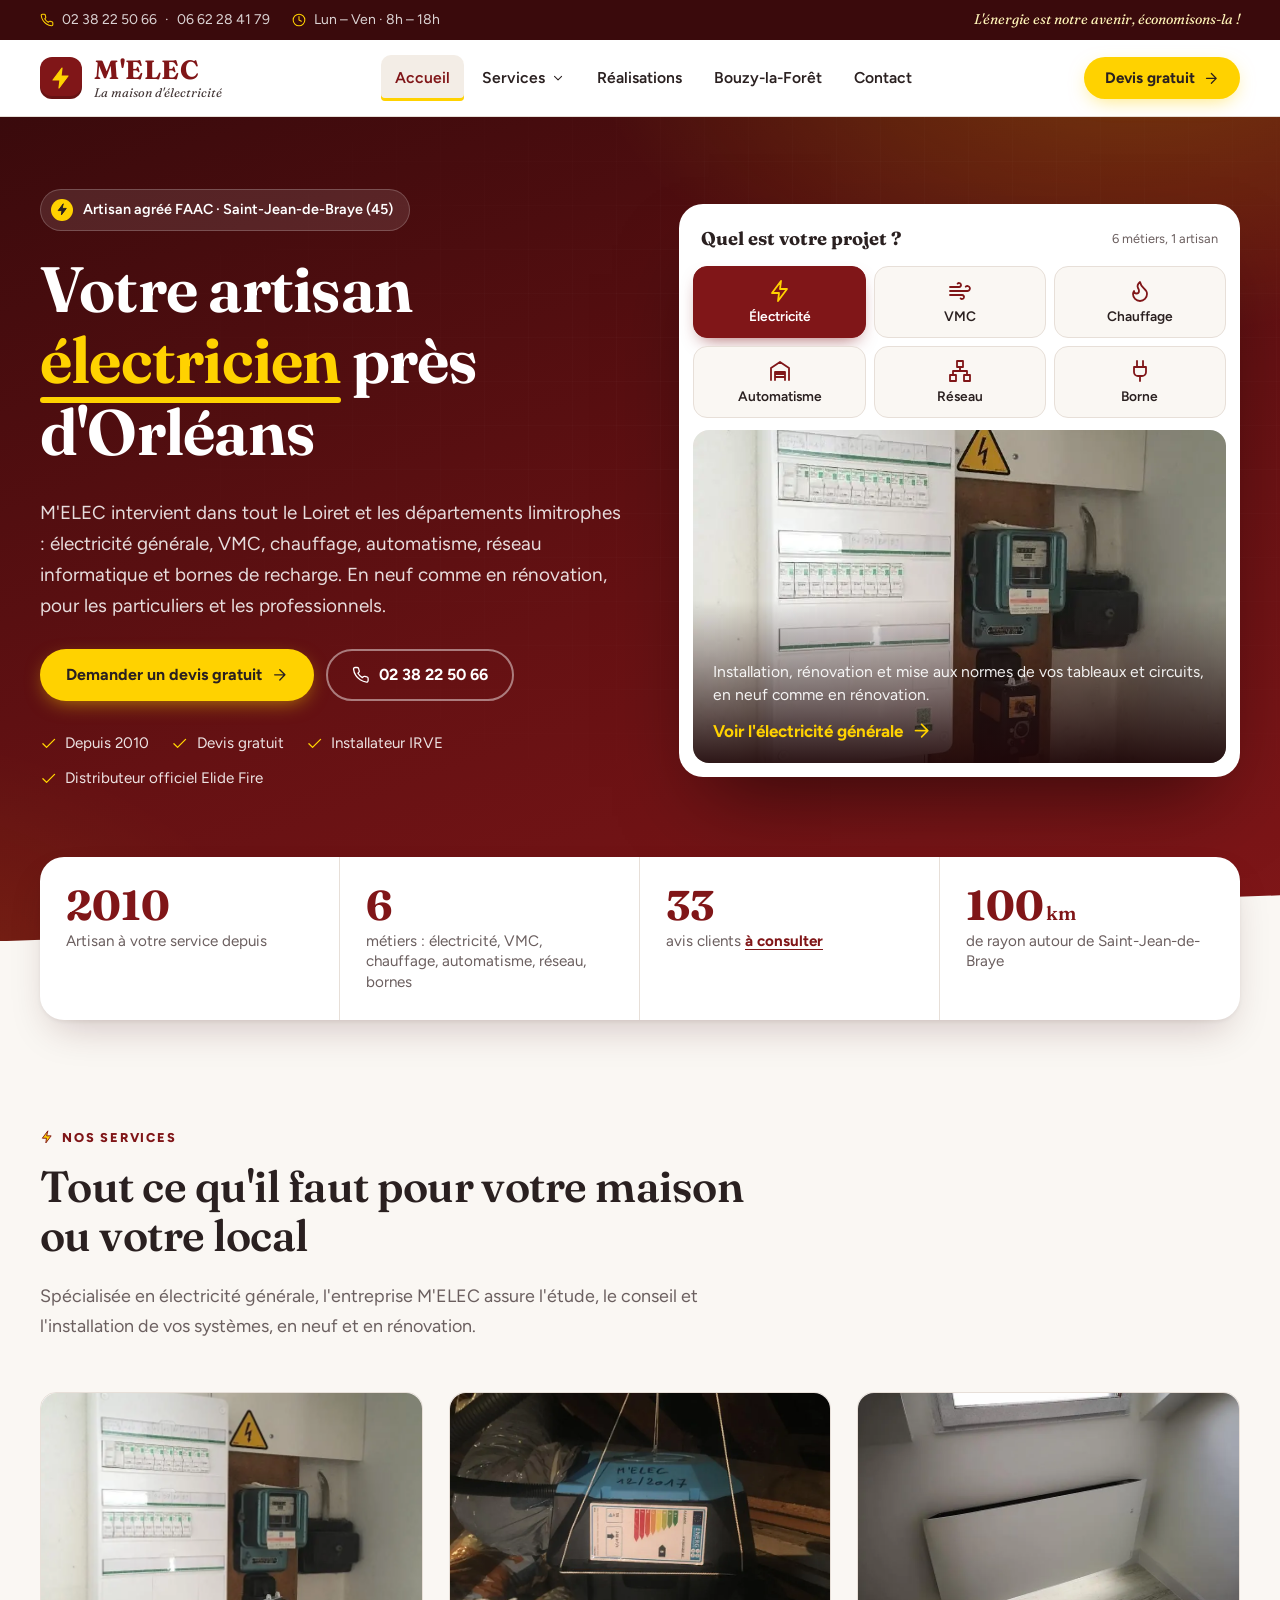
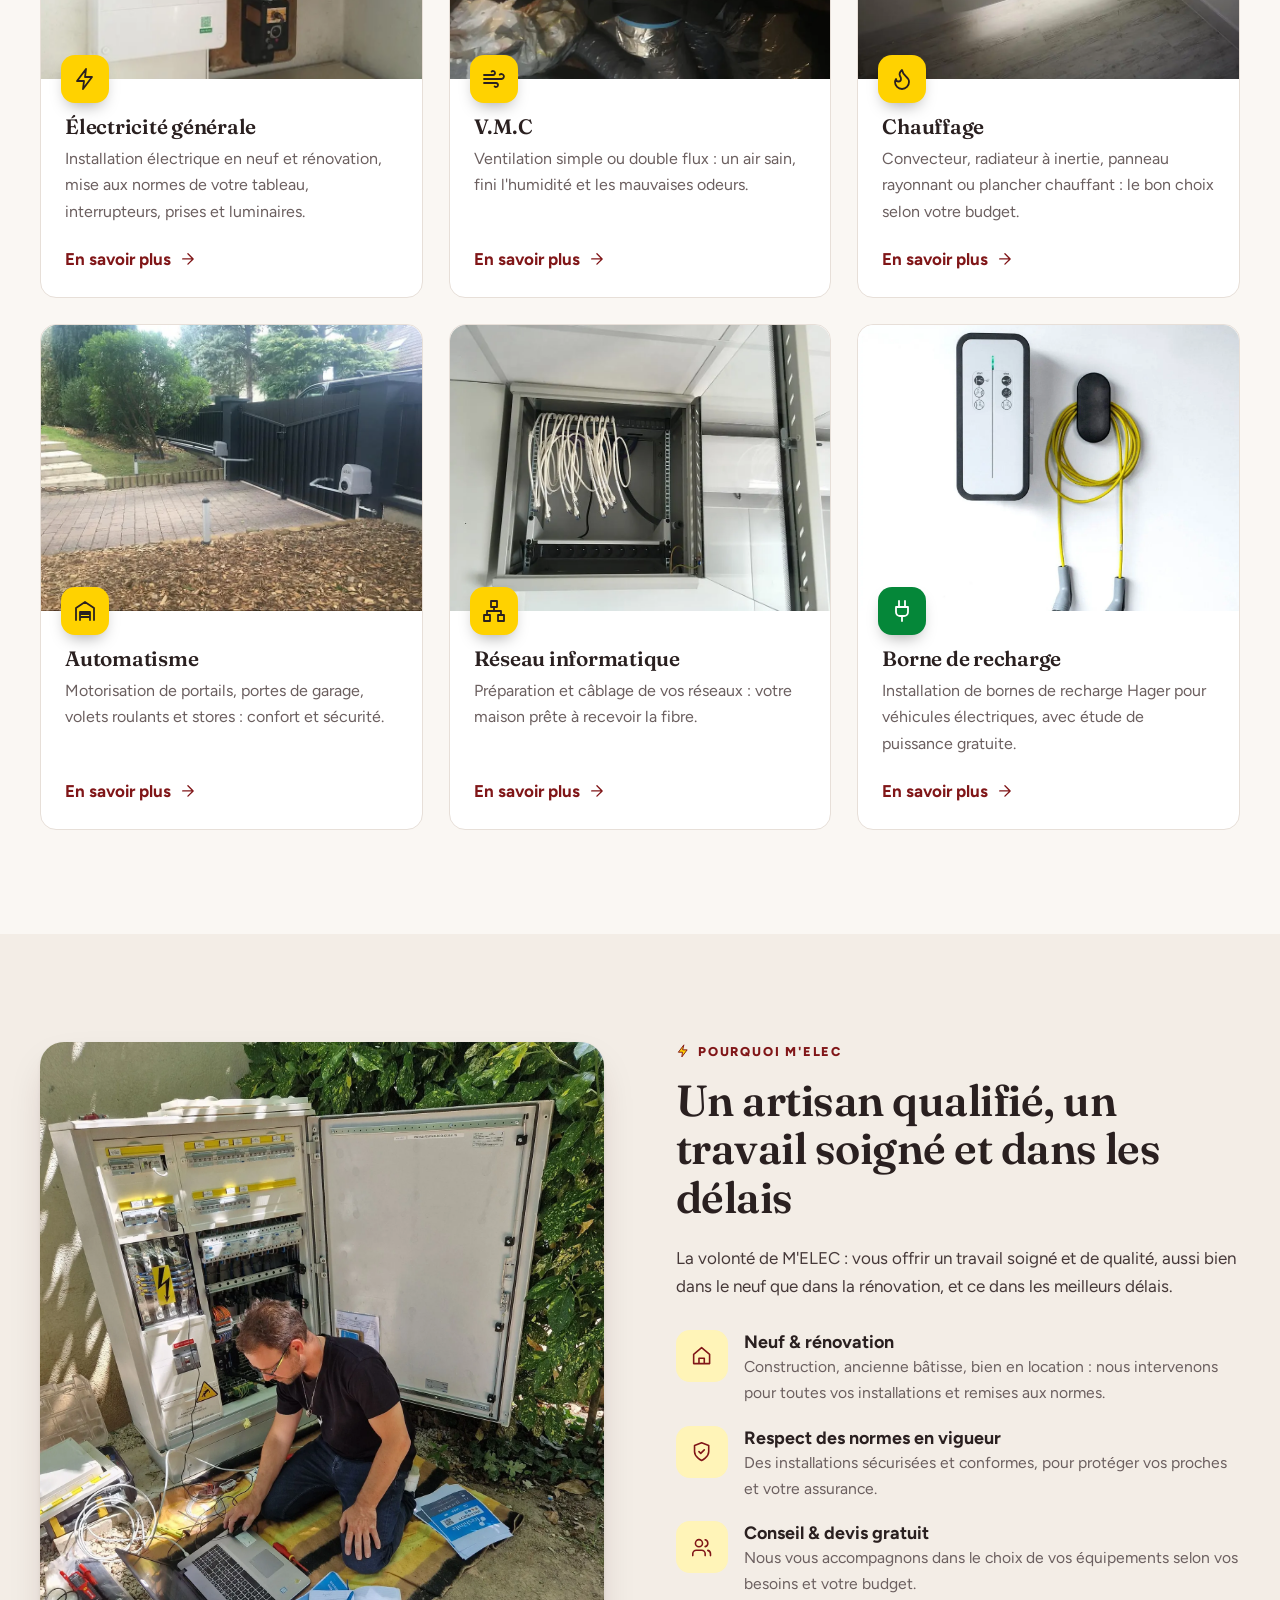
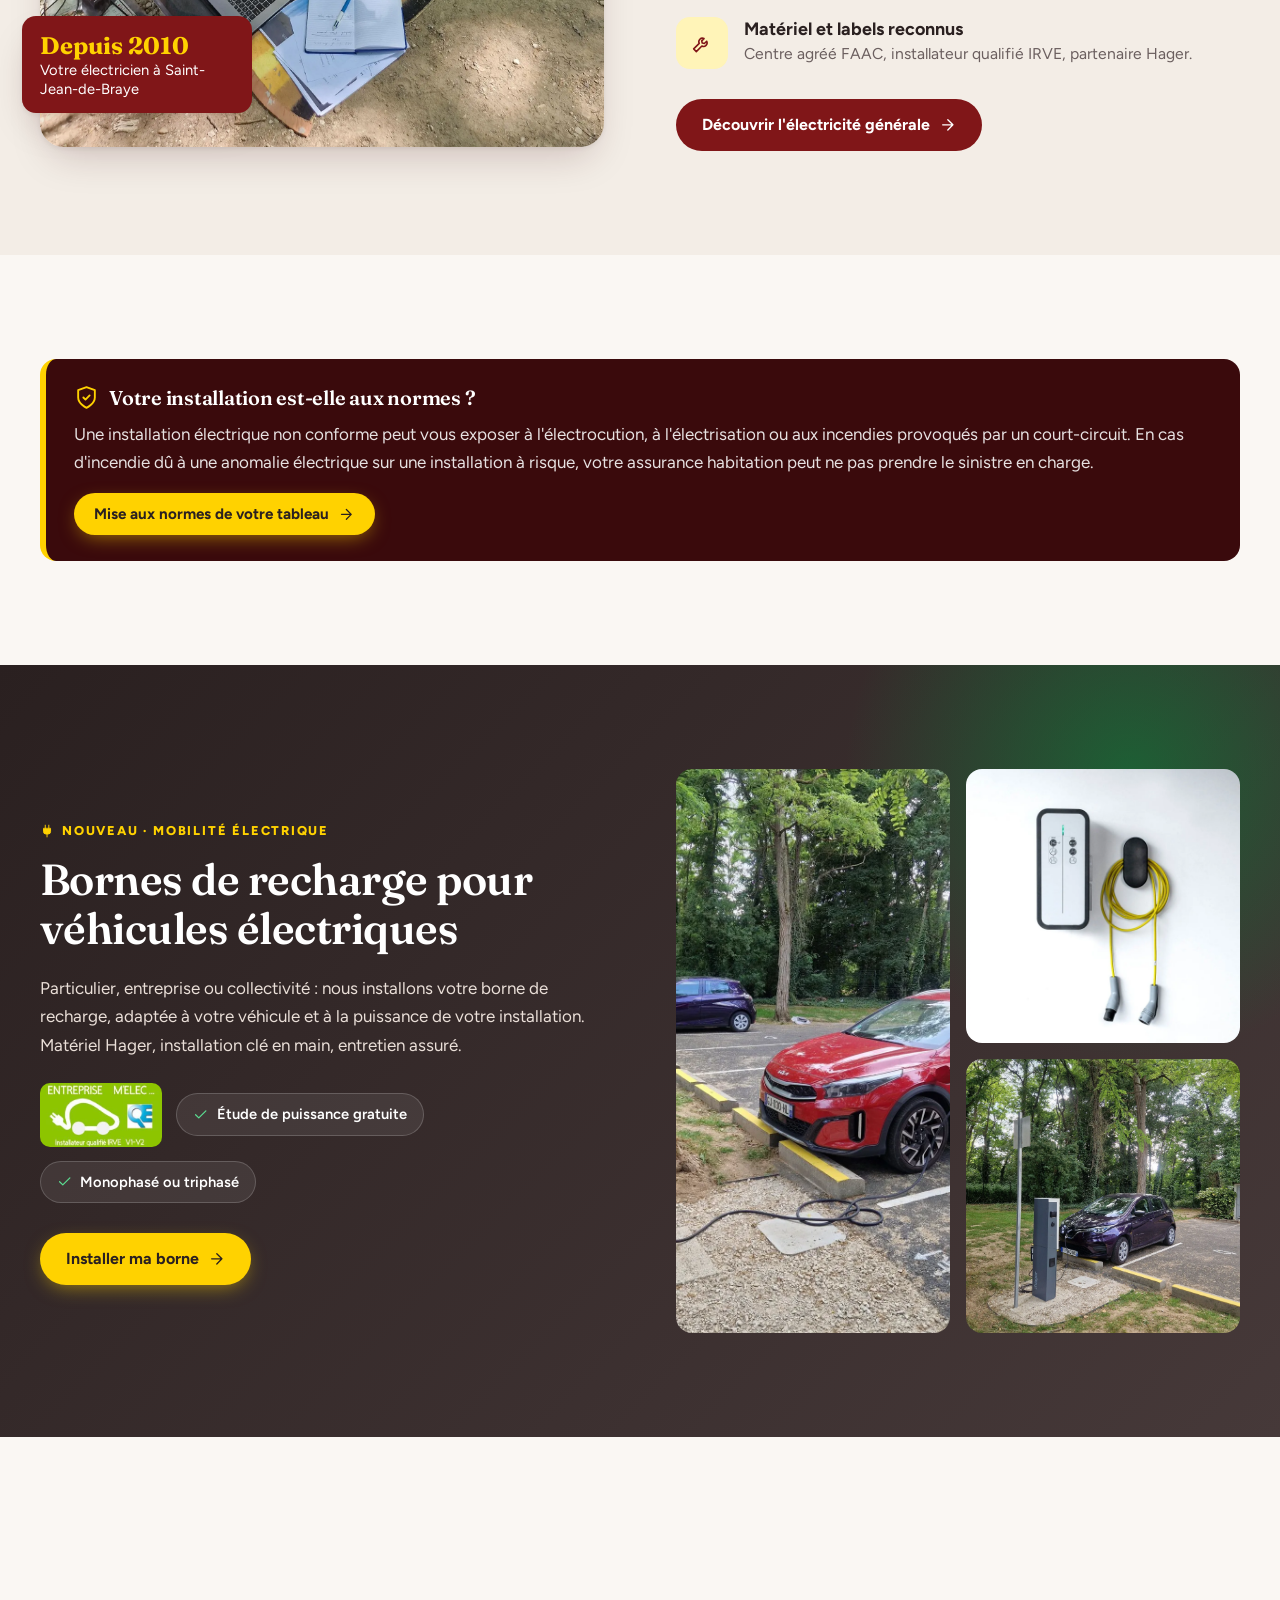
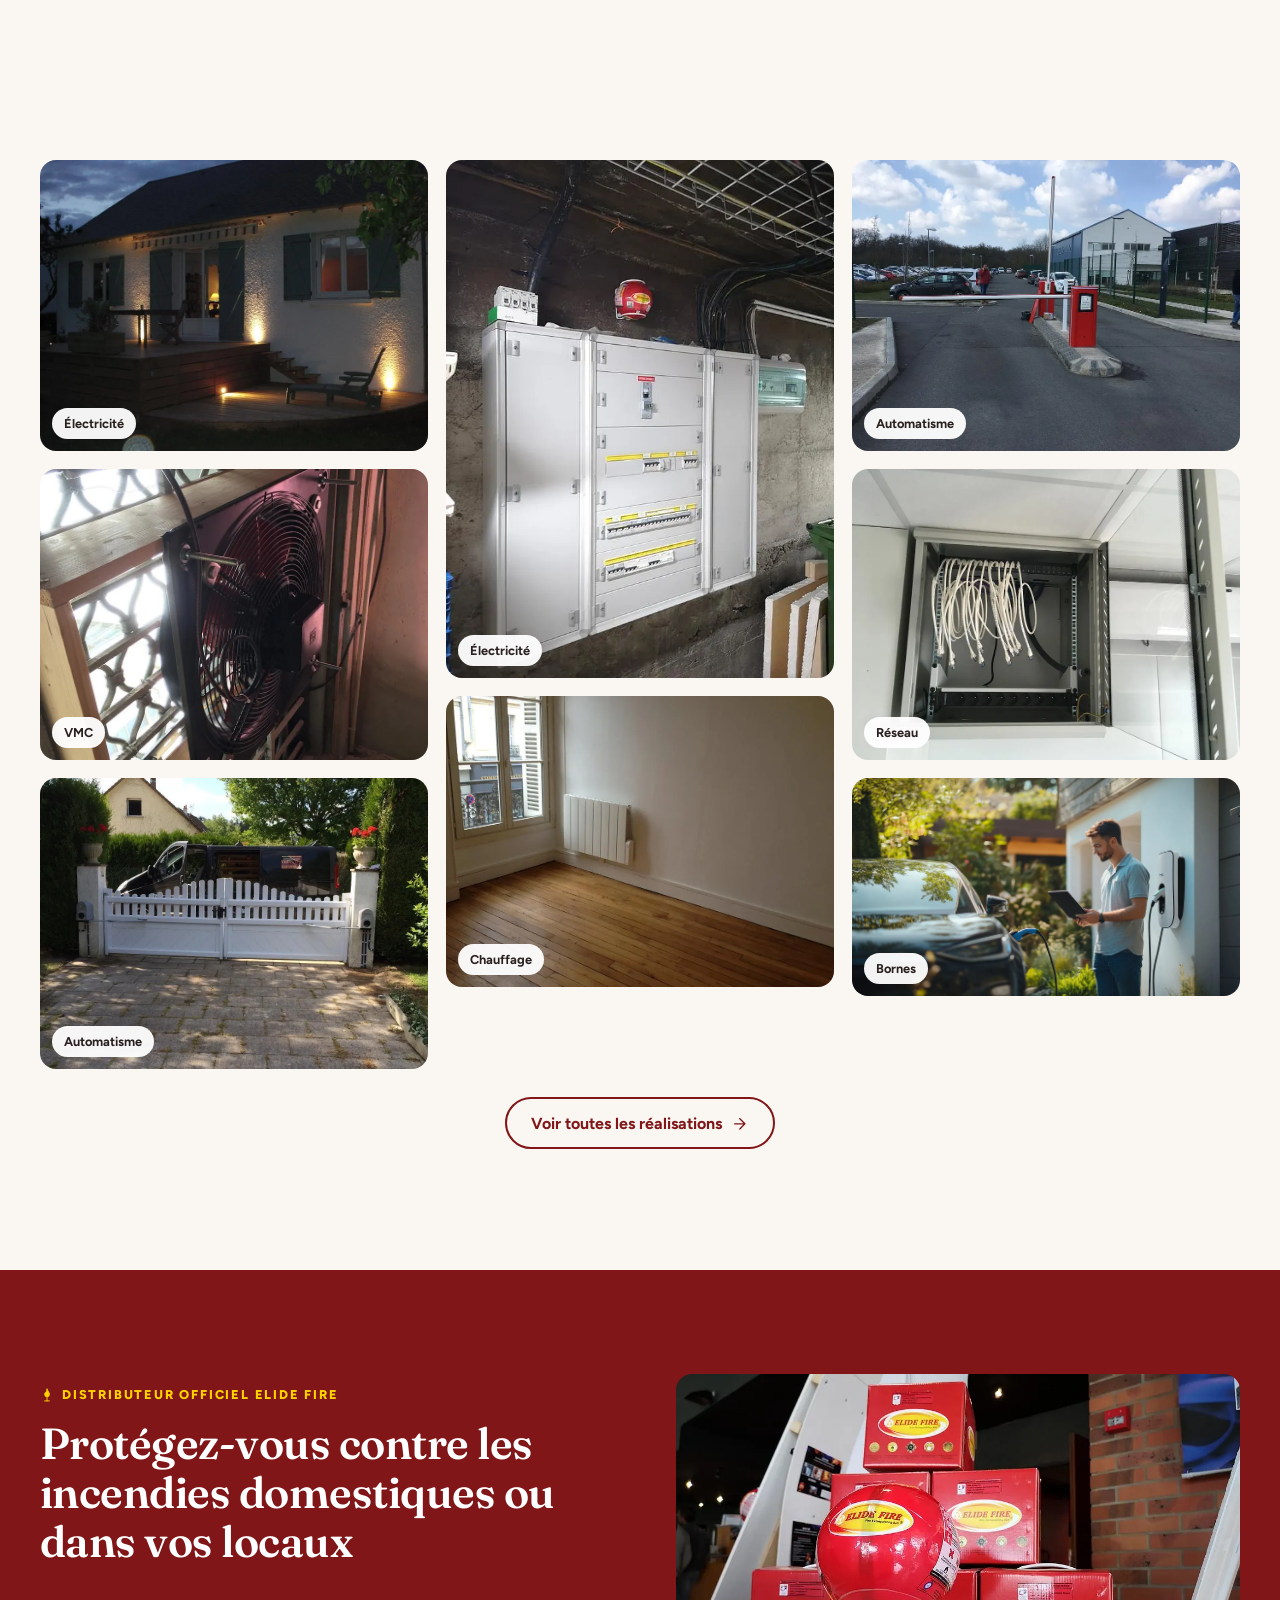
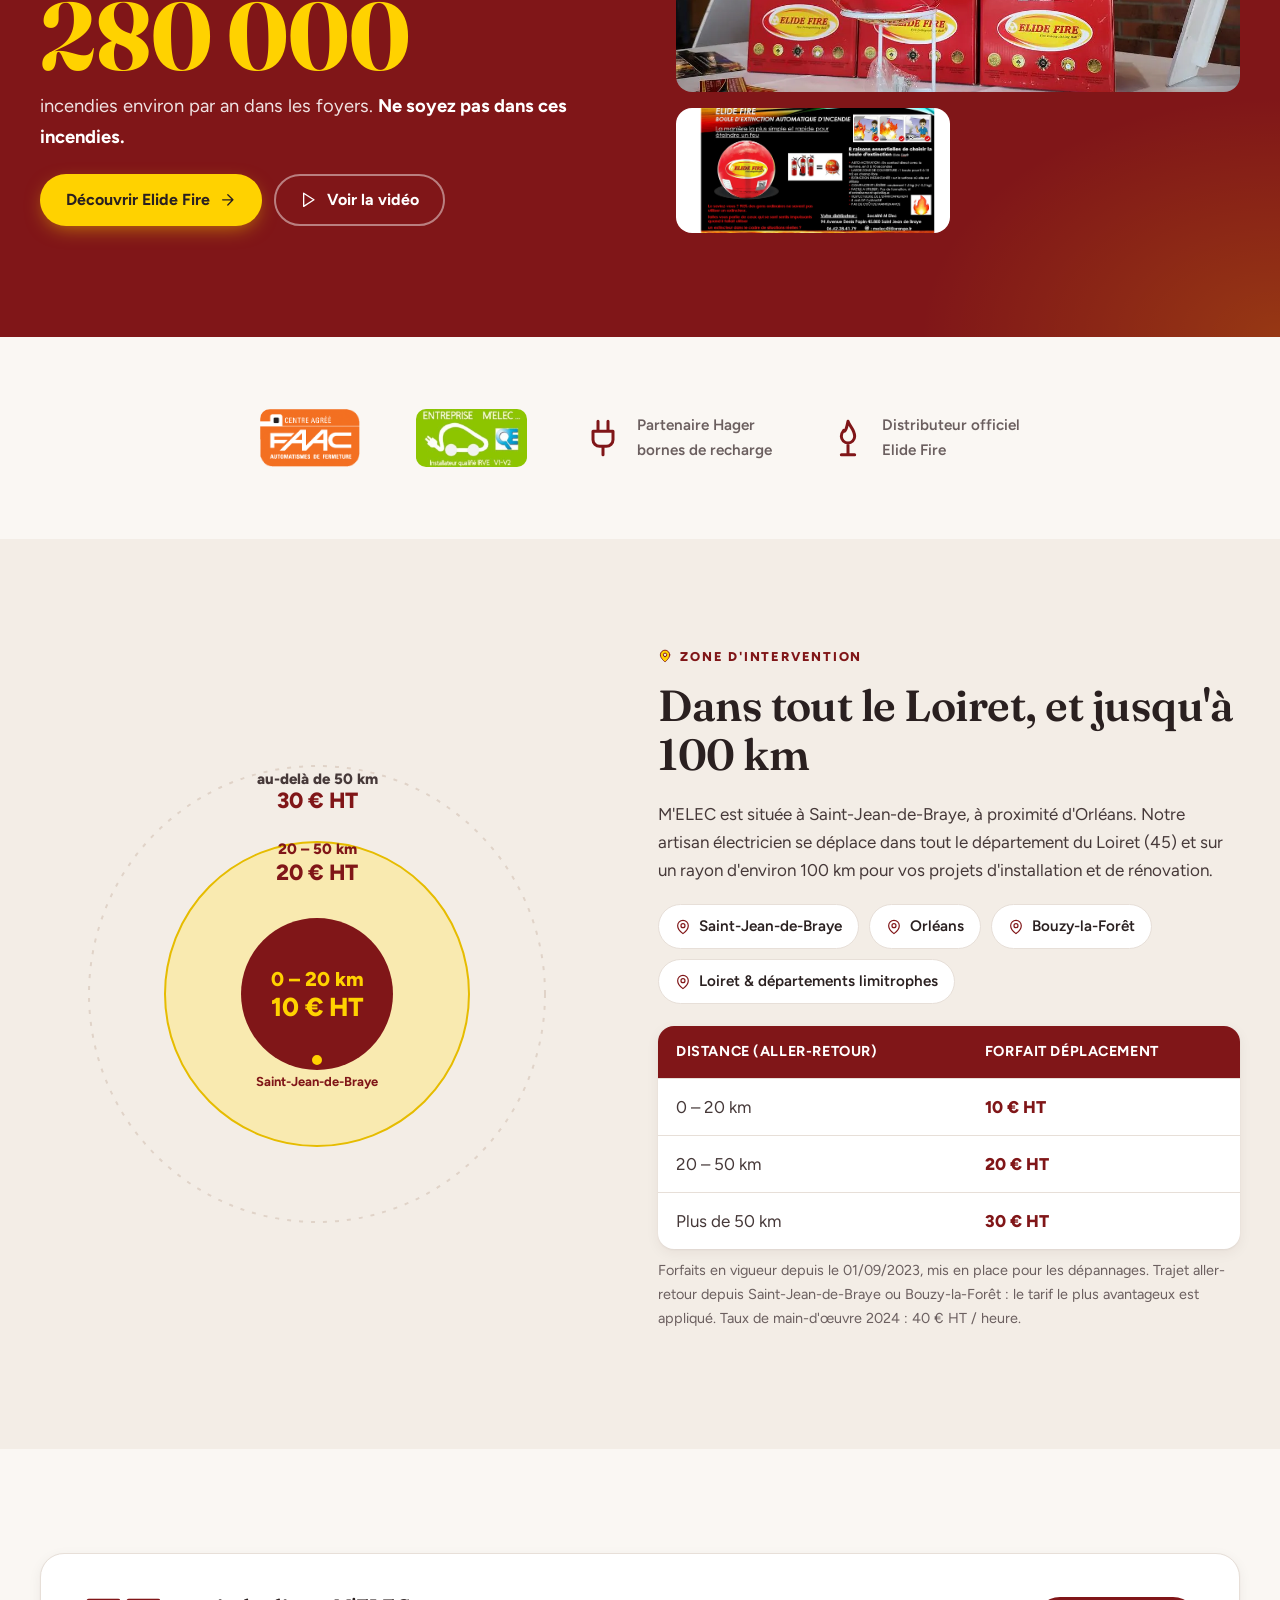
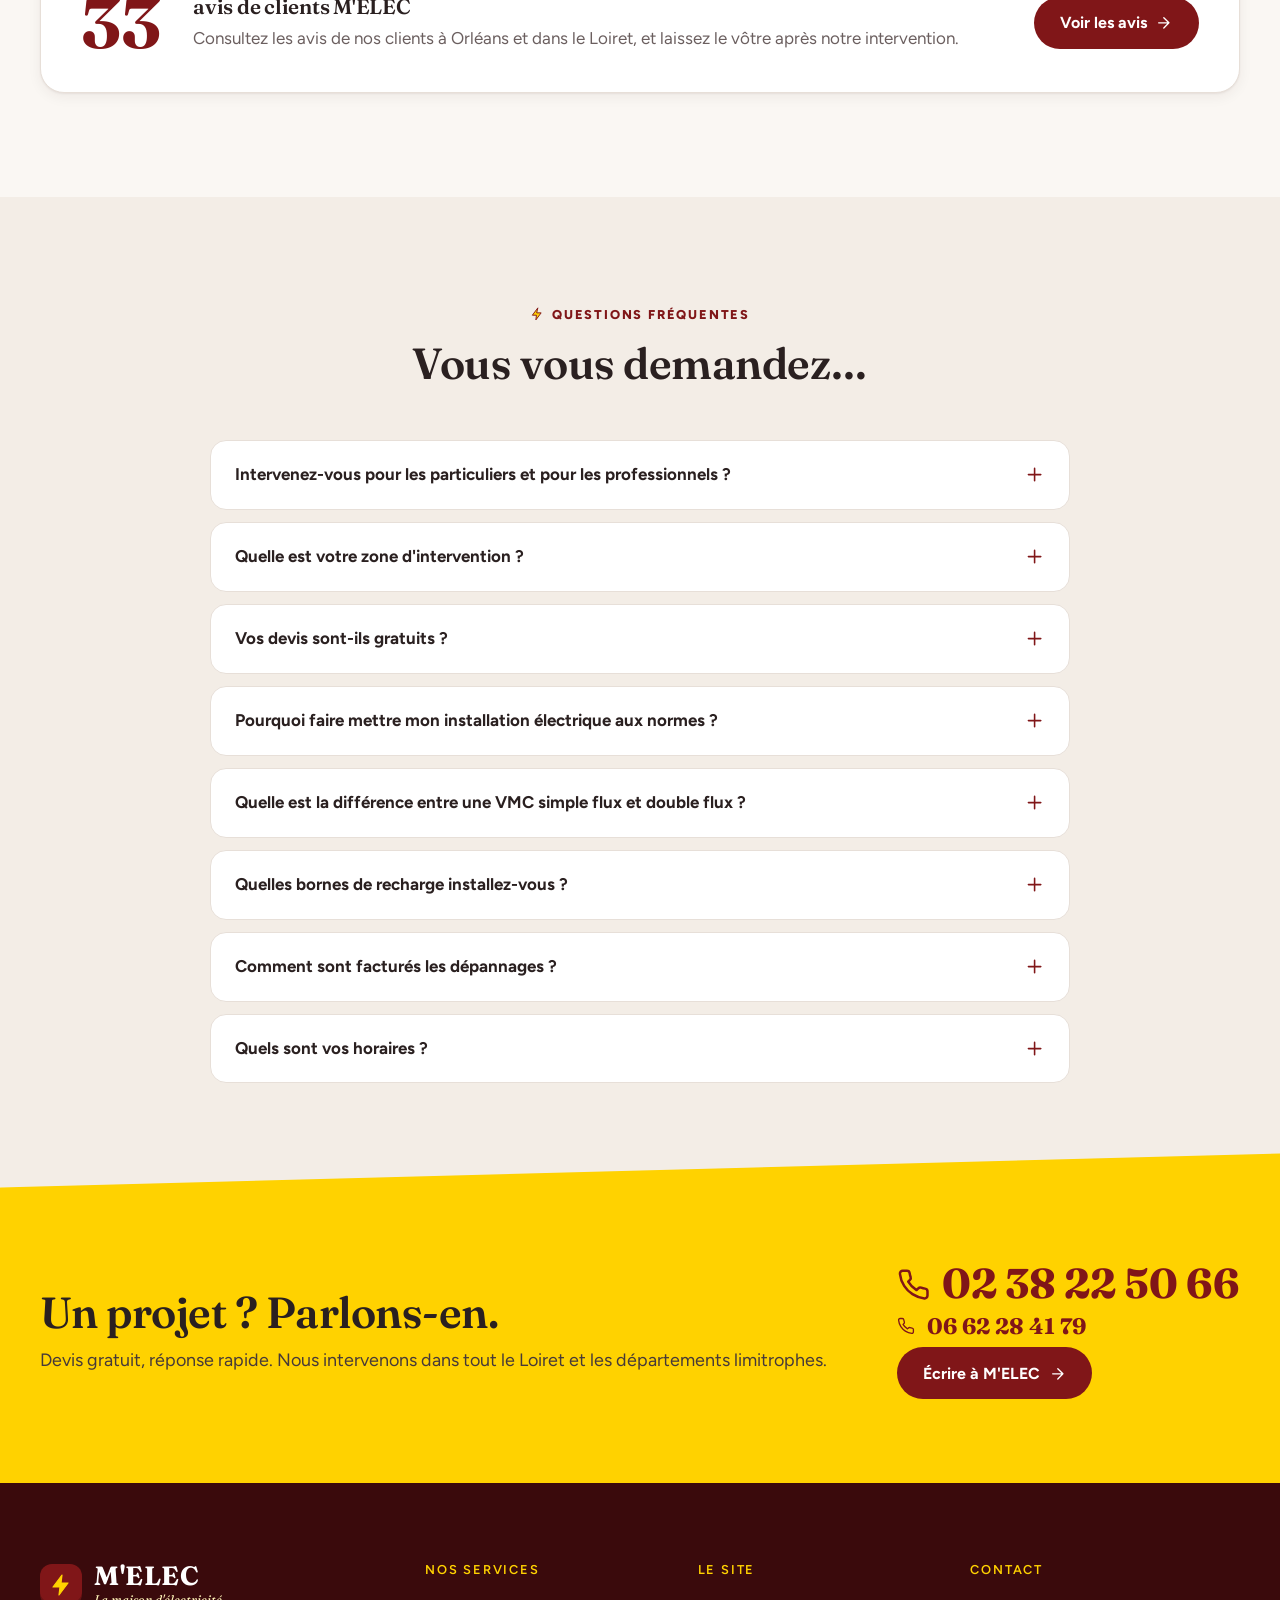
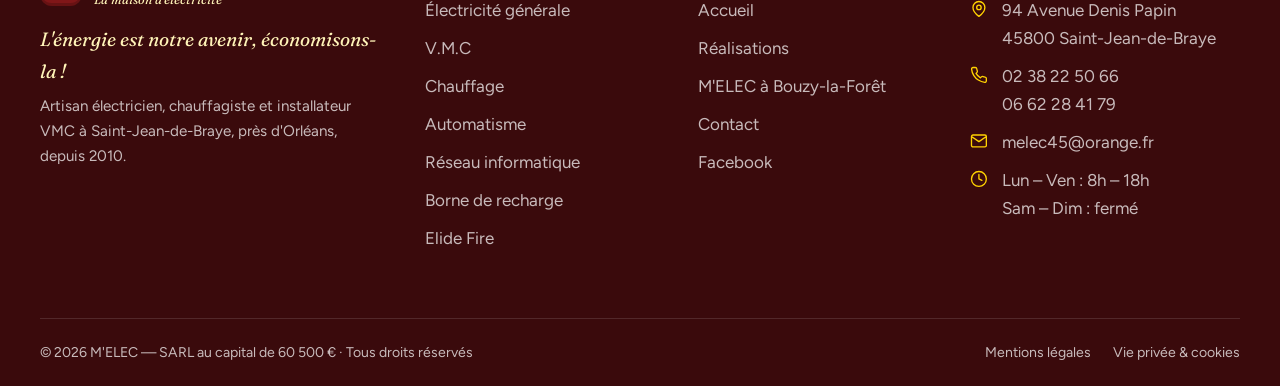
<file: index.html>
<!doctype html>
<html lang="fr" class="no-js">
<head>
<meta charset="utf-8">
<meta name="viewport" content="width=device-width, initial-scale=1">
<title>M'ELEC · Artisan électricien, chauffagiste, VMC à Orléans (45)</title>
<meta name="description" content="M'ELEC, artisan électricien à Saint-Jean-de-Braye près d'Orléans : électricité générale, VMC, chauffage, automatisme, réseau informatique, bornes de recharge. Devis gratuit.">
<meta name="theme-color" content="#801618">
<meta property="og:type" content="website"><meta property="og:locale" content="fr_FR">
<meta property="og:title" content="M'ELEC · Artisan électricien, chauffagiste, VMC à Orléans (45)"><meta property="og:description" content="M'ELEC, artisan électricien à Saint-Jean-de-Braye près d'Orléans : électricité générale, VMC, chauffage, automatisme, réseau informatique, bornes de recharge. Devis gratuit.">
<link rel="icon" href="assets/favicon.svg" type="image/svg+xml">
<link rel="preconnect" href="https://fonts.googleapis.com"><link rel="preconnect" href="https://fonts.gstatic.com" crossorigin>
<link href="https://fonts.googleapis.com/css2?family=Figtree:wght@400;500;600;700;800&family=Fraunces:ital,opsz,wght@0,9..144,500..700;1,9..144,500..600&display=swap" rel="stylesheet">
<link rel="stylesheet" href="assets/css/style.css">
<script type="application/ld+json">{"@context":"https://schema.org","@type":"Electrician","name":"M'ELEC","slogan":"L'énergie est notre avenir, économisons-la !","description":"Artisan électricien, chauffagiste et installateur VMC à Saint-Jean-de-Braye (Loiret), agréé FAAC, installateur IRVE, distributeur officiel Elide Fire.","telephone":"+33238225066","email":"melec45@orange.fr","foundingDate":"2010","address":{"@type":"PostalAddress","streetAddress":"94 Avenue Denis Papin","postalCode":"45800","addressLocality":"Saint-Jean-de-Braye","addressCountry":"FR"},"openingHoursSpecification":[{"@type":"OpeningHoursSpecification","dayOfWeek":["Monday","Tuesday","Wednesday","Thursday","Friday"],"opens":"08:00","closes":"18:00"}],"areaServed":[{"@type":"AdministrativeArea","name":"Loiret"},{"@type":"City","name":"Orléans"}],"sameAs":["https://facebook.com/Melec-290972847989474"]}</script>
</head>
<body class="">
<svg width="0" height="0" style="position:absolute" aria-hidden="true" focusable="false"><defs><symbol id="i-bolt" viewBox="0 0 24 24"><path d="M13 2 4 14h7l-1 8 9-12h-7z"/></symbol><symbol id="i-vmc" viewBox="0 0 24 24"><path d="M9.6 4.6A2 2 0 1 1 11 8H2M12.6 19.4A2 2 0 1 0 14 16H2M17.7 7.7A2.5 2.5 0 1 1 19.5 12H2"/></symbol><symbol id="i-heat" viewBox="0 0 24 24"><path d="M8.5 14.5A2.5 2.5 0 0 0 11 12c0-1.38-.5-2-1-3-1.07-2.14-.22-4.05 2-6 .5 2.5 2 4.9 4 6.5 2 1.6 3 3.5 3 5.5a7 7 0 1 1-14 0c0-1.15.43-2.29 1-3a2.5 2.5 0 0 0 2.5 2.5z"/></symbol><symbol id="i-gate" viewBox="0 0 24 24"><path d="M3 21V9l9-6 9 6v12M7 21v-8h10v8M7 15h10M7 18h10"/></symbol><symbol id="i-net" viewBox="0 0 24 24"><path d="M9 2h6v6H9zM2 16h6v6H2zM16 16h6v6h-6zM5 16v-4h14v4M12 12V8"/></symbol><symbol id="i-plug" viewBox="0 0 24 24"><path d="M12 22v-5M9 8V2M15 8V2M18 8v5a4 4 0 0 1-4 4h-4a4 4 0 0 1-4-4V8z"/></symbol><symbol id="i-phone" viewBox="0 0 24 24"><path d="M22 16.92v3a2 2 0 0 1-2.18 2 19.79 19.79 0 0 1-8.63-3.07 19.5 19.5 0 0 1-6-6 19.79 19.79 0 0 1-3.07-8.67A2 2 0 0 1 4.11 2h3a2 2 0 0 1 2 1.72c.13.96.36 1.9.7 2.81a2 2 0 0 1-.45 2.11L8.09 9.91a16 16 0 0 0 6 6l1.27-1.27a2 2 0 0 1 2.11-.45c.91.34 1.85.57 2.81.7A2 2 0 0 1 22 16.92z"/></symbol><symbol id="i-mail" viewBox="0 0 24 24"><path d="M4 4h16a2 2 0 0 1 2 2v12a2 2 0 0 1-2 2H4a2 2 0 0 1-2-2V6a2 2 0 0 1 2-2zM22 6l-10 7L2 6"/></symbol><symbol id="i-pin" viewBox="0 0 24 24"><path d="M20 10c0 6-8 12-8 12S4 16 4 10a8 8 0 0 1 16 0zM12 13a3 3 0 1 0 0-6 3 3 0 0 0 0 6z"/></symbol><symbol id="i-clock" viewBox="0 0 24 24"><path d="M12 22a10 10 0 1 0 0-20 10 10 0 0 0 0 20zM12 6v6l4 2"/></symbol><symbol id="i-check" viewBox="0 0 24 24"><path d="M20 6 9 17l-5-5"/></symbol><symbol id="i-arrow" viewBox="0 0 24 24"><path d="M5 12h14M12 5l7 7-7 7"/></symbol><symbol id="i-shield" viewBox="0 0 24 24"><path d="M12 22s8-4 8-10V5l-8-3-8 3v7c0 6 8 10 8 10zM9 12l2 2 4-4"/></symbol><symbol id="i-menu" viewBox="0 0 24 24"><path d="M4 6h16M4 12h16M4 18h16"/></symbol><symbol id="i-close" viewBox="0 0 24 24"><path d="M18 6 6 18M6 6l12 12"/></symbol><symbol id="i-plus" viewBox="0 0 24 24"><path d="M12 5v14M5 12h14"/></symbol><symbol id="i-chev" viewBox="0 0 24 24"><path d="m6 9 6 6 6-6"/></symbol><symbol id="i-home" viewBox="0 0 24 24"><path d="M3 10.5 12 3l9 7.5V21H3zM9 21v-6h6v6"/></symbol><symbol id="i-fire" viewBox="0 0 24 24"><path d="M12 2c1 3 4 5 4 9a4 4 0 0 1-8 0c0-1.5.6-2.6 1.4-3.6C10 9 11 7 12 2zM8 22h8M12 15v7"/></symbol><symbol id="i-euro" viewBox="0 0 24 24"><path d="M18 7a6 6 0 1 0 0 10M4 10h10M4 14h10"/></symbol><symbol id="i-users" viewBox="0 0 24 24"><path d="M16 21v-2a4 4 0 0 0-4-4H6a4 4 0 0 0-4 4v2M9 11a4 4 0 1 0 0-8 4 4 0 0 0 0 8zM22 21v-2a4 4 0 0 0-3-3.87M16 3.13a4 4 0 0 1 0 7.75"/></symbol><symbol id="i-tool" viewBox="0 0 24 24"><path d="M14.7 6.3a4 4 0 0 0-5.4 5.4L3 18l3 3 6.3-6.3a4 4 0 0 0 5.4-5.4l-2.6 2.6-2.4-.6-.6-2.4z"/></symbol><symbol id="i-play" viewBox="0 0 24 24"><path d="M5 3l14 9-14 9z"/></symbol></defs></svg>
<a class="skip" href="#main">Aller au contenu</a>
<div class="topbar"><div class="container">
  <ul>
    <li><svg class="icon " aria-hidden="true"><use href="#i-phone"/></svg><a href="tel:+33238225066">02 38 22 50 66</a> · <a href="tel:+33662284179">06 62 28 41 79</a></li>
    <li><svg class="icon " aria-hidden="true"><use href="#i-clock"/></svg>Lun – Ven · 8h – 18h</li>
  </ul>
  <span class="topbar-tag">L'énergie est notre avenir, économisons-la !</span>
</div></div>
<header class="header"><div class="container">
  <a class="logo" href="index.html" aria-label="M'ELEC, la maison d'électricité — accueil">
    <span class="logo-bolt"><svg class="icon " aria-hidden="true"><use href="#i-bolt"/></svg></span>
    <span class="logo-text"><span class="logo-name">M'ELEC</span><span class="logo-tag">La maison d'électricité</span></span>
  </a>
  <nav class="nav" id="nav" aria-label="Navigation principale"><ul>
    <li><a href="index.html" aria-current="page">Accueil</a></li>
    <li class="has-sub"><a href="index.html#services" aria-haspopup="true">Services <svg class="icon icon-chev" aria-hidden="true"><use href="#i-chev"/></svg></a><ul class="sub"><li><a href="electricite-generale.html"><svg class="icon " aria-hidden="true"><use href="#i-bolt"/></svg>Électricité générale</a></li><li><a href="vmc.html"><svg class="icon " aria-hidden="true"><use href="#i-vmc"/></svg>V.M.C</a></li><li><a href="chauffage.html"><svg class="icon " aria-hidden="true"><use href="#i-heat"/></svg>Chauffage</a></li><li><a href="automatisme.html"><svg class="icon " aria-hidden="true"><use href="#i-gate"/></svg>Automatisme</a></li><li><a href="reseau-informatique.html"><svg class="icon " aria-hidden="true"><use href="#i-net"/></svg>Réseau informatique</a></li><li><a href="borne-de-recharge.html"><svg class="icon " aria-hidden="true"><use href="#i-plug"/></svg>Borne de recharge</a></li><li><a href="elide-fire.html"><svg class="icon " aria-hidden="true"><use href="#i-fire"/></svg>Elide Fire</a></li></ul></li>
    <li><a href="realisations.html">Réalisations</a></li>
    <li><a href="bouzy-la-foret.html">Bouzy-la-Forêt</a></li>
    <li><a href="contact.html">Contact</a></li>
  </ul></nav>
  <div class="header-cta">
    <a class="btn btn-primary btn-sm" href="contact.html">Devis gratuit <svg class="icon icon-arrow" aria-hidden="true"><use href="#i-arrow"/></svg></a>
    <button class="burger" type="button" aria-expanded="false" aria-controls="nav" aria-label="Ouvrir le menu"><svg class="icon " aria-hidden="true"><use href="#i-menu"/></svg></button>
  </div>
</div></header>
<main id="main">

<section class="hero">
  <div class="container">
    <div>
      <span class="badge"><span class="dot"><svg class="icon " aria-hidden="true"><use href="#i-bolt"/></svg></span><span class="d-only">Artisan agréé FAAC · Saint-Jean-de-Braye (45)</span><span class="m-only">Agréé FAAC · Saint-Jean-de-Braye</span></span>
      <h1>Votre artisan <span class="mark">électricien</span> près d'Orléans</h1>
      <p class="hero-lead"><span class="d-only">M'ELEC intervient dans tout le Loiret et les départements limitrophes : électricité générale, VMC, chauffage, automatisme, réseau informatique et bornes de recharge. En neuf comme en rénovation, pour les particuliers et les professionnels.</span><span class="m-only">Électricité, VMC, chauffage, automatisme, réseau et bornes de recharge, dans tout le Loiret.</span></p>
      <div class="hero-cta">
        <a class="btn btn-primary" href="contact.html"><span class="d-only">Demander un devis gratuit</span><span class="m-only">Devis gratuit</span> <svg class="icon icon-arrow" aria-hidden="true"><use href="#i-arrow"/></svg></a>
        <a class="btn btn-ghost" href="tel:+33238225066"><svg class="icon " aria-hidden="true"><use href="#i-phone"/></svg>02 38 22 50 66</a>
      </div>
      <ul class="chips">
        <li><svg class="icon " aria-hidden="true"><use href="#i-check"/></svg>Depuis 2010</li><li><svg class="icon " aria-hidden="true"><use href="#i-check"/></svg>Devis gratuit</li><li><svg class="icon " aria-hidden="true"><use href="#i-check"/></svg>Installateur IRVE</li><li><svg class="icon " aria-hidden="true"><use href="#i-check"/></svg>Distributeur officiel Elide Fire</li>
      </ul>
    </div>
    <div class="selector" aria-label="Choisissez votre projet">
      <div class="selector-head"><strong>Quel est votre projet ?</strong><span>6 métiers, 1 artisan</span></div>
      <div class="tabs" role="tablist" aria-label="Nos services"><button class="tab" role="tab" type="button" id="tab-elec" aria-controls="p-elec" aria-selected="true" tabindex="0"><svg class="icon " aria-hidden="true"><use href="#i-bolt"/></svg>Électricité</button><button class="tab" role="tab" type="button" id="tab-vmc" aria-controls="p-vmc" aria-selected="false" tabindex="-1"><svg class="icon " aria-hidden="true"><use href="#i-vmc"/></svg>VMC</button><button class="tab" role="tab" type="button" id="tab-chauf" aria-controls="p-chauf" aria-selected="false" tabindex="-1"><svg class="icon " aria-hidden="true"><use href="#i-heat"/></svg>Chauffage</button><button class="tab" role="tab" type="button" id="tab-auto" aria-controls="p-auto" aria-selected="false" tabindex="-1"><svg class="icon " aria-hidden="true"><use href="#i-gate"/></svg>Automatisme</button><button class="tab" role="tab" type="button" id="tab-reseau" aria-controls="p-reseau" aria-selected="false" tabindex="-1"><svg class="icon " aria-hidden="true"><use href="#i-net"/></svg>Réseau</button><button class="tab" role="tab" type="button" id="tab-borne" aria-controls="p-borne" aria-selected="false" tabindex="-1"><svg class="icon " aria-hidden="true"><use href="#i-plug"/></svg>Borne</button></div>
      <div class="panel" role="tabpanel" id="p-elec" aria-labelledby="tab-elec">
    <img src="assets/img/tableau-electrique.webp" alt="Tableau électrique dans un local technique" width="800" height="500">
    <div class="panel-body"><p>Installation, rénovation et mise aux normes de vos tableaux et circuits, en neuf comme en rénovation.</p><a href="electricite-generale.html">Voir l'électricité générale <svg class="icon " aria-hidden="true"><use href="#i-arrow"/></svg></a></div></div><div class="panel" role="tabpanel" id="p-vmc" aria-labelledby="tab-vmc" hidden>
    <img src="assets/img/vmc-combles.webp" alt="VMC installée dans des combles avec ses gaines" width="800" height="500" loading="lazy">
    <div class="panel-body"><p>Simple ou double flux : un air sain, moins d'humidité et des économies d'énergie.</p><a href="vmc.html">Voir la VMC <svg class="icon " aria-hidden="true"><use href="#i-arrow"/></svg></a></div></div><div class="panel" role="tabpanel" id="p-chauf" aria-labelledby="tab-chauf" hidden>
    <img src="assets/img/radiateur-inertie.webp" alt="Radiateur à inertie installé dans une pièce lumineuse" width="800" height="500" loading="lazy">
    <div class="panel-body"><p>Convecteur, inertie, panneau rayonnant, plancher chauffant : le bon système pour chaque pièce.</p><a href="chauffage.html">Voir le chauffage <svg class="icon " aria-hidden="true"><use href="#i-arrow"/></svg></a></div></div><div class="panel" role="tabpanel" id="p-auto" aria-labelledby="tab-auto" hidden>
    <img src="assets/img/portail-motorise.webp" alt="Portail noir motorisé dans un jardin" width="800" height="500" loading="lazy">
    <div class="panel-body"><p>Portails, portes de garage, volets et stores motorisés pour plus de confort et de sécurité.</p><a href="automatisme.html">Voir l'automatisme <svg class="icon " aria-hidden="true"><use href="#i-arrow"/></svg></a></div></div><div class="panel" role="tabpanel" id="p-reseau" aria-labelledby="tab-reseau" hidden>
    <img src="assets/img/baie-reseau.webp" alt="Baie de brassage réseau câblée" width="800" height="500" loading="lazy">
    <div class="panel-body"><p>Préparation et câblage de vos réseaux, votre maison prête pour la fibre.</p><a href="reseau-informatique.html">Voir le réseau informatique <svg class="icon " aria-hidden="true"><use href="#i-arrow"/></svg></a></div></div><div class="panel" role="tabpanel" id="p-borne" aria-labelledby="tab-borne" hidden>
    <img src="assets/img/borne-hager.webp" alt="Borne de recharge murale Hager avec câble jaune" width="800" height="500" loading="lazy">
    <div class="panel-body"><p>Bornes de recharge Hager, étude de puissance gratuite, installateur qualifié IRVE.</p><a href="borne-de-recharge.html">Voir les bornes de recharge <svg class="icon " aria-hidden="true"><use href="#i-arrow"/></svg></a></div></div>
    </div>
  </div>
</section>

<section class="stats" aria-label="M'ELEC en chiffres"><div class="container"><div class="stats-grid reveal">
  <div class="stat"><b>2010</b><span>Artisan à votre service depuis</span></div>
  <div class="stat"><b>6</b><span>métiers : électricité, VMC, chauffage, automatisme, réseau, bornes</span></div>
  <div class="stat"><b>33</b><span>avis clients <a href="https://www.melec45.fr/page-avis" target="_blank" rel="noopener" style="color:var(--bx);font-weight:700">à consulter</a></span></div>
  <div class="stat"><b>100<small>km</small></b><span>de rayon autour de Saint-Jean-de-Braye</span></div>
</div></div></section>

<section class="section" id="services" aria-labelledby="services-t"><div class="container">
  <div class="section-head reveal"><span class="eyebrow"><svg class="icon " aria-hidden="true"><use href="#i-bolt"/></svg>Nos services</span>
    <h2 id="services-t">Tout ce qu'il faut pour votre maison ou votre local</h2>
    <p>Spécialisée en électricité générale, l'entreprise M'ELEC assure l'étude, le conseil et l'installation de vos systèmes, en neuf et en rénovation.</p></div>
  <div class="grid-3 swipe"><article class="card reveal" data-d="1">
    <div class="card-img"><img src="assets/img/tableau-electrique.webp" alt="Tableau électrique dans un local technique" loading="lazy" width="800" height="600"></div>
    <div class="card-body"><span class="card-ico"><svg class="icon " aria-hidden="true"><use href="#i-bolt"/></svg></span><h3>Électricité générale</h3><p>Installation électrique en neuf et rénovation, mise aux normes de votre tableau, interrupteurs, prises et luminaires.</p><a class="link-arrow stretch" href="electricite-generale.html">En savoir plus <svg class="icon " aria-hidden="true"><use href="#i-arrow"/></svg></a></div></article><article class="card reveal" data-d="2">
    <div class="card-img"><img src="assets/img/vmc-combles.webp" alt="VMC installée dans des combles avec ses gaines" loading="lazy" width="800" height="600"></div>
    <div class="card-body"><span class="card-ico"><svg class="icon " aria-hidden="true"><use href="#i-vmc"/></svg></span><h3>V.M.C</h3><p>Ventilation simple ou double flux : un air sain, fini l'humidité et les mauvaises odeurs.</p><a class="link-arrow stretch" href="vmc.html">En savoir plus <svg class="icon " aria-hidden="true"><use href="#i-arrow"/></svg></a></div></article><article class="card reveal" data-d="3">
    <div class="card-img"><img src="assets/img/radiateur-inertie.webp" alt="Radiateur à inertie installé dans une pièce lumineuse" loading="lazy" width="800" height="600"></div>
    <div class="card-body"><span class="card-ico"><svg class="icon " aria-hidden="true"><use href="#i-heat"/></svg></span><h3>Chauffage</h3><p>Convecteur, radiateur à inertie, panneau rayonnant ou plancher chauffant : le bon choix selon votre budget.</p><a class="link-arrow stretch" href="chauffage.html">En savoir plus <svg class="icon " aria-hidden="true"><use href="#i-arrow"/></svg></a></div></article><article class="card reveal" data-d="1">
    <div class="card-img"><img src="assets/img/portail-motorise.webp" alt="Portail noir motorisé dans un jardin" loading="lazy" width="800" height="600"></div>
    <div class="card-body"><span class="card-ico"><svg class="icon " aria-hidden="true"><use href="#i-gate"/></svg></span><h3>Automatisme</h3><p>Motorisation de portails, portes de garage, volets roulants et stores : confort et sécurité.</p><a class="link-arrow stretch" href="automatisme.html">En savoir plus <svg class="icon " aria-hidden="true"><use href="#i-arrow"/></svg></a></div></article><article class="card reveal" data-d="2">
    <div class="card-img"><img src="assets/img/baie-reseau.webp" alt="Baie de brassage réseau câblée" loading="lazy" width="800" height="600"></div>
    <div class="card-body"><span class="card-ico"><svg class="icon " aria-hidden="true"><use href="#i-net"/></svg></span><h3>Réseau informatique</h3><p>Préparation et câblage de vos réseaux : votre maison prête à recevoir la fibre.</p><a class="link-arrow stretch" href="reseau-informatique.html">En savoir plus <svg class="icon " aria-hidden="true"><use href="#i-arrow"/></svg></a></div></article><article class="card reveal is-ev" data-d="3">
    <div class="card-img"><img src="assets/img/borne-hager.webp" alt="Borne de recharge murale Hager avec câble jaune" loading="lazy" width="800" height="600"></div>
    <div class="card-body"><span class="card-ico"><svg class="icon " aria-hidden="true"><use href="#i-plug"/></svg></span><h3>Borne de recharge</h3><p>Installation de bornes de recharge Hager pour véhicules électriques, avec étude de puissance gratuite.</p><a class="link-arrow stretch" href="borne-de-recharge.html">En savoir plus <svg class="icon " aria-hidden="true"><use href="#i-arrow"/></svg></a></div></article></div>
</div></section>

<section class="section section-alt" aria-labelledby="why-t"><div class="container split">
  <div class="photo-frame reveal">
    <img src="assets/img/technicien-armoire.webp" alt="Technicien en intervention devant une armoire électrique" loading="lazy" width="900" height="1200">
    <div class="photo-tag"><b>Depuis 2010</b>Votre électricien à Saint-Jean-de-Braye</div>
  </div>
  <div class="reveal" data-d="1">
    <span class="eyebrow"><svg class="icon " aria-hidden="true"><use href="#i-bolt"/></svg>Pourquoi M'ELEC</span>
    <h2 id="why-t">Un artisan qualifié, un travail soigné et dans les délais</h2>
    <p>La volonté de M'ELEC : vous offrir un travail soigné et de qualité, aussi bien dans le neuf que dans la rénovation, et ce dans les meilleurs délais.</p>
    <div class="features">
      <div class="feature"><span class="feature-ico"><svg class="icon " aria-hidden="true"><use href="#i-home"/></svg></span><div><h3>Neuf &amp; rénovation</h3><p>Construction, ancienne bâtisse, bien en location : nous intervenons pour toutes vos installations et remises aux normes.</p></div></div>
      <div class="feature"><span class="feature-ico"><svg class="icon " aria-hidden="true"><use href="#i-shield"/></svg></span><div><h3>Respect des normes en vigueur</h3><p>Des installations sécurisées et conformes, pour protéger vos proches et votre assurance.</p></div></div>
      <div class="feature"><span class="feature-ico"><svg class="icon " aria-hidden="true"><use href="#i-users"/></svg></span><div><h3>Conseil &amp; devis gratuit</h3><p>Nous vous accompagnons dans le choix de vos équipements selon vos besoins et votre budget.</p></div></div>
      <div class="feature"><span class="feature-ico"><svg class="icon " aria-hidden="true"><use href="#i-tool"/></svg></span><div><h3>Matériel et labels reconnus</h3><p>Centre agréé FAAC, installateur qualifié IRVE, partenaire Hager.</p></div></div>
    </div>
    <a class="btn btn-dark" href="electricite-generale.html">Découvrir l'électricité générale <svg class="icon icon-arrow" aria-hidden="true"><use href="#i-arrow"/></svg></a>
  </div>
</div></section>

<section class="section" aria-labelledby="normes-t"><div class="container">
  <div class="callout reveal"><h3 id="normes-t"><svg class="icon " aria-hidden="true"><use href="#i-shield"/></svg>Votre installation est-elle aux normes ?</h3>
    <p>Une installation électrique non conforme peut vous exposer à l'électrocution, à l'électrisation ou aux incendies provoqués par un court-circuit. En cas d'incendie dû à une anomalie électrique sur une installation à risque, votre assurance habitation peut ne pas prendre le sinistre en charge.</p>
    <p><a class="btn btn-primary btn-sm" href="electricite-generale.html#normes">Mise aux normes de votre tableau <svg class="icon icon-arrow" aria-hidden="true"><use href="#i-arrow"/></svg></a></p></div>
</div></section>

<section class="section ev on-dark" aria-labelledby="ev-t"><div class="container split">
  <div class="reveal">
    <span class="eyebrow"><svg class="icon " aria-hidden="true"><use href="#i-plug"/></svg>Nouveau · Mobilité électrique</span>
    <h2 id="ev-t">Bornes de recharge pour véhicules électriques</h2>
    <p>Particulier, entreprise ou collectivité : nous installons votre borne de recharge, adaptée à votre véhicule et à la puissance de votre installation. Matériel Hager, installation clé en main, entretien assuré.</p>
    <div class="ev-badges">
      <img src="assets/img/label-irve.png" alt="Label Installateur qualifié IRVE V1-V2" width="120" height="64" loading="lazy">
      <span class="pill"><svg class="icon " aria-hidden="true"><use href="#i-check"/></svg>Étude de puissance gratuite</span><span class="pill"><svg class="icon " aria-hidden="true"><use href="#i-check"/></svg>Monophasé ou triphasé</span>
    </div>
    <a class="btn btn-primary" href="borne-de-recharge.html">Installer ma borne <svg class="icon icon-arrow" aria-hidden="true"><use href="#i-arrow"/></svg></a>
  </div>
  <div class="ev-photos swipe reveal" data-d="1">
    <img src="assets/img/borne-voiture.webp" alt="Voiture électrique en charge sur une borne" loading="lazy" width="600" height="800">
    <img src="assets/img/borne-hager.webp" alt="Borne de recharge murale Hager" loading="lazy" width="600" height="600">
    <img src="assets/img/borne-parking.webp" alt="Bornes de recharge sur un parking arboré" loading="lazy" width="600" height="600">
  </div>
</div></section>

<section class="section" aria-labelledby="real-t"><div class="container">
  <div class="section-head reveal"><span class="eyebrow"><svg class="icon " aria-hidden="true"><use href="#i-bolt"/></svg>Réalisations</span>
    <h2 id="real-t">Nos chantiers en images</h2><p>Tableaux électriques, VMC, chauffage, portails, réseaux et bornes : un aperçu de nos interventions.</p></div>
  <div class="gallery swipe reveal" id="gallery"><figure class="shot" data-cat="elec"><button type="button" aria-label="Agrandir : Maison avec éclairage extérieur au crépuscule"><img src="assets/img/maison-eclairage.webp" alt="Maison avec éclairage extérieur au crépuscule" loading="lazy" width="800" height="600"></button><figcaption>Électricité</figcaption></figure><figure class="shot" data-cat="vmc"><button type="button" aria-label="Agrandir : Extracteur d'air motorisé derrière une grille décorative"><img src="assets/img/vmc-extracteur.webp" alt="Extracteur d'air motorisé derrière une grille décorative" loading="lazy" width="800" height="600"></button><figcaption>VMC</figcaption></figure><figure class="shot" data-cat="auto"><button type="button" aria-label="Agrandir : Portail blanc motorisé à l'entrée d'une propriété"><img src="assets/img/portail-blanc.webp" alt="Portail blanc motorisé à l'entrée d'une propriété" loading="lazy" width="800" height="600"></button><figcaption>Automatisme</figcaption></figure><figure class="shot" data-cat="elec"><button type="button" aria-label="Agrandir : Armoire électrique dans un local professionnel"><img src="assets/img/tableau-tertiaire.webp" alt="Armoire électrique dans un local professionnel" loading="lazy" width="800" height="600"></button><figcaption>Électricité</figcaption></figure><figure class="shot" data-cat="chauf"><button type="button" aria-label="Agrandir : Radiateur mural dans une pièce avec parquet"><img src="assets/img/radiateur-parquet.webp" alt="Radiateur mural dans une pièce avec parquet" loading="lazy" width="800" height="600"></button><figcaption>Chauffage</figcaption></figure><figure class="shot" data-cat="auto"><button type="button" aria-label="Agrandir : Barrière automatique de parking"><img src="assets/img/barriere-parking.webp" alt="Barrière automatique de parking" loading="lazy" width="800" height="600"></button><figcaption>Automatisme</figcaption></figure><figure class="shot" data-cat="reseau"><button type="button" aria-label="Agrandir : Baie de brassage réseau câblée"><img src="assets/img/baie-reseau.webp" alt="Baie de brassage réseau câblée" loading="lazy" width="800" height="600"></button><figcaption>Réseau</figcaption></figure><figure class="shot" data-cat="borne"><button type="button" aria-label="Agrandir : Installateur devant une borne et une voiture électrique"><img src="assets/img/borne-technicien.webp" alt="Installateur devant une borne et une voiture électrique" loading="lazy" width="800" height="600"></button><figcaption>Bornes</figcaption></figure></div>
  <p style="text-align:center;margin-top:28px"><a class="btn btn-outline" href="realisations.html">Voir toutes les réalisations <svg class="icon icon-arrow" aria-hidden="true"><use href="#i-arrow"/></svg></a></p>
  <dialog class="lightbox" id="lightbox" aria-label="Photo agrandie"><button class="lb-close" type="button" aria-label="Fermer"><svg class="icon " aria-hidden="true"><use href="#i-close"/></svg></button><img alt=""><p></p></dialog>
</div></section>

<section class="section fire on-dark" aria-labelledby="fire-t"><div class="container split">
  <div class="reveal">
    <span class="eyebrow"><svg class="icon " aria-hidden="true"><use href="#i-fire"/></svg>Distributeur officiel Elide Fire</span>
    <h2 id="fire-t">Protégez-vous contre les incendies domestiques ou dans vos locaux</h2>
    <span class="big-num">280&nbsp;000</span>
    <p style="font-size:1.15rem;margin-top:8px">incendies environ par an dans les foyers. <strong style="color:#fff">Ne soyez pas dans ces incendies.</strong></p>
    <div style="display:flex;flex-wrap:wrap;gap:12px;margin-top:22px">
      <a class="btn btn-primary" href="elide-fire.html">Découvrir Elide Fire <svg class="icon icon-arrow" aria-hidden="true"><use href="#i-arrow"/></svg></a>
      <a class="btn btn-ghost" href="https://youtu.be/M9BwyTs5dwk" target="_blank" rel="noopener"><svg class="icon " aria-hidden="true"><use href="#i-play"/></svg>Voir la vidéo</a>
    </div>
  </div>
  <div class="fire-photos swipe reveal" data-d="1">
    <img src="assets/img/elide-fire-boules.webp" alt="Boules d'extinction automatique Elide Fire" loading="lazy" width="800" height="1000">
    <img src="assets/img/elide-fire-affiche.webp" alt="Affiche de présentation Elide Fire" loading="lazy" width="800" height="1000">
  </div>
</div></section>

<section class="section-sm" aria-label="Agréments et partenaires"><div class="container"><div class="trust reveal">
  <div class="trust-item"><img src="assets/img/faac-centre-agree.png" alt="FAAC — Centre agréé automatismes de fermeture" width="150" height="86" loading="lazy"></div>
  <div class="trust-item"><img src="assets/img/label-irve.png" alt="Installateur qualifié IRVE V1-V2" width="110" height="58" loading="lazy"></div>
  <div class="trust-item"><svg class="icon " aria-hidden="true"><use href="#i-plug"/></svg>Partenaire Hager<br>bornes de recharge</div>
  <div class="trust-item"><svg class="icon " aria-hidden="true"><use href="#i-fire"/></svg>Distributeur officiel<br>Elide Fire</div>
</div></div></section>

<section class="section section-alt" id="zone" aria-labelledby="zone-t"><div class="container zone-grid">
  <div class="reveal"><svg class="rings" viewBox="0 0 480 480" role="img" aria-labelledby="rings-t"><title id="rings-t">Forfaits de déplacement selon la distance depuis Saint-Jean-de-Braye : 0 à 20 km 10 euros HT, 20 à 50 km 20 euros HT, plus de 50 km 30 euros HT</title>
  <circle cx="240" cy="240" r="228" fill="#f3ede6" stroke="#e0d3c8" stroke-width="2" stroke-dasharray="4 8"/>
  <circle cx="240" cy="240" r="152" fill="#ffe985" fill-opacity=".55" stroke="#e6bc00" stroke-width="2"/>
  <circle cx="240" cy="240" r="76" fill="#801618"/>
  <g fill="#ffd200" text-anchor="middle" font-weight="800">
    <text x="240" y="232" font-size="20">0 – 20 km</text><text x="240" y="262" font-size="26" font-family="Fraunces, Georgia, serif">10 € HT</text></g>
  <g text-anchor="middle" fill="#801618" font-weight="800"><text x="240" y="100" font-size="15">20 – 50 km</text><text x="240" y="126" font-size="22" font-family="Fraunces, Georgia, serif">20 € HT</text></g>
  <g text-anchor="middle" fill="#463939" font-weight="800"><text x="240" y="30" font-size="15">au-delà de 50 km</text><text x="240" y="54" font-size="22" font-family="Fraunces, Georgia, serif" fill="#801618">30 € HT</text></g>
  <g transform="translate(240 306)"><circle r="6" fill="#ffd200" stroke="#801618" stroke-width="2"/></g>
  <text x="240" y="332" text-anchor="middle" font-size="13" font-weight="700" fill="#801618">Saint-Jean-de-Braye</text>
</svg></div>
  <div class="reveal" data-d="1">
    <span class="eyebrow"><svg class="icon " aria-hidden="true"><use href="#i-pin"/></svg>Zone d'intervention</span>
    <h2 id="zone-t">Dans tout le Loiret, et jusqu'à 100 km</h2>
    <p>M'ELEC est située à Saint-Jean-de-Braye, à proximité d'Orléans. Notre artisan électricien se déplace dans tout le département du Loiret (45) et sur un rayon d'environ 100 km pour vos projets d'installation et de rénovation.</p>
    <ul class="towns"><li><svg class="icon " aria-hidden="true"><use href="#i-pin"/></svg>Saint-Jean-de-Braye</li><li><svg class="icon " aria-hidden="true"><use href="#i-pin"/></svg>Orléans</li><li><svg class="icon " aria-hidden="true"><use href="#i-pin"/></svg>Bouzy-la-Forêt</li><li><svg class="icon " aria-hidden="true"><use href="#i-pin"/></svg>Loiret &amp; départements limitrophes</li></ul>
    <table class="price-table"><caption class="sr-only">Forfaits kilométriques pour les dépannages</caption>
<thead><tr><th scope="col">Distance (aller-retour)</th><th scope="col">Forfait déplacement</th></tr></thead>
<tbody><tr><td>0 – 20 km</td><td>10 € HT</td></tr><tr><td>20 – 50 km</td><td>20 € HT</td></tr><tr><td>Plus de 50 km</td><td>30 € HT</td></tr></tbody></table>
<p class="note">Forfaits en vigueur depuis le 01/09/2023, mis en place pour les dépannages. Trajet aller-retour depuis Saint-Jean-de-Braye ou Bouzy-la-Forêt : le tarif le plus avantageux est appliqué. Taux de main-d'œuvre 2024 : 40 € HT / heure.</p>
  </div>
</div></section>

<section class="section" aria-labelledby="rev-t"><div class="container">
  <div class="review-card reveal">
    <span class="review-num">33</span>
    <div><h3 id="rev-t">avis de clients M'ELEC</h3><p>Consultez les avis de nos clients à Orléans et dans le Loiret, et laissez le vôtre après notre intervention.</p></div>
    <a class="btn btn-dark" href="https://www.melec45.fr/page-avis" target="_blank" rel="noopener">Voir les avis <svg class="icon icon-arrow" aria-hidden="true"><use href="#i-arrow"/></svg></a>
  </div>
</div></section>

<section class="section section-alt" id="faq" aria-labelledby="faq-t"><div class="container">
  <div class="section-head center reveal"><span class="eyebrow"><svg class="icon " aria-hidden="true"><use href="#i-bolt"/></svg>Questions fréquentes</span><h2 id="faq-t">Vous vous demandez…</h2></div>
  <div class="faq reveal"><details><summary>Intervenez-vous pour les particuliers et pour les professionnels ?<svg class="icon " aria-hidden="true"><use href="#i-plus"/></svg></summary><div class="answer"><p>Oui. M'ELEC intervient aussi bien pour les particuliers que pour les professionnels, les entreprises et les collectivités : étude, conseil et installation de vos systèmes électriques, en neuf comme en rénovation.</p></div></details><details><summary>Quelle est votre zone d'intervention ?<svg class="icon " aria-hidden="true"><use href="#i-plus"/></svg></summary><div class="answer"><p>Nous sommes basés à Saint-Jean-de-Braye, près d'Orléans, et nous intervenons dans tout le Loiret (45) et sur un rayon d'environ 100 km autour, y compris dans les départements limitrophes.</p></div></details><details><summary>Vos devis sont-ils gratuits ?<svg class="icon " aria-hidden="true"><use href="#i-plus"/></svg></summary><div class="answer"><p>Oui, nos devis sont gratuits. Appelez-nous au 02 38 22 50 66 ou au 06 62 28 41 79, ou remplissez le formulaire de contact : nous revenons vers vous dès que possible.</p></div></details><details><summary>Pourquoi faire mettre mon installation électrique aux normes ?<svg class="icon " aria-hidden="true"><use href="#i-plus"/></svg></summary><div class="answer"><p>Une installation qui n'est pas aux normes vous expose à l'électrocution, à l'électrisation et aux incendies dus à un court-circuit. Vis-à-vis de votre assurance habitation, un sinistre dû à une anomalie électrique sur une installation à risque peut ne pas être pris en charge.</p></div></details><details><summary>Quelle est la différence entre une VMC simple flux et double flux ?<svg class="icon " aria-hidden="true"><use href="#i-plus"/></svg></summary><div class="answer"><p>La VMC simple flux renouvelle l'air de votre logement. La double flux fait aussi des économies d'énergie : elle limite les pertes de chaleur en récupérant la chaleur de l'air expulsé. La ventilation représente environ 20 % des pertes de chaleur d'une habitation.</p></div></details><details><summary>Quelles bornes de recharge installez-vous ?<svg class="icon " aria-hidden="true"><use href="#i-plus"/></svg></summary><div class="answer"><p>Nous installons des bornes de recharge de la marque Hager, pour particuliers, entreprises et collectivités. M'ELEC bénéficie du label IRVE et réalise une étude de puissance gratuite avant toute installation.</p></div></details><details><summary>Comment sont facturés les dépannages ?<svg class="icon " aria-hidden="true"><use href="#i-plus"/></svg></summary><div class="answer"><p>Un forfait de déplacement s'applique selon la distance (10 € HT jusqu'à 20 km, 20 € HT de 20 à 50 km, 30 € HT au-delà de 50 km), en plus du taux de main-d'œuvre de 40 € HT / heure (tarification 2024).</p></div></details><details><summary>Quels sont vos horaires ?<svg class="icon " aria-hidden="true"><use href="#i-plus"/></svg></summary><div class="answer"><p>Du lundi au vendredi, de 8h à 18h. Nous sommes fermés le samedi et le dimanche.</p></div></details></div>
</div></section>

<section class="cta" aria-labelledby="cta-t"><div class="container cta-inner">
  <div><h2 id="cta-t">Un projet ? Parlons-en.</h2><p>Devis gratuit, réponse rapide. Nous intervenons dans tout le Loiret et les départements limitrophes.</p></div>
  <div class="cta-phones">
    <a class="cta-phone" href="tel:+33238225066"><svg class="icon " aria-hidden="true"><use href="#i-phone"/></svg>02 38 22 50 66</a>
    <a class="cta-phone" href="tel:+33662284179" style="font-size:1.4rem"><svg class="icon " aria-hidden="true"><use href="#i-phone"/></svg>06 62 28 41 79</a>
    <a class="btn btn-dark" href="contact.html">Écrire à M'ELEC <svg class="icon icon-arrow" aria-hidden="true"><use href="#i-arrow"/></svg></a>
  </div>
</div></section>
</main>
<footer class="footer"><div class="container">
  <div class="footer-grid">
    <div>
      <a class="logo" href="index.html"><span class="logo-bolt"><svg class="icon " aria-hidden="true"><use href="#i-bolt"/></svg></span><span class="logo-text"><span class="logo-name">M'ELEC</span><span class="logo-tag">La maison d'électricité</span></span></a>
      <p class="footer-motto">L'énergie est notre avenir, économisons-la !</p>
      <p style="font-size:.95rem">Artisan électricien, chauffagiste et installateur VMC à Saint-Jean-de-Braye, près d'Orléans, depuis 2010.</p>
    </div>
    <div><h4>Nos services</h4><ul><li><a href="electricite-generale.html">Électricité générale</a></li><li><a href="vmc.html">V.M.C</a></li><li><a href="chauffage.html">Chauffage</a></li><li><a href="automatisme.html">Automatisme</a></li><li><a href="reseau-informatique.html">Réseau informatique</a></li><li><a href="borne-de-recharge.html">Borne de recharge</a></li><li><a href="elide-fire.html">Elide Fire</a></li></ul></div>
    <div><h4>Le site</h4><ul>
      <li><a href="index.html">Accueil</a></li><li><a href="realisations.html">Réalisations</a></li><li><a href="bouzy-la-foret.html">M'ELEC à Bouzy-la-Forêt</a></li><li><a href="contact.html">Contact</a></li><li><a href="https://facebook.com/Melec-290972847989474" rel="noopener" target="_blank">Facebook</a></li></ul></div>
    <div class="contact"><h4>Contact</h4><ul>
      <li><svg class="icon " aria-hidden="true"><use href="#i-pin"/></svg><a href="https://www.google.com/maps/search/?api=1&query=94+Avenue+Denis+Papin+45800+Saint-Jean-de-Braye" target="_blank" rel="noopener">94 Avenue Denis Papin<br>45800 Saint-Jean-de-Braye</a></li>
      <li><svg class="icon " aria-hidden="true"><use href="#i-phone"/></svg><span><a href="tel:+33238225066">02 38 22 50 66</a><br><a href="tel:+33662284179">06 62 28 41 79</a></span></li>
      <li><svg class="icon " aria-hidden="true"><use href="#i-mail"/></svg><a href="mailto:melec45@orange.fr">melec45@orange.fr</a></li>
      <li><svg class="icon " aria-hidden="true"><use href="#i-clock"/></svg><span>Lun – Ven : 8h – 18h<br>Sam – Dim : fermé</span></li>
    </ul></div>
  </div>
  <div class="footer-bottom"><span>© <span data-year>2025</span> M'ELEC — SARL au capital de 60 500 € · Tous droits réservés</span>
    <ul><li><a href="mentions-legales.html">Mentions légales</a></li><li><a href="mentions-legales.html#vie-privee">Vie privée &amp; cookies</a></li></ul></div>
</div></footer>
<div class="fab"><a class="btn btn-primary" href="tel:+33662284179"><svg class="icon " aria-hidden="true"><use href="#i-phone"/></svg>Appeler M'ELEC · 06 62 28 41 79</a></div>
<script src="assets/js/app.js" defer></script>
</body>
</html>
</file>
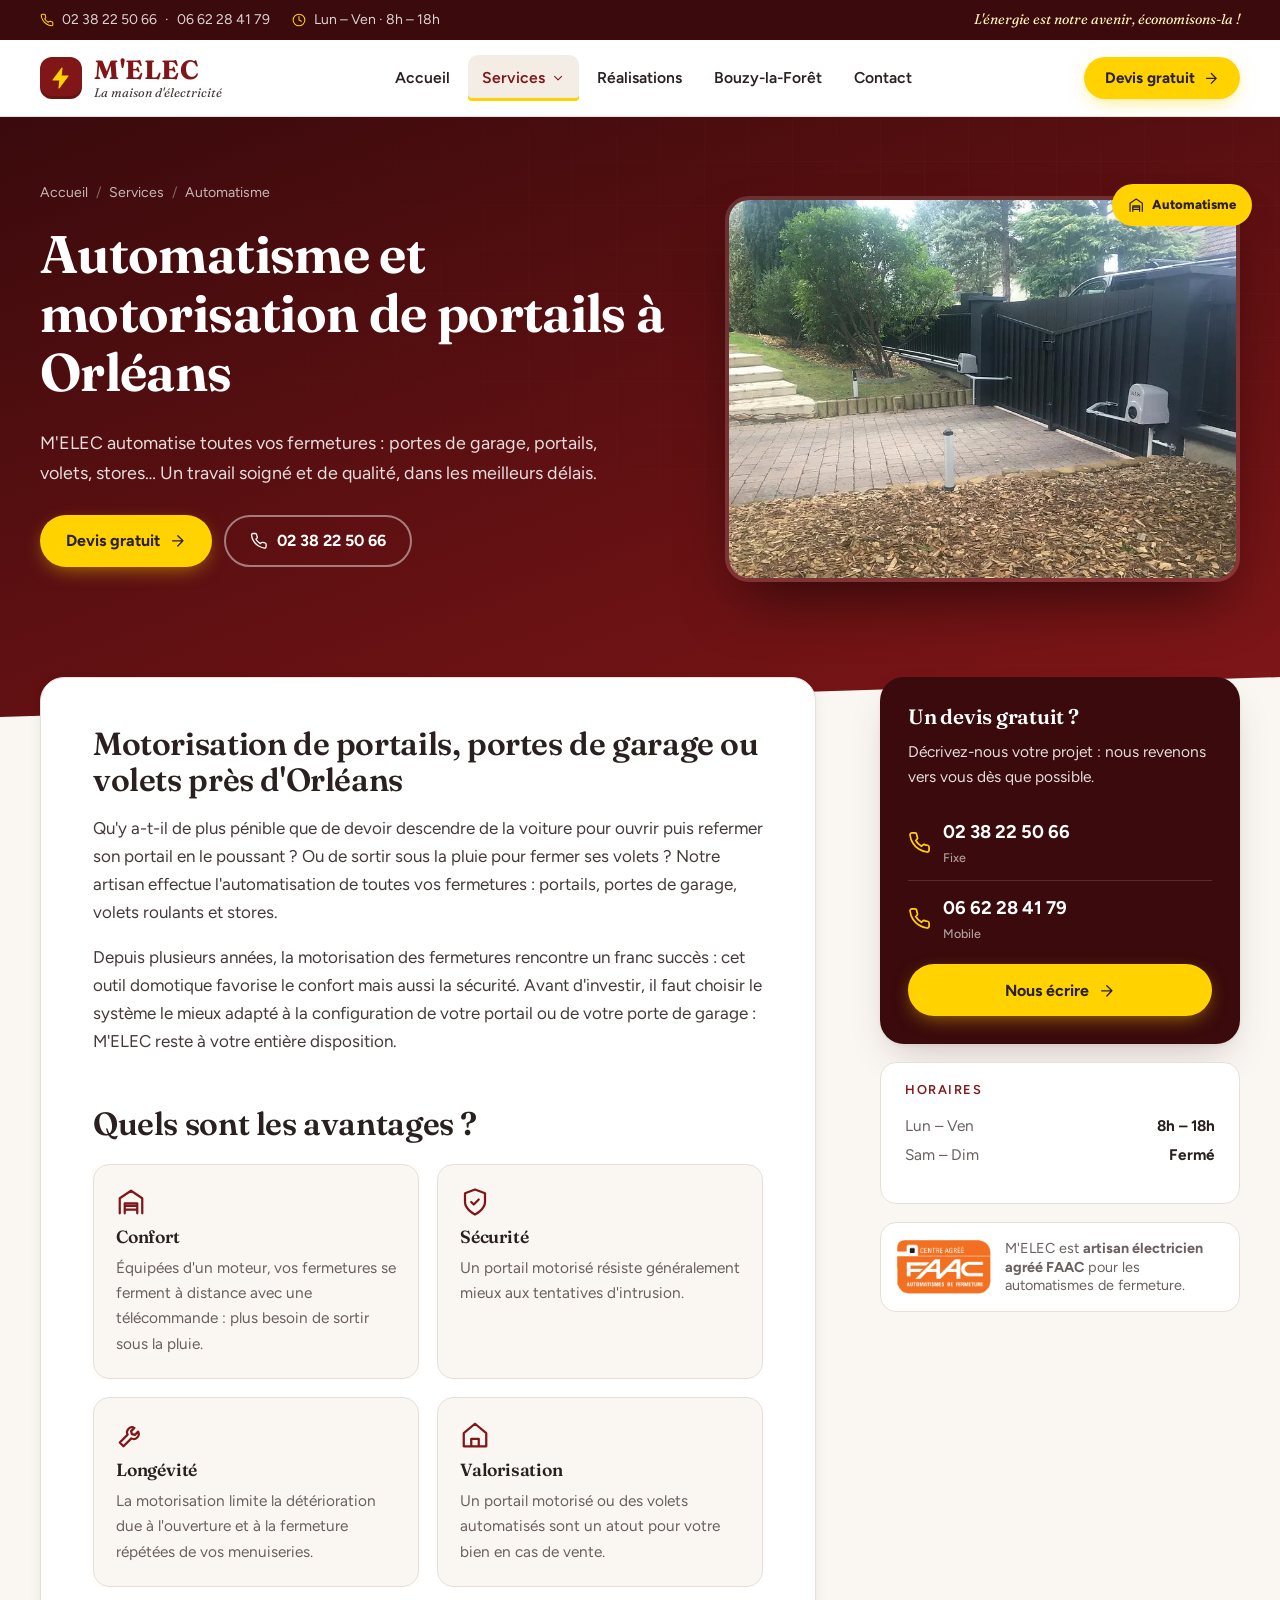
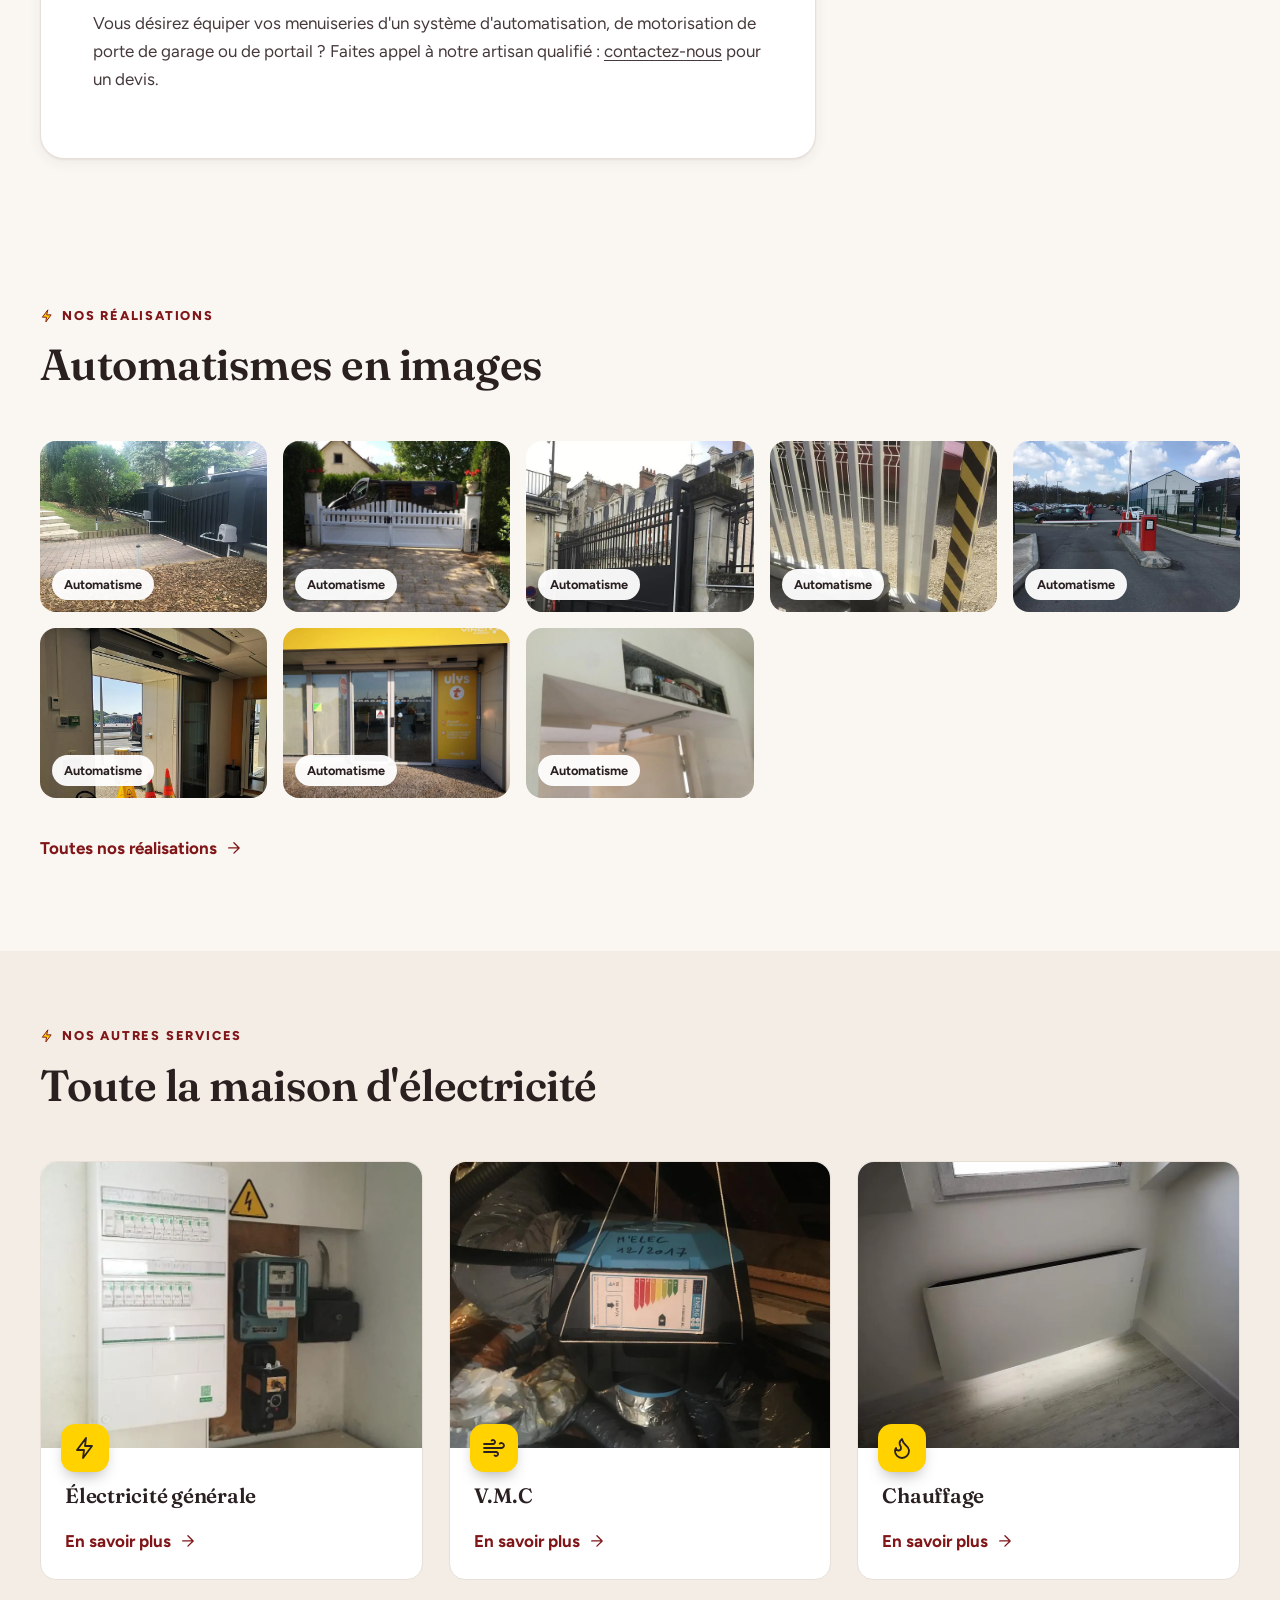
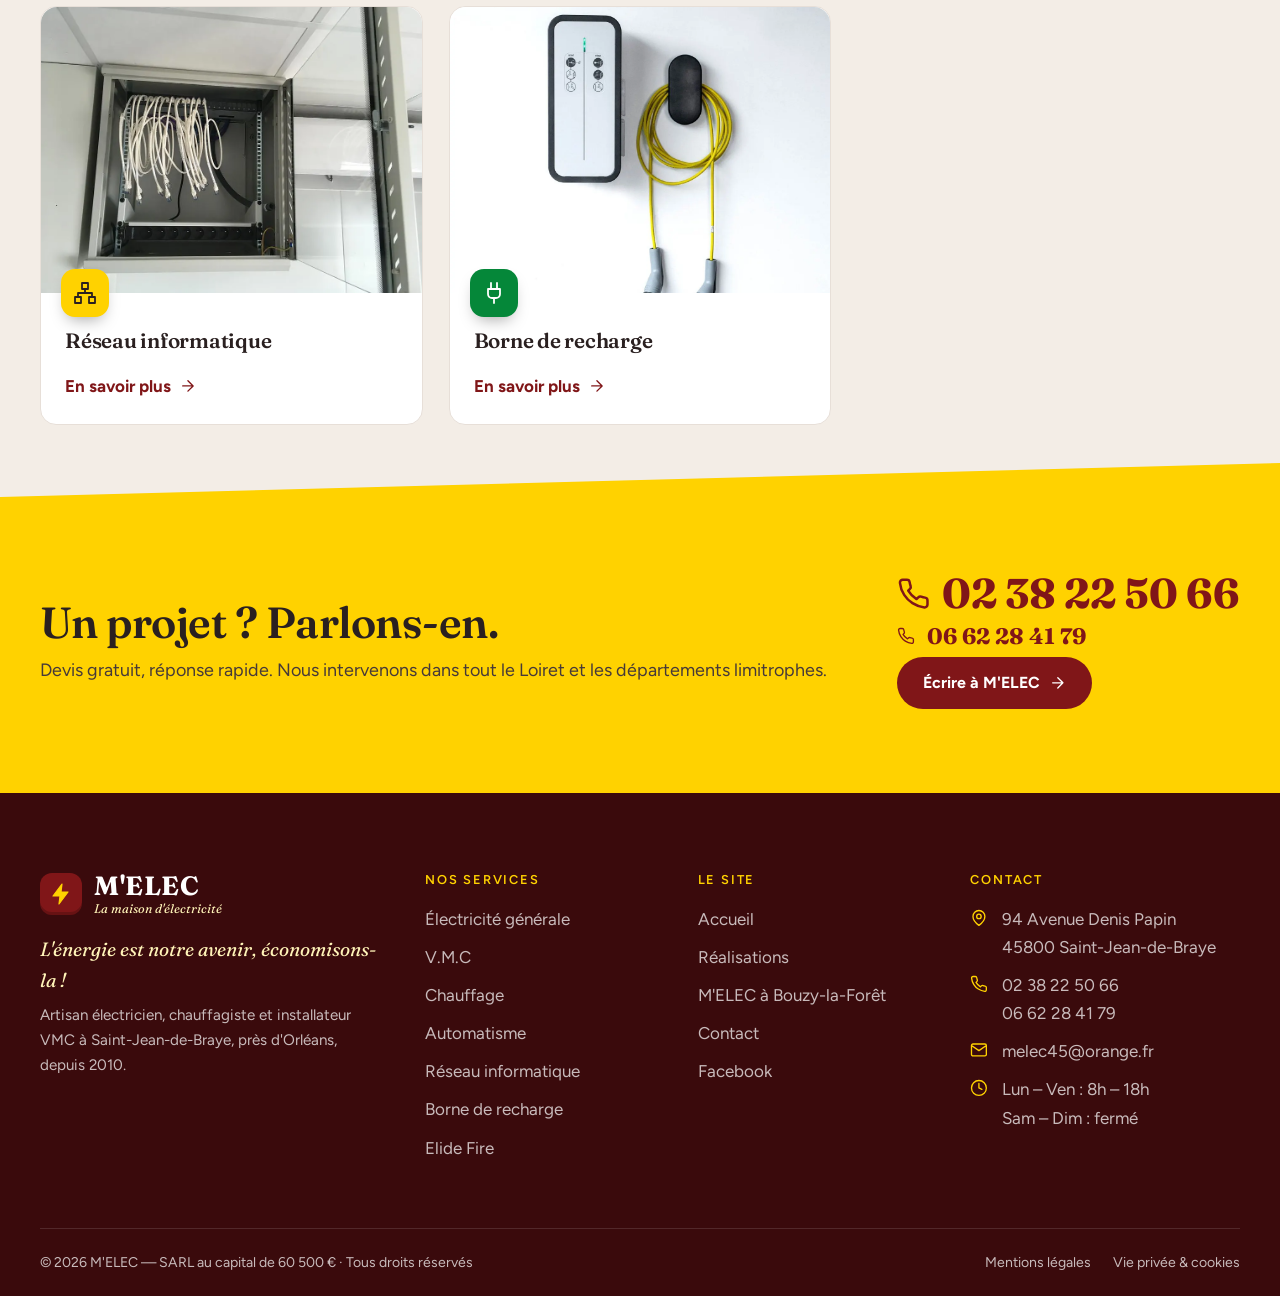
<file: automatisme.html>
<!doctype html>
<html lang="fr" class="no-js">
<head>
<meta charset="utf-8">
<meta name="viewport" content="width=device-width, initial-scale=1">
<title>Motorisation de portail et automatisme à Orléans | M'ELEC</title>
<meta name="description" content="Automatisme et motorisation de portails, portes de garage, volets et stores à Orléans et dans le Loiret. Centre agréé FAAC. Devis gratuit.">
<meta name="theme-color" content="#801618">
<meta property="og:type" content="website"><meta property="og:locale" content="fr_FR">
<meta property="og:title" content="Motorisation de portail et automatisme à Orléans | M'ELEC"><meta property="og:description" content="Automatisme et motorisation de portails, portes de garage, volets et stores à Orléans et dans le Loiret. Centre agréé FAAC. Devis gratuit.">
<link rel="icon" href="assets/favicon.svg" type="image/svg+xml">
<link rel="preconnect" href="https://fonts.googleapis.com"><link rel="preconnect" href="https://fonts.gstatic.com" crossorigin>
<link href="https://fonts.googleapis.com/css2?family=Figtree:wght@400;500;600;700;800&family=Fraunces:ital,opsz,wght@0,9..144,500..700;1,9..144,500..600&display=swap" rel="stylesheet">
<link rel="stylesheet" href="assets/css/style.css">
<script type="application/ld+json">{"@context":"https://schema.org","@type":"Electrician","name":"M'ELEC","slogan":"L'énergie est notre avenir, économisons-la !","description":"Artisan électricien, chauffagiste et installateur VMC à Saint-Jean-de-Braye (Loiret), agréé FAAC, installateur IRVE, distributeur officiel Elide Fire.","telephone":"+33238225066","email":"melec45@orange.fr","foundingDate":"2010","address":{"@type":"PostalAddress","streetAddress":"94 Avenue Denis Papin","postalCode":"45800","addressLocality":"Saint-Jean-de-Braye","addressCountry":"FR"},"openingHoursSpecification":[{"@type":"OpeningHoursSpecification","dayOfWeek":["Monday","Tuesday","Wednesday","Thursday","Friday"],"opens":"08:00","closes":"18:00"}],"areaServed":[{"@type":"AdministrativeArea","name":"Loiret"},{"@type":"City","name":"Orléans"}],"sameAs":["https://facebook.com/Melec-290972847989474"]}</script>
</head>
<body class="">
<svg width="0" height="0" style="position:absolute" aria-hidden="true" focusable="false"><defs><symbol id="i-bolt" viewBox="0 0 24 24"><path d="M13 2 4 14h7l-1 8 9-12h-7z"/></symbol><symbol id="i-vmc" viewBox="0 0 24 24"><path d="M9.6 4.6A2 2 0 1 1 11 8H2M12.6 19.4A2 2 0 1 0 14 16H2M17.7 7.7A2.5 2.5 0 1 1 19.5 12H2"/></symbol><symbol id="i-heat" viewBox="0 0 24 24"><path d="M8.5 14.5A2.5 2.5 0 0 0 11 12c0-1.38-.5-2-1-3-1.07-2.14-.22-4.05 2-6 .5 2.5 2 4.9 4 6.5 2 1.6 3 3.5 3 5.5a7 7 0 1 1-14 0c0-1.15.43-2.29 1-3a2.5 2.5 0 0 0 2.5 2.5z"/></symbol><symbol id="i-gate" viewBox="0 0 24 24"><path d="M3 21V9l9-6 9 6v12M7 21v-8h10v8M7 15h10M7 18h10"/></symbol><symbol id="i-net" viewBox="0 0 24 24"><path d="M9 2h6v6H9zM2 16h6v6H2zM16 16h6v6h-6zM5 16v-4h14v4M12 12V8"/></symbol><symbol id="i-plug" viewBox="0 0 24 24"><path d="M12 22v-5M9 8V2M15 8V2M18 8v5a4 4 0 0 1-4 4h-4a4 4 0 0 1-4-4V8z"/></symbol><symbol id="i-phone" viewBox="0 0 24 24"><path d="M22 16.92v3a2 2 0 0 1-2.18 2 19.79 19.79 0 0 1-8.63-3.07 19.5 19.5 0 0 1-6-6 19.79 19.79 0 0 1-3.07-8.67A2 2 0 0 1 4.11 2h3a2 2 0 0 1 2 1.72c.13.96.36 1.9.7 2.81a2 2 0 0 1-.45 2.11L8.09 9.91a16 16 0 0 0 6 6l1.27-1.27a2 2 0 0 1 2.11-.45c.91.34 1.85.57 2.81.7A2 2 0 0 1 22 16.92z"/></symbol><symbol id="i-mail" viewBox="0 0 24 24"><path d="M4 4h16a2 2 0 0 1 2 2v12a2 2 0 0 1-2 2H4a2 2 0 0 1-2-2V6a2 2 0 0 1 2-2zM22 6l-10 7L2 6"/></symbol><symbol id="i-pin" viewBox="0 0 24 24"><path d="M20 10c0 6-8 12-8 12S4 16 4 10a8 8 0 0 1 16 0zM12 13a3 3 0 1 0 0-6 3 3 0 0 0 0 6z"/></symbol><symbol id="i-clock" viewBox="0 0 24 24"><path d="M12 22a10 10 0 1 0 0-20 10 10 0 0 0 0 20zM12 6v6l4 2"/></symbol><symbol id="i-check" viewBox="0 0 24 24"><path d="M20 6 9 17l-5-5"/></symbol><symbol id="i-arrow" viewBox="0 0 24 24"><path d="M5 12h14M12 5l7 7-7 7"/></symbol><symbol id="i-shield" viewBox="0 0 24 24"><path d="M12 22s8-4 8-10V5l-8-3-8 3v7c0 6 8 10 8 10zM9 12l2 2 4-4"/></symbol><symbol id="i-menu" viewBox="0 0 24 24"><path d="M4 6h16M4 12h16M4 18h16"/></symbol><symbol id="i-close" viewBox="0 0 24 24"><path d="M18 6 6 18M6 6l12 12"/></symbol><symbol id="i-plus" viewBox="0 0 24 24"><path d="M12 5v14M5 12h14"/></symbol><symbol id="i-chev" viewBox="0 0 24 24"><path d="m6 9 6 6 6-6"/></symbol><symbol id="i-home" viewBox="0 0 24 24"><path d="M3 10.5 12 3l9 7.5V21H3zM9 21v-6h6v6"/></symbol><symbol id="i-fire" viewBox="0 0 24 24"><path d="M12 2c1 3 4 5 4 9a4 4 0 0 1-8 0c0-1.5.6-2.6 1.4-3.6C10 9 11 7 12 2zM8 22h8M12 15v7"/></symbol><symbol id="i-euro" viewBox="0 0 24 24"><path d="M18 7a6 6 0 1 0 0 10M4 10h10M4 14h10"/></symbol><symbol id="i-users" viewBox="0 0 24 24"><path d="M16 21v-2a4 4 0 0 0-4-4H6a4 4 0 0 0-4 4v2M9 11a4 4 0 1 0 0-8 4 4 0 0 0 0 8zM22 21v-2a4 4 0 0 0-3-3.87M16 3.13a4 4 0 0 1 0 7.75"/></symbol><symbol id="i-tool" viewBox="0 0 24 24"><path d="M14.7 6.3a4 4 0 0 0-5.4 5.4L3 18l3 3 6.3-6.3a4 4 0 0 0 5.4-5.4l-2.6 2.6-2.4-.6-.6-2.4z"/></symbol><symbol id="i-play" viewBox="0 0 24 24"><path d="M5 3l14 9-14 9z"/></symbol></defs></svg>
<a class="skip" href="#main">Aller au contenu</a>
<div class="topbar"><div class="container">
  <ul>
    <li><svg class="icon " aria-hidden="true"><use href="#i-phone"/></svg><a href="tel:+33238225066">02 38 22 50 66</a> · <a href="tel:+33662284179">06 62 28 41 79</a></li>
    <li><svg class="icon " aria-hidden="true"><use href="#i-clock"/></svg>Lun – Ven · 8h – 18h</li>
  </ul>
  <span class="topbar-tag">L'énergie est notre avenir, économisons-la !</span>
</div></div>
<header class="header"><div class="container">
  <a class="logo" href="index.html" aria-label="M'ELEC, la maison d'électricité — accueil">
    <span class="logo-bolt"><svg class="icon " aria-hidden="true"><use href="#i-bolt"/></svg></span>
    <span class="logo-text"><span class="logo-name">M'ELEC</span><span class="logo-tag">La maison d'électricité</span></span>
  </a>
  <nav class="nav" id="nav" aria-label="Navigation principale"><ul>
    <li><a href="index.html">Accueil</a></li>
    <li class="has-sub"><a href="index.html#services" aria-current="page" aria-haspopup="true">Services <svg class="icon icon-chev" aria-hidden="true"><use href="#i-chev"/></svg></a><ul class="sub"><li><a href="electricite-generale.html"><svg class="icon " aria-hidden="true"><use href="#i-bolt"/></svg>Électricité générale</a></li><li><a href="vmc.html"><svg class="icon " aria-hidden="true"><use href="#i-vmc"/></svg>V.M.C</a></li><li><a href="chauffage.html"><svg class="icon " aria-hidden="true"><use href="#i-heat"/></svg>Chauffage</a></li><li><a href="automatisme.html" aria-current="page"><svg class="icon " aria-hidden="true"><use href="#i-gate"/></svg>Automatisme</a></li><li><a href="reseau-informatique.html"><svg class="icon " aria-hidden="true"><use href="#i-net"/></svg>Réseau informatique</a></li><li><a href="borne-de-recharge.html"><svg class="icon " aria-hidden="true"><use href="#i-plug"/></svg>Borne de recharge</a></li><li><a href="elide-fire.html"><svg class="icon " aria-hidden="true"><use href="#i-fire"/></svg>Elide Fire</a></li></ul></li>
    <li><a href="realisations.html">Réalisations</a></li>
    <li><a href="bouzy-la-foret.html">Bouzy-la-Forêt</a></li>
    <li><a href="contact.html">Contact</a></li>
  </ul></nav>
  <div class="header-cta">
    <a class="btn btn-primary btn-sm" href="contact.html">Devis gratuit <svg class="icon icon-arrow" aria-hidden="true"><use href="#i-arrow"/></svg></a>
    <button class="burger" type="button" aria-expanded="false" aria-controls="nav" aria-label="Ouvrir le menu"><svg class="icon " aria-hidden="true"><use href="#i-menu"/></svg></button>
  </div>
</div></header>
<main id="main">

<section class="page-hero"><div class="container">
  <div>
    <ol class="crumbs"><li><a href="index.html">Accueil</a></li><li><a href="index.html#services">Services</a></li><li aria-current="page">Automatisme</li></ol>
    <h1>Automatisme et motorisation de portails à Orléans</h1>
    <p class="hero-lead"><span class="d-only">M'ELEC automatise toutes vos fermetures : portes de garage, portails, volets, stores… Un travail soigné et de qualité, dans les meilleurs délais.</span><span class="m-only">Portails, portes de garage, volets, stores : toutes vos fermetures automatisées.</span></p>
    <div class="hero-cta"><a class="btn btn-primary" href="contact.html">Devis gratuit <svg class="icon icon-arrow" aria-hidden="true"><use href="#i-arrow"/></svg></a><a class="btn btn-ghost" href="tel:+33238225066"><svg class="icon " aria-hidden="true"><use href="#i-phone"/></svg>02 38 22 50 66</a></div>
  </div>
  <div class="hero-photo"><img src="assets/img/portail-motorise.webp" alt="Portail noir motorisé dans un jardin" width="900" height="675"><span class="photo-badge"><svg class="icon " aria-hidden="true"><use href="#i-gate"/></svg>Automatisme</span></div>
</div></section>

<section class="section-sm" style="padding-top:0"><div class="container content-grid">
  <article class="prose reveal"><h2>Motorisation de portails, portes de garage ou volets près d'Orléans</h2>
<p>Qu'y a-t-il de plus pénible que de devoir descendre de la voiture pour ouvrir puis refermer son portail en le poussant ? Ou de sortir sous la pluie pour fermer ses volets ? Notre artisan effectue l'automatisation de toutes vos fermetures : portails, portes de garage, volets roulants et stores.</p>
<p>Depuis plusieurs années, la motorisation des fermetures rencontre un franc succès : cet outil domotique favorise le confort mais aussi la sécurité. Avant d'investir, il faut choisir le système le mieux adapté à la configuration de votre portail ou de votre porte de garage : M'ELEC reste à votre entière disposition.</p>
<h2>Quels sont les avantages ?</h2>
<div class="compare swipe">
  <div class="mini"><svg class="icon " aria-hidden="true"><use href="#i-gate"/></svg><h3>Confort</h3><p>Équipées d'un moteur, vos fermetures se ferment à distance avec une télécommande : plus besoin de sortir sous la pluie.</p></div>
  <div class="mini"><svg class="icon " aria-hidden="true"><use href="#i-shield"/></svg><h3>Sécurité</h3><p>Un portail motorisé résiste généralement mieux aux tentatives d'intrusion.</p></div>
  <div class="mini"><svg class="icon " aria-hidden="true"><use href="#i-tool"/></svg><h3>Longévité</h3><p>La motorisation limite la détérioration due à l'ouverture et à la fermeture répétées de vos menuiseries.</p></div>
  <div class="mini"><svg class="icon " aria-hidden="true"><use href="#i-home"/></svg><h3>Valorisation</h3><p>Un portail motorisé ou des volets automatisés sont un atout pour votre bien en cas de vente.</p></div>
</div>
<p>Vous désirez équiper vos menuiseries d'un système d'automatisation, de motorisation de porte de garage ou de portail ? Faites appel à notre artisan qualifié : <a href="contact.html">contactez-nous</a> pour un devis.</p></article>
  <aside class="aside" aria-label="Contact">
    <div class="aside-card"><h3>Un devis gratuit ?</h3><p style="font-size:.97rem">Décrivez-nous votre projet : nous revenons vers vous dès que possible.</p>
      <a class="aside-phone" href="tel:+33238225066"><svg class="icon " aria-hidden="true"><use href="#i-phone"/></svg><span>02 38 22 50 66<small>Fixe</small></span></a>
      <a class="aside-phone" href="tel:+33662284179"><svg class="icon " aria-hidden="true"><use href="#i-phone"/></svg><span>06 62 28 41 79<small>Mobile</small></span></a>
      <a class="btn btn-primary btn-block" href="contact.html">Nous écrire <svg class="icon icon-arrow" aria-hidden="true"><use href="#i-arrow"/></svg></a></div>
    <div class="aside-hours"><h4>Horaires</h4><dl class="hours"><div><dt>Lun – Ven</dt><dd>8h – 18h</dd></div><div><dt>Sam – Dim</dt><dd>Fermé</dd></div></dl></div>
    <div class="partner"><img src="assets/img/faac-centre-agree.png" alt="FAAC, centre agréé automatismes de fermeture" width="110" height="63"><span>M'ELEC est <strong>artisan électricien agréé FAAC</strong> pour les automatismes de fermeture.</span></div>
  </aside>
</div></section>
<section class="section-sm" aria-labelledby="g-t"><div class="container"><div class="section-head"><span class="eyebrow"><svg class="icon " aria-hidden="true"><use href="#i-bolt"/></svg>Nos réalisations</span><h2 id="g-t">Automatismes en images</h2></div><div class="strip swipe"><figure class="shot" data-cat="auto"><button type="button" aria-label="Agrandir : Portail noir motorisé dans un jardin"><img src="assets/img/portail-motorise.webp" alt="Portail noir motorisé dans un jardin" loading="lazy" width="800" height="600"></button><figcaption>Automatisme</figcaption></figure><figure class="shot" data-cat="auto"><button type="button" aria-label="Agrandir : Portail blanc motorisé à l'entrée d'une propriété"><img src="assets/img/portail-blanc.webp" alt="Portail blanc motorisé à l'entrée d'une propriété" loading="lazy" width="800" height="600"></button><figcaption>Automatisme</figcaption></figure><figure class="shot" data-cat="auto"><button type="button" aria-label="Agrandir : Portail en fer forgé motorisé"><img src="assets/img/portail-fer.webp" alt="Portail en fer forgé motorisé" loading="lazy" width="800" height="600"></button><figcaption>Automatisme</figcaption></figure><figure class="shot" data-cat="auto"><button type="button" aria-label="Agrandir : Moteur de portail coulissant"><img src="assets/img/moteur-portail.webp" alt="Moteur de portail coulissant" loading="lazy" width="800" height="600"></button><figcaption>Automatisme</figcaption></figure><figure class="shot" data-cat="auto"><button type="button" aria-label="Agrandir : Barrière automatique de parking"><img src="assets/img/barriere-parking.webp" alt="Barrière automatique de parking" loading="lazy" width="800" height="600"></button><figcaption>Automatisme</figcaption></figure><figure class="shot" data-cat="auto"><button type="button" aria-label="Agrandir : Porte automatique d'un commerce"><img src="assets/img/porte-automatique.webp" alt="Porte automatique d'un commerce" loading="lazy" width="800" height="600"></button><figcaption>Automatisme</figcaption></figure><figure class="shot" data-cat="auto"><button type="button" aria-label="Agrandir : Porte automatique vitrée"><img src="assets/img/porte-vitree.webp" alt="Porte automatique vitrée" loading="lazy" width="800" height="600"></button><figcaption>Automatisme</figcaption></figure><figure class="shot" data-cat="auto"><button type="button" aria-label="Agrandir : Motorisation en caisson"><img src="assets/img/motorisation-volet.webp" alt="Motorisation en caisson" loading="lazy" width="800" height="600"></button><figcaption>Automatisme</figcaption></figure></div><p style="margin-top:24px"><a class="link-arrow" href="realisations.html">Toutes nos réalisations <svg class="icon " aria-hidden="true"><use href="#i-arrow"/></svg></a></p><dialog class="lightbox" id="lightbox" aria-label="Photo agrandie"><button class="lb-close" type="button" aria-label="Fermer"><svg class="icon " aria-hidden="true"><use href="#i-close"/></svg></button><img alt=""><p></p></dialog></div></section>
<section class="section-sm section-alt" aria-labelledby="oth-t"><div class="container"><div class="section-head"><span class="eyebrow"><svg class="icon " aria-hidden="true"><use href="#i-bolt"/></svg>Nos autres services</span><h2 id="oth-t">Toute la maison d'électricité</h2></div><div class="grid-3 swipe"><article class="card"><div class="card-img"><img src="assets/img/tableau-electrique.webp" alt="Tableau électrique dans un local technique" loading="lazy" width="800" height="600"></div><div class="card-body"><span class="card-ico"><svg class="icon " aria-hidden="true"><use href="#i-bolt"/></svg></span><h3>Électricité générale</h3><a class="link-arrow stretch" href="electricite-generale.html">En savoir plus <svg class="icon " aria-hidden="true"><use href="#i-arrow"/></svg></a></div></article><article class="card"><div class="card-img"><img src="assets/img/vmc-combles.webp" alt="VMC installée dans des combles avec ses gaines" loading="lazy" width="800" height="600"></div><div class="card-body"><span class="card-ico"><svg class="icon " aria-hidden="true"><use href="#i-vmc"/></svg></span><h3>V.M.C</h3><a class="link-arrow stretch" href="vmc.html">En savoir plus <svg class="icon " aria-hidden="true"><use href="#i-arrow"/></svg></a></div></article><article class="card"><div class="card-img"><img src="assets/img/radiateur-inertie.webp" alt="Radiateur à inertie installé dans une pièce lumineuse" loading="lazy" width="800" height="600"></div><div class="card-body"><span class="card-ico"><svg class="icon " aria-hidden="true"><use href="#i-heat"/></svg></span><h3>Chauffage</h3><a class="link-arrow stretch" href="chauffage.html">En savoir plus <svg class="icon " aria-hidden="true"><use href="#i-arrow"/></svg></a></div></article><article class="card"><div class="card-img"><img src="assets/img/baie-reseau.webp" alt="Baie de brassage réseau câblée" loading="lazy" width="800" height="600"></div><div class="card-body"><span class="card-ico"><svg class="icon " aria-hidden="true"><use href="#i-net"/></svg></span><h3>Réseau informatique</h3><a class="link-arrow stretch" href="reseau-informatique.html">En savoir plus <svg class="icon " aria-hidden="true"><use href="#i-arrow"/></svg></a></div></article><article class="card is-ev"><div class="card-img"><img src="assets/img/borne-hager.webp" alt="Borne de recharge murale Hager avec câble jaune" loading="lazy" width="800" height="600"></div><div class="card-body"><span class="card-ico"><svg class="icon " aria-hidden="true"><use href="#i-plug"/></svg></span><h3>Borne de recharge</h3><a class="link-arrow stretch" href="borne-de-recharge.html">En savoir plus <svg class="icon " aria-hidden="true"><use href="#i-arrow"/></svg></a></div></article></div></div></section>
<section class="cta" aria-labelledby="cta-t"><div class="container cta-inner">
  <div><h2 id="cta-t">Un projet ? Parlons-en.</h2><p>Devis gratuit, réponse rapide. Nous intervenons dans tout le Loiret et les départements limitrophes.</p></div>
  <div class="cta-phones">
    <a class="cta-phone" href="tel:+33238225066"><svg class="icon " aria-hidden="true"><use href="#i-phone"/></svg>02 38 22 50 66</a>
    <a class="cta-phone" href="tel:+33662284179" style="font-size:1.4rem"><svg class="icon " aria-hidden="true"><use href="#i-phone"/></svg>06 62 28 41 79</a>
    <a class="btn btn-dark" href="contact.html">Écrire à M'ELEC <svg class="icon icon-arrow" aria-hidden="true"><use href="#i-arrow"/></svg></a>
  </div>
</div></section>
</main>
<footer class="footer"><div class="container">
  <div class="footer-grid">
    <div>
      <a class="logo" href="index.html"><span class="logo-bolt"><svg class="icon " aria-hidden="true"><use href="#i-bolt"/></svg></span><span class="logo-text"><span class="logo-name">M'ELEC</span><span class="logo-tag">La maison d'électricité</span></span></a>
      <p class="footer-motto">L'énergie est notre avenir, économisons-la !</p>
      <p style="font-size:.95rem">Artisan électricien, chauffagiste et installateur VMC à Saint-Jean-de-Braye, près d'Orléans, depuis 2010.</p>
    </div>
    <div><h4>Nos services</h4><ul><li><a href="electricite-generale.html">Électricité générale</a></li><li><a href="vmc.html">V.M.C</a></li><li><a href="chauffage.html">Chauffage</a></li><li><a href="automatisme.html">Automatisme</a></li><li><a href="reseau-informatique.html">Réseau informatique</a></li><li><a href="borne-de-recharge.html">Borne de recharge</a></li><li><a href="elide-fire.html">Elide Fire</a></li></ul></div>
    <div><h4>Le site</h4><ul>
      <li><a href="index.html">Accueil</a></li><li><a href="realisations.html">Réalisations</a></li><li><a href="bouzy-la-foret.html">M'ELEC à Bouzy-la-Forêt</a></li><li><a href="contact.html">Contact</a></li><li><a href="https://facebook.com/Melec-290972847989474" rel="noopener" target="_blank">Facebook</a></li></ul></div>
    <div class="contact"><h4>Contact</h4><ul>
      <li><svg class="icon " aria-hidden="true"><use href="#i-pin"/></svg><a href="https://www.google.com/maps/search/?api=1&query=94+Avenue+Denis+Papin+45800+Saint-Jean-de-Braye" target="_blank" rel="noopener">94 Avenue Denis Papin<br>45800 Saint-Jean-de-Braye</a></li>
      <li><svg class="icon " aria-hidden="true"><use href="#i-phone"/></svg><span><a href="tel:+33238225066">02 38 22 50 66</a><br><a href="tel:+33662284179">06 62 28 41 79</a></span></li>
      <li><svg class="icon " aria-hidden="true"><use href="#i-mail"/></svg><a href="mailto:melec45@orange.fr">melec45@orange.fr</a></li>
      <li><svg class="icon " aria-hidden="true"><use href="#i-clock"/></svg><span>Lun – Ven : 8h – 18h<br>Sam – Dim : fermé</span></li>
    </ul></div>
  </div>
  <div class="footer-bottom"><span>© <span data-year>2025</span> M'ELEC — SARL au capital de 60 500 € · Tous droits réservés</span>
    <ul><li><a href="mentions-legales.html">Mentions légales</a></li><li><a href="mentions-legales.html#vie-privee">Vie privée &amp; cookies</a></li></ul></div>
</div></footer>
<div class="fab"><a class="btn btn-primary" href="tel:+33662284179"><svg class="icon " aria-hidden="true"><use href="#i-phone"/></svg>Appeler M'ELEC · 06 62 28 41 79</a></div>
<script src="assets/js/app.js" defer></script>
</body>
</html>
</file>
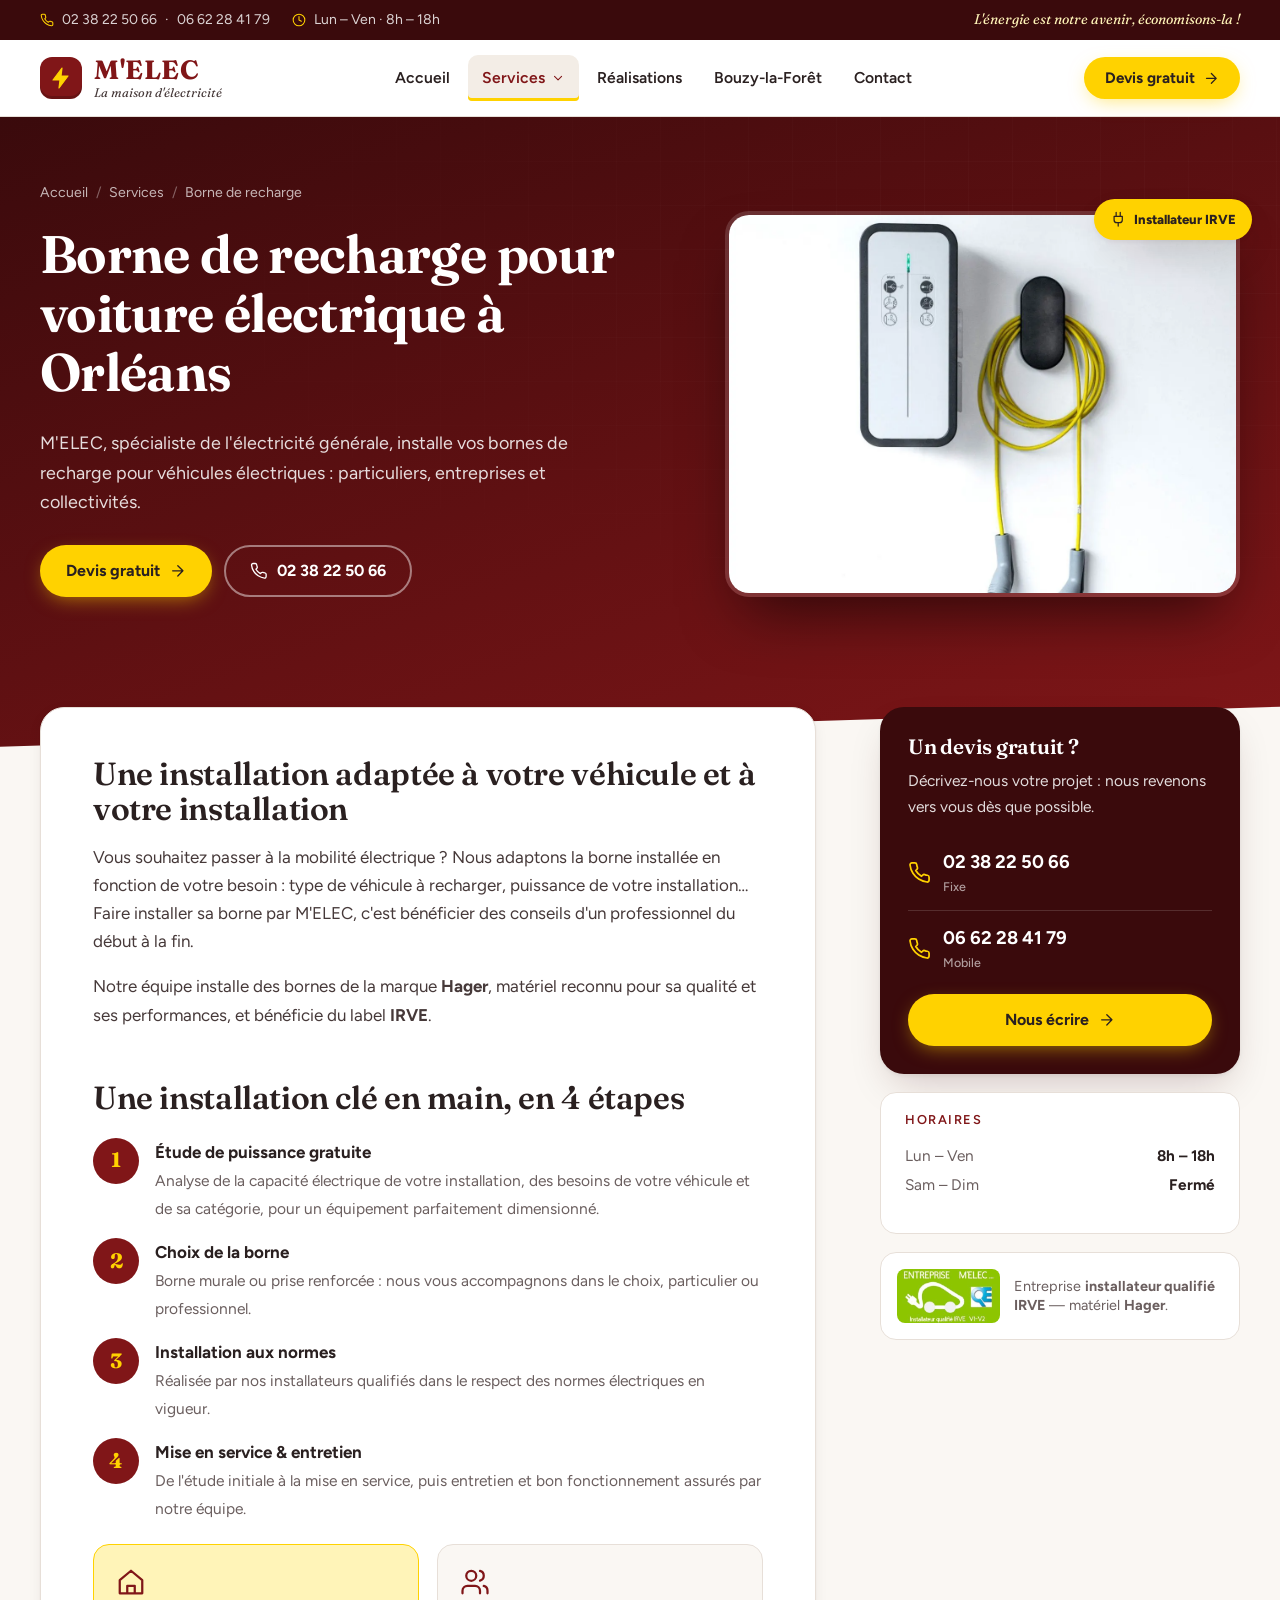
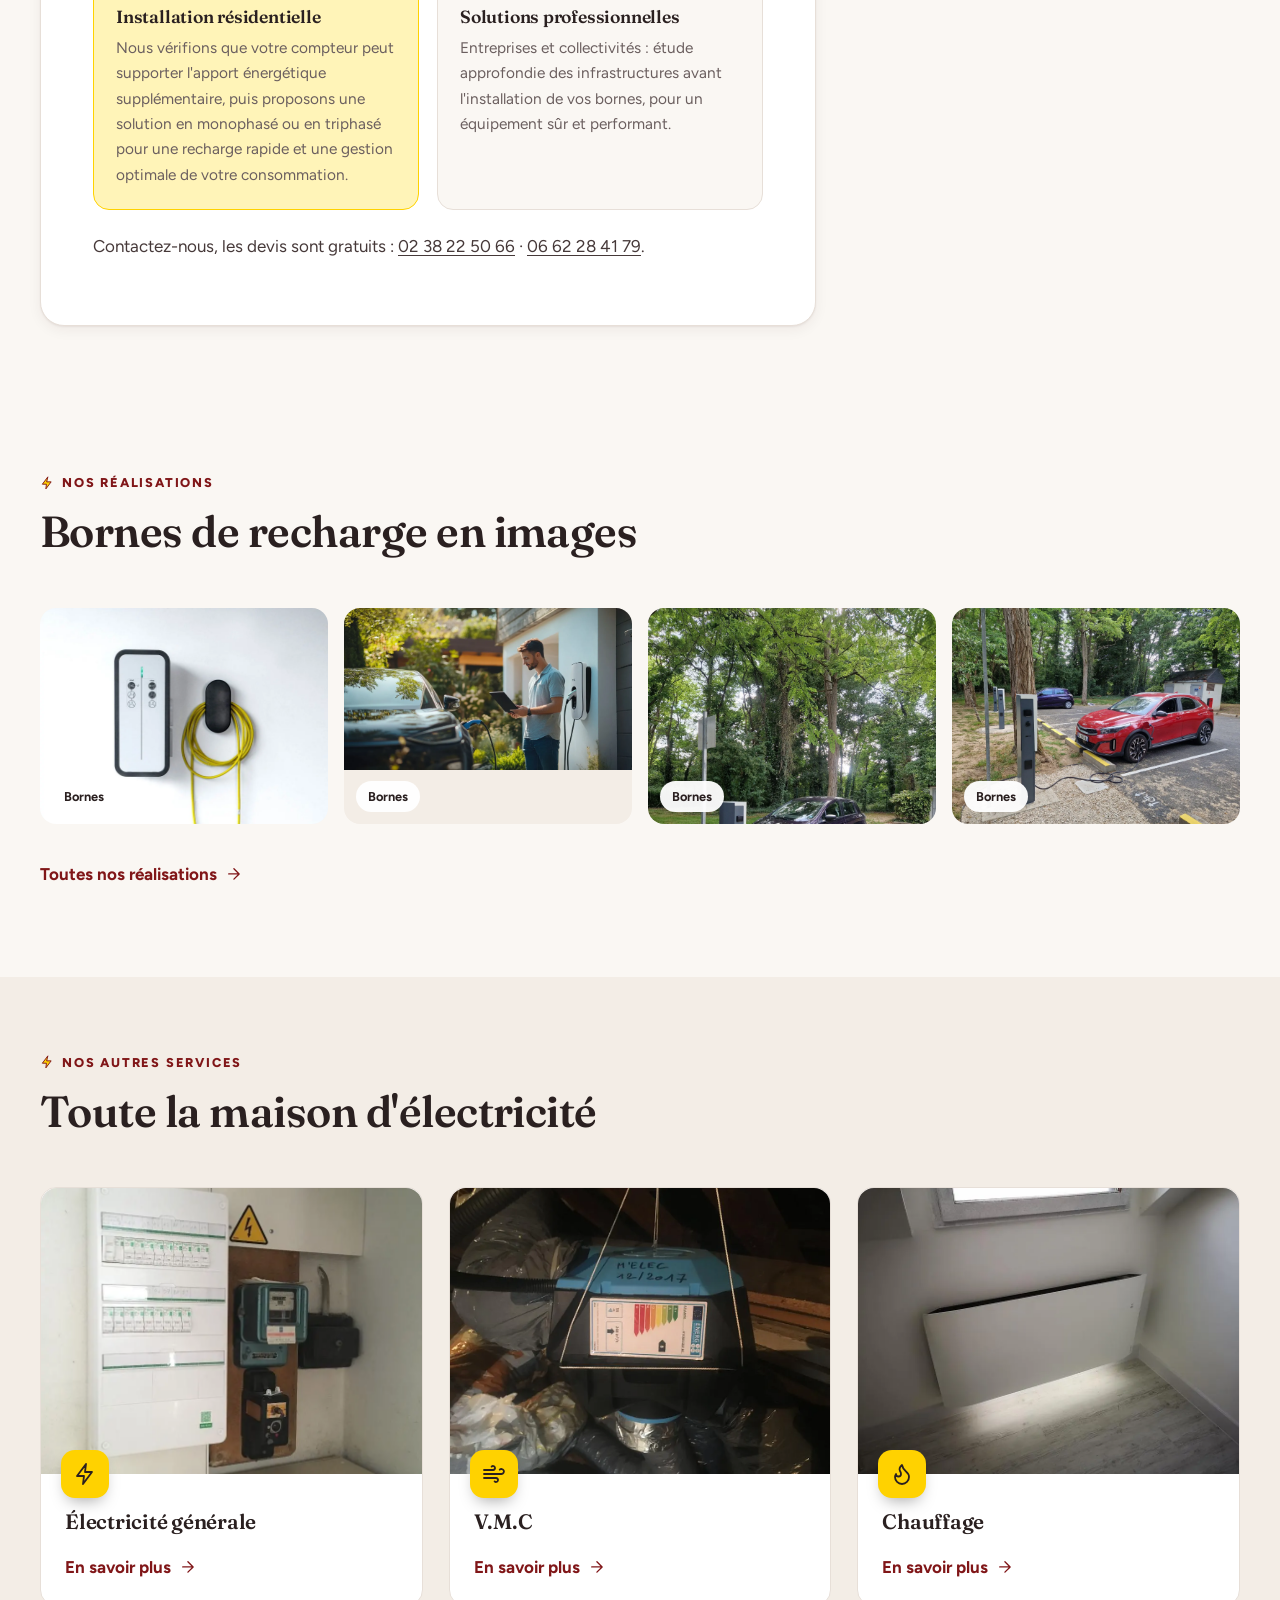
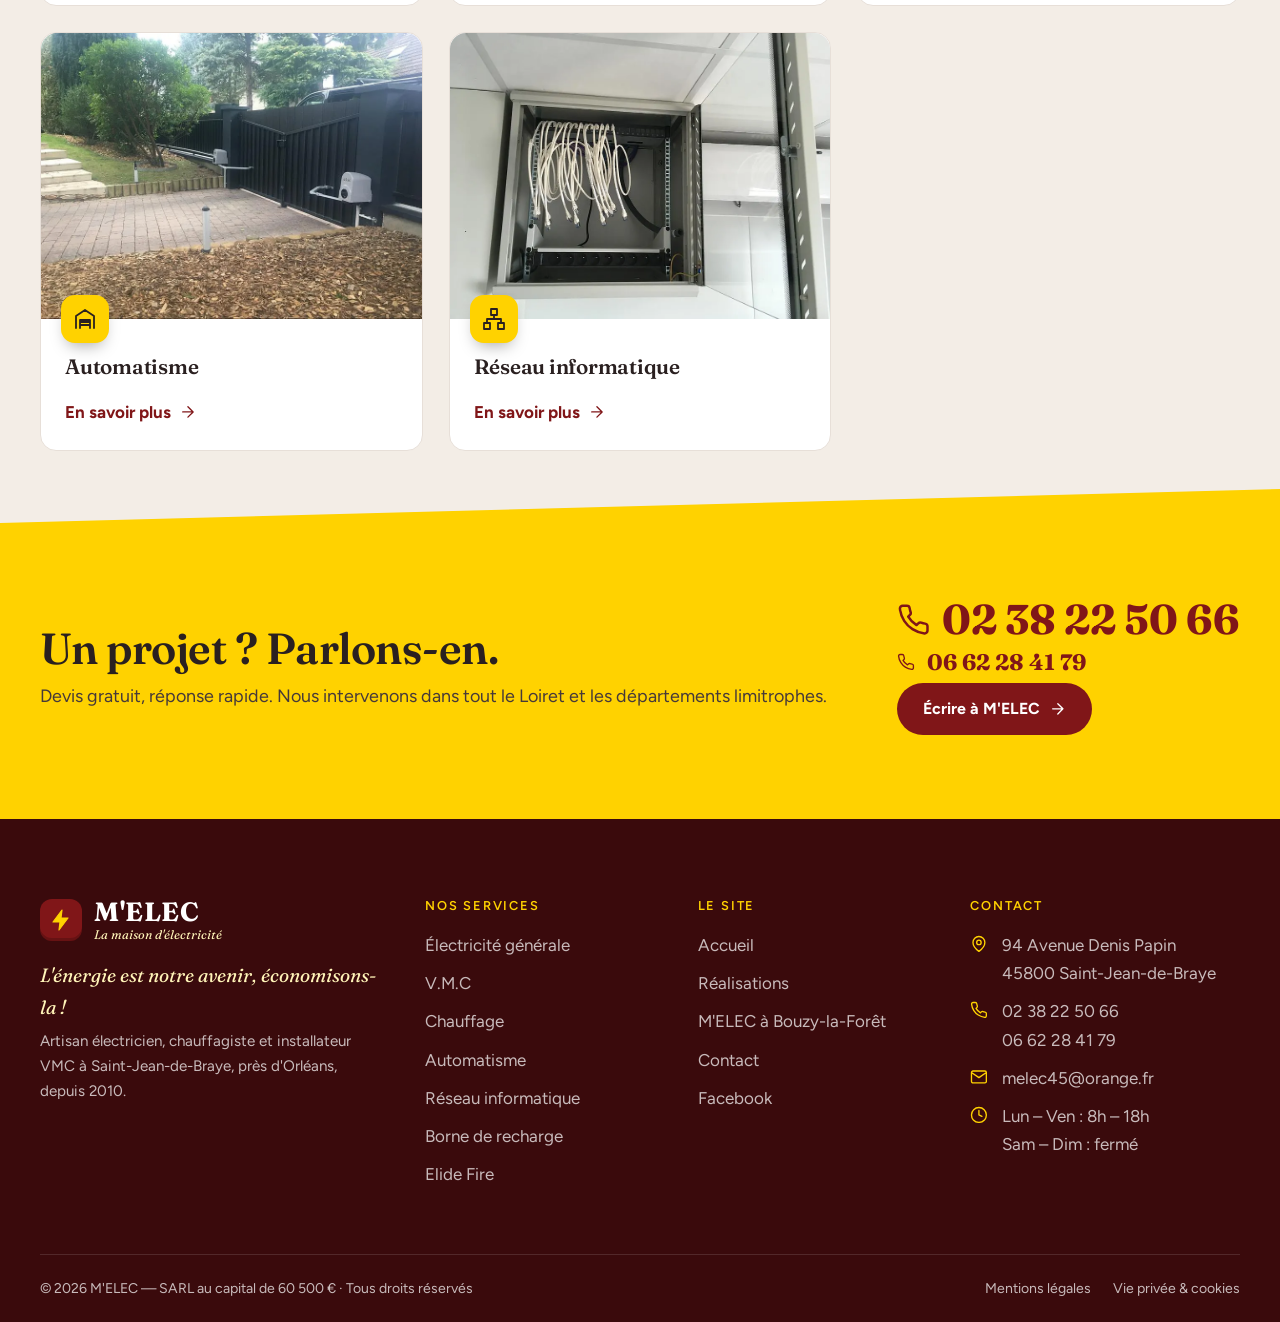
<file: borne-de-recharge.html>
<!doctype html>
<html lang="fr" class="no-js">
<head>
<meta charset="utf-8">
<meta name="viewport" content="width=device-width, initial-scale=1">
<title>Installation de borne de recharge à Orléans · IRVE, Hager | M'ELEC</title>
<meta name="description" content="Installateur qualifié IRVE : bornes de recharge Hager pour véhicules électriques à Orléans et dans le Loiret. Étude de puissance gratuite, particuliers et professionnels.">
<meta name="theme-color" content="#801618">
<meta property="og:type" content="website"><meta property="og:locale" content="fr_FR">
<meta property="og:title" content="Installation de borne de recharge à Orléans · IRVE, Hager | M'ELEC"><meta property="og:description" content="Installateur qualifié IRVE : bornes de recharge Hager pour véhicules électriques à Orléans et dans le Loiret. Étude de puissance gratuite, particuliers et professionnels.">
<link rel="icon" href="assets/favicon.svg" type="image/svg+xml">
<link rel="preconnect" href="https://fonts.googleapis.com"><link rel="preconnect" href="https://fonts.gstatic.com" crossorigin>
<link href="https://fonts.googleapis.com/css2?family=Figtree:wght@400;500;600;700;800&family=Fraunces:ital,opsz,wght@0,9..144,500..700;1,9..144,500..600&display=swap" rel="stylesheet">
<link rel="stylesheet" href="assets/css/style.css">
<script type="application/ld+json">{"@context":"https://schema.org","@type":"Electrician","name":"M'ELEC","slogan":"L'énergie est notre avenir, économisons-la !","description":"Artisan électricien, chauffagiste et installateur VMC à Saint-Jean-de-Braye (Loiret), agréé FAAC, installateur IRVE, distributeur officiel Elide Fire.","telephone":"+33238225066","email":"melec45@orange.fr","foundingDate":"2010","address":{"@type":"PostalAddress","streetAddress":"94 Avenue Denis Papin","postalCode":"45800","addressLocality":"Saint-Jean-de-Braye","addressCountry":"FR"},"openingHoursSpecification":[{"@type":"OpeningHoursSpecification","dayOfWeek":["Monday","Tuesday","Wednesday","Thursday","Friday"],"opens":"08:00","closes":"18:00"}],"areaServed":[{"@type":"AdministrativeArea","name":"Loiret"},{"@type":"City","name":"Orléans"}],"sameAs":["https://facebook.com/Melec-290972847989474"]}</script>
</head>
<body class="">
<svg width="0" height="0" style="position:absolute" aria-hidden="true" focusable="false"><defs><symbol id="i-bolt" viewBox="0 0 24 24"><path d="M13 2 4 14h7l-1 8 9-12h-7z"/></symbol><symbol id="i-vmc" viewBox="0 0 24 24"><path d="M9.6 4.6A2 2 0 1 1 11 8H2M12.6 19.4A2 2 0 1 0 14 16H2M17.7 7.7A2.5 2.5 0 1 1 19.5 12H2"/></symbol><symbol id="i-heat" viewBox="0 0 24 24"><path d="M8.5 14.5A2.5 2.5 0 0 0 11 12c0-1.38-.5-2-1-3-1.07-2.14-.22-4.05 2-6 .5 2.5 2 4.9 4 6.5 2 1.6 3 3.5 3 5.5a7 7 0 1 1-14 0c0-1.15.43-2.29 1-3a2.5 2.5 0 0 0 2.5 2.5z"/></symbol><symbol id="i-gate" viewBox="0 0 24 24"><path d="M3 21V9l9-6 9 6v12M7 21v-8h10v8M7 15h10M7 18h10"/></symbol><symbol id="i-net" viewBox="0 0 24 24"><path d="M9 2h6v6H9zM2 16h6v6H2zM16 16h6v6h-6zM5 16v-4h14v4M12 12V8"/></symbol><symbol id="i-plug" viewBox="0 0 24 24"><path d="M12 22v-5M9 8V2M15 8V2M18 8v5a4 4 0 0 1-4 4h-4a4 4 0 0 1-4-4V8z"/></symbol><symbol id="i-phone" viewBox="0 0 24 24"><path d="M22 16.92v3a2 2 0 0 1-2.18 2 19.79 19.79 0 0 1-8.63-3.07 19.5 19.5 0 0 1-6-6 19.79 19.79 0 0 1-3.07-8.67A2 2 0 0 1 4.11 2h3a2 2 0 0 1 2 1.72c.13.96.36 1.9.7 2.81a2 2 0 0 1-.45 2.11L8.09 9.91a16 16 0 0 0 6 6l1.27-1.27a2 2 0 0 1 2.11-.45c.91.34 1.85.57 2.81.7A2 2 0 0 1 22 16.92z"/></symbol><symbol id="i-mail" viewBox="0 0 24 24"><path d="M4 4h16a2 2 0 0 1 2 2v12a2 2 0 0 1-2 2H4a2 2 0 0 1-2-2V6a2 2 0 0 1 2-2zM22 6l-10 7L2 6"/></symbol><symbol id="i-pin" viewBox="0 0 24 24"><path d="M20 10c0 6-8 12-8 12S4 16 4 10a8 8 0 0 1 16 0zM12 13a3 3 0 1 0 0-6 3 3 0 0 0 0 6z"/></symbol><symbol id="i-clock" viewBox="0 0 24 24"><path d="M12 22a10 10 0 1 0 0-20 10 10 0 0 0 0 20zM12 6v6l4 2"/></symbol><symbol id="i-check" viewBox="0 0 24 24"><path d="M20 6 9 17l-5-5"/></symbol><symbol id="i-arrow" viewBox="0 0 24 24"><path d="M5 12h14M12 5l7 7-7 7"/></symbol><symbol id="i-shield" viewBox="0 0 24 24"><path d="M12 22s8-4 8-10V5l-8-3-8 3v7c0 6 8 10 8 10zM9 12l2 2 4-4"/></symbol><symbol id="i-menu" viewBox="0 0 24 24"><path d="M4 6h16M4 12h16M4 18h16"/></symbol><symbol id="i-close" viewBox="0 0 24 24"><path d="M18 6 6 18M6 6l12 12"/></symbol><symbol id="i-plus" viewBox="0 0 24 24"><path d="M12 5v14M5 12h14"/></symbol><symbol id="i-chev" viewBox="0 0 24 24"><path d="m6 9 6 6 6-6"/></symbol><symbol id="i-home" viewBox="0 0 24 24"><path d="M3 10.5 12 3l9 7.5V21H3zM9 21v-6h6v6"/></symbol><symbol id="i-fire" viewBox="0 0 24 24"><path d="M12 2c1 3 4 5 4 9a4 4 0 0 1-8 0c0-1.5.6-2.6 1.4-3.6C10 9 11 7 12 2zM8 22h8M12 15v7"/></symbol><symbol id="i-euro" viewBox="0 0 24 24"><path d="M18 7a6 6 0 1 0 0 10M4 10h10M4 14h10"/></symbol><symbol id="i-users" viewBox="0 0 24 24"><path d="M16 21v-2a4 4 0 0 0-4-4H6a4 4 0 0 0-4 4v2M9 11a4 4 0 1 0 0-8 4 4 0 0 0 0 8zM22 21v-2a4 4 0 0 0-3-3.87M16 3.13a4 4 0 0 1 0 7.75"/></symbol><symbol id="i-tool" viewBox="0 0 24 24"><path d="M14.7 6.3a4 4 0 0 0-5.4 5.4L3 18l3 3 6.3-6.3a4 4 0 0 0 5.4-5.4l-2.6 2.6-2.4-.6-.6-2.4z"/></symbol><symbol id="i-play" viewBox="0 0 24 24"><path d="M5 3l14 9-14 9z"/></symbol></defs></svg>
<a class="skip" href="#main">Aller au contenu</a>
<div class="topbar"><div class="container">
  <ul>
    <li><svg class="icon " aria-hidden="true"><use href="#i-phone"/></svg><a href="tel:+33238225066">02 38 22 50 66</a> · <a href="tel:+33662284179">06 62 28 41 79</a></li>
    <li><svg class="icon " aria-hidden="true"><use href="#i-clock"/></svg>Lun – Ven · 8h – 18h</li>
  </ul>
  <span class="topbar-tag">L'énergie est notre avenir, économisons-la !</span>
</div></div>
<header class="header"><div class="container">
  <a class="logo" href="index.html" aria-label="M'ELEC, la maison d'électricité — accueil">
    <span class="logo-bolt"><svg class="icon " aria-hidden="true"><use href="#i-bolt"/></svg></span>
    <span class="logo-text"><span class="logo-name">M'ELEC</span><span class="logo-tag">La maison d'électricité</span></span>
  </a>
  <nav class="nav" id="nav" aria-label="Navigation principale"><ul>
    <li><a href="index.html">Accueil</a></li>
    <li class="has-sub"><a href="index.html#services" aria-current="page" aria-haspopup="true">Services <svg class="icon icon-chev" aria-hidden="true"><use href="#i-chev"/></svg></a><ul class="sub"><li><a href="electricite-generale.html"><svg class="icon " aria-hidden="true"><use href="#i-bolt"/></svg>Électricité générale</a></li><li><a href="vmc.html"><svg class="icon " aria-hidden="true"><use href="#i-vmc"/></svg>V.M.C</a></li><li><a href="chauffage.html"><svg class="icon " aria-hidden="true"><use href="#i-heat"/></svg>Chauffage</a></li><li><a href="automatisme.html"><svg class="icon " aria-hidden="true"><use href="#i-gate"/></svg>Automatisme</a></li><li><a href="reseau-informatique.html"><svg class="icon " aria-hidden="true"><use href="#i-net"/></svg>Réseau informatique</a></li><li><a href="borne-de-recharge.html" aria-current="page"><svg class="icon " aria-hidden="true"><use href="#i-plug"/></svg>Borne de recharge</a></li><li><a href="elide-fire.html"><svg class="icon " aria-hidden="true"><use href="#i-fire"/></svg>Elide Fire</a></li></ul></li>
    <li><a href="realisations.html">Réalisations</a></li>
    <li><a href="bouzy-la-foret.html">Bouzy-la-Forêt</a></li>
    <li><a href="contact.html">Contact</a></li>
  </ul></nav>
  <div class="header-cta">
    <a class="btn btn-primary btn-sm" href="contact.html">Devis gratuit <svg class="icon icon-arrow" aria-hidden="true"><use href="#i-arrow"/></svg></a>
    <button class="burger" type="button" aria-expanded="false" aria-controls="nav" aria-label="Ouvrir le menu"><svg class="icon " aria-hidden="true"><use href="#i-menu"/></svg></button>
  </div>
</div></header>
<main id="main">

<section class="page-hero"><div class="container">
  <div>
    <ol class="crumbs"><li><a href="index.html">Accueil</a></li><li><a href="index.html#services">Services</a></li><li aria-current="page">Borne de recharge</li></ol>
    <h1>Borne de recharge pour voiture électrique à Orléans</h1>
    <p class="hero-lead"><span class="d-only">M'ELEC, spécialiste de l'électricité générale, installe vos bornes de recharge pour véhicules électriques : particuliers, entreprises et collectivités.</span><span class="m-only">Bornes de recharge pour particuliers, entreprises et collectivités.</span></p>
    <div class="hero-cta"><a class="btn btn-primary" href="contact.html">Devis gratuit <svg class="icon icon-arrow" aria-hidden="true"><use href="#i-arrow"/></svg></a><a class="btn btn-ghost" href="tel:+33238225066"><svg class="icon " aria-hidden="true"><use href="#i-phone"/></svg>02 38 22 50 66</a></div>
  </div>
  <div class="hero-photo"><img src="assets/img/borne-hager.webp" alt="Borne de recharge murale Hager avec câble jaune" width="900" height="675"><span class="photo-badge"><svg class="icon " aria-hidden="true"><use href="#i-plug"/></svg>Installateur IRVE</span></div>
</div></section>

<section class="section-sm" style="padding-top:0"><div class="container content-grid">
  <article class="prose reveal"><h2>Une installation adaptée à votre véhicule et à votre installation</h2>
<p>Vous souhaitez passer à la mobilité électrique ? Nous adaptons la borne installée en fonction de votre besoin : type de véhicule à recharger, puissance de votre installation… Faire installer sa borne par M'ELEC, c'est bénéficier des conseils d'un professionnel du début à la fin.</p>
<p>Notre équipe installe des bornes de la marque <strong>Hager</strong>, matériel reconnu pour sa qualité et ses performances, et bénéficie du label <strong>IRVE</strong>.</p>
<h2>Une installation clé en main, en 4 étapes</h2>
<ol class="steps">
  <li><div><b>Étude de puissance gratuite</b><span>Analyse de la capacité électrique de votre installation, des besoins de votre véhicule et de sa catégorie, pour un équipement parfaitement dimensionné.</span></div></li>
  <li><div><b>Choix de la borne</b><span>Borne murale ou prise renforcée : nous vous accompagnons dans le choix, particulier ou professionnel.</span></div></li>
  <li><div><b>Installation aux normes</b><span>Réalisée par nos installateurs qualifiés dans le respect des normes électriques en vigueur.</span></div></li>
  <li><div><b>Mise en service &amp; entretien</b><span>De l'étude initiale à la mise en service, puis entretien et bon fonctionnement assurés par notre équipe.</span></div></li>
</ol>
<div class="compare swipe">
  <div class="mini hl"><svg class="icon " aria-hidden="true"><use href="#i-home"/></svg><h3>Installation résidentielle</h3><p>Nous vérifions que votre compteur peut supporter l'apport énergétique supplémentaire, puis proposons une solution en monophasé ou en triphasé pour une recharge rapide et une gestion optimale de votre consommation.</p></div>
  <div class="mini"><svg class="icon " aria-hidden="true"><use href="#i-users"/></svg><h3>Solutions professionnelles</h3><p>Entreprises et collectivités : étude approfondie des infrastructures avant l'installation de vos bornes, pour un équipement sûr et performant.</p></div>
</div>
<p>Contactez-nous, les devis sont gratuits : <a href="tel:+33238225066">02 38 22 50 66</a> · <a href="tel:+33662284179">06 62 28 41 79</a>.</p></article>
  <aside class="aside" aria-label="Contact">
    <div class="aside-card"><h3>Un devis gratuit ?</h3><p style="font-size:.97rem">Décrivez-nous votre projet : nous revenons vers vous dès que possible.</p>
      <a class="aside-phone" href="tel:+33238225066"><svg class="icon " aria-hidden="true"><use href="#i-phone"/></svg><span>02 38 22 50 66<small>Fixe</small></span></a>
      <a class="aside-phone" href="tel:+33662284179"><svg class="icon " aria-hidden="true"><use href="#i-phone"/></svg><span>06 62 28 41 79<small>Mobile</small></span></a>
      <a class="btn btn-primary btn-block" href="contact.html">Nous écrire <svg class="icon icon-arrow" aria-hidden="true"><use href="#i-arrow"/></svg></a></div>
    <div class="aside-hours"><h4>Horaires</h4><dl class="hours"><div><dt>Lun – Ven</dt><dd>8h – 18h</dd></div><div><dt>Sam – Dim</dt><dd>Fermé</dd></div></dl></div>
    <div class="partner"><img src="assets/img/label-irve.png" alt="Label Installateur qualifié IRVE V1-V2" width="110" height="58"><span>Entreprise <strong>installateur qualifié IRVE</strong> — matériel <strong>Hager</strong>.</span></div>
  </aside>
</div></section>
<section class="section-sm" aria-labelledby="g-t"><div class="container"><div class="section-head"><span class="eyebrow"><svg class="icon " aria-hidden="true"><use href="#i-bolt"/></svg>Nos réalisations</span><h2 id="g-t">Bornes de recharge en images</h2></div><div class="strip swipe"><figure class="shot" data-cat="borne"><button type="button" aria-label="Agrandir : Borne de recharge murale Hager"><img src="assets/img/borne-hager.webp" alt="Borne de recharge murale Hager" loading="lazy" width="800" height="600"></button><figcaption>Bornes</figcaption></figure><figure class="shot" data-cat="borne"><button type="button" aria-label="Agrandir : Installateur devant une borne et une voiture électrique"><img src="assets/img/borne-technicien.webp" alt="Installateur devant une borne et une voiture électrique" loading="lazy" width="800" height="600"></button><figcaption>Bornes</figcaption></figure><figure class="shot" data-cat="borne"><button type="button" aria-label="Agrandir : Bornes de recharge sur un parking arboré"><img src="assets/img/borne-parking.webp" alt="Bornes de recharge sur un parking arboré" loading="lazy" width="800" height="600"></button><figcaption>Bornes</figcaption></figure><figure class="shot" data-cat="borne"><button type="button" aria-label="Agrandir : Voiture électrique en charge"><img src="assets/img/borne-voiture.webp" alt="Voiture électrique en charge" loading="lazy" width="800" height="600"></button><figcaption>Bornes</figcaption></figure></div><p style="margin-top:24px"><a class="link-arrow" href="realisations.html">Toutes nos réalisations <svg class="icon " aria-hidden="true"><use href="#i-arrow"/></svg></a></p><dialog class="lightbox" id="lightbox" aria-label="Photo agrandie"><button class="lb-close" type="button" aria-label="Fermer"><svg class="icon " aria-hidden="true"><use href="#i-close"/></svg></button><img alt=""><p></p></dialog></div></section>
<section class="section-sm section-alt" aria-labelledby="oth-t"><div class="container"><div class="section-head"><span class="eyebrow"><svg class="icon " aria-hidden="true"><use href="#i-bolt"/></svg>Nos autres services</span><h2 id="oth-t">Toute la maison d'électricité</h2></div><div class="grid-3 swipe"><article class="card"><div class="card-img"><img src="assets/img/tableau-electrique.webp" alt="Tableau électrique dans un local technique" loading="lazy" width="800" height="600"></div><div class="card-body"><span class="card-ico"><svg class="icon " aria-hidden="true"><use href="#i-bolt"/></svg></span><h3>Électricité générale</h3><a class="link-arrow stretch" href="electricite-generale.html">En savoir plus <svg class="icon " aria-hidden="true"><use href="#i-arrow"/></svg></a></div></article><article class="card"><div class="card-img"><img src="assets/img/vmc-combles.webp" alt="VMC installée dans des combles avec ses gaines" loading="lazy" width="800" height="600"></div><div class="card-body"><span class="card-ico"><svg class="icon " aria-hidden="true"><use href="#i-vmc"/></svg></span><h3>V.M.C</h3><a class="link-arrow stretch" href="vmc.html">En savoir plus <svg class="icon " aria-hidden="true"><use href="#i-arrow"/></svg></a></div></article><article class="card"><div class="card-img"><img src="assets/img/radiateur-inertie.webp" alt="Radiateur à inertie installé dans une pièce lumineuse" loading="lazy" width="800" height="600"></div><div class="card-body"><span class="card-ico"><svg class="icon " aria-hidden="true"><use href="#i-heat"/></svg></span><h3>Chauffage</h3><a class="link-arrow stretch" href="chauffage.html">En savoir plus <svg class="icon " aria-hidden="true"><use href="#i-arrow"/></svg></a></div></article><article class="card"><div class="card-img"><img src="assets/img/portail-motorise.webp" alt="Portail noir motorisé dans un jardin" loading="lazy" width="800" height="600"></div><div class="card-body"><span class="card-ico"><svg class="icon " aria-hidden="true"><use href="#i-gate"/></svg></span><h3>Automatisme</h3><a class="link-arrow stretch" href="automatisme.html">En savoir plus <svg class="icon " aria-hidden="true"><use href="#i-arrow"/></svg></a></div></article><article class="card"><div class="card-img"><img src="assets/img/baie-reseau.webp" alt="Baie de brassage réseau câblée" loading="lazy" width="800" height="600"></div><div class="card-body"><span class="card-ico"><svg class="icon " aria-hidden="true"><use href="#i-net"/></svg></span><h3>Réseau informatique</h3><a class="link-arrow stretch" href="reseau-informatique.html">En savoir plus <svg class="icon " aria-hidden="true"><use href="#i-arrow"/></svg></a></div></article></div></div></section>
<section class="cta" aria-labelledby="cta-t"><div class="container cta-inner">
  <div><h2 id="cta-t">Un projet ? Parlons-en.</h2><p>Devis gratuit, réponse rapide. Nous intervenons dans tout le Loiret et les départements limitrophes.</p></div>
  <div class="cta-phones">
    <a class="cta-phone" href="tel:+33238225066"><svg class="icon " aria-hidden="true"><use href="#i-phone"/></svg>02 38 22 50 66</a>
    <a class="cta-phone" href="tel:+33662284179" style="font-size:1.4rem"><svg class="icon " aria-hidden="true"><use href="#i-phone"/></svg>06 62 28 41 79</a>
    <a class="btn btn-dark" href="contact.html">Écrire à M'ELEC <svg class="icon icon-arrow" aria-hidden="true"><use href="#i-arrow"/></svg></a>
  </div>
</div></section>
</main>
<footer class="footer"><div class="container">
  <div class="footer-grid">
    <div>
      <a class="logo" href="index.html"><span class="logo-bolt"><svg class="icon " aria-hidden="true"><use href="#i-bolt"/></svg></span><span class="logo-text"><span class="logo-name">M'ELEC</span><span class="logo-tag">La maison d'électricité</span></span></a>
      <p class="footer-motto">L'énergie est notre avenir, économisons-la !</p>
      <p style="font-size:.95rem">Artisan électricien, chauffagiste et installateur VMC à Saint-Jean-de-Braye, près d'Orléans, depuis 2010.</p>
    </div>
    <div><h4>Nos services</h4><ul><li><a href="electricite-generale.html">Électricité générale</a></li><li><a href="vmc.html">V.M.C</a></li><li><a href="chauffage.html">Chauffage</a></li><li><a href="automatisme.html">Automatisme</a></li><li><a href="reseau-informatique.html">Réseau informatique</a></li><li><a href="borne-de-recharge.html">Borne de recharge</a></li><li><a href="elide-fire.html">Elide Fire</a></li></ul></div>
    <div><h4>Le site</h4><ul>
      <li><a href="index.html">Accueil</a></li><li><a href="realisations.html">Réalisations</a></li><li><a href="bouzy-la-foret.html">M'ELEC à Bouzy-la-Forêt</a></li><li><a href="contact.html">Contact</a></li><li><a href="https://facebook.com/Melec-290972847989474" rel="noopener" target="_blank">Facebook</a></li></ul></div>
    <div class="contact"><h4>Contact</h4><ul>
      <li><svg class="icon " aria-hidden="true"><use href="#i-pin"/></svg><a href="https://www.google.com/maps/search/?api=1&query=94+Avenue+Denis+Papin+45800+Saint-Jean-de-Braye" target="_blank" rel="noopener">94 Avenue Denis Papin<br>45800 Saint-Jean-de-Braye</a></li>
      <li><svg class="icon " aria-hidden="true"><use href="#i-phone"/></svg><span><a href="tel:+33238225066">02 38 22 50 66</a><br><a href="tel:+33662284179">06 62 28 41 79</a></span></li>
      <li><svg class="icon " aria-hidden="true"><use href="#i-mail"/></svg><a href="mailto:melec45@orange.fr">melec45@orange.fr</a></li>
      <li><svg class="icon " aria-hidden="true"><use href="#i-clock"/></svg><span>Lun – Ven : 8h – 18h<br>Sam – Dim : fermé</span></li>
    </ul></div>
  </div>
  <div class="footer-bottom"><span>© <span data-year>2025</span> M'ELEC — SARL au capital de 60 500 € · Tous droits réservés</span>
    <ul><li><a href="mentions-legales.html">Mentions légales</a></li><li><a href="mentions-legales.html#vie-privee">Vie privée &amp; cookies</a></li></ul></div>
</div></footer>
<div class="fab"><a class="btn btn-primary" href="tel:+33662284179"><svg class="icon " aria-hidden="true"><use href="#i-phone"/></svg>Appeler M'ELEC · 06 62 28 41 79</a></div>
<script src="assets/js/app.js" defer></script>
</body>
</html>
</file>
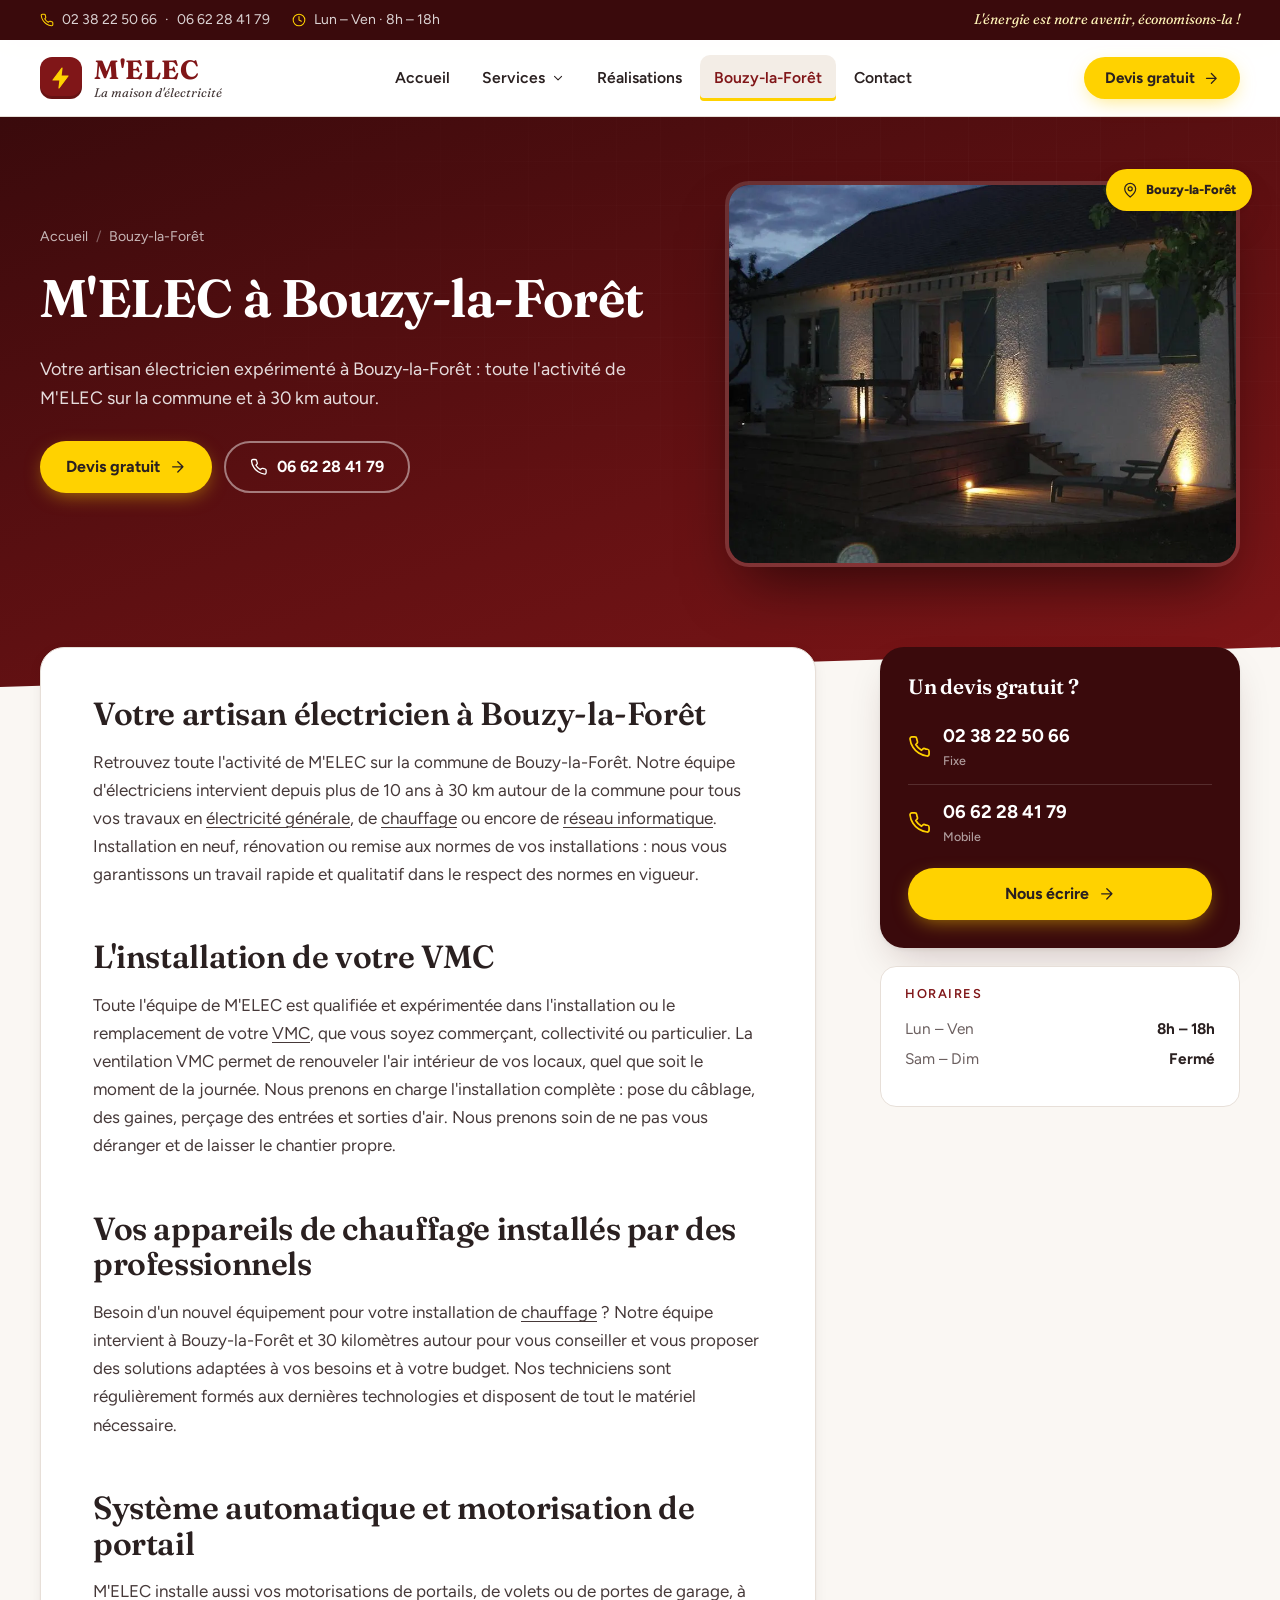
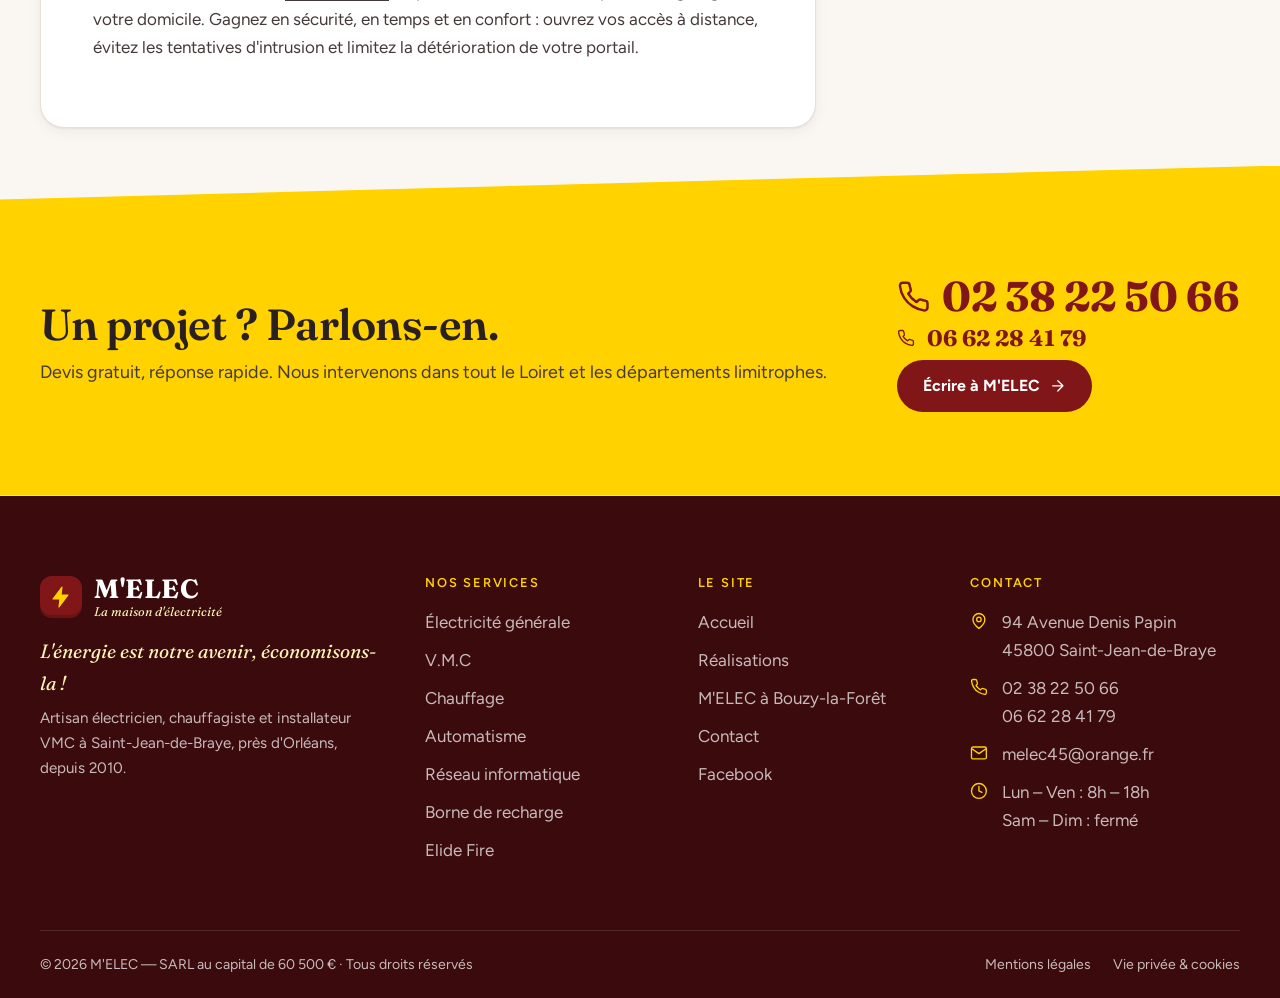
<file: bouzy-la-foret.html>
<!doctype html>
<html lang="fr" class="no-js">
<head>
<meta charset="utf-8">
<meta name="viewport" content="width=device-width, initial-scale=1">
<title>Électricien à Bouzy-la-Forêt · M'ELEC</title>
<meta name="description" content="M'ELEC, artisan électricien à Bouzy-la-Forêt et 30 km autour : électricité générale, VMC, chauffage, motorisation de portail. Devis gratuit.">
<meta name="theme-color" content="#801618">
<meta property="og:type" content="website"><meta property="og:locale" content="fr_FR">
<meta property="og:title" content="Électricien à Bouzy-la-Forêt · M'ELEC"><meta property="og:description" content="M'ELEC, artisan électricien à Bouzy-la-Forêt et 30 km autour : électricité générale, VMC, chauffage, motorisation de portail. Devis gratuit.">
<link rel="icon" href="assets/favicon.svg" type="image/svg+xml">
<link rel="preconnect" href="https://fonts.googleapis.com"><link rel="preconnect" href="https://fonts.gstatic.com" crossorigin>
<link href="https://fonts.googleapis.com/css2?family=Figtree:wght@400;500;600;700;800&family=Fraunces:ital,opsz,wght@0,9..144,500..700;1,9..144,500..600&display=swap" rel="stylesheet">
<link rel="stylesheet" href="assets/css/style.css">
<script type="application/ld+json">{"@context":"https://schema.org","@type":"Electrician","name":"M'ELEC","slogan":"L'énergie est notre avenir, économisons-la !","description":"Artisan électricien, chauffagiste et installateur VMC à Saint-Jean-de-Braye (Loiret), agréé FAAC, installateur IRVE, distributeur officiel Elide Fire.","telephone":"+33238225066","email":"melec45@orange.fr","foundingDate":"2010","address":{"@type":"PostalAddress","streetAddress":"94 Avenue Denis Papin","postalCode":"45800","addressLocality":"Saint-Jean-de-Braye","addressCountry":"FR"},"openingHoursSpecification":[{"@type":"OpeningHoursSpecification","dayOfWeek":["Monday","Tuesday","Wednesday","Thursday","Friday"],"opens":"08:00","closes":"18:00"}],"areaServed":[{"@type":"AdministrativeArea","name":"Loiret"},{"@type":"City","name":"Orléans"}],"sameAs":["https://facebook.com/Melec-290972847989474"]}</script>
</head>
<body class="">
<svg width="0" height="0" style="position:absolute" aria-hidden="true" focusable="false"><defs><symbol id="i-bolt" viewBox="0 0 24 24"><path d="M13 2 4 14h7l-1 8 9-12h-7z"/></symbol><symbol id="i-vmc" viewBox="0 0 24 24"><path d="M9.6 4.6A2 2 0 1 1 11 8H2M12.6 19.4A2 2 0 1 0 14 16H2M17.7 7.7A2.5 2.5 0 1 1 19.5 12H2"/></symbol><symbol id="i-heat" viewBox="0 0 24 24"><path d="M8.5 14.5A2.5 2.5 0 0 0 11 12c0-1.38-.5-2-1-3-1.07-2.14-.22-4.05 2-6 .5 2.5 2 4.9 4 6.5 2 1.6 3 3.5 3 5.5a7 7 0 1 1-14 0c0-1.15.43-2.29 1-3a2.5 2.5 0 0 0 2.5 2.5z"/></symbol><symbol id="i-gate" viewBox="0 0 24 24"><path d="M3 21V9l9-6 9 6v12M7 21v-8h10v8M7 15h10M7 18h10"/></symbol><symbol id="i-net" viewBox="0 0 24 24"><path d="M9 2h6v6H9zM2 16h6v6H2zM16 16h6v6h-6zM5 16v-4h14v4M12 12V8"/></symbol><symbol id="i-plug" viewBox="0 0 24 24"><path d="M12 22v-5M9 8V2M15 8V2M18 8v5a4 4 0 0 1-4 4h-4a4 4 0 0 1-4-4V8z"/></symbol><symbol id="i-phone" viewBox="0 0 24 24"><path d="M22 16.92v3a2 2 0 0 1-2.18 2 19.79 19.79 0 0 1-8.63-3.07 19.5 19.5 0 0 1-6-6 19.79 19.79 0 0 1-3.07-8.67A2 2 0 0 1 4.11 2h3a2 2 0 0 1 2 1.72c.13.96.36 1.9.7 2.81a2 2 0 0 1-.45 2.11L8.09 9.91a16 16 0 0 0 6 6l1.27-1.27a2 2 0 0 1 2.11-.45c.91.34 1.85.57 2.81.7A2 2 0 0 1 22 16.92z"/></symbol><symbol id="i-mail" viewBox="0 0 24 24"><path d="M4 4h16a2 2 0 0 1 2 2v12a2 2 0 0 1-2 2H4a2 2 0 0 1-2-2V6a2 2 0 0 1 2-2zM22 6l-10 7L2 6"/></symbol><symbol id="i-pin" viewBox="0 0 24 24"><path d="M20 10c0 6-8 12-8 12S4 16 4 10a8 8 0 0 1 16 0zM12 13a3 3 0 1 0 0-6 3 3 0 0 0 0 6z"/></symbol><symbol id="i-clock" viewBox="0 0 24 24"><path d="M12 22a10 10 0 1 0 0-20 10 10 0 0 0 0 20zM12 6v6l4 2"/></symbol><symbol id="i-check" viewBox="0 0 24 24"><path d="M20 6 9 17l-5-5"/></symbol><symbol id="i-arrow" viewBox="0 0 24 24"><path d="M5 12h14M12 5l7 7-7 7"/></symbol><symbol id="i-shield" viewBox="0 0 24 24"><path d="M12 22s8-4 8-10V5l-8-3-8 3v7c0 6 8 10 8 10zM9 12l2 2 4-4"/></symbol><symbol id="i-menu" viewBox="0 0 24 24"><path d="M4 6h16M4 12h16M4 18h16"/></symbol><symbol id="i-close" viewBox="0 0 24 24"><path d="M18 6 6 18M6 6l12 12"/></symbol><symbol id="i-plus" viewBox="0 0 24 24"><path d="M12 5v14M5 12h14"/></symbol><symbol id="i-chev" viewBox="0 0 24 24"><path d="m6 9 6 6 6-6"/></symbol><symbol id="i-home" viewBox="0 0 24 24"><path d="M3 10.5 12 3l9 7.5V21H3zM9 21v-6h6v6"/></symbol><symbol id="i-fire" viewBox="0 0 24 24"><path d="M12 2c1 3 4 5 4 9a4 4 0 0 1-8 0c0-1.5.6-2.6 1.4-3.6C10 9 11 7 12 2zM8 22h8M12 15v7"/></symbol><symbol id="i-euro" viewBox="0 0 24 24"><path d="M18 7a6 6 0 1 0 0 10M4 10h10M4 14h10"/></symbol><symbol id="i-users" viewBox="0 0 24 24"><path d="M16 21v-2a4 4 0 0 0-4-4H6a4 4 0 0 0-4 4v2M9 11a4 4 0 1 0 0-8 4 4 0 0 0 0 8zM22 21v-2a4 4 0 0 0-3-3.87M16 3.13a4 4 0 0 1 0 7.75"/></symbol><symbol id="i-tool" viewBox="0 0 24 24"><path d="M14.7 6.3a4 4 0 0 0-5.4 5.4L3 18l3 3 6.3-6.3a4 4 0 0 0 5.4-5.4l-2.6 2.6-2.4-.6-.6-2.4z"/></symbol><symbol id="i-play" viewBox="0 0 24 24"><path d="M5 3l14 9-14 9z"/></symbol></defs></svg>
<a class="skip" href="#main">Aller au contenu</a>
<div class="topbar"><div class="container">
  <ul>
    <li><svg class="icon " aria-hidden="true"><use href="#i-phone"/></svg><a href="tel:+33238225066">02 38 22 50 66</a> · <a href="tel:+33662284179">06 62 28 41 79</a></li>
    <li><svg class="icon " aria-hidden="true"><use href="#i-clock"/></svg>Lun – Ven · 8h – 18h</li>
  </ul>
  <span class="topbar-tag">L'énergie est notre avenir, économisons-la !</span>
</div></div>
<header class="header"><div class="container">
  <a class="logo" href="index.html" aria-label="M'ELEC, la maison d'électricité — accueil">
    <span class="logo-bolt"><svg class="icon " aria-hidden="true"><use href="#i-bolt"/></svg></span>
    <span class="logo-text"><span class="logo-name">M'ELEC</span><span class="logo-tag">La maison d'électricité</span></span>
  </a>
  <nav class="nav" id="nav" aria-label="Navigation principale"><ul>
    <li><a href="index.html">Accueil</a></li>
    <li class="has-sub"><a href="index.html#services" aria-haspopup="true">Services <svg class="icon icon-chev" aria-hidden="true"><use href="#i-chev"/></svg></a><ul class="sub"><li><a href="electricite-generale.html"><svg class="icon " aria-hidden="true"><use href="#i-bolt"/></svg>Électricité générale</a></li><li><a href="vmc.html"><svg class="icon " aria-hidden="true"><use href="#i-vmc"/></svg>V.M.C</a></li><li><a href="chauffage.html"><svg class="icon " aria-hidden="true"><use href="#i-heat"/></svg>Chauffage</a></li><li><a href="automatisme.html"><svg class="icon " aria-hidden="true"><use href="#i-gate"/></svg>Automatisme</a></li><li><a href="reseau-informatique.html"><svg class="icon " aria-hidden="true"><use href="#i-net"/></svg>Réseau informatique</a></li><li><a href="borne-de-recharge.html"><svg class="icon " aria-hidden="true"><use href="#i-plug"/></svg>Borne de recharge</a></li><li><a href="elide-fire.html"><svg class="icon " aria-hidden="true"><use href="#i-fire"/></svg>Elide Fire</a></li></ul></li>
    <li><a href="realisations.html">Réalisations</a></li>
    <li><a href="bouzy-la-foret.html" aria-current="page">Bouzy-la-Forêt</a></li>
    <li><a href="contact.html">Contact</a></li>
  </ul></nav>
  <div class="header-cta">
    <a class="btn btn-primary btn-sm" href="contact.html">Devis gratuit <svg class="icon icon-arrow" aria-hidden="true"><use href="#i-arrow"/></svg></a>
    <button class="burger" type="button" aria-expanded="false" aria-controls="nav" aria-label="Ouvrir le menu"><svg class="icon " aria-hidden="true"><use href="#i-menu"/></svg></button>
  </div>
</div></header>
<main id="main">

<section class="page-hero"><div class="container">
  <div>
    <ol class="crumbs"><li><a href="index.html">Accueil</a></li><li aria-current="page">Bouzy-la-Forêt</li></ol>
    <h1>M'ELEC à Bouzy-la-Forêt</h1>
    <p class="hero-lead"><span class="d-only">Votre artisan électricien expérimenté à Bouzy-la-Forêt : toute l'activité de M'ELEC sur la commune et à 30 km autour.</span><span class="m-only">Votre électricien à Bouzy-la-Forêt et 30 km autour.</span></p>
    <div class="hero-cta"><a class="btn btn-primary" href="contact.html">Devis gratuit <svg class="icon icon-arrow" aria-hidden="true"><use href="#i-arrow"/></svg></a><a class="btn btn-ghost" href="tel:+33662284179"><svg class="icon " aria-hidden="true"><use href="#i-phone"/></svg>06 62 28 41 79</a></div>
  </div>
  <div class="hero-photo"><img src="assets/img/maison-eclairage.webp" alt="Maison avec éclairage extérieur au crépuscule" width="900" height="675"><span class="photo-badge"><svg class="icon " aria-hidden="true"><use href="#i-pin"/></svg>Bouzy-la-Forêt</span></div>
</div></section>
<section class="section-sm" style="padding-top:0"><div class="container content-grid">
  <article class="prose reveal">
    <h2>Votre artisan électricien à Bouzy-la-Forêt</h2>
    <p>Retrouvez toute l'activité de M'ELEC sur la commune de Bouzy-la-Forêt. Notre équipe d'électriciens intervient depuis plus de 10 ans à 30 km autour de la commune pour tous vos travaux en <a href="electricite-generale.html">électricité générale</a>, de <a href="chauffage.html">chauffage</a> ou encore de <a href="reseau-informatique.html">réseau informatique</a>. Installation en neuf, rénovation ou remise aux normes de vos installations : nous vous garantissons un travail rapide et qualitatif dans le respect des normes en vigueur.</p>
    <h2>L'installation de votre VMC</h2>
    <p>Toute l'équipe de M'ELEC est qualifiée et expérimentée dans l'installation ou le remplacement de votre <a href="vmc.html">VMC</a>, que vous soyez commerçant, collectivité ou particulier. La ventilation VMC permet de renouveler l'air intérieur de vos locaux, quel que soit le moment de la journée. Nous prenons en charge l'installation complète : pose du câblage, des gaines, perçage des entrées et sorties d'air. Nous prenons soin de ne pas vous déranger et de laisser le chantier propre.</p>
    <h2>Vos appareils de chauffage installés par des professionnels</h2>
    <p>Besoin d'un nouvel équipement pour votre installation de <a href="chauffage.html">chauffage</a> ? Notre équipe intervient à Bouzy-la-Forêt et 30 kilomètres autour pour vous conseiller et vous proposer des solutions adaptées à vos besoins et à votre budget. Nos techniciens sont régulièrement formés aux dernières technologies et disposent de tout le matériel nécessaire.</p>
    <h2>Système automatique et motorisation de portail</h2>
    <p>M'ELEC installe aussi vos <a href="automatisme.html">motorisations</a> de portails, de volets ou de portes de garage, à votre domicile. Gagnez en sécurité, en temps et en confort : ouvrez vos accès à distance, évitez les tentatives d'intrusion et limitez la détérioration de votre portail.</p>
  </article>
  <aside class="aside" aria-label="Contact">
    <div class="aside-card"><h3>Un devis gratuit ?</h3>
      <a class="aside-phone" href="tel:+33238225066"><svg class="icon " aria-hidden="true"><use href="#i-phone"/></svg><span>02 38 22 50 66<small>Fixe</small></span></a>
      <a class="aside-phone" href="tel:+33662284179"><svg class="icon " aria-hidden="true"><use href="#i-phone"/></svg><span>06 62 28 41 79<small>Mobile</small></span></a>
      <a class="btn btn-primary btn-block" href="contact.html">Nous écrire <svg class="icon icon-arrow" aria-hidden="true"><use href="#i-arrow"/></svg></a></div>
    <div class="aside-hours"><h4>Horaires</h4><dl class="hours"><div><dt>Lun – Ven</dt><dd>8h – 18h</dd></div><div><dt>Sam – Dim</dt><dd>Fermé</dd></div></dl></div>
  </aside>
</div></section>
<section class="cta" aria-labelledby="cta-t"><div class="container cta-inner">
  <div><h2 id="cta-t">Un projet ? Parlons-en.</h2><p>Devis gratuit, réponse rapide. Nous intervenons dans tout le Loiret et les départements limitrophes.</p></div>
  <div class="cta-phones">
    <a class="cta-phone" href="tel:+33238225066"><svg class="icon " aria-hidden="true"><use href="#i-phone"/></svg>02 38 22 50 66</a>
    <a class="cta-phone" href="tel:+33662284179" style="font-size:1.4rem"><svg class="icon " aria-hidden="true"><use href="#i-phone"/></svg>06 62 28 41 79</a>
    <a class="btn btn-dark" href="contact.html">Écrire à M'ELEC <svg class="icon icon-arrow" aria-hidden="true"><use href="#i-arrow"/></svg></a>
  </div>
</div></section>
</main>
<footer class="footer"><div class="container">
  <div class="footer-grid">
    <div>
      <a class="logo" href="index.html"><span class="logo-bolt"><svg class="icon " aria-hidden="true"><use href="#i-bolt"/></svg></span><span class="logo-text"><span class="logo-name">M'ELEC</span><span class="logo-tag">La maison d'électricité</span></span></a>
      <p class="footer-motto">L'énergie est notre avenir, économisons-la !</p>
      <p style="font-size:.95rem">Artisan électricien, chauffagiste et installateur VMC à Saint-Jean-de-Braye, près d'Orléans, depuis 2010.</p>
    </div>
    <div><h4>Nos services</h4><ul><li><a href="electricite-generale.html">Électricité générale</a></li><li><a href="vmc.html">V.M.C</a></li><li><a href="chauffage.html">Chauffage</a></li><li><a href="automatisme.html">Automatisme</a></li><li><a href="reseau-informatique.html">Réseau informatique</a></li><li><a href="borne-de-recharge.html">Borne de recharge</a></li><li><a href="elide-fire.html">Elide Fire</a></li></ul></div>
    <div><h4>Le site</h4><ul>
      <li><a href="index.html">Accueil</a></li><li><a href="realisations.html">Réalisations</a></li><li><a href="bouzy-la-foret.html">M'ELEC à Bouzy-la-Forêt</a></li><li><a href="contact.html">Contact</a></li><li><a href="https://facebook.com/Melec-290972847989474" rel="noopener" target="_blank">Facebook</a></li></ul></div>
    <div class="contact"><h4>Contact</h4><ul>
      <li><svg class="icon " aria-hidden="true"><use href="#i-pin"/></svg><a href="https://www.google.com/maps/search/?api=1&query=94+Avenue+Denis+Papin+45800+Saint-Jean-de-Braye" target="_blank" rel="noopener">94 Avenue Denis Papin<br>45800 Saint-Jean-de-Braye</a></li>
      <li><svg class="icon " aria-hidden="true"><use href="#i-phone"/></svg><span><a href="tel:+33238225066">02 38 22 50 66</a><br><a href="tel:+33662284179">06 62 28 41 79</a></span></li>
      <li><svg class="icon " aria-hidden="true"><use href="#i-mail"/></svg><a href="mailto:melec45@orange.fr">melec45@orange.fr</a></li>
      <li><svg class="icon " aria-hidden="true"><use href="#i-clock"/></svg><span>Lun – Ven : 8h – 18h<br>Sam – Dim : fermé</span></li>
    </ul></div>
  </div>
  <div class="footer-bottom"><span>© <span data-year>2025</span> M'ELEC — SARL au capital de 60 500 € · Tous droits réservés</span>
    <ul><li><a href="mentions-legales.html">Mentions légales</a></li><li><a href="mentions-legales.html#vie-privee">Vie privée &amp; cookies</a></li></ul></div>
</div></footer>
<div class="fab"><a class="btn btn-primary" href="tel:+33662284179"><svg class="icon " aria-hidden="true"><use href="#i-phone"/></svg>Appeler M'ELEC · 06 62 28 41 79</a></div>
<script src="assets/js/app.js" defer></script>
</body>
</html>
</file>
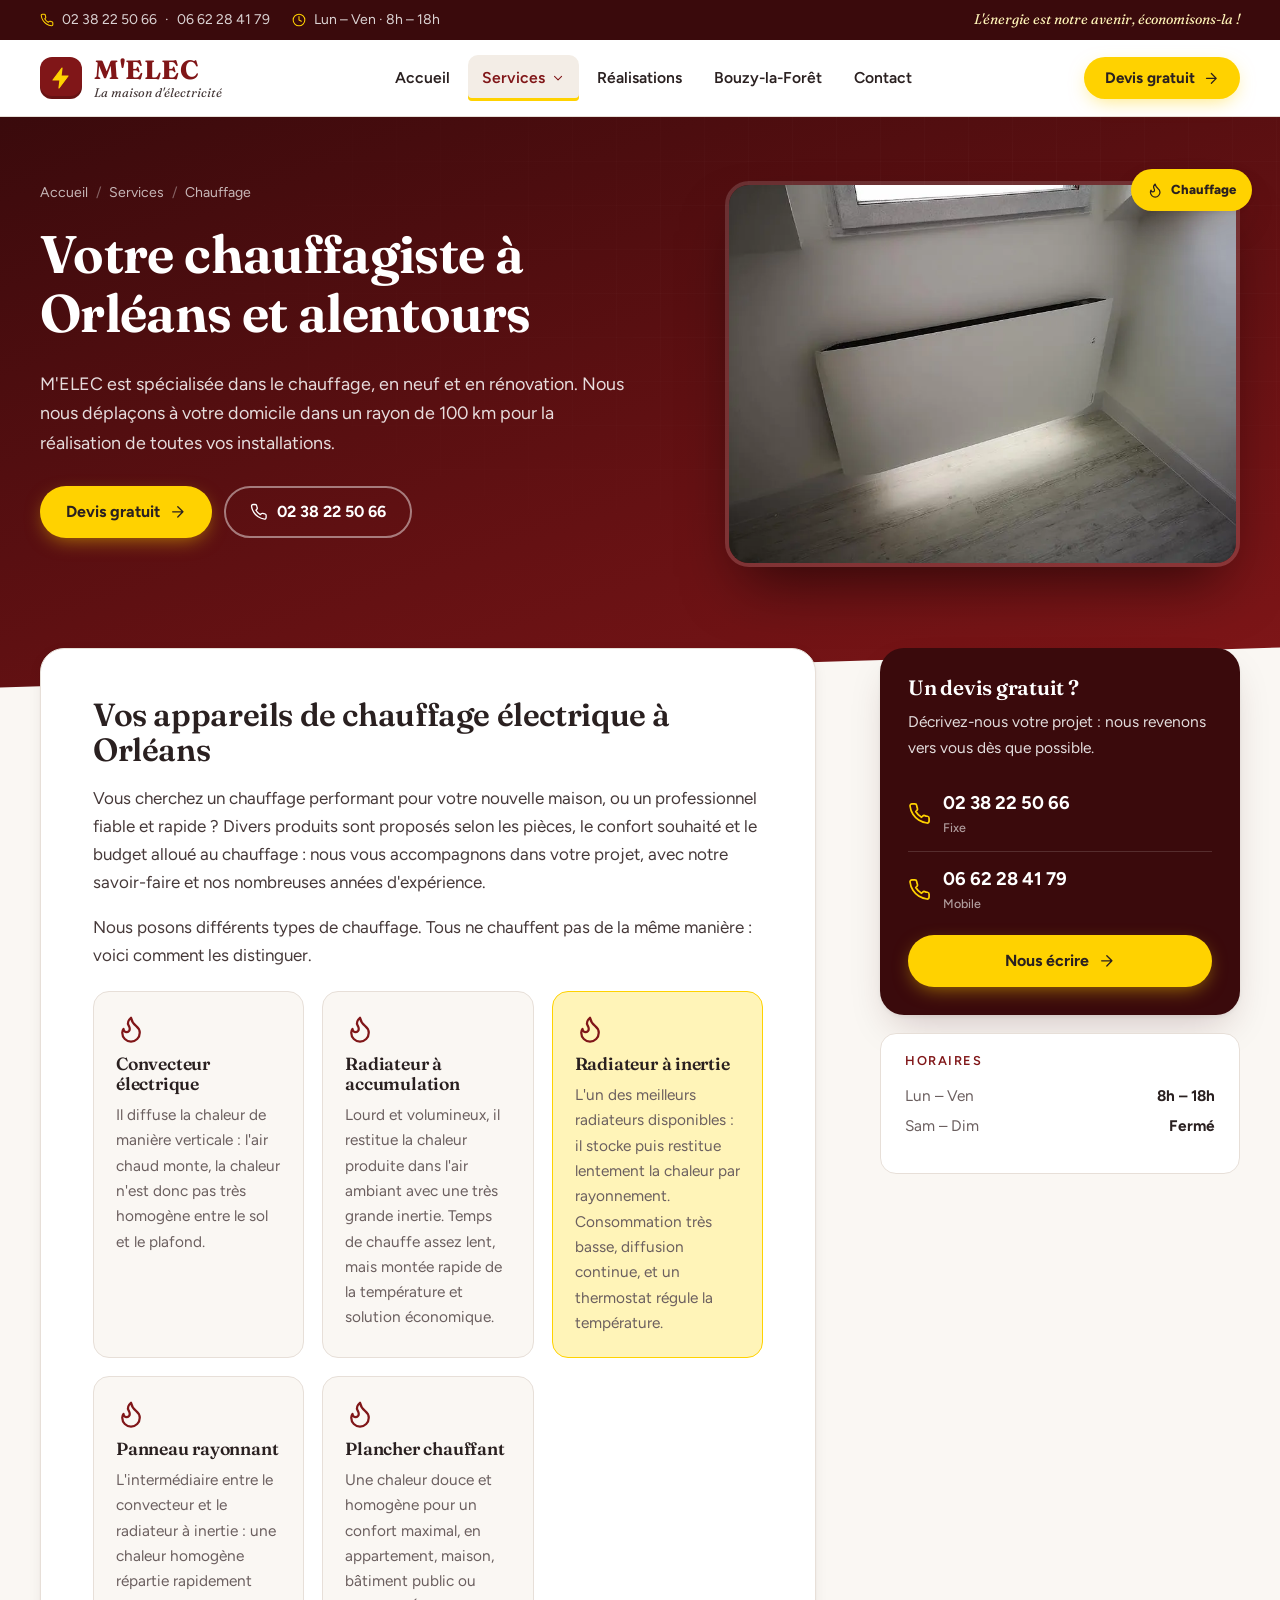
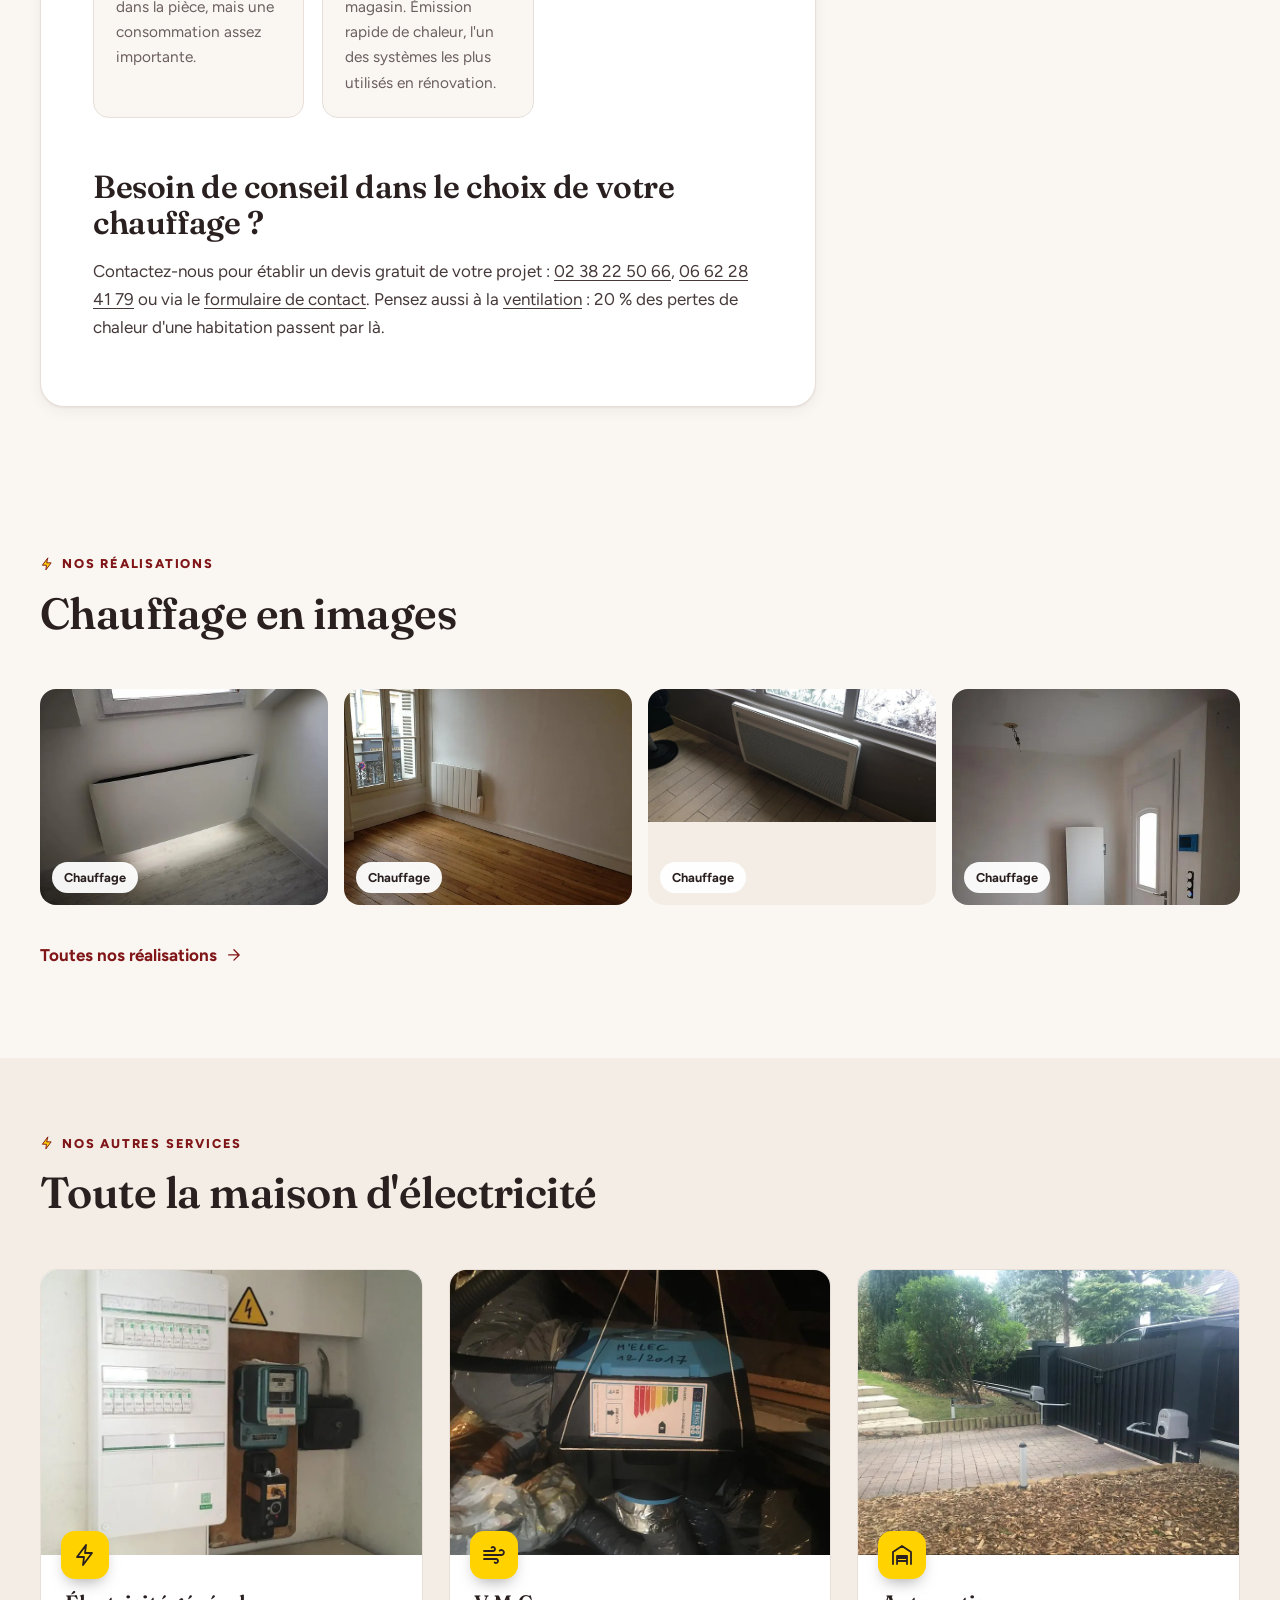
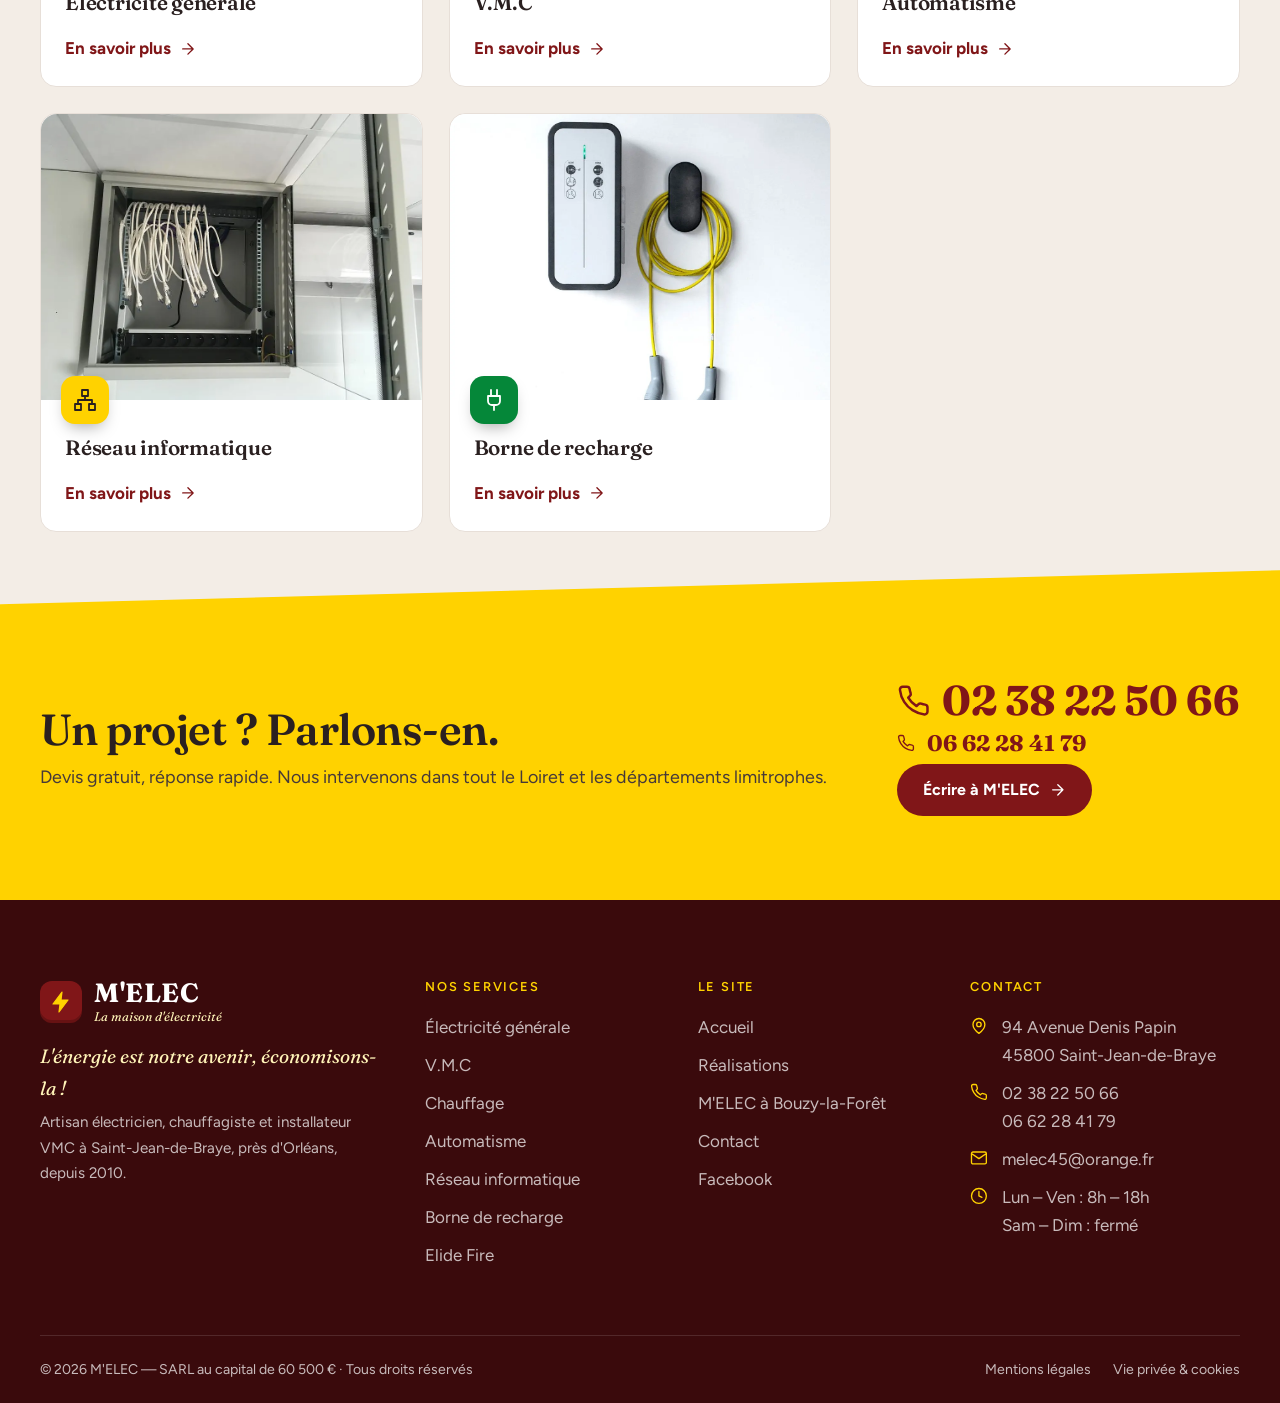
<file: chauffage.html>
<!doctype html>
<html lang="fr" class="no-js">
<head>
<meta charset="utf-8">
<meta name="viewport" content="width=device-width, initial-scale=1">
<title>Chauffagiste à Orléans · Chauffage électrique, neuf et rénovation | M'ELEC</title>
<meta name="description" content="Chauffagiste près d'Orléans : convecteur, radiateur à inertie, accumulation, panneau rayonnant, plancher chauffant. Conseil et pose, devis gratuit.">
<meta name="theme-color" content="#801618">
<meta property="og:type" content="website"><meta property="og:locale" content="fr_FR">
<meta property="og:title" content="Chauffagiste à Orléans · Chauffage électrique, neuf et rénovation | M'ELEC"><meta property="og:description" content="Chauffagiste près d'Orléans : convecteur, radiateur à inertie, accumulation, panneau rayonnant, plancher chauffant. Conseil et pose, devis gratuit.">
<link rel="icon" href="assets/favicon.svg" type="image/svg+xml">
<link rel="preconnect" href="https://fonts.googleapis.com"><link rel="preconnect" href="https://fonts.gstatic.com" crossorigin>
<link href="https://fonts.googleapis.com/css2?family=Figtree:wght@400;500;600;700;800&family=Fraunces:ital,opsz,wght@0,9..144,500..700;1,9..144,500..600&display=swap" rel="stylesheet">
<link rel="stylesheet" href="assets/css/style.css">
<script type="application/ld+json">{"@context":"https://schema.org","@type":"Electrician","name":"M'ELEC","slogan":"L'énergie est notre avenir, économisons-la !","description":"Artisan électricien, chauffagiste et installateur VMC à Saint-Jean-de-Braye (Loiret), agréé FAAC, installateur IRVE, distributeur officiel Elide Fire.","telephone":"+33238225066","email":"melec45@orange.fr","foundingDate":"2010","address":{"@type":"PostalAddress","streetAddress":"94 Avenue Denis Papin","postalCode":"45800","addressLocality":"Saint-Jean-de-Braye","addressCountry":"FR"},"openingHoursSpecification":[{"@type":"OpeningHoursSpecification","dayOfWeek":["Monday","Tuesday","Wednesday","Thursday","Friday"],"opens":"08:00","closes":"18:00"}],"areaServed":[{"@type":"AdministrativeArea","name":"Loiret"},{"@type":"City","name":"Orléans"}],"sameAs":["https://facebook.com/Melec-290972847989474"]}</script>
</head>
<body class="">
<svg width="0" height="0" style="position:absolute" aria-hidden="true" focusable="false"><defs><symbol id="i-bolt" viewBox="0 0 24 24"><path d="M13 2 4 14h7l-1 8 9-12h-7z"/></symbol><symbol id="i-vmc" viewBox="0 0 24 24"><path d="M9.6 4.6A2 2 0 1 1 11 8H2M12.6 19.4A2 2 0 1 0 14 16H2M17.7 7.7A2.5 2.5 0 1 1 19.5 12H2"/></symbol><symbol id="i-heat" viewBox="0 0 24 24"><path d="M8.5 14.5A2.5 2.5 0 0 0 11 12c0-1.38-.5-2-1-3-1.07-2.14-.22-4.05 2-6 .5 2.5 2 4.9 4 6.5 2 1.6 3 3.5 3 5.5a7 7 0 1 1-14 0c0-1.15.43-2.29 1-3a2.5 2.5 0 0 0 2.5 2.5z"/></symbol><symbol id="i-gate" viewBox="0 0 24 24"><path d="M3 21V9l9-6 9 6v12M7 21v-8h10v8M7 15h10M7 18h10"/></symbol><symbol id="i-net" viewBox="0 0 24 24"><path d="M9 2h6v6H9zM2 16h6v6H2zM16 16h6v6h-6zM5 16v-4h14v4M12 12V8"/></symbol><symbol id="i-plug" viewBox="0 0 24 24"><path d="M12 22v-5M9 8V2M15 8V2M18 8v5a4 4 0 0 1-4 4h-4a4 4 0 0 1-4-4V8z"/></symbol><symbol id="i-phone" viewBox="0 0 24 24"><path d="M22 16.92v3a2 2 0 0 1-2.18 2 19.79 19.79 0 0 1-8.63-3.07 19.5 19.5 0 0 1-6-6 19.79 19.79 0 0 1-3.07-8.67A2 2 0 0 1 4.11 2h3a2 2 0 0 1 2 1.72c.13.96.36 1.9.7 2.81a2 2 0 0 1-.45 2.11L8.09 9.91a16 16 0 0 0 6 6l1.27-1.27a2 2 0 0 1 2.11-.45c.91.34 1.85.57 2.81.7A2 2 0 0 1 22 16.92z"/></symbol><symbol id="i-mail" viewBox="0 0 24 24"><path d="M4 4h16a2 2 0 0 1 2 2v12a2 2 0 0 1-2 2H4a2 2 0 0 1-2-2V6a2 2 0 0 1 2-2zM22 6l-10 7L2 6"/></symbol><symbol id="i-pin" viewBox="0 0 24 24"><path d="M20 10c0 6-8 12-8 12S4 16 4 10a8 8 0 0 1 16 0zM12 13a3 3 0 1 0 0-6 3 3 0 0 0 0 6z"/></symbol><symbol id="i-clock" viewBox="0 0 24 24"><path d="M12 22a10 10 0 1 0 0-20 10 10 0 0 0 0 20zM12 6v6l4 2"/></symbol><symbol id="i-check" viewBox="0 0 24 24"><path d="M20 6 9 17l-5-5"/></symbol><symbol id="i-arrow" viewBox="0 0 24 24"><path d="M5 12h14M12 5l7 7-7 7"/></symbol><symbol id="i-shield" viewBox="0 0 24 24"><path d="M12 22s8-4 8-10V5l-8-3-8 3v7c0 6 8 10 8 10zM9 12l2 2 4-4"/></symbol><symbol id="i-menu" viewBox="0 0 24 24"><path d="M4 6h16M4 12h16M4 18h16"/></symbol><symbol id="i-close" viewBox="0 0 24 24"><path d="M18 6 6 18M6 6l12 12"/></symbol><symbol id="i-plus" viewBox="0 0 24 24"><path d="M12 5v14M5 12h14"/></symbol><symbol id="i-chev" viewBox="0 0 24 24"><path d="m6 9 6 6 6-6"/></symbol><symbol id="i-home" viewBox="0 0 24 24"><path d="M3 10.5 12 3l9 7.5V21H3zM9 21v-6h6v6"/></symbol><symbol id="i-fire" viewBox="0 0 24 24"><path d="M12 2c1 3 4 5 4 9a4 4 0 0 1-8 0c0-1.5.6-2.6 1.4-3.6C10 9 11 7 12 2zM8 22h8M12 15v7"/></symbol><symbol id="i-euro" viewBox="0 0 24 24"><path d="M18 7a6 6 0 1 0 0 10M4 10h10M4 14h10"/></symbol><symbol id="i-users" viewBox="0 0 24 24"><path d="M16 21v-2a4 4 0 0 0-4-4H6a4 4 0 0 0-4 4v2M9 11a4 4 0 1 0 0-8 4 4 0 0 0 0 8zM22 21v-2a4 4 0 0 0-3-3.87M16 3.13a4 4 0 0 1 0 7.75"/></symbol><symbol id="i-tool" viewBox="0 0 24 24"><path d="M14.7 6.3a4 4 0 0 0-5.4 5.4L3 18l3 3 6.3-6.3a4 4 0 0 0 5.4-5.4l-2.6 2.6-2.4-.6-.6-2.4z"/></symbol><symbol id="i-play" viewBox="0 0 24 24"><path d="M5 3l14 9-14 9z"/></symbol></defs></svg>
<a class="skip" href="#main">Aller au contenu</a>
<div class="topbar"><div class="container">
  <ul>
    <li><svg class="icon " aria-hidden="true"><use href="#i-phone"/></svg><a href="tel:+33238225066">02 38 22 50 66</a> · <a href="tel:+33662284179">06 62 28 41 79</a></li>
    <li><svg class="icon " aria-hidden="true"><use href="#i-clock"/></svg>Lun – Ven · 8h – 18h</li>
  </ul>
  <span class="topbar-tag">L'énergie est notre avenir, économisons-la !</span>
</div></div>
<header class="header"><div class="container">
  <a class="logo" href="index.html" aria-label="M'ELEC, la maison d'électricité — accueil">
    <span class="logo-bolt"><svg class="icon " aria-hidden="true"><use href="#i-bolt"/></svg></span>
    <span class="logo-text"><span class="logo-name">M'ELEC</span><span class="logo-tag">La maison d'électricité</span></span>
  </a>
  <nav class="nav" id="nav" aria-label="Navigation principale"><ul>
    <li><a href="index.html">Accueil</a></li>
    <li class="has-sub"><a href="index.html#services" aria-current="page" aria-haspopup="true">Services <svg class="icon icon-chev" aria-hidden="true"><use href="#i-chev"/></svg></a><ul class="sub"><li><a href="electricite-generale.html"><svg class="icon " aria-hidden="true"><use href="#i-bolt"/></svg>Électricité générale</a></li><li><a href="vmc.html"><svg class="icon " aria-hidden="true"><use href="#i-vmc"/></svg>V.M.C</a></li><li><a href="chauffage.html" aria-current="page"><svg class="icon " aria-hidden="true"><use href="#i-heat"/></svg>Chauffage</a></li><li><a href="automatisme.html"><svg class="icon " aria-hidden="true"><use href="#i-gate"/></svg>Automatisme</a></li><li><a href="reseau-informatique.html"><svg class="icon " aria-hidden="true"><use href="#i-net"/></svg>Réseau informatique</a></li><li><a href="borne-de-recharge.html"><svg class="icon " aria-hidden="true"><use href="#i-plug"/></svg>Borne de recharge</a></li><li><a href="elide-fire.html"><svg class="icon " aria-hidden="true"><use href="#i-fire"/></svg>Elide Fire</a></li></ul></li>
    <li><a href="realisations.html">Réalisations</a></li>
    <li><a href="bouzy-la-foret.html">Bouzy-la-Forêt</a></li>
    <li><a href="contact.html">Contact</a></li>
  </ul></nav>
  <div class="header-cta">
    <a class="btn btn-primary btn-sm" href="contact.html">Devis gratuit <svg class="icon icon-arrow" aria-hidden="true"><use href="#i-arrow"/></svg></a>
    <button class="burger" type="button" aria-expanded="false" aria-controls="nav" aria-label="Ouvrir le menu"><svg class="icon " aria-hidden="true"><use href="#i-menu"/></svg></button>
  </div>
</div></header>
<main id="main">

<section class="page-hero"><div class="container">
  <div>
    <ol class="crumbs"><li><a href="index.html">Accueil</a></li><li><a href="index.html#services">Services</a></li><li aria-current="page">Chauffage</li></ol>
    <h1>Votre chauffagiste à Orléans et alentours</h1>
    <p class="hero-lead"><span class="d-only">M'ELEC est spécialisée dans le chauffage, en neuf et en rénovation. Nous nous déplaçons à votre domicile dans un rayon de 100 km pour la réalisation de toutes vos installations.</span><span class="m-only">Chauffage en neuf et en rénovation, conseil et pose.</span></p>
    <div class="hero-cta"><a class="btn btn-primary" href="contact.html">Devis gratuit <svg class="icon icon-arrow" aria-hidden="true"><use href="#i-arrow"/></svg></a><a class="btn btn-ghost" href="tel:+33238225066"><svg class="icon " aria-hidden="true"><use href="#i-phone"/></svg>02 38 22 50 66</a></div>
  </div>
  <div class="hero-photo"><img src="assets/img/radiateur-inertie.webp" alt="Radiateur à inertie installé dans une pièce lumineuse" width="900" height="675"><span class="photo-badge"><svg class="icon " aria-hidden="true"><use href="#i-heat"/></svg>Chauffage</span></div>
</div></section>

<section class="section-sm" style="padding-top:0"><div class="container content-grid">
  <article class="prose reveal"><h2>Vos appareils de chauffage électrique à Orléans</h2>
<p>Vous cherchez un chauffage performant pour votre nouvelle maison, ou un professionnel fiable et rapide ? Divers produits sont proposés selon les pièces, le confort souhaité et le budget alloué au chauffage : nous vous accompagnons dans votre projet, avec notre savoir-faire et nos nombreuses années d'expérience.</p>
<p>Nous posons différents types de chauffage. Tous ne chauffent pas de la même manière : voici comment les distinguer.</p>
<div class="compare three swipe">
  <div class="mini"><svg class="icon " aria-hidden="true"><use href="#i-heat"/></svg><h3>Convecteur électrique</h3><p>Il diffuse la chaleur de manière verticale : l'air chaud monte, la chaleur n'est donc pas très homogène entre le sol et le plafond.</p></div>
  <div class="mini"><svg class="icon " aria-hidden="true"><use href="#i-heat"/></svg><h3>Radiateur à accumulation</h3><p>Lourd et volumineux, il restitue la chaleur produite dans l'air ambiant avec une très grande inertie. Temps de chauffe assez lent, mais montée rapide de la température et solution économique.</p></div>
  <div class="mini hl"><svg class="icon " aria-hidden="true"><use href="#i-heat"/></svg><h3>Radiateur à inertie</h3><p>L'un des meilleurs radiateurs disponibles : il stocke puis restitue lentement la chaleur par rayonnement. Consommation très basse, diffusion continue, et un thermostat régule la température.</p></div>
  <div class="mini"><svg class="icon " aria-hidden="true"><use href="#i-heat"/></svg><h3>Panneau rayonnant</h3><p>L'intermédiaire entre le convecteur et le radiateur à inertie : une chaleur homogène répartie rapidement dans la pièce, mais une consommation assez importante.</p></div>
  <div class="mini"><svg class="icon " aria-hidden="true"><use href="#i-heat"/></svg><h3>Plancher chauffant</h3><p>Une chaleur douce et homogène pour un confort maximal, en appartement, maison, bâtiment public ou magasin. Émission rapide de chaleur, l'un des systèmes les plus utilisés en rénovation.</p></div>
</div>
<h2>Besoin de conseil dans le choix de votre chauffage ?</h2>
<p>Contactez-nous pour établir un devis gratuit de votre projet : <a href="tel:+33238225066">02 38 22 50 66</a>, <a href="tel:+33662284179">06 62 28 41 79</a> ou via le <a href="contact.html">formulaire de contact</a>. Pensez aussi à la <a href="vmc.html">ventilation</a> : 20 % des pertes de chaleur d'une habitation passent par là.</p></article>
  <aside class="aside" aria-label="Contact">
    <div class="aside-card"><h3>Un devis gratuit ?</h3><p style="font-size:.97rem">Décrivez-nous votre projet : nous revenons vers vous dès que possible.</p>
      <a class="aside-phone" href="tel:+33238225066"><svg class="icon " aria-hidden="true"><use href="#i-phone"/></svg><span>02 38 22 50 66<small>Fixe</small></span></a>
      <a class="aside-phone" href="tel:+33662284179"><svg class="icon " aria-hidden="true"><use href="#i-phone"/></svg><span>06 62 28 41 79<small>Mobile</small></span></a>
      <a class="btn btn-primary btn-block" href="contact.html">Nous écrire <svg class="icon icon-arrow" aria-hidden="true"><use href="#i-arrow"/></svg></a></div>
    <div class="aside-hours"><h4>Horaires</h4><dl class="hours"><div><dt>Lun – Ven</dt><dd>8h – 18h</dd></div><div><dt>Sam – Dim</dt><dd>Fermé</dd></div></dl></div>
    
  </aside>
</div></section>
<section class="section-sm" aria-labelledby="g-t"><div class="container"><div class="section-head"><span class="eyebrow"><svg class="icon " aria-hidden="true"><use href="#i-bolt"/></svg>Nos réalisations</span><h2 id="g-t">Chauffage en images</h2></div><div class="strip swipe"><figure class="shot" data-cat="chauf"><button type="button" aria-label="Agrandir : Radiateur à inertie dans une pièce lumineuse"><img src="assets/img/radiateur-inertie.webp" alt="Radiateur à inertie dans une pièce lumineuse" loading="lazy" width="800" height="600"></button><figcaption>Chauffage</figcaption></figure><figure class="shot" data-cat="chauf"><button type="button" aria-label="Agrandir : Radiateur mural dans une pièce avec parquet"><img src="assets/img/radiateur-parquet.webp" alt="Radiateur mural dans une pièce avec parquet" loading="lazy" width="800" height="600"></button><figcaption>Chauffage</figcaption></figure><figure class="shot" data-cat="chauf"><button type="button" aria-label="Agrandir : Radiateur sous une baie vitrée"><img src="assets/img/radiateur-veranda.webp" alt="Radiateur sous une baie vitrée" loading="lazy" width="800" height="600"></button><figcaption>Chauffage</figcaption></figure><figure class="shot" data-cat="chauf"><button type="button" aria-label="Agrandir : Radiateur vertical dans un couloir"><img src="assets/img/radiateur-vertical.webp" alt="Radiateur vertical dans un couloir" loading="lazy" width="800" height="600"></button><figcaption>Chauffage</figcaption></figure></div><p style="margin-top:24px"><a class="link-arrow" href="realisations.html">Toutes nos réalisations <svg class="icon " aria-hidden="true"><use href="#i-arrow"/></svg></a></p><dialog class="lightbox" id="lightbox" aria-label="Photo agrandie"><button class="lb-close" type="button" aria-label="Fermer"><svg class="icon " aria-hidden="true"><use href="#i-close"/></svg></button><img alt=""><p></p></dialog></div></section>
<section class="section-sm section-alt" aria-labelledby="oth-t"><div class="container"><div class="section-head"><span class="eyebrow"><svg class="icon " aria-hidden="true"><use href="#i-bolt"/></svg>Nos autres services</span><h2 id="oth-t">Toute la maison d'électricité</h2></div><div class="grid-3 swipe"><article class="card"><div class="card-img"><img src="assets/img/tableau-electrique.webp" alt="Tableau électrique dans un local technique" loading="lazy" width="800" height="600"></div><div class="card-body"><span class="card-ico"><svg class="icon " aria-hidden="true"><use href="#i-bolt"/></svg></span><h3>Électricité générale</h3><a class="link-arrow stretch" href="electricite-generale.html">En savoir plus <svg class="icon " aria-hidden="true"><use href="#i-arrow"/></svg></a></div></article><article class="card"><div class="card-img"><img src="assets/img/vmc-combles.webp" alt="VMC installée dans des combles avec ses gaines" loading="lazy" width="800" height="600"></div><div class="card-body"><span class="card-ico"><svg class="icon " aria-hidden="true"><use href="#i-vmc"/></svg></span><h3>V.M.C</h3><a class="link-arrow stretch" href="vmc.html">En savoir plus <svg class="icon " aria-hidden="true"><use href="#i-arrow"/></svg></a></div></article><article class="card"><div class="card-img"><img src="assets/img/portail-motorise.webp" alt="Portail noir motorisé dans un jardin" loading="lazy" width="800" height="600"></div><div class="card-body"><span class="card-ico"><svg class="icon " aria-hidden="true"><use href="#i-gate"/></svg></span><h3>Automatisme</h3><a class="link-arrow stretch" href="automatisme.html">En savoir plus <svg class="icon " aria-hidden="true"><use href="#i-arrow"/></svg></a></div></article><article class="card"><div class="card-img"><img src="assets/img/baie-reseau.webp" alt="Baie de brassage réseau câblée" loading="lazy" width="800" height="600"></div><div class="card-body"><span class="card-ico"><svg class="icon " aria-hidden="true"><use href="#i-net"/></svg></span><h3>Réseau informatique</h3><a class="link-arrow stretch" href="reseau-informatique.html">En savoir plus <svg class="icon " aria-hidden="true"><use href="#i-arrow"/></svg></a></div></article><article class="card is-ev"><div class="card-img"><img src="assets/img/borne-hager.webp" alt="Borne de recharge murale Hager avec câble jaune" loading="lazy" width="800" height="600"></div><div class="card-body"><span class="card-ico"><svg class="icon " aria-hidden="true"><use href="#i-plug"/></svg></span><h3>Borne de recharge</h3><a class="link-arrow stretch" href="borne-de-recharge.html">En savoir plus <svg class="icon " aria-hidden="true"><use href="#i-arrow"/></svg></a></div></article></div></div></section>
<section class="cta" aria-labelledby="cta-t"><div class="container cta-inner">
  <div><h2 id="cta-t">Un projet ? Parlons-en.</h2><p>Devis gratuit, réponse rapide. Nous intervenons dans tout le Loiret et les départements limitrophes.</p></div>
  <div class="cta-phones">
    <a class="cta-phone" href="tel:+33238225066"><svg class="icon " aria-hidden="true"><use href="#i-phone"/></svg>02 38 22 50 66</a>
    <a class="cta-phone" href="tel:+33662284179" style="font-size:1.4rem"><svg class="icon " aria-hidden="true"><use href="#i-phone"/></svg>06 62 28 41 79</a>
    <a class="btn btn-dark" href="contact.html">Écrire à M'ELEC <svg class="icon icon-arrow" aria-hidden="true"><use href="#i-arrow"/></svg></a>
  </div>
</div></section>
</main>
<footer class="footer"><div class="container">
  <div class="footer-grid">
    <div>
      <a class="logo" href="index.html"><span class="logo-bolt"><svg class="icon " aria-hidden="true"><use href="#i-bolt"/></svg></span><span class="logo-text"><span class="logo-name">M'ELEC</span><span class="logo-tag">La maison d'électricité</span></span></a>
      <p class="footer-motto">L'énergie est notre avenir, économisons-la !</p>
      <p style="font-size:.95rem">Artisan électricien, chauffagiste et installateur VMC à Saint-Jean-de-Braye, près d'Orléans, depuis 2010.</p>
    </div>
    <div><h4>Nos services</h4><ul><li><a href="electricite-generale.html">Électricité générale</a></li><li><a href="vmc.html">V.M.C</a></li><li><a href="chauffage.html">Chauffage</a></li><li><a href="automatisme.html">Automatisme</a></li><li><a href="reseau-informatique.html">Réseau informatique</a></li><li><a href="borne-de-recharge.html">Borne de recharge</a></li><li><a href="elide-fire.html">Elide Fire</a></li></ul></div>
    <div><h4>Le site</h4><ul>
      <li><a href="index.html">Accueil</a></li><li><a href="realisations.html">Réalisations</a></li><li><a href="bouzy-la-foret.html">M'ELEC à Bouzy-la-Forêt</a></li><li><a href="contact.html">Contact</a></li><li><a href="https://facebook.com/Melec-290972847989474" rel="noopener" target="_blank">Facebook</a></li></ul></div>
    <div class="contact"><h4>Contact</h4><ul>
      <li><svg class="icon " aria-hidden="true"><use href="#i-pin"/></svg><a href="https://www.google.com/maps/search/?api=1&query=94+Avenue+Denis+Papin+45800+Saint-Jean-de-Braye" target="_blank" rel="noopener">94 Avenue Denis Papin<br>45800 Saint-Jean-de-Braye</a></li>
      <li><svg class="icon " aria-hidden="true"><use href="#i-phone"/></svg><span><a href="tel:+33238225066">02 38 22 50 66</a><br><a href="tel:+33662284179">06 62 28 41 79</a></span></li>
      <li><svg class="icon " aria-hidden="true"><use href="#i-mail"/></svg><a href="mailto:melec45@orange.fr">melec45@orange.fr</a></li>
      <li><svg class="icon " aria-hidden="true"><use href="#i-clock"/></svg><span>Lun – Ven : 8h – 18h<br>Sam – Dim : fermé</span></li>
    </ul></div>
  </div>
  <div class="footer-bottom"><span>© <span data-year>2025</span> M'ELEC — SARL au capital de 60 500 € · Tous droits réservés</span>
    <ul><li><a href="mentions-legales.html">Mentions légales</a></li><li><a href="mentions-legales.html#vie-privee">Vie privée &amp; cookies</a></li></ul></div>
</div></footer>
<div class="fab"><a class="btn btn-primary" href="tel:+33662284179"><svg class="icon " aria-hidden="true"><use href="#i-phone"/></svg>Appeler M'ELEC · 06 62 28 41 79</a></div>
<script src="assets/js/app.js" defer></script>
</body>
</html>
</file>
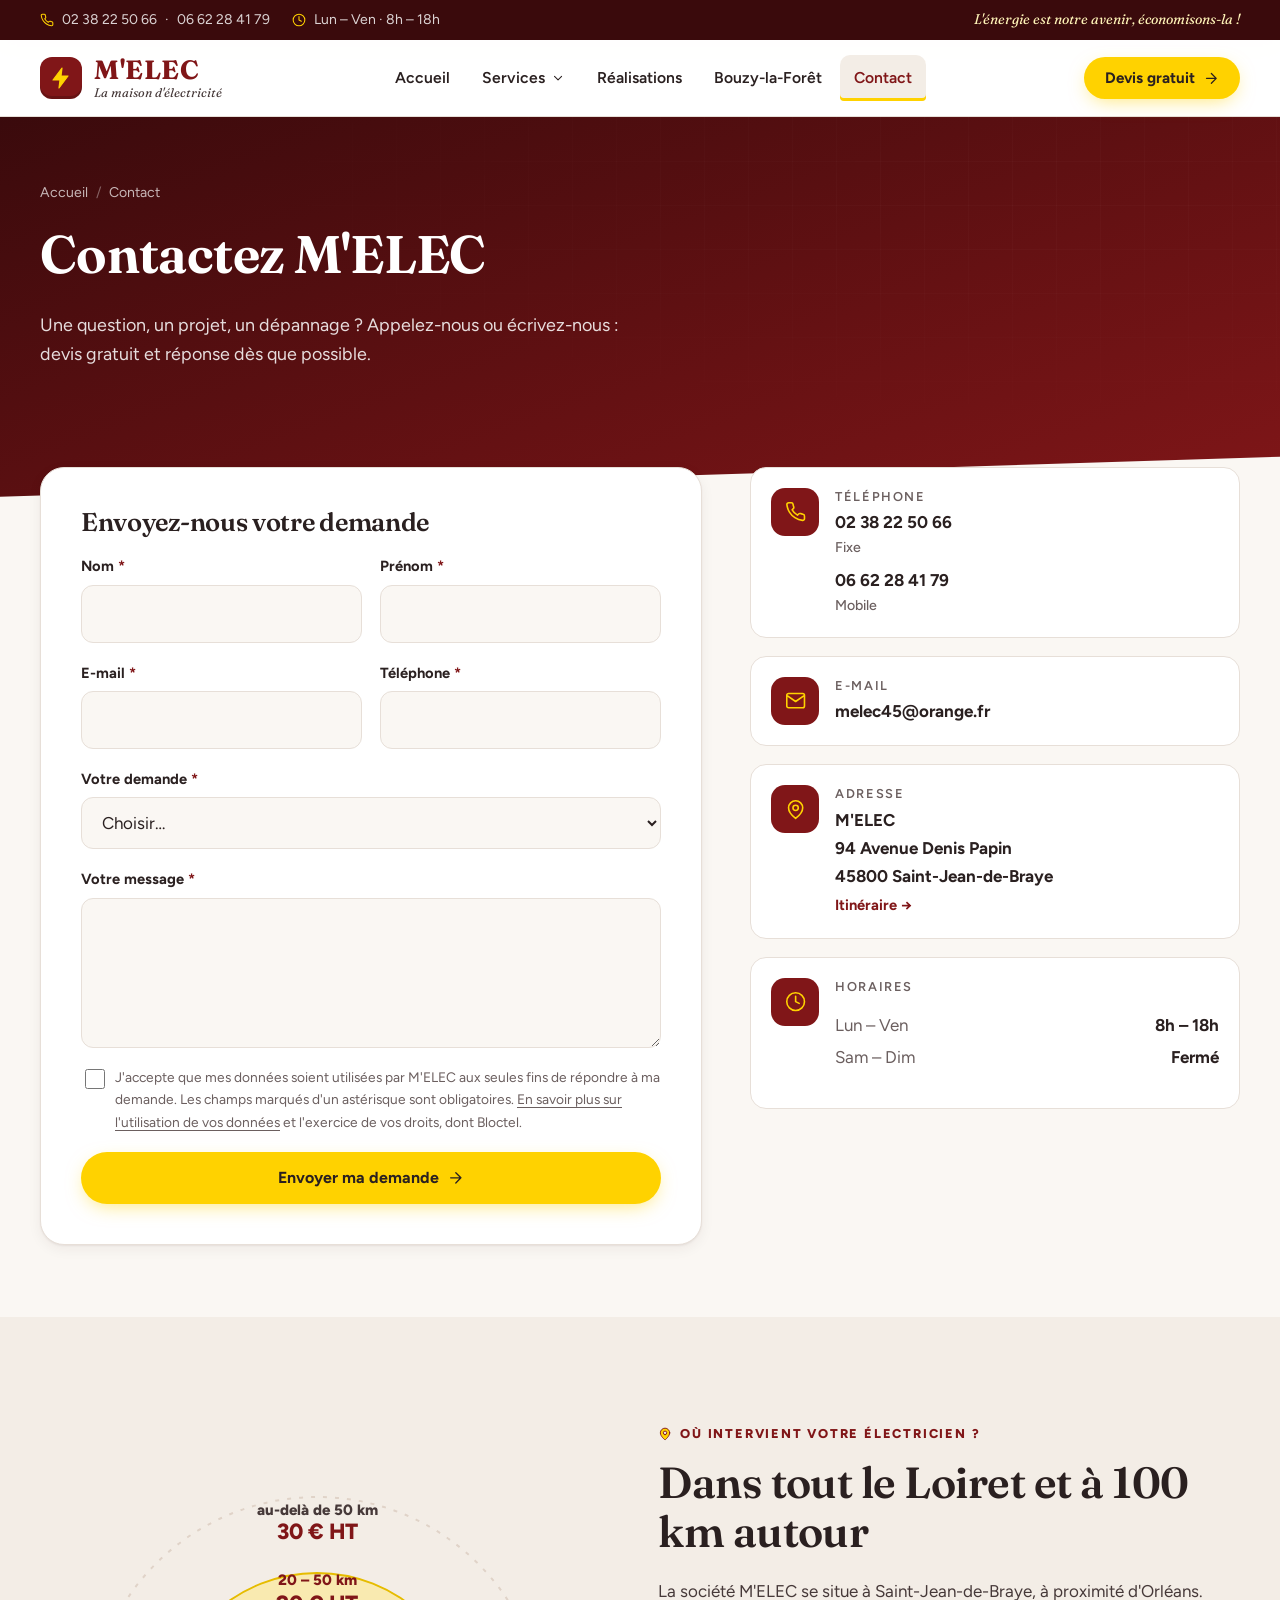
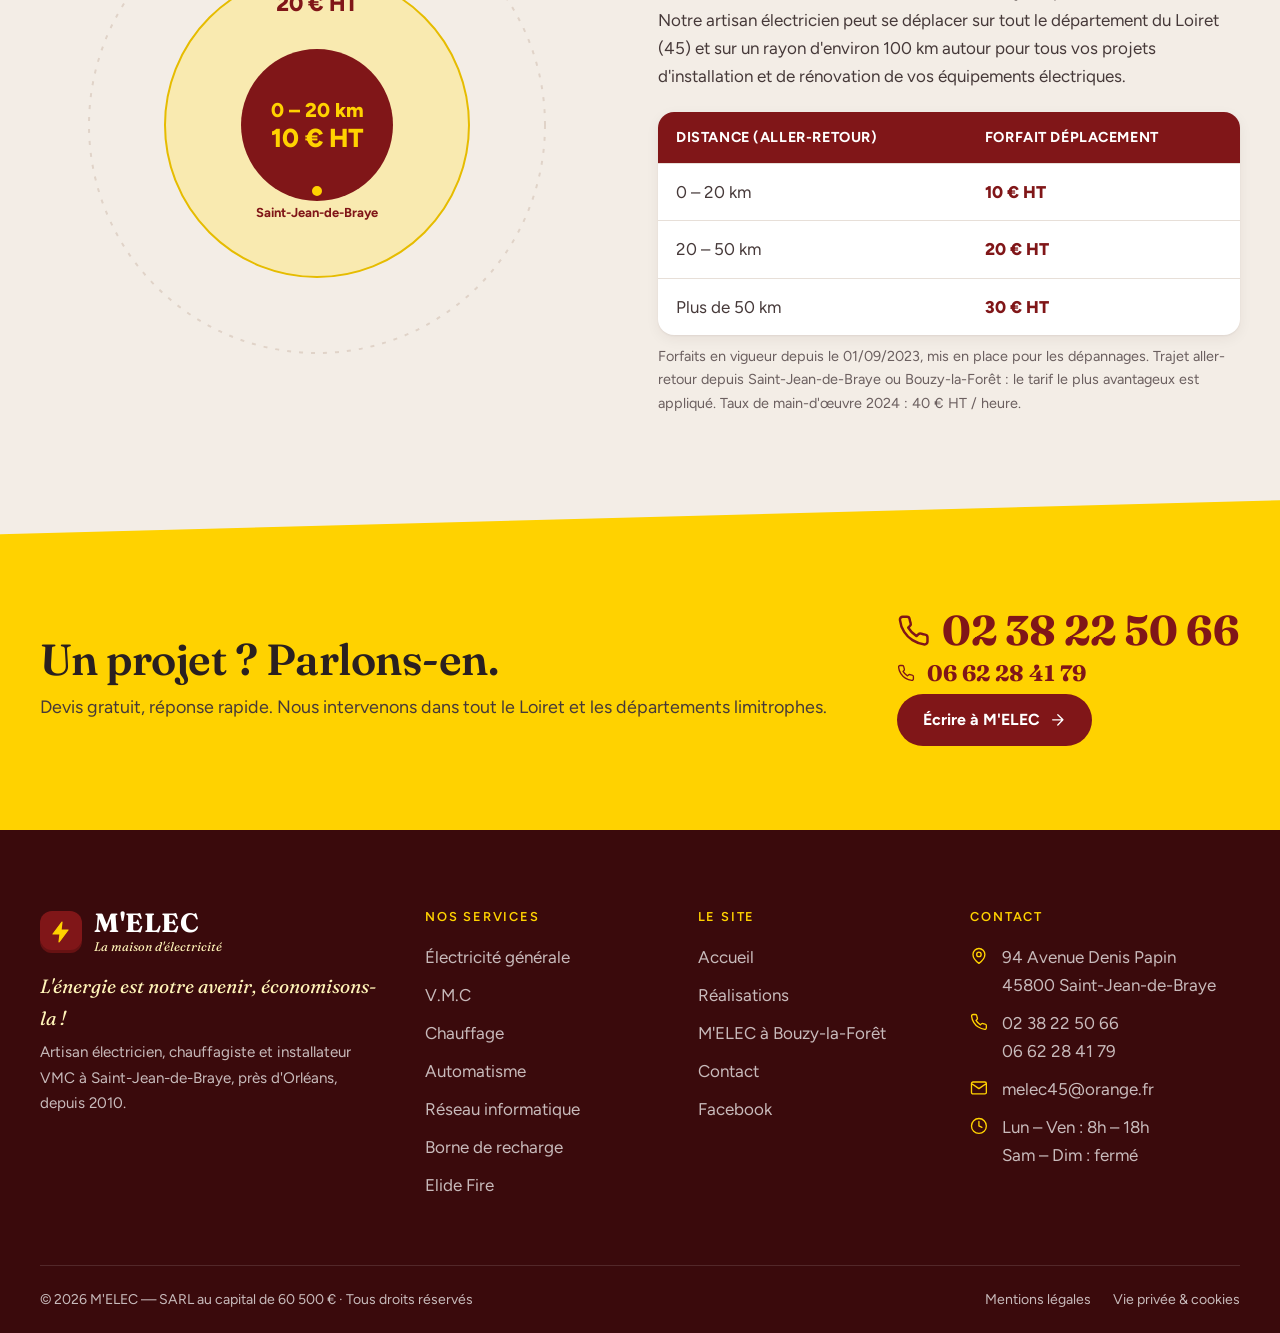
<file: contact.html>
<!doctype html>
<html lang="fr" class="no-js">
<head>
<meta charset="utf-8">
<meta name="viewport" content="width=device-width, initial-scale=1">
<title>Contact · Devis gratuit électricien à Orléans | M'ELEC</title>
<meta name="description" content="Contactez M'ELEC à Saint-Jean-de-Braye : 02 38 22 50 66 ou 06 62 28 41 79. Devis gratuit, du lundi au vendredi de 8h à 18h.">
<meta name="theme-color" content="#801618">
<meta property="og:type" content="website"><meta property="og:locale" content="fr_FR">
<meta property="og:title" content="Contact · Devis gratuit électricien à Orléans | M'ELEC"><meta property="og:description" content="Contactez M'ELEC à Saint-Jean-de-Braye : 02 38 22 50 66 ou 06 62 28 41 79. Devis gratuit, du lundi au vendredi de 8h à 18h.">
<link rel="icon" href="assets/favicon.svg" type="image/svg+xml">
<link rel="preconnect" href="https://fonts.googleapis.com"><link rel="preconnect" href="https://fonts.gstatic.com" crossorigin>
<link href="https://fonts.googleapis.com/css2?family=Figtree:wght@400;500;600;700;800&family=Fraunces:ital,opsz,wght@0,9..144,500..700;1,9..144,500..600&display=swap" rel="stylesheet">
<link rel="stylesheet" href="assets/css/style.css">
<script type="application/ld+json">{"@context":"https://schema.org","@type":"Electrician","name":"M'ELEC","slogan":"L'énergie est notre avenir, économisons-la !","description":"Artisan électricien, chauffagiste et installateur VMC à Saint-Jean-de-Braye (Loiret), agréé FAAC, installateur IRVE, distributeur officiel Elide Fire.","telephone":"+33238225066","email":"melec45@orange.fr","foundingDate":"2010","address":{"@type":"PostalAddress","streetAddress":"94 Avenue Denis Papin","postalCode":"45800","addressLocality":"Saint-Jean-de-Braye","addressCountry":"FR"},"openingHoursSpecification":[{"@type":"OpeningHoursSpecification","dayOfWeek":["Monday","Tuesday","Wednesday","Thursday","Friday"],"opens":"08:00","closes":"18:00"}],"areaServed":[{"@type":"AdministrativeArea","name":"Loiret"},{"@type":"City","name":"Orléans"}],"sameAs":["https://facebook.com/Melec-290972847989474"]}</script>
</head>
<body class="">
<svg width="0" height="0" style="position:absolute" aria-hidden="true" focusable="false"><defs><symbol id="i-bolt" viewBox="0 0 24 24"><path d="M13 2 4 14h7l-1 8 9-12h-7z"/></symbol><symbol id="i-vmc" viewBox="0 0 24 24"><path d="M9.6 4.6A2 2 0 1 1 11 8H2M12.6 19.4A2 2 0 1 0 14 16H2M17.7 7.7A2.5 2.5 0 1 1 19.5 12H2"/></symbol><symbol id="i-heat" viewBox="0 0 24 24"><path d="M8.5 14.5A2.5 2.5 0 0 0 11 12c0-1.38-.5-2-1-3-1.07-2.14-.22-4.05 2-6 .5 2.5 2 4.9 4 6.5 2 1.6 3 3.5 3 5.5a7 7 0 1 1-14 0c0-1.15.43-2.29 1-3a2.5 2.5 0 0 0 2.5 2.5z"/></symbol><symbol id="i-gate" viewBox="0 0 24 24"><path d="M3 21V9l9-6 9 6v12M7 21v-8h10v8M7 15h10M7 18h10"/></symbol><symbol id="i-net" viewBox="0 0 24 24"><path d="M9 2h6v6H9zM2 16h6v6H2zM16 16h6v6h-6zM5 16v-4h14v4M12 12V8"/></symbol><symbol id="i-plug" viewBox="0 0 24 24"><path d="M12 22v-5M9 8V2M15 8V2M18 8v5a4 4 0 0 1-4 4h-4a4 4 0 0 1-4-4V8z"/></symbol><symbol id="i-phone" viewBox="0 0 24 24"><path d="M22 16.92v3a2 2 0 0 1-2.18 2 19.79 19.79 0 0 1-8.63-3.07 19.5 19.5 0 0 1-6-6 19.79 19.79 0 0 1-3.07-8.67A2 2 0 0 1 4.11 2h3a2 2 0 0 1 2 1.72c.13.96.36 1.9.7 2.81a2 2 0 0 1-.45 2.11L8.09 9.91a16 16 0 0 0 6 6l1.27-1.27a2 2 0 0 1 2.11-.45c.91.34 1.85.57 2.81.7A2 2 0 0 1 22 16.92z"/></symbol><symbol id="i-mail" viewBox="0 0 24 24"><path d="M4 4h16a2 2 0 0 1 2 2v12a2 2 0 0 1-2 2H4a2 2 0 0 1-2-2V6a2 2 0 0 1 2-2zM22 6l-10 7L2 6"/></symbol><symbol id="i-pin" viewBox="0 0 24 24"><path d="M20 10c0 6-8 12-8 12S4 16 4 10a8 8 0 0 1 16 0zM12 13a3 3 0 1 0 0-6 3 3 0 0 0 0 6z"/></symbol><symbol id="i-clock" viewBox="0 0 24 24"><path d="M12 22a10 10 0 1 0 0-20 10 10 0 0 0 0 20zM12 6v6l4 2"/></symbol><symbol id="i-check" viewBox="0 0 24 24"><path d="M20 6 9 17l-5-5"/></symbol><symbol id="i-arrow" viewBox="0 0 24 24"><path d="M5 12h14M12 5l7 7-7 7"/></symbol><symbol id="i-shield" viewBox="0 0 24 24"><path d="M12 22s8-4 8-10V5l-8-3-8 3v7c0 6 8 10 8 10zM9 12l2 2 4-4"/></symbol><symbol id="i-menu" viewBox="0 0 24 24"><path d="M4 6h16M4 12h16M4 18h16"/></symbol><symbol id="i-close" viewBox="0 0 24 24"><path d="M18 6 6 18M6 6l12 12"/></symbol><symbol id="i-plus" viewBox="0 0 24 24"><path d="M12 5v14M5 12h14"/></symbol><symbol id="i-chev" viewBox="0 0 24 24"><path d="m6 9 6 6 6-6"/></symbol><symbol id="i-home" viewBox="0 0 24 24"><path d="M3 10.5 12 3l9 7.5V21H3zM9 21v-6h6v6"/></symbol><symbol id="i-fire" viewBox="0 0 24 24"><path d="M12 2c1 3 4 5 4 9a4 4 0 0 1-8 0c0-1.5.6-2.6 1.4-3.6C10 9 11 7 12 2zM8 22h8M12 15v7"/></symbol><symbol id="i-euro" viewBox="0 0 24 24"><path d="M18 7a6 6 0 1 0 0 10M4 10h10M4 14h10"/></symbol><symbol id="i-users" viewBox="0 0 24 24"><path d="M16 21v-2a4 4 0 0 0-4-4H6a4 4 0 0 0-4 4v2M9 11a4 4 0 1 0 0-8 4 4 0 0 0 0 8zM22 21v-2a4 4 0 0 0-3-3.87M16 3.13a4 4 0 0 1 0 7.75"/></symbol><symbol id="i-tool" viewBox="0 0 24 24"><path d="M14.7 6.3a4 4 0 0 0-5.4 5.4L3 18l3 3 6.3-6.3a4 4 0 0 0 5.4-5.4l-2.6 2.6-2.4-.6-.6-2.4z"/></symbol><symbol id="i-play" viewBox="0 0 24 24"><path d="M5 3l14 9-14 9z"/></symbol></defs></svg>
<a class="skip" href="#main">Aller au contenu</a>
<div class="topbar"><div class="container">
  <ul>
    <li><svg class="icon " aria-hidden="true"><use href="#i-phone"/></svg><a href="tel:+33238225066">02 38 22 50 66</a> · <a href="tel:+33662284179">06 62 28 41 79</a></li>
    <li><svg class="icon " aria-hidden="true"><use href="#i-clock"/></svg>Lun – Ven · 8h – 18h</li>
  </ul>
  <span class="topbar-tag">L'énergie est notre avenir, économisons-la !</span>
</div></div>
<header class="header"><div class="container">
  <a class="logo" href="index.html" aria-label="M'ELEC, la maison d'électricité — accueil">
    <span class="logo-bolt"><svg class="icon " aria-hidden="true"><use href="#i-bolt"/></svg></span>
    <span class="logo-text"><span class="logo-name">M'ELEC</span><span class="logo-tag">La maison d'électricité</span></span>
  </a>
  <nav class="nav" id="nav" aria-label="Navigation principale"><ul>
    <li><a href="index.html">Accueil</a></li>
    <li class="has-sub"><a href="index.html#services" aria-haspopup="true">Services <svg class="icon icon-chev" aria-hidden="true"><use href="#i-chev"/></svg></a><ul class="sub"><li><a href="electricite-generale.html"><svg class="icon " aria-hidden="true"><use href="#i-bolt"/></svg>Électricité générale</a></li><li><a href="vmc.html"><svg class="icon " aria-hidden="true"><use href="#i-vmc"/></svg>V.M.C</a></li><li><a href="chauffage.html"><svg class="icon " aria-hidden="true"><use href="#i-heat"/></svg>Chauffage</a></li><li><a href="automatisme.html"><svg class="icon " aria-hidden="true"><use href="#i-gate"/></svg>Automatisme</a></li><li><a href="reseau-informatique.html"><svg class="icon " aria-hidden="true"><use href="#i-net"/></svg>Réseau informatique</a></li><li><a href="borne-de-recharge.html"><svg class="icon " aria-hidden="true"><use href="#i-plug"/></svg>Borne de recharge</a></li><li><a href="elide-fire.html"><svg class="icon " aria-hidden="true"><use href="#i-fire"/></svg>Elide Fire</a></li></ul></li>
    <li><a href="realisations.html">Réalisations</a></li>
    <li><a href="bouzy-la-foret.html">Bouzy-la-Forêt</a></li>
    <li><a href="contact.html" aria-current="page">Contact</a></li>
  </ul></nav>
  <div class="header-cta">
    <a class="btn btn-primary btn-sm" href="contact.html">Devis gratuit <svg class="icon icon-arrow" aria-hidden="true"><use href="#i-arrow"/></svg></a>
    <button class="burger" type="button" aria-expanded="false" aria-controls="nav" aria-label="Ouvrir le menu"><svg class="icon " aria-hidden="true"><use href="#i-menu"/></svg></button>
  </div>
</div></header>
<main id="main">

<section class="page-hero" style="padding-bottom:110px"><div class="container" style="grid-template-columns:1fr">
  <div><ol class="crumbs"><li><a href="index.html">Accueil</a></li><li aria-current="page">Contact</li></ol>
  <h1>Contactez M'ELEC</h1><p class="hero-lead"><span class="d-only">Une question, un projet, un dépannage ? Appelez-nous ou écrivez-nous : devis gratuit et réponse dès que possible.</span><span class="m-only">Devis gratuit, réponse dès que possible.</span></p></div>
</div></section>
<section class="section-sm" style="padding-top:0;margin-top:-30px;position:relative;z-index:2"><div class="container contact-grid">
  <form class="form reveal" id="contact-form" data-access-key="VOTRE_CLE_WEB3FORMS" novalidate>
    <h2 style="font-size:1.6rem;margin:0">Envoyez-nous votre demande</h2>
    <div class="row"><div class="field"><label for="nom">Nom <i>*</i></label><input id="nom" name="nom" autocomplete="family-name" required></div>
      <div class="field"><label for="prenom">Prénom <i>*</i></label><input id="prenom" name="prenom" autocomplete="given-name" required></div></div>
    <div class="row"><div class="field"><label for="email">E-mail <i>*</i></label><input id="email" name="email" type="email" autocomplete="email" required></div>
      <div class="field"><label for="tel">Téléphone <i>*</i></label><input id="tel" name="tel" type="tel" autocomplete="tel" required></div></div>
    <div class="field"><label for="demande">Votre demande <i>*</i></label><select id="demande" name="demande" required><option value="" disabled selected>Choisir…</option><option>Électricité générale</option><option>V.M.C</option><option>Chauffage</option><option>Automatisme</option><option>Réseau informatique</option><option>Borne de recharge</option><option>Elide Fire</option><option>Dépannage</option><option>Autre demande</option></select></div>
    <div class="field"><label for="message">Votre message <i>*</i></label><textarea id="message" name="message" required></textarea></div>
    <input class="hp" type="checkbox" name="botcheck" tabindex="-1" autocomplete="off" aria-hidden="true">
    <label class="consent"><input type="checkbox" name="consent" required><span>J'accepte que mes données soient utilisées par M'ELEC aux seules fins de répondre à ma demande. Les champs marqués d'un astérisque sont obligatoires. <a href="mentions-legales.html#vie-privee">En savoir plus sur l'utilisation de vos données</a> et l'exercice de vos droits, dont Bloctel.</span></label>
    <div class="form-status" role="status" aria-live="polite"></div>
    <button class="btn btn-primary" type="submit">Envoyer ma demande <svg class="icon icon-arrow" aria-hidden="true"><use href="#i-arrow"/></svg></button>
  </form>
  <div class="info-list reveal" data-d="1">
    <div class="info-item"><span class="ico"><svg class="icon " aria-hidden="true"><use href="#i-phone"/></svg></span><div><h3>Téléphone</h3><a href="tel:+33238225066">02 38 22 50 66</a><small>Fixe</small><a href="tel:+33662284179" style="display:block;margin-top:6px">06 62 28 41 79</a><small>Mobile</small></div></div>
    <div class="info-item"><span class="ico"><svg class="icon " aria-hidden="true"><use href="#i-mail"/></svg></span><div><h3>E-mail</h3><a href="mailto:melec45@orange.fr">melec45@orange.fr</a></div></div>
    <div class="info-item"><span class="ico"><svg class="icon " aria-hidden="true"><use href="#i-pin"/></svg></span><div><h3>Adresse</h3><p>M'ELEC<br>94 Avenue Denis Papin<br>45800 Saint-Jean-de-Braye</p><a href="https://www.google.com/maps/search/?api=1&query=94+Avenue+Denis+Papin+45800+Saint-Jean-de-Braye" target="_blank" rel="noopener" style="font-size:.92rem;color:var(--bx)">Itinéraire →</a></div></div>
    <div class="info-item"><span class="ico"><svg class="icon " aria-hidden="true"><use href="#i-clock"/></svg></span><div><h3>Horaires</h3><dl class="hours"><div><dt>Lun – Ven</dt><dd>8h – 18h</dd></div><div><dt>Sam – Dim</dt><dd>Fermé</dd></div></dl></div></div>
  </div>
</div></section>
<section class="section section-alt" aria-labelledby="zone-t"><div class="container zone-grid">
  <div class="reveal"><svg class="rings" viewBox="0 0 480 480" role="img" aria-labelledby="rings-t"><title id="rings-t">Forfaits de déplacement selon la distance depuis Saint-Jean-de-Braye : 0 à 20 km 10 euros HT, 20 à 50 km 20 euros HT, plus de 50 km 30 euros HT</title>
  <circle cx="240" cy="240" r="228" fill="#f3ede6" stroke="#e0d3c8" stroke-width="2" stroke-dasharray="4 8"/>
  <circle cx="240" cy="240" r="152" fill="#ffe985" fill-opacity=".55" stroke="#e6bc00" stroke-width="2"/>
  <circle cx="240" cy="240" r="76" fill="#801618"/>
  <g fill="#ffd200" text-anchor="middle" font-weight="800">
    <text x="240" y="232" font-size="20">0 – 20 km</text><text x="240" y="262" font-size="26" font-family="Fraunces, Georgia, serif">10 € HT</text></g>
  <g text-anchor="middle" fill="#801618" font-weight="800"><text x="240" y="100" font-size="15">20 – 50 km</text><text x="240" y="126" font-size="22" font-family="Fraunces, Georgia, serif">20 € HT</text></g>
  <g text-anchor="middle" fill="#463939" font-weight="800"><text x="240" y="30" font-size="15">au-delà de 50 km</text><text x="240" y="54" font-size="22" font-family="Fraunces, Georgia, serif" fill="#801618">30 € HT</text></g>
  <g transform="translate(240 306)"><circle r="6" fill="#ffd200" stroke="#801618" stroke-width="2"/></g>
  <text x="240" y="332" text-anchor="middle" font-size="13" font-weight="700" fill="#801618">Saint-Jean-de-Braye</text>
</svg></div>
  <div class="reveal" data-d="1"><span class="eyebrow"><svg class="icon " aria-hidden="true"><use href="#i-pin"/></svg>Où intervient votre électricien ?</span><h2 id="zone-t">Dans tout le Loiret et à 100 km autour</h2>
    <p>La société M'ELEC se situe à Saint-Jean-de-Braye, à proximité d'Orléans. Notre artisan électricien peut se déplacer sur tout le département du Loiret (45) et sur un rayon d'environ 100 km autour pour tous vos projets d'installation et de rénovation de vos équipements électriques.</p>
    <table class="price-table"><caption class="sr-only">Forfaits kilométriques pour les dépannages</caption>
<thead><tr><th scope="col">Distance (aller-retour)</th><th scope="col">Forfait déplacement</th></tr></thead>
<tbody><tr><td>0 – 20 km</td><td>10 € HT</td></tr><tr><td>20 – 50 km</td><td>20 € HT</td></tr><tr><td>Plus de 50 km</td><td>30 € HT</td></tr></tbody></table>
<p class="note">Forfaits en vigueur depuis le 01/09/2023, mis en place pour les dépannages. Trajet aller-retour depuis Saint-Jean-de-Braye ou Bouzy-la-Forêt : le tarif le plus avantageux est appliqué. Taux de main-d'œuvre 2024 : 40 € HT / heure.</p></div>
</div></section>
<section class="cta" aria-labelledby="cta-t"><div class="container cta-inner">
  <div><h2 id="cta-t">Un projet ? Parlons-en.</h2><p>Devis gratuit, réponse rapide. Nous intervenons dans tout le Loiret et les départements limitrophes.</p></div>
  <div class="cta-phones">
    <a class="cta-phone" href="tel:+33238225066"><svg class="icon " aria-hidden="true"><use href="#i-phone"/></svg>02 38 22 50 66</a>
    <a class="cta-phone" href="tel:+33662284179" style="font-size:1.4rem"><svg class="icon " aria-hidden="true"><use href="#i-phone"/></svg>06 62 28 41 79</a>
    <a class="btn btn-dark" href="contact.html">Écrire à M'ELEC <svg class="icon icon-arrow" aria-hidden="true"><use href="#i-arrow"/></svg></a>
  </div>
</div></section>
</main>
<footer class="footer"><div class="container">
  <div class="footer-grid">
    <div>
      <a class="logo" href="index.html"><span class="logo-bolt"><svg class="icon " aria-hidden="true"><use href="#i-bolt"/></svg></span><span class="logo-text"><span class="logo-name">M'ELEC</span><span class="logo-tag">La maison d'électricité</span></span></a>
      <p class="footer-motto">L'énergie est notre avenir, économisons-la !</p>
      <p style="font-size:.95rem">Artisan électricien, chauffagiste et installateur VMC à Saint-Jean-de-Braye, près d'Orléans, depuis 2010.</p>
    </div>
    <div><h4>Nos services</h4><ul><li><a href="electricite-generale.html">Électricité générale</a></li><li><a href="vmc.html">V.M.C</a></li><li><a href="chauffage.html">Chauffage</a></li><li><a href="automatisme.html">Automatisme</a></li><li><a href="reseau-informatique.html">Réseau informatique</a></li><li><a href="borne-de-recharge.html">Borne de recharge</a></li><li><a href="elide-fire.html">Elide Fire</a></li></ul></div>
    <div><h4>Le site</h4><ul>
      <li><a href="index.html">Accueil</a></li><li><a href="realisations.html">Réalisations</a></li><li><a href="bouzy-la-foret.html">M'ELEC à Bouzy-la-Forêt</a></li><li><a href="contact.html">Contact</a></li><li><a href="https://facebook.com/Melec-290972847989474" rel="noopener" target="_blank">Facebook</a></li></ul></div>
    <div class="contact"><h4>Contact</h4><ul>
      <li><svg class="icon " aria-hidden="true"><use href="#i-pin"/></svg><a href="https://www.google.com/maps/search/?api=1&query=94+Avenue+Denis+Papin+45800+Saint-Jean-de-Braye" target="_blank" rel="noopener">94 Avenue Denis Papin<br>45800 Saint-Jean-de-Braye</a></li>
      <li><svg class="icon " aria-hidden="true"><use href="#i-phone"/></svg><span><a href="tel:+33238225066">02 38 22 50 66</a><br><a href="tel:+33662284179">06 62 28 41 79</a></span></li>
      <li><svg class="icon " aria-hidden="true"><use href="#i-mail"/></svg><a href="mailto:melec45@orange.fr">melec45@orange.fr</a></li>
      <li><svg class="icon " aria-hidden="true"><use href="#i-clock"/></svg><span>Lun – Ven : 8h – 18h<br>Sam – Dim : fermé</span></li>
    </ul></div>
  </div>
  <div class="footer-bottom"><span>© <span data-year>2025</span> M'ELEC — SARL au capital de 60 500 € · Tous droits réservés</span>
    <ul><li><a href="mentions-legales.html">Mentions légales</a></li><li><a href="mentions-legales.html#vie-privee">Vie privée &amp; cookies</a></li></ul></div>
</div></footer>
<div class="fab"><a class="btn btn-primary" href="tel:+33662284179"><svg class="icon " aria-hidden="true"><use href="#i-phone"/></svg>Appeler M'ELEC · 06 62 28 41 79</a></div>
<script src="assets/js/app.js" defer></script>
</body>
</html>
</file>
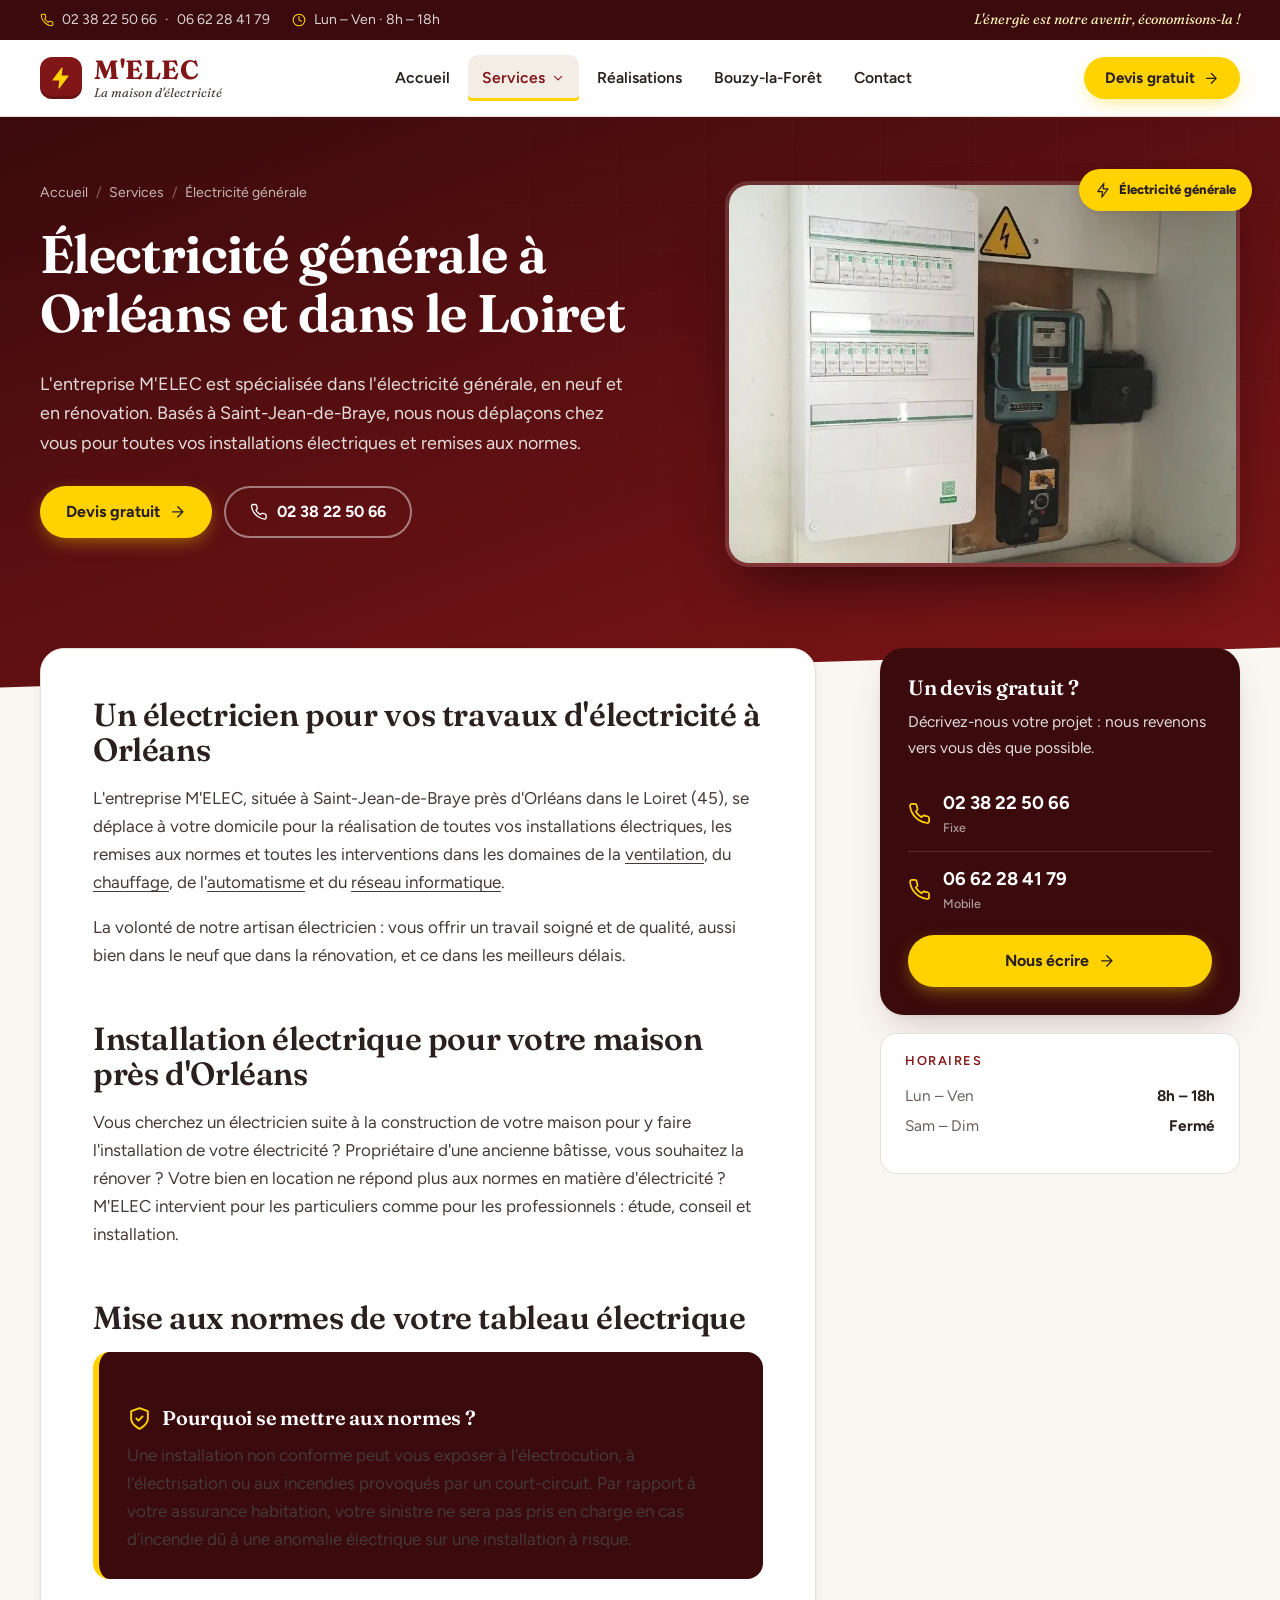
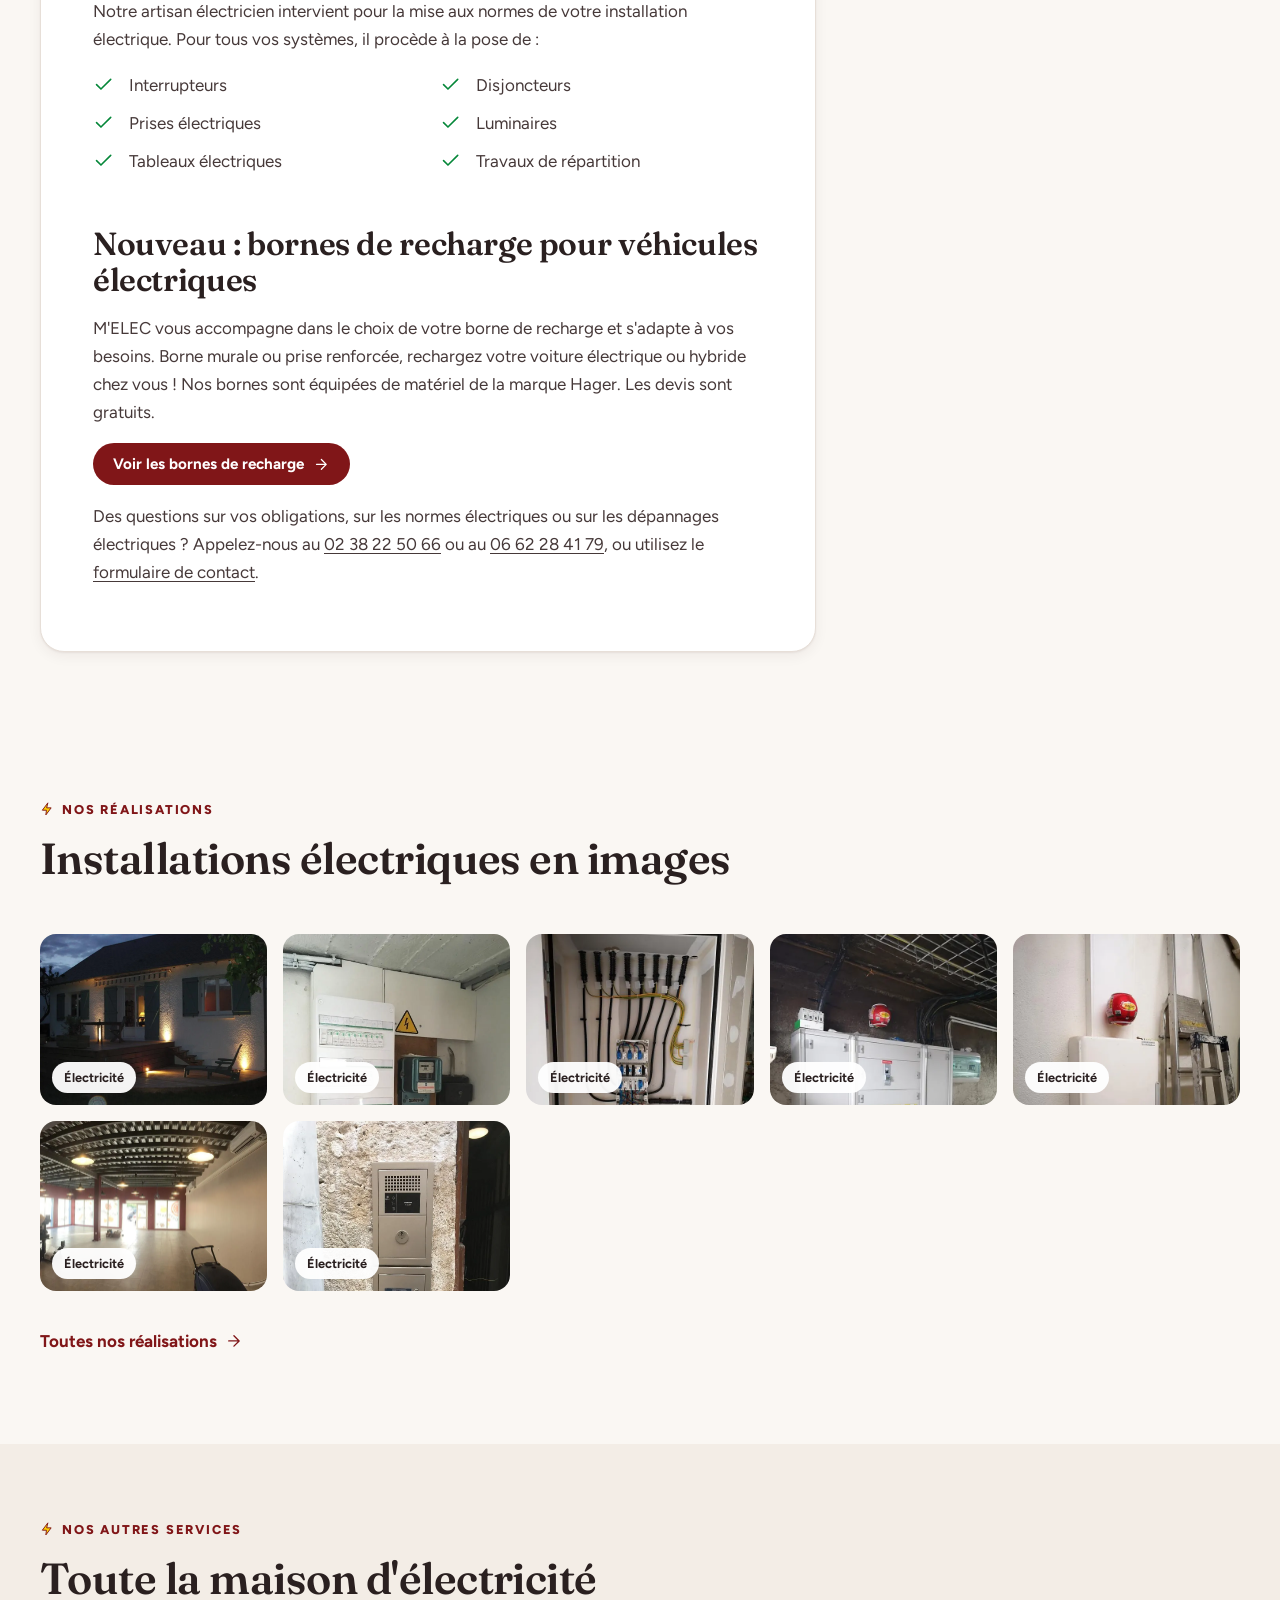
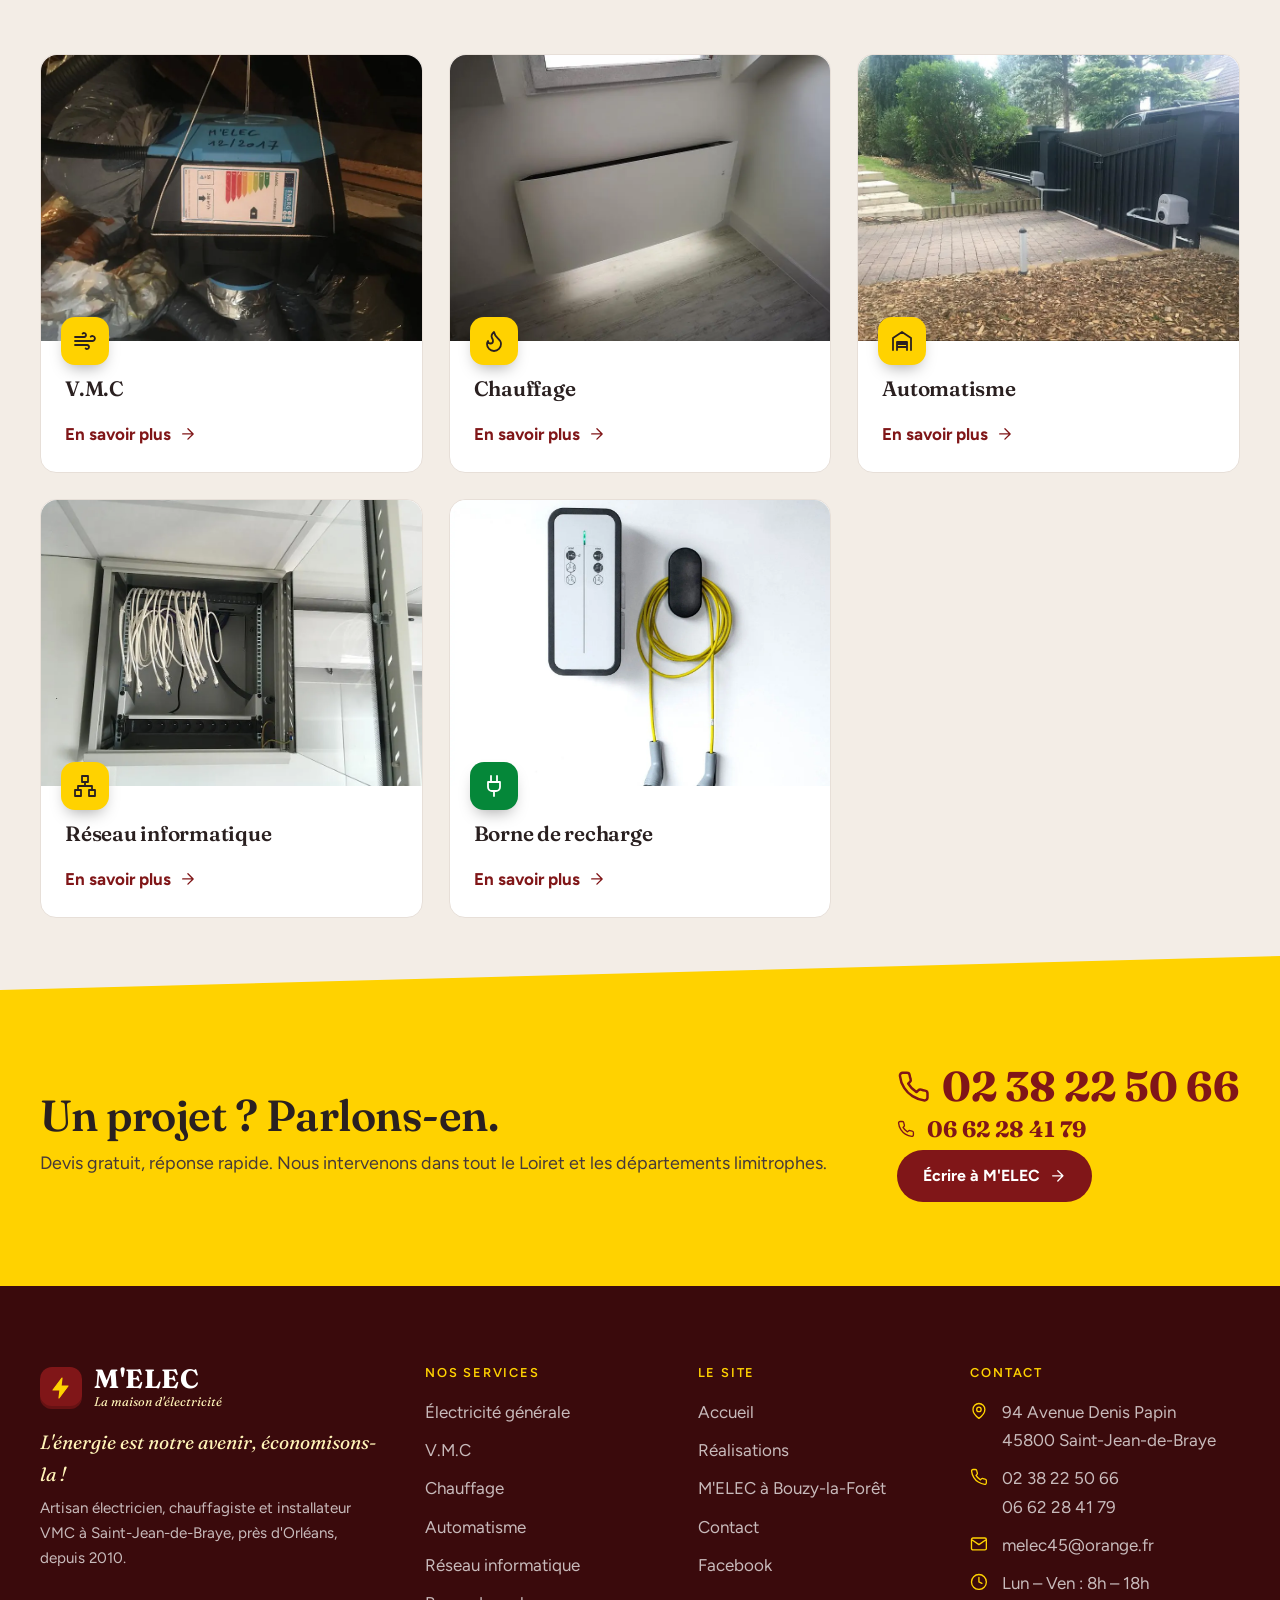
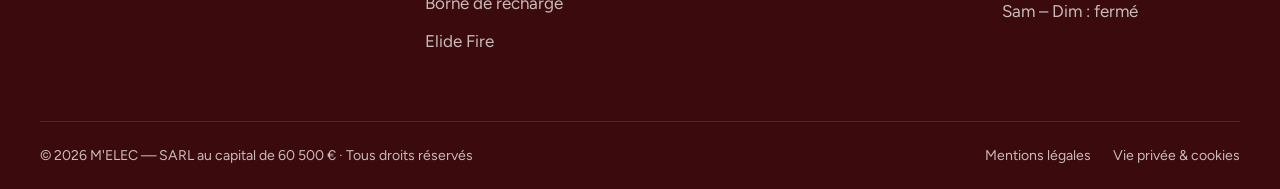
<file: electricite-generale.html>
<!doctype html>
<html lang="fr" class="no-js">
<head>
<meta charset="utf-8">
<meta name="viewport" content="width=device-width, initial-scale=1">
<title>Électricien à Orléans · Électricité générale, neuf et rénovation | M'ELEC</title>
<meta name="description" content="Électricien à Saint-Jean-de-Braye près d'Orléans : installation électrique, mise aux normes du tableau, rénovation, en neuf comme en rénovation. Devis gratuit.">
<meta name="theme-color" content="#801618">
<meta property="og:type" content="website"><meta property="og:locale" content="fr_FR">
<meta property="og:title" content="Électricien à Orléans · Électricité générale, neuf et rénovation | M'ELEC"><meta property="og:description" content="Électricien à Saint-Jean-de-Braye près d'Orléans : installation électrique, mise aux normes du tableau, rénovation, en neuf comme en rénovation. Devis gratuit.">
<link rel="icon" href="assets/favicon.svg" type="image/svg+xml">
<link rel="preconnect" href="https://fonts.googleapis.com"><link rel="preconnect" href="https://fonts.gstatic.com" crossorigin>
<link href="https://fonts.googleapis.com/css2?family=Figtree:wght@400;500;600;700;800&family=Fraunces:ital,opsz,wght@0,9..144,500..700;1,9..144,500..600&display=swap" rel="stylesheet">
<link rel="stylesheet" href="assets/css/style.css">
<script type="application/ld+json">{"@context":"https://schema.org","@type":"Electrician","name":"M'ELEC","slogan":"L'énergie est notre avenir, économisons-la !","description":"Artisan électricien, chauffagiste et installateur VMC à Saint-Jean-de-Braye (Loiret), agréé FAAC, installateur IRVE, distributeur officiel Elide Fire.","telephone":"+33238225066","email":"melec45@orange.fr","foundingDate":"2010","address":{"@type":"PostalAddress","streetAddress":"94 Avenue Denis Papin","postalCode":"45800","addressLocality":"Saint-Jean-de-Braye","addressCountry":"FR"},"openingHoursSpecification":[{"@type":"OpeningHoursSpecification","dayOfWeek":["Monday","Tuesday","Wednesday","Thursday","Friday"],"opens":"08:00","closes":"18:00"}],"areaServed":[{"@type":"AdministrativeArea","name":"Loiret"},{"@type":"City","name":"Orléans"}],"sameAs":["https://facebook.com/Melec-290972847989474"]}</script>
</head>
<body class="">
<svg width="0" height="0" style="position:absolute" aria-hidden="true" focusable="false"><defs><symbol id="i-bolt" viewBox="0 0 24 24"><path d="M13 2 4 14h7l-1 8 9-12h-7z"/></symbol><symbol id="i-vmc" viewBox="0 0 24 24"><path d="M9.6 4.6A2 2 0 1 1 11 8H2M12.6 19.4A2 2 0 1 0 14 16H2M17.7 7.7A2.5 2.5 0 1 1 19.5 12H2"/></symbol><symbol id="i-heat" viewBox="0 0 24 24"><path d="M8.5 14.5A2.5 2.5 0 0 0 11 12c0-1.38-.5-2-1-3-1.07-2.14-.22-4.05 2-6 .5 2.5 2 4.9 4 6.5 2 1.6 3 3.5 3 5.5a7 7 0 1 1-14 0c0-1.15.43-2.29 1-3a2.5 2.5 0 0 0 2.5 2.5z"/></symbol><symbol id="i-gate" viewBox="0 0 24 24"><path d="M3 21V9l9-6 9 6v12M7 21v-8h10v8M7 15h10M7 18h10"/></symbol><symbol id="i-net" viewBox="0 0 24 24"><path d="M9 2h6v6H9zM2 16h6v6H2zM16 16h6v6h-6zM5 16v-4h14v4M12 12V8"/></symbol><symbol id="i-plug" viewBox="0 0 24 24"><path d="M12 22v-5M9 8V2M15 8V2M18 8v5a4 4 0 0 1-4 4h-4a4 4 0 0 1-4-4V8z"/></symbol><symbol id="i-phone" viewBox="0 0 24 24"><path d="M22 16.92v3a2 2 0 0 1-2.18 2 19.79 19.79 0 0 1-8.63-3.07 19.5 19.5 0 0 1-6-6 19.79 19.79 0 0 1-3.07-8.67A2 2 0 0 1 4.11 2h3a2 2 0 0 1 2 1.72c.13.96.36 1.9.7 2.81a2 2 0 0 1-.45 2.11L8.09 9.91a16 16 0 0 0 6 6l1.27-1.27a2 2 0 0 1 2.11-.45c.91.34 1.85.57 2.81.7A2 2 0 0 1 22 16.92z"/></symbol><symbol id="i-mail" viewBox="0 0 24 24"><path d="M4 4h16a2 2 0 0 1 2 2v12a2 2 0 0 1-2 2H4a2 2 0 0 1-2-2V6a2 2 0 0 1 2-2zM22 6l-10 7L2 6"/></symbol><symbol id="i-pin" viewBox="0 0 24 24"><path d="M20 10c0 6-8 12-8 12S4 16 4 10a8 8 0 0 1 16 0zM12 13a3 3 0 1 0 0-6 3 3 0 0 0 0 6z"/></symbol><symbol id="i-clock" viewBox="0 0 24 24"><path d="M12 22a10 10 0 1 0 0-20 10 10 0 0 0 0 20zM12 6v6l4 2"/></symbol><symbol id="i-check" viewBox="0 0 24 24"><path d="M20 6 9 17l-5-5"/></symbol><symbol id="i-arrow" viewBox="0 0 24 24"><path d="M5 12h14M12 5l7 7-7 7"/></symbol><symbol id="i-shield" viewBox="0 0 24 24"><path d="M12 22s8-4 8-10V5l-8-3-8 3v7c0 6 8 10 8 10zM9 12l2 2 4-4"/></symbol><symbol id="i-menu" viewBox="0 0 24 24"><path d="M4 6h16M4 12h16M4 18h16"/></symbol><symbol id="i-close" viewBox="0 0 24 24"><path d="M18 6 6 18M6 6l12 12"/></symbol><symbol id="i-plus" viewBox="0 0 24 24"><path d="M12 5v14M5 12h14"/></symbol><symbol id="i-chev" viewBox="0 0 24 24"><path d="m6 9 6 6 6-6"/></symbol><symbol id="i-home" viewBox="0 0 24 24"><path d="M3 10.5 12 3l9 7.5V21H3zM9 21v-6h6v6"/></symbol><symbol id="i-fire" viewBox="0 0 24 24"><path d="M12 2c1 3 4 5 4 9a4 4 0 0 1-8 0c0-1.5.6-2.6 1.4-3.6C10 9 11 7 12 2zM8 22h8M12 15v7"/></symbol><symbol id="i-euro" viewBox="0 0 24 24"><path d="M18 7a6 6 0 1 0 0 10M4 10h10M4 14h10"/></symbol><symbol id="i-users" viewBox="0 0 24 24"><path d="M16 21v-2a4 4 0 0 0-4-4H6a4 4 0 0 0-4 4v2M9 11a4 4 0 1 0 0-8 4 4 0 0 0 0 8zM22 21v-2a4 4 0 0 0-3-3.87M16 3.13a4 4 0 0 1 0 7.75"/></symbol><symbol id="i-tool" viewBox="0 0 24 24"><path d="M14.7 6.3a4 4 0 0 0-5.4 5.4L3 18l3 3 6.3-6.3a4 4 0 0 0 5.4-5.4l-2.6 2.6-2.4-.6-.6-2.4z"/></symbol><symbol id="i-play" viewBox="0 0 24 24"><path d="M5 3l14 9-14 9z"/></symbol></defs></svg>
<a class="skip" href="#main">Aller au contenu</a>
<div class="topbar"><div class="container">
  <ul>
    <li><svg class="icon " aria-hidden="true"><use href="#i-phone"/></svg><a href="tel:+33238225066">02 38 22 50 66</a> · <a href="tel:+33662284179">06 62 28 41 79</a></li>
    <li><svg class="icon " aria-hidden="true"><use href="#i-clock"/></svg>Lun – Ven · 8h – 18h</li>
  </ul>
  <span class="topbar-tag">L'énergie est notre avenir, économisons-la !</span>
</div></div>
<header class="header"><div class="container">
  <a class="logo" href="index.html" aria-label="M'ELEC, la maison d'électricité — accueil">
    <span class="logo-bolt"><svg class="icon " aria-hidden="true"><use href="#i-bolt"/></svg></span>
    <span class="logo-text"><span class="logo-name">M'ELEC</span><span class="logo-tag">La maison d'électricité</span></span>
  </a>
  <nav class="nav" id="nav" aria-label="Navigation principale"><ul>
    <li><a href="index.html">Accueil</a></li>
    <li class="has-sub"><a href="index.html#services" aria-current="page" aria-haspopup="true">Services <svg class="icon icon-chev" aria-hidden="true"><use href="#i-chev"/></svg></a><ul class="sub"><li><a href="electricite-generale.html" aria-current="page"><svg class="icon " aria-hidden="true"><use href="#i-bolt"/></svg>Électricité générale</a></li><li><a href="vmc.html"><svg class="icon " aria-hidden="true"><use href="#i-vmc"/></svg>V.M.C</a></li><li><a href="chauffage.html"><svg class="icon " aria-hidden="true"><use href="#i-heat"/></svg>Chauffage</a></li><li><a href="automatisme.html"><svg class="icon " aria-hidden="true"><use href="#i-gate"/></svg>Automatisme</a></li><li><a href="reseau-informatique.html"><svg class="icon " aria-hidden="true"><use href="#i-net"/></svg>Réseau informatique</a></li><li><a href="borne-de-recharge.html"><svg class="icon " aria-hidden="true"><use href="#i-plug"/></svg>Borne de recharge</a></li><li><a href="elide-fire.html"><svg class="icon " aria-hidden="true"><use href="#i-fire"/></svg>Elide Fire</a></li></ul></li>
    <li><a href="realisations.html">Réalisations</a></li>
    <li><a href="bouzy-la-foret.html">Bouzy-la-Forêt</a></li>
    <li><a href="contact.html">Contact</a></li>
  </ul></nav>
  <div class="header-cta">
    <a class="btn btn-primary btn-sm" href="contact.html">Devis gratuit <svg class="icon icon-arrow" aria-hidden="true"><use href="#i-arrow"/></svg></a>
    <button class="burger" type="button" aria-expanded="false" aria-controls="nav" aria-label="Ouvrir le menu"><svg class="icon " aria-hidden="true"><use href="#i-menu"/></svg></button>
  </div>
</div></header>
<main id="main">

<section class="page-hero"><div class="container">
  <div>
    <ol class="crumbs"><li><a href="index.html">Accueil</a></li><li><a href="index.html#services">Services</a></li><li aria-current="page">Électricité générale</li></ol>
    <h1>Électricité générale à Orléans et dans le Loiret</h1>
    <p class="hero-lead"><span class="d-only">L'entreprise M'ELEC est spécialisée dans l'électricité générale, en neuf et en rénovation. Basés à Saint-Jean-de-Braye, nous nous déplaçons chez vous pour toutes vos installations électriques et remises aux normes.</span><span class="m-only">Installations électriques et remises aux normes, en neuf et en rénovation.</span></p>
    <div class="hero-cta"><a class="btn btn-primary" href="contact.html">Devis gratuit <svg class="icon icon-arrow" aria-hidden="true"><use href="#i-arrow"/></svg></a><a class="btn btn-ghost" href="tel:+33238225066"><svg class="icon " aria-hidden="true"><use href="#i-phone"/></svg>02 38 22 50 66</a></div>
  </div>
  <div class="hero-photo"><img src="assets/img/tableau-electrique.webp" alt="Tableau électrique dans un local technique" width="900" height="675"><span class="photo-badge"><svg class="icon " aria-hidden="true"><use href="#i-bolt"/></svg>Électricité générale</span></div>
</div></section>

<section class="section-sm" style="padding-top:0"><div class="container content-grid">
  <article class="prose reveal"><h2>Un électricien pour vos travaux d'électricité à Orléans</h2>
<p>L'entreprise M'ELEC, située à Saint-Jean-de-Braye près d'Orléans dans le Loiret (45), se déplace à votre domicile pour la réalisation de toutes vos installations électriques, les remises aux normes et toutes les interventions dans les domaines de la <a href="vmc.html">ventilation</a>, du <a href="chauffage.html">chauffage</a>, de l'<a href="automatisme.html">automatisme</a> et du <a href="reseau-informatique.html">réseau informatique</a>.</p>
<p>La volonté de notre artisan électricien : vous offrir un travail soigné et de qualité, aussi bien dans le neuf que dans la rénovation, et ce dans les meilleurs délais.</p>
<h2>Installation électrique pour votre maison près d'Orléans</h2>
<p>Vous cherchez un électricien suite à la construction de votre maison pour y faire l'installation de votre électricité ? Propriétaire d'une ancienne bâtisse, vous souhaitez la rénover ? Votre bien en location ne répond plus aux normes en matière d'électricité ? M'ELEC intervient pour les particuliers comme pour les professionnels : étude, conseil et installation.</p>
<h2 id="normes">Mise aux normes de votre tableau électrique</h2>
<div class="callout"><h3><svg class="icon " aria-hidden="true"><use href="#i-shield"/></svg>Pourquoi se mettre aux normes ?</h3><p>Une installation non conforme peut vous exposer à l'électrocution, à l'électrisation ou aux incendies provoqués par un court-circuit. Par rapport à votre assurance habitation, votre sinistre ne sera pas pris en charge en cas d'incendie dû à une anomalie électrique sur une installation à risque.</p></div>
<p style="margin-top:18px">Notre artisan électricien intervient pour la mise aux normes de votre installation électrique. Pour tous vos systèmes, il procède à la pose de :</p>
<ul class="ticks two"><li><svg class="icon " aria-hidden="true"><use href="#i-check"/></svg><span>Interrupteurs</span></li><li><svg class="icon " aria-hidden="true"><use href="#i-check"/></svg><span>Disjoncteurs</span></li><li><svg class="icon " aria-hidden="true"><use href="#i-check"/></svg><span>Prises électriques</span></li><li><svg class="icon " aria-hidden="true"><use href="#i-check"/></svg><span>Luminaires</span></li><li><svg class="icon " aria-hidden="true"><use href="#i-check"/></svg><span>Tableaux électriques</span></li><li><svg class="icon " aria-hidden="true"><use href="#i-check"/></svg><span>Travaux de répartition</span></li></ul>
<h2>Nouveau : bornes de recharge pour véhicules électriques</h2>
<p>M'ELEC vous accompagne dans le choix de votre borne de recharge et s'adapte à vos besoins. Borne murale ou prise renforcée, rechargez votre voiture électrique ou hybride chez vous ! Nos bornes sont équipées de matériel de la marque Hager. Les devis sont gratuits.</p>
<p><a class="btn btn-dark btn-sm" href="borne-de-recharge.html">Voir les bornes de recharge <svg class="icon icon-arrow" aria-hidden="true"><use href="#i-arrow"/></svg></a></p>
<p>Des questions sur vos obligations, sur les normes électriques ou sur les dépannages électriques ? Appelez-nous au <a href="tel:+33238225066">02 38 22 50 66</a> ou au <a href="tel:+33662284179">06 62 28 41 79</a>, ou utilisez le <a href="contact.html">formulaire de contact</a>.</p></article>
  <aside class="aside" aria-label="Contact">
    <div class="aside-card"><h3>Un devis gratuit ?</h3><p style="font-size:.97rem">Décrivez-nous votre projet : nous revenons vers vous dès que possible.</p>
      <a class="aside-phone" href="tel:+33238225066"><svg class="icon " aria-hidden="true"><use href="#i-phone"/></svg><span>02 38 22 50 66<small>Fixe</small></span></a>
      <a class="aside-phone" href="tel:+33662284179"><svg class="icon " aria-hidden="true"><use href="#i-phone"/></svg><span>06 62 28 41 79<small>Mobile</small></span></a>
      <a class="btn btn-primary btn-block" href="contact.html">Nous écrire <svg class="icon icon-arrow" aria-hidden="true"><use href="#i-arrow"/></svg></a></div>
    <div class="aside-hours"><h4>Horaires</h4><dl class="hours"><div><dt>Lun – Ven</dt><dd>8h – 18h</dd></div><div><dt>Sam – Dim</dt><dd>Fermé</dd></div></dl></div>
    
  </aside>
</div></section>
<section class="section-sm" aria-labelledby="g-t"><div class="container"><div class="section-head"><span class="eyebrow"><svg class="icon " aria-hidden="true"><use href="#i-bolt"/></svg>Nos réalisations</span><h2 id="g-t">Installations électriques en images</h2></div><div class="strip swipe"><figure class="shot" data-cat="elec"><button type="button" aria-label="Agrandir : Maison avec éclairage extérieur au crépuscule"><img src="assets/img/maison-eclairage.webp" alt="Maison avec éclairage extérieur au crépuscule" loading="lazy" width="800" height="600"></button><figcaption>Électricité</figcaption></figure><figure class="shot" data-cat="elec"><button type="button" aria-label="Agrandir : Tableau électrique dans un local technique"><img src="assets/img/tableau-electrique.webp" alt="Tableau électrique dans un local technique" loading="lazy" width="800" height="600"></button><figcaption>Électricité</figcaption></figure><figure class="shot" data-cat="elec"><button type="button" aria-label="Agrandir : Tableau électrique câblé"><img src="assets/img/tableau-cablage.webp" alt="Tableau électrique câblé" loading="lazy" width="800" height="600"></button><figcaption>Électricité</figcaption></figure><figure class="shot" data-cat="elec"><button type="button" aria-label="Agrandir : Armoire électrique dans un local professionnel"><img src="assets/img/tableau-tertiaire.webp" alt="Armoire électrique dans un local professionnel" loading="lazy" width="800" height="600"></button><figcaption>Électricité</figcaption></figure><figure class="shot" data-cat="elec"><button type="button" aria-label="Agrandir : Coffret électrique mural"><img src="assets/img/tableau-mural.webp" alt="Coffret électrique mural" loading="lazy" width="800" height="600"></button><figcaption>Électricité</figcaption></figure><figure class="shot" data-cat="elec"><button type="button" aria-label="Agrandir : Grand local commercial, éclairage et plafond technique"><img src="assets/img/local-commercial.webp" alt="Grand local commercial, éclairage et plafond technique" loading="lazy" width="800" height="600"></button><figcaption>Électricité</figcaption></figure><figure class="shot" data-cat="elec"><button type="button" aria-label="Agrandir : Platine d'interphone"><img src="assets/img/interphone.webp" alt="Platine d'interphone" loading="lazy" width="800" height="600"></button><figcaption>Électricité</figcaption></figure></div><p style="margin-top:24px"><a class="link-arrow" href="realisations.html">Toutes nos réalisations <svg class="icon " aria-hidden="true"><use href="#i-arrow"/></svg></a></p><dialog class="lightbox" id="lightbox" aria-label="Photo agrandie"><button class="lb-close" type="button" aria-label="Fermer"><svg class="icon " aria-hidden="true"><use href="#i-close"/></svg></button><img alt=""><p></p></dialog></div></section>
<section class="section-sm section-alt" aria-labelledby="oth-t"><div class="container"><div class="section-head"><span class="eyebrow"><svg class="icon " aria-hidden="true"><use href="#i-bolt"/></svg>Nos autres services</span><h2 id="oth-t">Toute la maison d'électricité</h2></div><div class="grid-3 swipe"><article class="card"><div class="card-img"><img src="assets/img/vmc-combles.webp" alt="VMC installée dans des combles avec ses gaines" loading="lazy" width="800" height="600"></div><div class="card-body"><span class="card-ico"><svg class="icon " aria-hidden="true"><use href="#i-vmc"/></svg></span><h3>V.M.C</h3><a class="link-arrow stretch" href="vmc.html">En savoir plus <svg class="icon " aria-hidden="true"><use href="#i-arrow"/></svg></a></div></article><article class="card"><div class="card-img"><img src="assets/img/radiateur-inertie.webp" alt="Radiateur à inertie installé dans une pièce lumineuse" loading="lazy" width="800" height="600"></div><div class="card-body"><span class="card-ico"><svg class="icon " aria-hidden="true"><use href="#i-heat"/></svg></span><h3>Chauffage</h3><a class="link-arrow stretch" href="chauffage.html">En savoir plus <svg class="icon " aria-hidden="true"><use href="#i-arrow"/></svg></a></div></article><article class="card"><div class="card-img"><img src="assets/img/portail-motorise.webp" alt="Portail noir motorisé dans un jardin" loading="lazy" width="800" height="600"></div><div class="card-body"><span class="card-ico"><svg class="icon " aria-hidden="true"><use href="#i-gate"/></svg></span><h3>Automatisme</h3><a class="link-arrow stretch" href="automatisme.html">En savoir plus <svg class="icon " aria-hidden="true"><use href="#i-arrow"/></svg></a></div></article><article class="card"><div class="card-img"><img src="assets/img/baie-reseau.webp" alt="Baie de brassage réseau câblée" loading="lazy" width="800" height="600"></div><div class="card-body"><span class="card-ico"><svg class="icon " aria-hidden="true"><use href="#i-net"/></svg></span><h3>Réseau informatique</h3><a class="link-arrow stretch" href="reseau-informatique.html">En savoir plus <svg class="icon " aria-hidden="true"><use href="#i-arrow"/></svg></a></div></article><article class="card is-ev"><div class="card-img"><img src="assets/img/borne-hager.webp" alt="Borne de recharge murale Hager avec câble jaune" loading="lazy" width="800" height="600"></div><div class="card-body"><span class="card-ico"><svg class="icon " aria-hidden="true"><use href="#i-plug"/></svg></span><h3>Borne de recharge</h3><a class="link-arrow stretch" href="borne-de-recharge.html">En savoir plus <svg class="icon " aria-hidden="true"><use href="#i-arrow"/></svg></a></div></article></div></div></section>
<section class="cta" aria-labelledby="cta-t"><div class="container cta-inner">
  <div><h2 id="cta-t">Un projet ? Parlons-en.</h2><p>Devis gratuit, réponse rapide. Nous intervenons dans tout le Loiret et les départements limitrophes.</p></div>
  <div class="cta-phones">
    <a class="cta-phone" href="tel:+33238225066"><svg class="icon " aria-hidden="true"><use href="#i-phone"/></svg>02 38 22 50 66</a>
    <a class="cta-phone" href="tel:+33662284179" style="font-size:1.4rem"><svg class="icon " aria-hidden="true"><use href="#i-phone"/></svg>06 62 28 41 79</a>
    <a class="btn btn-dark" href="contact.html">Écrire à M'ELEC <svg class="icon icon-arrow" aria-hidden="true"><use href="#i-arrow"/></svg></a>
  </div>
</div></section>
</main>
<footer class="footer"><div class="container">
  <div class="footer-grid">
    <div>
      <a class="logo" href="index.html"><span class="logo-bolt"><svg class="icon " aria-hidden="true"><use href="#i-bolt"/></svg></span><span class="logo-text"><span class="logo-name">M'ELEC</span><span class="logo-tag">La maison d'électricité</span></span></a>
      <p class="footer-motto">L'énergie est notre avenir, économisons-la !</p>
      <p style="font-size:.95rem">Artisan électricien, chauffagiste et installateur VMC à Saint-Jean-de-Braye, près d'Orléans, depuis 2010.</p>
    </div>
    <div><h4>Nos services</h4><ul><li><a href="electricite-generale.html">Électricité générale</a></li><li><a href="vmc.html">V.M.C</a></li><li><a href="chauffage.html">Chauffage</a></li><li><a href="automatisme.html">Automatisme</a></li><li><a href="reseau-informatique.html">Réseau informatique</a></li><li><a href="borne-de-recharge.html">Borne de recharge</a></li><li><a href="elide-fire.html">Elide Fire</a></li></ul></div>
    <div><h4>Le site</h4><ul>
      <li><a href="index.html">Accueil</a></li><li><a href="realisations.html">Réalisations</a></li><li><a href="bouzy-la-foret.html">M'ELEC à Bouzy-la-Forêt</a></li><li><a href="contact.html">Contact</a></li><li><a href="https://facebook.com/Melec-290972847989474" rel="noopener" target="_blank">Facebook</a></li></ul></div>
    <div class="contact"><h4>Contact</h4><ul>
      <li><svg class="icon " aria-hidden="true"><use href="#i-pin"/></svg><a href="https://www.google.com/maps/search/?api=1&query=94+Avenue+Denis+Papin+45800+Saint-Jean-de-Braye" target="_blank" rel="noopener">94 Avenue Denis Papin<br>45800 Saint-Jean-de-Braye</a></li>
      <li><svg class="icon " aria-hidden="true"><use href="#i-phone"/></svg><span><a href="tel:+33238225066">02 38 22 50 66</a><br><a href="tel:+33662284179">06 62 28 41 79</a></span></li>
      <li><svg class="icon " aria-hidden="true"><use href="#i-mail"/></svg><a href="mailto:melec45@orange.fr">melec45@orange.fr</a></li>
      <li><svg class="icon " aria-hidden="true"><use href="#i-clock"/></svg><span>Lun – Ven : 8h – 18h<br>Sam – Dim : fermé</span></li>
    </ul></div>
  </div>
  <div class="footer-bottom"><span>© <span data-year>2025</span> M'ELEC — SARL au capital de 60 500 € · Tous droits réservés</span>
    <ul><li><a href="mentions-legales.html">Mentions légales</a></li><li><a href="mentions-legales.html#vie-privee">Vie privée &amp; cookies</a></li></ul></div>
</div></footer>
<div class="fab"><a class="btn btn-primary" href="tel:+33662284179"><svg class="icon " aria-hidden="true"><use href="#i-phone"/></svg>Appeler M'ELEC · 06 62 28 41 79</a></div>
<script src="assets/js/app.js" defer></script>
</body>
</html>
</file>
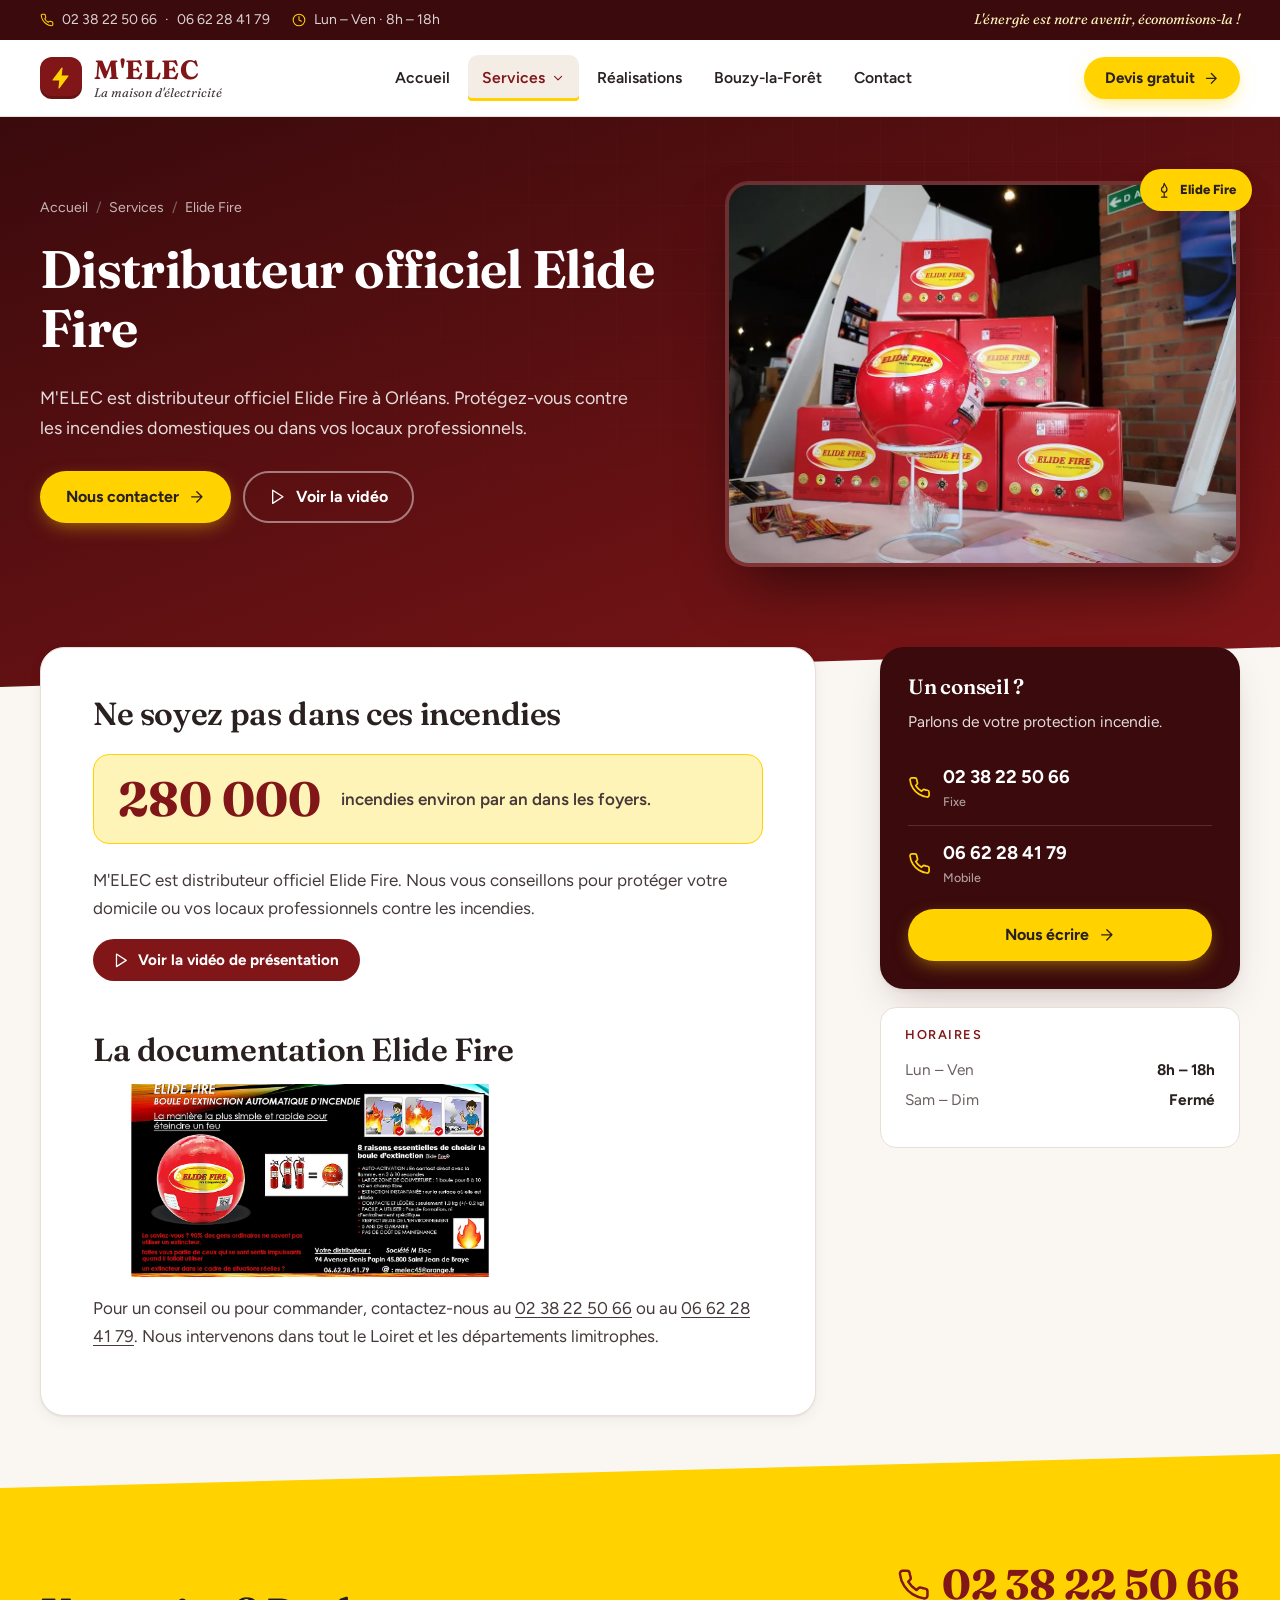
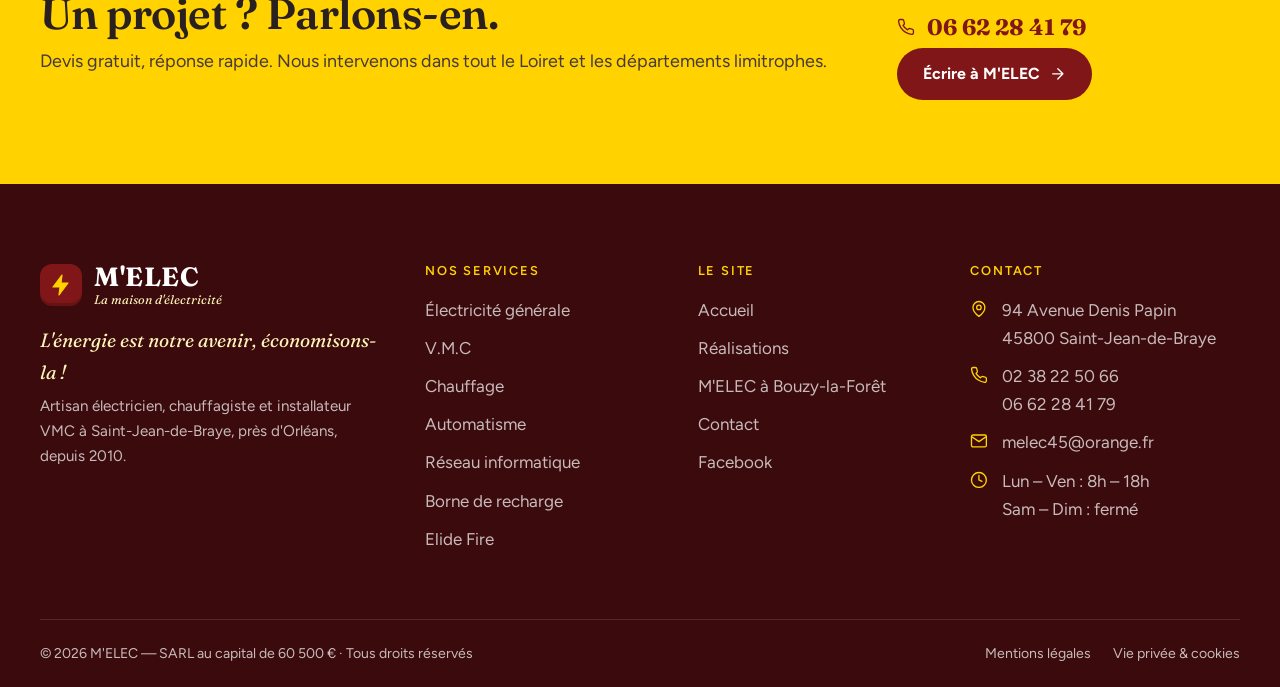
<file: elide-fire.html>
<!doctype html>
<html lang="fr" class="no-js">
<head>
<meta charset="utf-8">
<meta name="viewport" content="width=device-width, initial-scale=1">
<title>Elide Fire · Distributeur officiel à Orléans | M'ELEC</title>
<meta name="description" content="M'ELEC, distributeur officiel Elide Fire à Orléans : protégez votre domicile ou vos locaux professionnels contre les incendies.">
<meta name="theme-color" content="#801618">
<meta property="og:type" content="website"><meta property="og:locale" content="fr_FR">
<meta property="og:title" content="Elide Fire · Distributeur officiel à Orléans | M'ELEC"><meta property="og:description" content="M'ELEC, distributeur officiel Elide Fire à Orléans : protégez votre domicile ou vos locaux professionnels contre les incendies.">
<link rel="icon" href="assets/favicon.svg" type="image/svg+xml">
<link rel="preconnect" href="https://fonts.googleapis.com"><link rel="preconnect" href="https://fonts.gstatic.com" crossorigin>
<link href="https://fonts.googleapis.com/css2?family=Figtree:wght@400;500;600;700;800&family=Fraunces:ital,opsz,wght@0,9..144,500..700;1,9..144,500..600&display=swap" rel="stylesheet">
<link rel="stylesheet" href="assets/css/style.css">
<script type="application/ld+json">{"@context":"https://schema.org","@type":"Electrician","name":"M'ELEC","slogan":"L'énergie est notre avenir, économisons-la !","description":"Artisan électricien, chauffagiste et installateur VMC à Saint-Jean-de-Braye (Loiret), agréé FAAC, installateur IRVE, distributeur officiel Elide Fire.","telephone":"+33238225066","email":"melec45@orange.fr","foundingDate":"2010","address":{"@type":"PostalAddress","streetAddress":"94 Avenue Denis Papin","postalCode":"45800","addressLocality":"Saint-Jean-de-Braye","addressCountry":"FR"},"openingHoursSpecification":[{"@type":"OpeningHoursSpecification","dayOfWeek":["Monday","Tuesday","Wednesday","Thursday","Friday"],"opens":"08:00","closes":"18:00"}],"areaServed":[{"@type":"AdministrativeArea","name":"Loiret"},{"@type":"City","name":"Orléans"}],"sameAs":["https://facebook.com/Melec-290972847989474"]}</script>
</head>
<body class="">
<svg width="0" height="0" style="position:absolute" aria-hidden="true" focusable="false"><defs><symbol id="i-bolt" viewBox="0 0 24 24"><path d="M13 2 4 14h7l-1 8 9-12h-7z"/></symbol><symbol id="i-vmc" viewBox="0 0 24 24"><path d="M9.6 4.6A2 2 0 1 1 11 8H2M12.6 19.4A2 2 0 1 0 14 16H2M17.7 7.7A2.5 2.5 0 1 1 19.5 12H2"/></symbol><symbol id="i-heat" viewBox="0 0 24 24"><path d="M8.5 14.5A2.5 2.5 0 0 0 11 12c0-1.38-.5-2-1-3-1.07-2.14-.22-4.05 2-6 .5 2.5 2 4.9 4 6.5 2 1.6 3 3.5 3 5.5a7 7 0 1 1-14 0c0-1.15.43-2.29 1-3a2.5 2.5 0 0 0 2.5 2.5z"/></symbol><symbol id="i-gate" viewBox="0 0 24 24"><path d="M3 21V9l9-6 9 6v12M7 21v-8h10v8M7 15h10M7 18h10"/></symbol><symbol id="i-net" viewBox="0 0 24 24"><path d="M9 2h6v6H9zM2 16h6v6H2zM16 16h6v6h-6zM5 16v-4h14v4M12 12V8"/></symbol><symbol id="i-plug" viewBox="0 0 24 24"><path d="M12 22v-5M9 8V2M15 8V2M18 8v5a4 4 0 0 1-4 4h-4a4 4 0 0 1-4-4V8z"/></symbol><symbol id="i-phone" viewBox="0 0 24 24"><path d="M22 16.92v3a2 2 0 0 1-2.18 2 19.79 19.79 0 0 1-8.63-3.07 19.5 19.5 0 0 1-6-6 19.79 19.79 0 0 1-3.07-8.67A2 2 0 0 1 4.11 2h3a2 2 0 0 1 2 1.72c.13.96.36 1.9.7 2.81a2 2 0 0 1-.45 2.11L8.09 9.91a16 16 0 0 0 6 6l1.27-1.27a2 2 0 0 1 2.11-.45c.91.34 1.85.57 2.81.7A2 2 0 0 1 22 16.92z"/></symbol><symbol id="i-mail" viewBox="0 0 24 24"><path d="M4 4h16a2 2 0 0 1 2 2v12a2 2 0 0 1-2 2H4a2 2 0 0 1-2-2V6a2 2 0 0 1 2-2zM22 6l-10 7L2 6"/></symbol><symbol id="i-pin" viewBox="0 0 24 24"><path d="M20 10c0 6-8 12-8 12S4 16 4 10a8 8 0 0 1 16 0zM12 13a3 3 0 1 0 0-6 3 3 0 0 0 0 6z"/></symbol><symbol id="i-clock" viewBox="0 0 24 24"><path d="M12 22a10 10 0 1 0 0-20 10 10 0 0 0 0 20zM12 6v6l4 2"/></symbol><symbol id="i-check" viewBox="0 0 24 24"><path d="M20 6 9 17l-5-5"/></symbol><symbol id="i-arrow" viewBox="0 0 24 24"><path d="M5 12h14M12 5l7 7-7 7"/></symbol><symbol id="i-shield" viewBox="0 0 24 24"><path d="M12 22s8-4 8-10V5l-8-3-8 3v7c0 6 8 10 8 10zM9 12l2 2 4-4"/></symbol><symbol id="i-menu" viewBox="0 0 24 24"><path d="M4 6h16M4 12h16M4 18h16"/></symbol><symbol id="i-close" viewBox="0 0 24 24"><path d="M18 6 6 18M6 6l12 12"/></symbol><symbol id="i-plus" viewBox="0 0 24 24"><path d="M12 5v14M5 12h14"/></symbol><symbol id="i-chev" viewBox="0 0 24 24"><path d="m6 9 6 6 6-6"/></symbol><symbol id="i-home" viewBox="0 0 24 24"><path d="M3 10.5 12 3l9 7.5V21H3zM9 21v-6h6v6"/></symbol><symbol id="i-fire" viewBox="0 0 24 24"><path d="M12 2c1 3 4 5 4 9a4 4 0 0 1-8 0c0-1.5.6-2.6 1.4-3.6C10 9 11 7 12 2zM8 22h8M12 15v7"/></symbol><symbol id="i-euro" viewBox="0 0 24 24"><path d="M18 7a6 6 0 1 0 0 10M4 10h10M4 14h10"/></symbol><symbol id="i-users" viewBox="0 0 24 24"><path d="M16 21v-2a4 4 0 0 0-4-4H6a4 4 0 0 0-4 4v2M9 11a4 4 0 1 0 0-8 4 4 0 0 0 0 8zM22 21v-2a4 4 0 0 0-3-3.87M16 3.13a4 4 0 0 1 0 7.75"/></symbol><symbol id="i-tool" viewBox="0 0 24 24"><path d="M14.7 6.3a4 4 0 0 0-5.4 5.4L3 18l3 3 6.3-6.3a4 4 0 0 0 5.4-5.4l-2.6 2.6-2.4-.6-.6-2.4z"/></symbol><symbol id="i-play" viewBox="0 0 24 24"><path d="M5 3l14 9-14 9z"/></symbol></defs></svg>
<a class="skip" href="#main">Aller au contenu</a>
<div class="topbar"><div class="container">
  <ul>
    <li><svg class="icon " aria-hidden="true"><use href="#i-phone"/></svg><a href="tel:+33238225066">02 38 22 50 66</a> · <a href="tel:+33662284179">06 62 28 41 79</a></li>
    <li><svg class="icon " aria-hidden="true"><use href="#i-clock"/></svg>Lun – Ven · 8h – 18h</li>
  </ul>
  <span class="topbar-tag">L'énergie est notre avenir, économisons-la !</span>
</div></div>
<header class="header"><div class="container">
  <a class="logo" href="index.html" aria-label="M'ELEC, la maison d'électricité — accueil">
    <span class="logo-bolt"><svg class="icon " aria-hidden="true"><use href="#i-bolt"/></svg></span>
    <span class="logo-text"><span class="logo-name">M'ELEC</span><span class="logo-tag">La maison d'électricité</span></span>
  </a>
  <nav class="nav" id="nav" aria-label="Navigation principale"><ul>
    <li><a href="index.html">Accueil</a></li>
    <li class="has-sub"><a href="index.html#services" aria-current="page" aria-haspopup="true">Services <svg class="icon icon-chev" aria-hidden="true"><use href="#i-chev"/></svg></a><ul class="sub"><li><a href="electricite-generale.html"><svg class="icon " aria-hidden="true"><use href="#i-bolt"/></svg>Électricité générale</a></li><li><a href="vmc.html"><svg class="icon " aria-hidden="true"><use href="#i-vmc"/></svg>V.M.C</a></li><li><a href="chauffage.html"><svg class="icon " aria-hidden="true"><use href="#i-heat"/></svg>Chauffage</a></li><li><a href="automatisme.html"><svg class="icon " aria-hidden="true"><use href="#i-gate"/></svg>Automatisme</a></li><li><a href="reseau-informatique.html"><svg class="icon " aria-hidden="true"><use href="#i-net"/></svg>Réseau informatique</a></li><li><a href="borne-de-recharge.html"><svg class="icon " aria-hidden="true"><use href="#i-plug"/></svg>Borne de recharge</a></li><li><a href="elide-fire.html" aria-current="page"><svg class="icon " aria-hidden="true"><use href="#i-fire"/></svg>Elide Fire</a></li></ul></li>
    <li><a href="realisations.html">Réalisations</a></li>
    <li><a href="bouzy-la-foret.html">Bouzy-la-Forêt</a></li>
    <li><a href="contact.html">Contact</a></li>
  </ul></nav>
  <div class="header-cta">
    <a class="btn btn-primary btn-sm" href="contact.html">Devis gratuit <svg class="icon icon-arrow" aria-hidden="true"><use href="#i-arrow"/></svg></a>
    <button class="burger" type="button" aria-expanded="false" aria-controls="nav" aria-label="Ouvrir le menu"><svg class="icon " aria-hidden="true"><use href="#i-menu"/></svg></button>
  </div>
</div></header>
<main id="main">

<section class="page-hero"><div class="container">
  <div>
    <ol class="crumbs"><li><a href="index.html">Accueil</a></li><li><a href="index.html#services">Services</a></li><li aria-current="page">Elide Fire</li></ol>
    <h1>Distributeur officiel Elide Fire</h1>
    <p class="hero-lead"><span class="d-only">M'ELEC est distributeur officiel Elide Fire à Orléans. Protégez-vous contre les incendies domestiques ou dans vos locaux professionnels.</span><span class="m-only">Distributeur officiel : protégez votre domicile ou vos locaux contre l'incendie.</span></p>
    <div class="hero-cta"><a class="btn btn-primary" href="contact.html">Nous contacter <svg class="icon icon-arrow" aria-hidden="true"><use href="#i-arrow"/></svg></a><a class="btn btn-ghost" href="https://youtu.be/M9BwyTs5dwk" target="_blank" rel="noopener"><svg class="icon " aria-hidden="true"><use href="#i-play"/></svg>Voir la vidéo</a></div>
  </div>
  <div class="hero-photo"><img src="assets/img/elide-fire-boules.webp" alt="Boules d'extinction automatique Elide Fire" width="900" height="675"><span class="photo-badge"><svg class="icon " aria-hidden="true"><use href="#i-fire"/></svg>Elide Fire</span></div>
</div></section>
<section class="section-sm" style="padding-top:0"><div class="container content-grid">
  <article class="prose reveal">
    <h2>Ne soyez pas dans ces incendies</h2>
    <div class="fact"><b>280&nbsp;000</b><span>incendies environ par an dans les foyers.</span></div>
    <p>M'ELEC est distributeur officiel Elide Fire. Nous vous conseillons pour protéger votre domicile ou vos locaux professionnels contre les incendies.</p>
    <p><a class="btn btn-dark btn-sm" href="https://youtu.be/M9BwyTs5dwk" target="_blank" rel="noopener"><svg class="icon " aria-hidden="true"><use href="#i-play"/></svg>Voir la vidéo de présentation</a></p>
    <h2>La documentation Elide Fire</h2>
    <p><img src="assets/img/elide-fire-affiche.webp" alt="Affiche de présentation Elide Fire distribuée par M'ELEC" style="border-radius:16px;max-width:420px;width:100%" loading="lazy" width="800" height="1000"></p>
    <p>Pour un conseil ou pour commander, contactez-nous au <a href="tel:+33238225066">02 38 22 50 66</a> ou au <a href="tel:+33662284179">06 62 28 41 79</a>. Nous intervenons dans tout le Loiret et les départements limitrophes.</p>
  </article>
  <aside class="aside" aria-label="Contact">
    <div class="aside-card"><h3>Un conseil ?</h3><p style="font-size:.97rem">Parlons de votre protection incendie.</p>
      <a class="aside-phone" href="tel:+33238225066"><svg class="icon " aria-hidden="true"><use href="#i-phone"/></svg><span>02 38 22 50 66<small>Fixe</small></span></a>
      <a class="aside-phone" href="tel:+33662284179"><svg class="icon " aria-hidden="true"><use href="#i-phone"/></svg><span>06 62 28 41 79<small>Mobile</small></span></a>
      <a class="btn btn-primary btn-block" href="contact.html">Nous écrire <svg class="icon icon-arrow" aria-hidden="true"><use href="#i-arrow"/></svg></a></div>
    <div class="aside-hours"><h4>Horaires</h4><dl class="hours"><div><dt>Lun – Ven</dt><dd>8h – 18h</dd></div><div><dt>Sam – Dim</dt><dd>Fermé</dd></div></dl></div>
  </aside>
</div></section>
<section class="cta" aria-labelledby="cta-t"><div class="container cta-inner">
  <div><h2 id="cta-t">Un projet ? Parlons-en.</h2><p>Devis gratuit, réponse rapide. Nous intervenons dans tout le Loiret et les départements limitrophes.</p></div>
  <div class="cta-phones">
    <a class="cta-phone" href="tel:+33238225066"><svg class="icon " aria-hidden="true"><use href="#i-phone"/></svg>02 38 22 50 66</a>
    <a class="cta-phone" href="tel:+33662284179" style="font-size:1.4rem"><svg class="icon " aria-hidden="true"><use href="#i-phone"/></svg>06 62 28 41 79</a>
    <a class="btn btn-dark" href="contact.html">Écrire à M'ELEC <svg class="icon icon-arrow" aria-hidden="true"><use href="#i-arrow"/></svg></a>
  </div>
</div></section>
</main>
<footer class="footer"><div class="container">
  <div class="footer-grid">
    <div>
      <a class="logo" href="index.html"><span class="logo-bolt"><svg class="icon " aria-hidden="true"><use href="#i-bolt"/></svg></span><span class="logo-text"><span class="logo-name">M'ELEC</span><span class="logo-tag">La maison d'électricité</span></span></a>
      <p class="footer-motto">L'énergie est notre avenir, économisons-la !</p>
      <p style="font-size:.95rem">Artisan électricien, chauffagiste et installateur VMC à Saint-Jean-de-Braye, près d'Orléans, depuis 2010.</p>
    </div>
    <div><h4>Nos services</h4><ul><li><a href="electricite-generale.html">Électricité générale</a></li><li><a href="vmc.html">V.M.C</a></li><li><a href="chauffage.html">Chauffage</a></li><li><a href="automatisme.html">Automatisme</a></li><li><a href="reseau-informatique.html">Réseau informatique</a></li><li><a href="borne-de-recharge.html">Borne de recharge</a></li><li><a href="elide-fire.html">Elide Fire</a></li></ul></div>
    <div><h4>Le site</h4><ul>
      <li><a href="index.html">Accueil</a></li><li><a href="realisations.html">Réalisations</a></li><li><a href="bouzy-la-foret.html">M'ELEC à Bouzy-la-Forêt</a></li><li><a href="contact.html">Contact</a></li><li><a href="https://facebook.com/Melec-290972847989474" rel="noopener" target="_blank">Facebook</a></li></ul></div>
    <div class="contact"><h4>Contact</h4><ul>
      <li><svg class="icon " aria-hidden="true"><use href="#i-pin"/></svg><a href="https://www.google.com/maps/search/?api=1&query=94+Avenue+Denis+Papin+45800+Saint-Jean-de-Braye" target="_blank" rel="noopener">94 Avenue Denis Papin<br>45800 Saint-Jean-de-Braye</a></li>
      <li><svg class="icon " aria-hidden="true"><use href="#i-phone"/></svg><span><a href="tel:+33238225066">02 38 22 50 66</a><br><a href="tel:+33662284179">06 62 28 41 79</a></span></li>
      <li><svg class="icon " aria-hidden="true"><use href="#i-mail"/></svg><a href="mailto:melec45@orange.fr">melec45@orange.fr</a></li>
      <li><svg class="icon " aria-hidden="true"><use href="#i-clock"/></svg><span>Lun – Ven : 8h – 18h<br>Sam – Dim : fermé</span></li>
    </ul></div>
  </div>
  <div class="footer-bottom"><span>© <span data-year>2025</span> M'ELEC — SARL au capital de 60 500 € · Tous droits réservés</span>
    <ul><li><a href="mentions-legales.html">Mentions légales</a></li><li><a href="mentions-legales.html#vie-privee">Vie privée &amp; cookies</a></li></ul></div>
</div></footer>
<div class="fab"><a class="btn btn-primary" href="tel:+33662284179"><svg class="icon " aria-hidden="true"><use href="#i-phone"/></svg>Appeler M'ELEC · 06 62 28 41 79</a></div>
<script src="assets/js/app.js" defer></script>
</body>
</html>
</file>
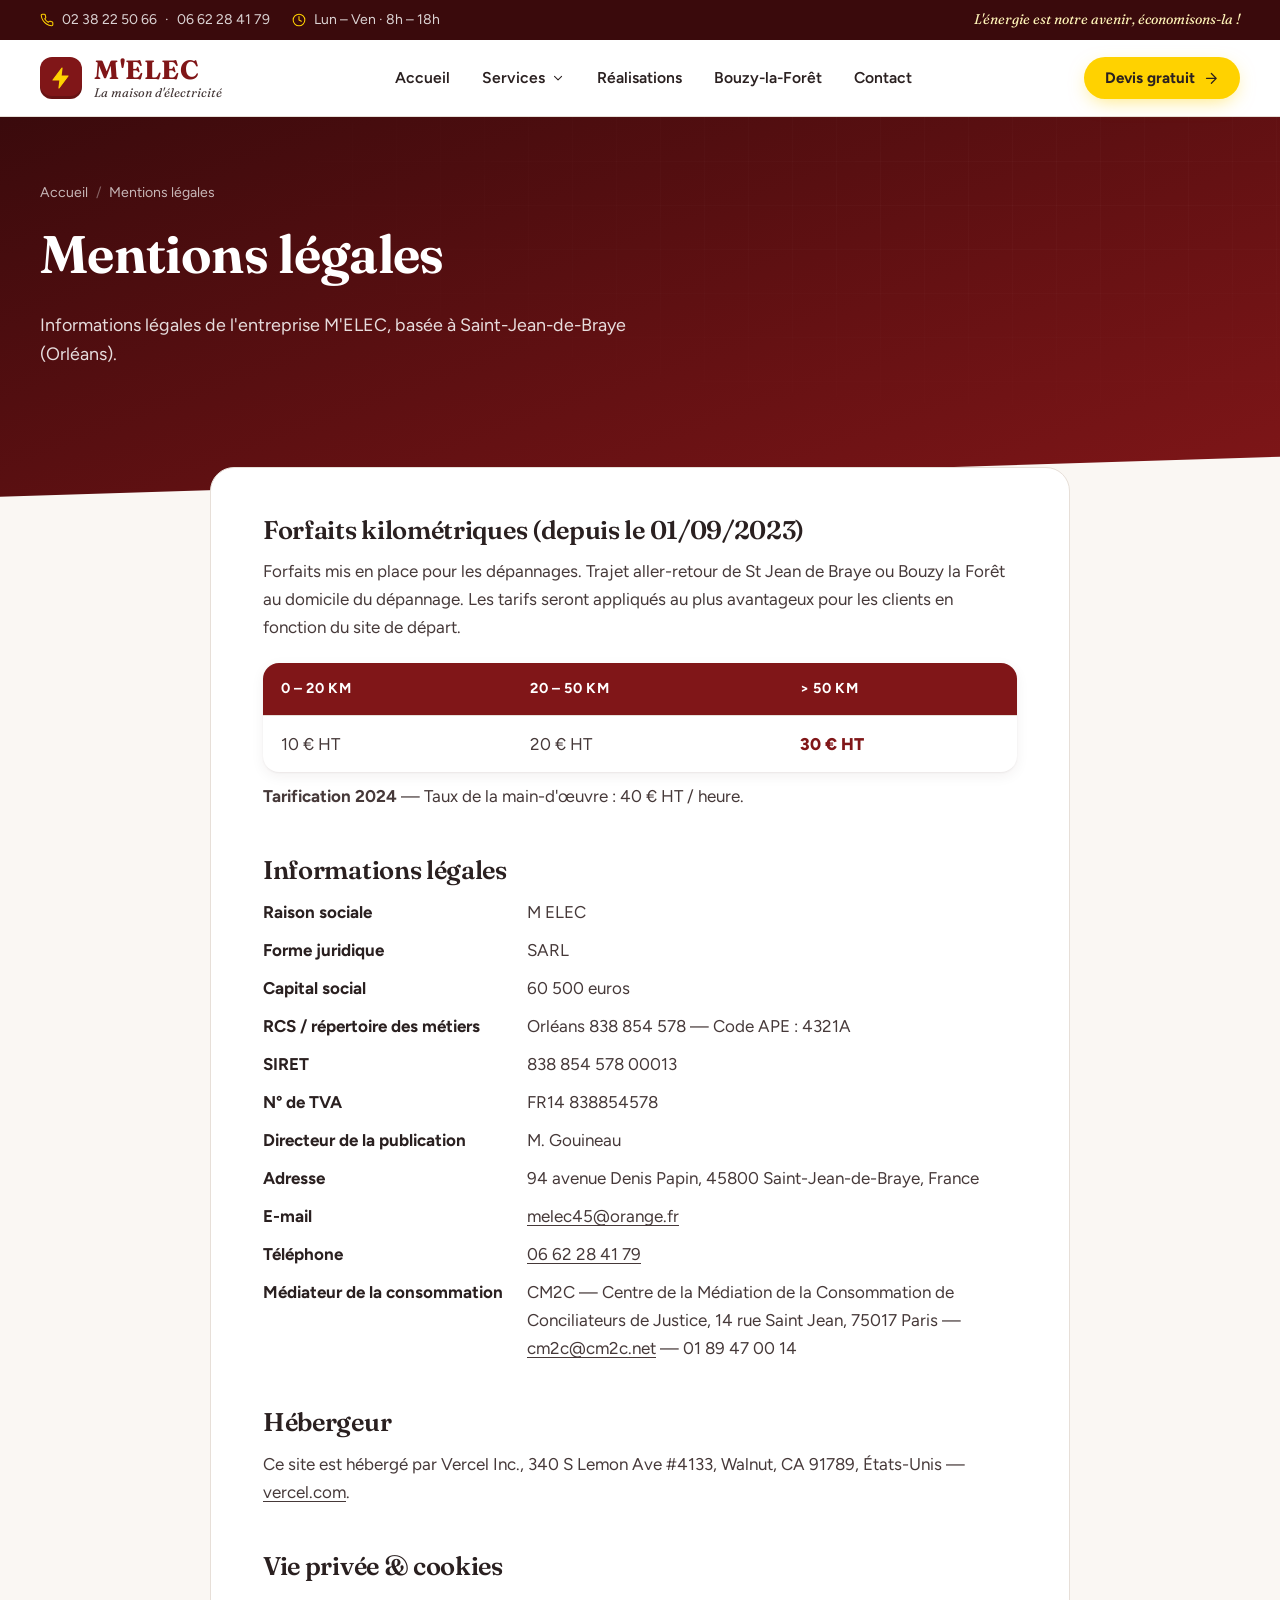
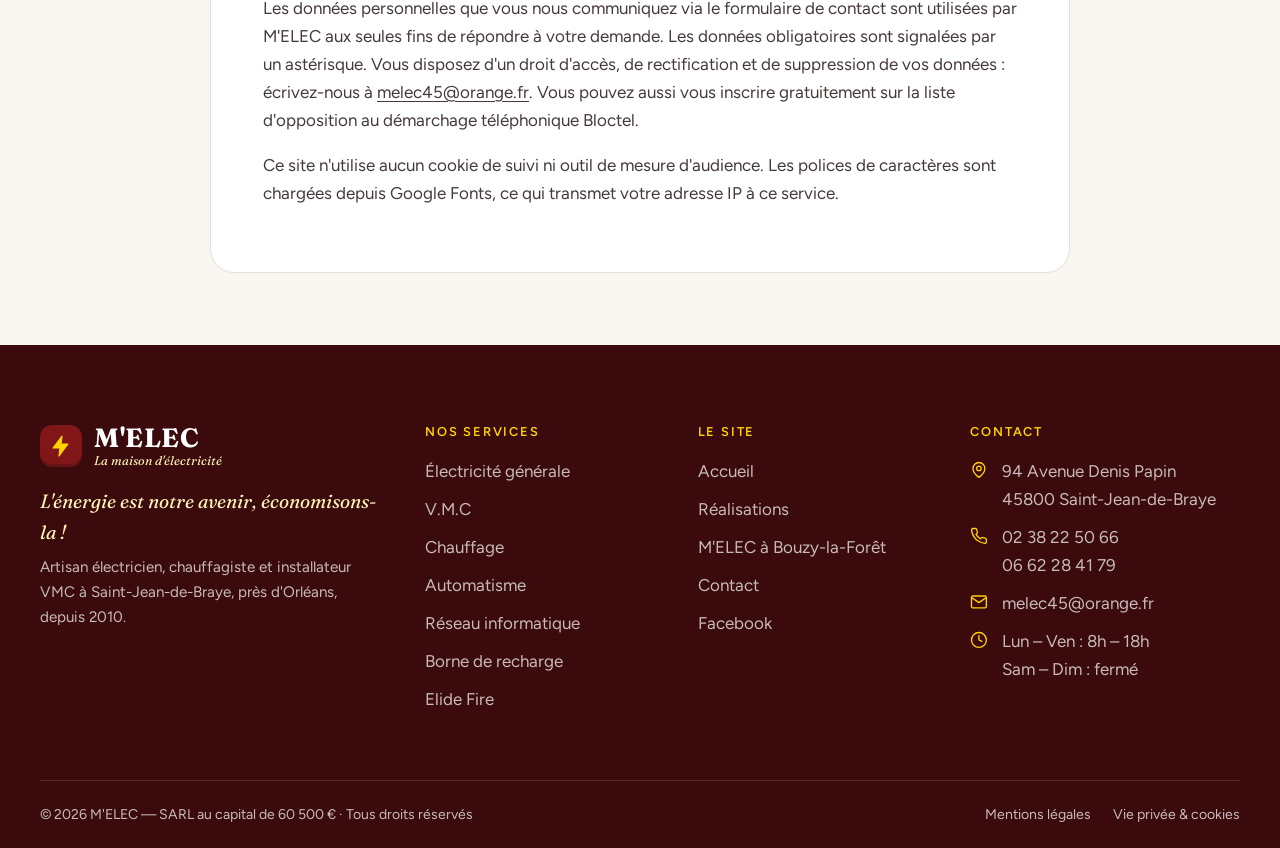
<file: mentions-legales.html>
<!doctype html>
<html lang="fr" class="no-js">
<head>
<meta charset="utf-8">
<meta name="viewport" content="width=device-width, initial-scale=1">
<title>Mentions légales | M'ELEC</title>
<meta name="description" content="Mentions légales, forfaits kilométriques et politique de confidentialité de M'ELEC, artisan électricien à Saint-Jean-de-Braye.">
<meta name="theme-color" content="#801618">
<meta property="og:type" content="website"><meta property="og:locale" content="fr_FR">
<meta property="og:title" content="Mentions légales | M'ELEC"><meta property="og:description" content="Mentions légales, forfaits kilométriques et politique de confidentialité de M'ELEC, artisan électricien à Saint-Jean-de-Braye.">
<link rel="icon" href="assets/favicon.svg" type="image/svg+xml">
<link rel="preconnect" href="https://fonts.googleapis.com"><link rel="preconnect" href="https://fonts.gstatic.com" crossorigin>
<link href="https://fonts.googleapis.com/css2?family=Figtree:wght@400;500;600;700;800&family=Fraunces:ital,opsz,wght@0,9..144,500..700;1,9..144,500..600&display=swap" rel="stylesheet">
<link rel="stylesheet" href="assets/css/style.css">
<script type="application/ld+json">{"@context":"https://schema.org","@type":"Electrician","name":"M'ELEC","slogan":"L'énergie est notre avenir, économisons-la !","description":"Artisan électricien, chauffagiste et installateur VMC à Saint-Jean-de-Braye (Loiret), agréé FAAC, installateur IRVE, distributeur officiel Elide Fire.","telephone":"+33238225066","email":"melec45@orange.fr","foundingDate":"2010","address":{"@type":"PostalAddress","streetAddress":"94 Avenue Denis Papin","postalCode":"45800","addressLocality":"Saint-Jean-de-Braye","addressCountry":"FR"},"openingHoursSpecification":[{"@type":"OpeningHoursSpecification","dayOfWeek":["Monday","Tuesday","Wednesday","Thursday","Friday"],"opens":"08:00","closes":"18:00"}],"areaServed":[{"@type":"AdministrativeArea","name":"Loiret"},{"@type":"City","name":"Orléans"}],"sameAs":["https://facebook.com/Melec-290972847989474"]}</script>
</head>
<body class="">
<svg width="0" height="0" style="position:absolute" aria-hidden="true" focusable="false"><defs><symbol id="i-bolt" viewBox="0 0 24 24"><path d="M13 2 4 14h7l-1 8 9-12h-7z"/></symbol><symbol id="i-vmc" viewBox="0 0 24 24"><path d="M9.6 4.6A2 2 0 1 1 11 8H2M12.6 19.4A2 2 0 1 0 14 16H2M17.7 7.7A2.5 2.5 0 1 1 19.5 12H2"/></symbol><symbol id="i-heat" viewBox="0 0 24 24"><path d="M8.5 14.5A2.5 2.5 0 0 0 11 12c0-1.38-.5-2-1-3-1.07-2.14-.22-4.05 2-6 .5 2.5 2 4.9 4 6.5 2 1.6 3 3.5 3 5.5a7 7 0 1 1-14 0c0-1.15.43-2.29 1-3a2.5 2.5 0 0 0 2.5 2.5z"/></symbol><symbol id="i-gate" viewBox="0 0 24 24"><path d="M3 21V9l9-6 9 6v12M7 21v-8h10v8M7 15h10M7 18h10"/></symbol><symbol id="i-net" viewBox="0 0 24 24"><path d="M9 2h6v6H9zM2 16h6v6H2zM16 16h6v6h-6zM5 16v-4h14v4M12 12V8"/></symbol><symbol id="i-plug" viewBox="0 0 24 24"><path d="M12 22v-5M9 8V2M15 8V2M18 8v5a4 4 0 0 1-4 4h-4a4 4 0 0 1-4-4V8z"/></symbol><symbol id="i-phone" viewBox="0 0 24 24"><path d="M22 16.92v3a2 2 0 0 1-2.18 2 19.79 19.79 0 0 1-8.63-3.07 19.5 19.5 0 0 1-6-6 19.79 19.79 0 0 1-3.07-8.67A2 2 0 0 1 4.11 2h3a2 2 0 0 1 2 1.72c.13.96.36 1.9.7 2.81a2 2 0 0 1-.45 2.11L8.09 9.91a16 16 0 0 0 6 6l1.27-1.27a2 2 0 0 1 2.11-.45c.91.34 1.85.57 2.81.7A2 2 0 0 1 22 16.92z"/></symbol><symbol id="i-mail" viewBox="0 0 24 24"><path d="M4 4h16a2 2 0 0 1 2 2v12a2 2 0 0 1-2 2H4a2 2 0 0 1-2-2V6a2 2 0 0 1 2-2zM22 6l-10 7L2 6"/></symbol><symbol id="i-pin" viewBox="0 0 24 24"><path d="M20 10c0 6-8 12-8 12S4 16 4 10a8 8 0 0 1 16 0zM12 13a3 3 0 1 0 0-6 3 3 0 0 0 0 6z"/></symbol><symbol id="i-clock" viewBox="0 0 24 24"><path d="M12 22a10 10 0 1 0 0-20 10 10 0 0 0 0 20zM12 6v6l4 2"/></symbol><symbol id="i-check" viewBox="0 0 24 24"><path d="M20 6 9 17l-5-5"/></symbol><symbol id="i-arrow" viewBox="0 0 24 24"><path d="M5 12h14M12 5l7 7-7 7"/></symbol><symbol id="i-shield" viewBox="0 0 24 24"><path d="M12 22s8-4 8-10V5l-8-3-8 3v7c0 6 8 10 8 10zM9 12l2 2 4-4"/></symbol><symbol id="i-menu" viewBox="0 0 24 24"><path d="M4 6h16M4 12h16M4 18h16"/></symbol><symbol id="i-close" viewBox="0 0 24 24"><path d="M18 6 6 18M6 6l12 12"/></symbol><symbol id="i-plus" viewBox="0 0 24 24"><path d="M12 5v14M5 12h14"/></symbol><symbol id="i-chev" viewBox="0 0 24 24"><path d="m6 9 6 6 6-6"/></symbol><symbol id="i-home" viewBox="0 0 24 24"><path d="M3 10.5 12 3l9 7.5V21H3zM9 21v-6h6v6"/></symbol><symbol id="i-fire" viewBox="0 0 24 24"><path d="M12 2c1 3 4 5 4 9a4 4 0 0 1-8 0c0-1.5.6-2.6 1.4-3.6C10 9 11 7 12 2zM8 22h8M12 15v7"/></symbol><symbol id="i-euro" viewBox="0 0 24 24"><path d="M18 7a6 6 0 1 0 0 10M4 10h10M4 14h10"/></symbol><symbol id="i-users" viewBox="0 0 24 24"><path d="M16 21v-2a4 4 0 0 0-4-4H6a4 4 0 0 0-4 4v2M9 11a4 4 0 1 0 0-8 4 4 0 0 0 0 8zM22 21v-2a4 4 0 0 0-3-3.87M16 3.13a4 4 0 0 1 0 7.75"/></symbol><symbol id="i-tool" viewBox="0 0 24 24"><path d="M14.7 6.3a4 4 0 0 0-5.4 5.4L3 18l3 3 6.3-6.3a4 4 0 0 0 5.4-5.4l-2.6 2.6-2.4-.6-.6-2.4z"/></symbol><symbol id="i-play" viewBox="0 0 24 24"><path d="M5 3l14 9-14 9z"/></symbol></defs></svg>
<a class="skip" href="#main">Aller au contenu</a>
<div class="topbar"><div class="container">
  <ul>
    <li><svg class="icon " aria-hidden="true"><use href="#i-phone"/></svg><a href="tel:+33238225066">02 38 22 50 66</a> · <a href="tel:+33662284179">06 62 28 41 79</a></li>
    <li><svg class="icon " aria-hidden="true"><use href="#i-clock"/></svg>Lun – Ven · 8h – 18h</li>
  </ul>
  <span class="topbar-tag">L'énergie est notre avenir, économisons-la !</span>
</div></div>
<header class="header"><div class="container">
  <a class="logo" href="index.html" aria-label="M'ELEC, la maison d'électricité — accueil">
    <span class="logo-bolt"><svg class="icon " aria-hidden="true"><use href="#i-bolt"/></svg></span>
    <span class="logo-text"><span class="logo-name">M'ELEC</span><span class="logo-tag">La maison d'électricité</span></span>
  </a>
  <nav class="nav" id="nav" aria-label="Navigation principale"><ul>
    <li><a href="index.html">Accueil</a></li>
    <li class="has-sub"><a href="index.html#services" aria-haspopup="true">Services <svg class="icon icon-chev" aria-hidden="true"><use href="#i-chev"/></svg></a><ul class="sub"><li><a href="electricite-generale.html"><svg class="icon " aria-hidden="true"><use href="#i-bolt"/></svg>Électricité générale</a></li><li><a href="vmc.html"><svg class="icon " aria-hidden="true"><use href="#i-vmc"/></svg>V.M.C</a></li><li><a href="chauffage.html"><svg class="icon " aria-hidden="true"><use href="#i-heat"/></svg>Chauffage</a></li><li><a href="automatisme.html"><svg class="icon " aria-hidden="true"><use href="#i-gate"/></svg>Automatisme</a></li><li><a href="reseau-informatique.html"><svg class="icon " aria-hidden="true"><use href="#i-net"/></svg>Réseau informatique</a></li><li><a href="borne-de-recharge.html"><svg class="icon " aria-hidden="true"><use href="#i-plug"/></svg>Borne de recharge</a></li><li><a href="elide-fire.html"><svg class="icon " aria-hidden="true"><use href="#i-fire"/></svg>Elide Fire</a></li></ul></li>
    <li><a href="realisations.html">Réalisations</a></li>
    <li><a href="bouzy-la-foret.html">Bouzy-la-Forêt</a></li>
    <li><a href="contact.html">Contact</a></li>
  </ul></nav>
  <div class="header-cta">
    <a class="btn btn-primary btn-sm" href="contact.html">Devis gratuit <svg class="icon icon-arrow" aria-hidden="true"><use href="#i-arrow"/></svg></a>
    <button class="burger" type="button" aria-expanded="false" aria-controls="nav" aria-label="Ouvrir le menu"><svg class="icon " aria-hidden="true"><use href="#i-menu"/></svg></button>
  </div>
</div></header>
<main id="main">

<section class="page-hero" style="padding-bottom:110px"><div class="container" style="grid-template-columns:1fr">
  <div><ol class="crumbs"><li><a href="index.html">Accueil</a></li><li aria-current="page">Mentions légales</li></ol>
  <h1>Mentions légales</h1><p class="hero-lead"><span class="d-only">Informations légales de l'entreprise M'ELEC, basée à Saint-Jean-de-Braye (Orléans).</span><span class="m-only">Informations légales de M'ELEC.</span></p></div>
</div></section>
<section class="section-sm" style="padding-top:0;margin-top:-30px;position:relative;z-index:2"><div class="container">
<div class="legal">
  <h2>Forfaits kilométriques (depuis le 01/09/2023)</h2>
  <p>Forfaits mis en place pour les dépannages. Trajet aller-retour de St Jean de Braye ou Bouzy la Forêt au domicile du dépannage. Les tarifs seront appliqués au plus avantageux pour les clients en fonction du site de départ.</p>
  <table class="price-table"><thead><tr><th scope="col">0 – 20 km</th><th scope="col">20 – 50 km</th><th scope="col">&gt; 50 km</th></tr></thead><tbody><tr><td>10 € HT</td><td>20 € HT</td><td>30 € HT</td></tr></tbody></table>
  <p><strong>Tarification 2024</strong> — Taux de la main-d'œuvre : 40 € HT / heure.</p>
  <h2>Informations légales</h2>
  <dl>
    <dt>Raison sociale</dt><dd>M ELEC</dd>
    <dt>Forme juridique</dt><dd>SARL</dd>
    <dt>Capital social</dt><dd>60 500 euros</dd>
    <dt>RCS / répertoire des métiers</dt><dd>Orléans 838 854 578 — Code APE : 4321A</dd>
    <dt>SIRET</dt><dd>838 854 578 00013</dd>
    <dt>N° de TVA</dt><dd>FR14 838854578</dd>
    <dt>Directeur de la publication</dt><dd>M. Gouineau</dd>
    <dt>Adresse</dt><dd>94 avenue Denis Papin, 45800 Saint-Jean-de-Braye, France</dd>
    <dt>E-mail</dt><dd><a href="mailto:melec45@orange.fr">melec45@orange.fr</a></dd>
    <dt>Téléphone</dt><dd><a href="tel:+33662284179">06 62 28 41 79</a></dd>
    <dt>Médiateur de la consommation</dt><dd>CM2C — Centre de la Médiation de la Consommation de Conciliateurs de Justice, 14 rue Saint Jean, 75017 Paris — <a href="mailto:cm2c@cm2c.net">cm2c@cm2c.net</a> — 01 89 47 00 14</dd>
  </dl>
  <h2>Hébergeur</h2>
  <p>Ce site est hébergé par Vercel Inc., 340 S Lemon Ave #4133, Walnut, CA 91789, États-Unis — <a href="https://vercel.com" rel="noopener">vercel.com</a>.</p>
  <h2 id="vie-privee">Vie privée &amp; cookies</h2>
  <p>Les données personnelles que vous nous communiquez via le formulaire de contact sont utilisées par M'ELEC aux seules fins de répondre à votre demande. Les données obligatoires sont signalées par un astérisque. Vous disposez d'un droit d'accès, de rectification et de suppression de vos données : écrivez-nous à <a href="mailto:melec45@orange.fr">melec45@orange.fr</a>. Vous pouvez aussi vous inscrire gratuitement sur la liste d'opposition au démarchage téléphonique Bloctel.</p>
  <p>Ce site n'utilise aucun cookie de suivi ni outil de mesure d'audience. Les polices de caractères sont chargées depuis Google Fonts, ce qui transmet votre adresse IP à ce service.</p>
</div>
</div></section>
</main>
<footer class="footer"><div class="container">
  <div class="footer-grid">
    <div>
      <a class="logo" href="index.html"><span class="logo-bolt"><svg class="icon " aria-hidden="true"><use href="#i-bolt"/></svg></span><span class="logo-text"><span class="logo-name">M'ELEC</span><span class="logo-tag">La maison d'électricité</span></span></a>
      <p class="footer-motto">L'énergie est notre avenir, économisons-la !</p>
      <p style="font-size:.95rem">Artisan électricien, chauffagiste et installateur VMC à Saint-Jean-de-Braye, près d'Orléans, depuis 2010.</p>
    </div>
    <div><h4>Nos services</h4><ul><li><a href="electricite-generale.html">Électricité générale</a></li><li><a href="vmc.html">V.M.C</a></li><li><a href="chauffage.html">Chauffage</a></li><li><a href="automatisme.html">Automatisme</a></li><li><a href="reseau-informatique.html">Réseau informatique</a></li><li><a href="borne-de-recharge.html">Borne de recharge</a></li><li><a href="elide-fire.html">Elide Fire</a></li></ul></div>
    <div><h4>Le site</h4><ul>
      <li><a href="index.html">Accueil</a></li><li><a href="realisations.html">Réalisations</a></li><li><a href="bouzy-la-foret.html">M'ELEC à Bouzy-la-Forêt</a></li><li><a href="contact.html">Contact</a></li><li><a href="https://facebook.com/Melec-290972847989474" rel="noopener" target="_blank">Facebook</a></li></ul></div>
    <div class="contact"><h4>Contact</h4><ul>
      <li><svg class="icon " aria-hidden="true"><use href="#i-pin"/></svg><a href="https://www.google.com/maps/search/?api=1&query=94+Avenue+Denis+Papin+45800+Saint-Jean-de-Braye" target="_blank" rel="noopener">94 Avenue Denis Papin<br>45800 Saint-Jean-de-Braye</a></li>
      <li><svg class="icon " aria-hidden="true"><use href="#i-phone"/></svg><span><a href="tel:+33238225066">02 38 22 50 66</a><br><a href="tel:+33662284179">06 62 28 41 79</a></span></li>
      <li><svg class="icon " aria-hidden="true"><use href="#i-mail"/></svg><a href="mailto:melec45@orange.fr">melec45@orange.fr</a></li>
      <li><svg class="icon " aria-hidden="true"><use href="#i-clock"/></svg><span>Lun – Ven : 8h – 18h<br>Sam – Dim : fermé</span></li>
    </ul></div>
  </div>
  <div class="footer-bottom"><span>© <span data-year>2025</span> M'ELEC — SARL au capital de 60 500 € · Tous droits réservés</span>
    <ul><li><a href="mentions-legales.html">Mentions légales</a></li><li><a href="mentions-legales.html#vie-privee">Vie privée &amp; cookies</a></li></ul></div>
</div></footer>
<div class="fab"><a class="btn btn-primary" href="tel:+33662284179"><svg class="icon " aria-hidden="true"><use href="#i-phone"/></svg>Appeler M'ELEC · 06 62 28 41 79</a></div>
<script src="assets/js/app.js" defer></script>
</body>
</html>
</file>
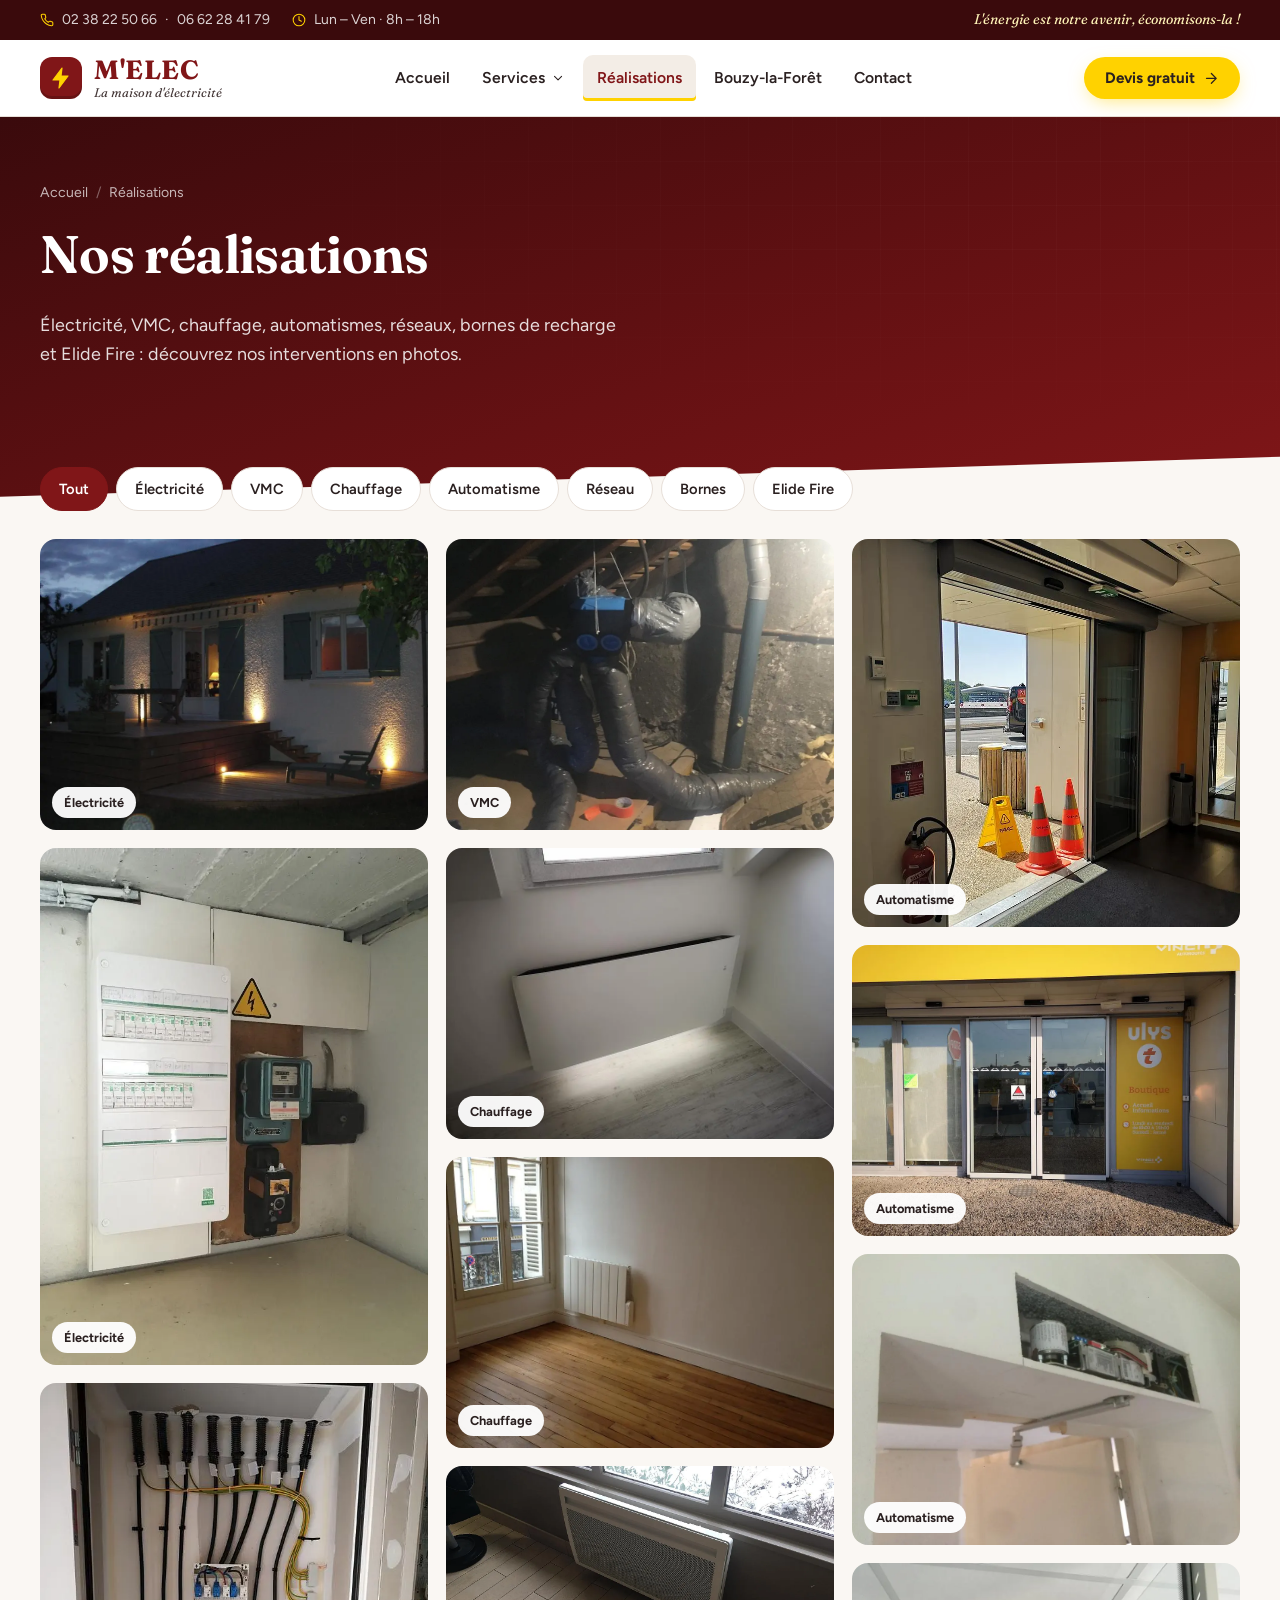
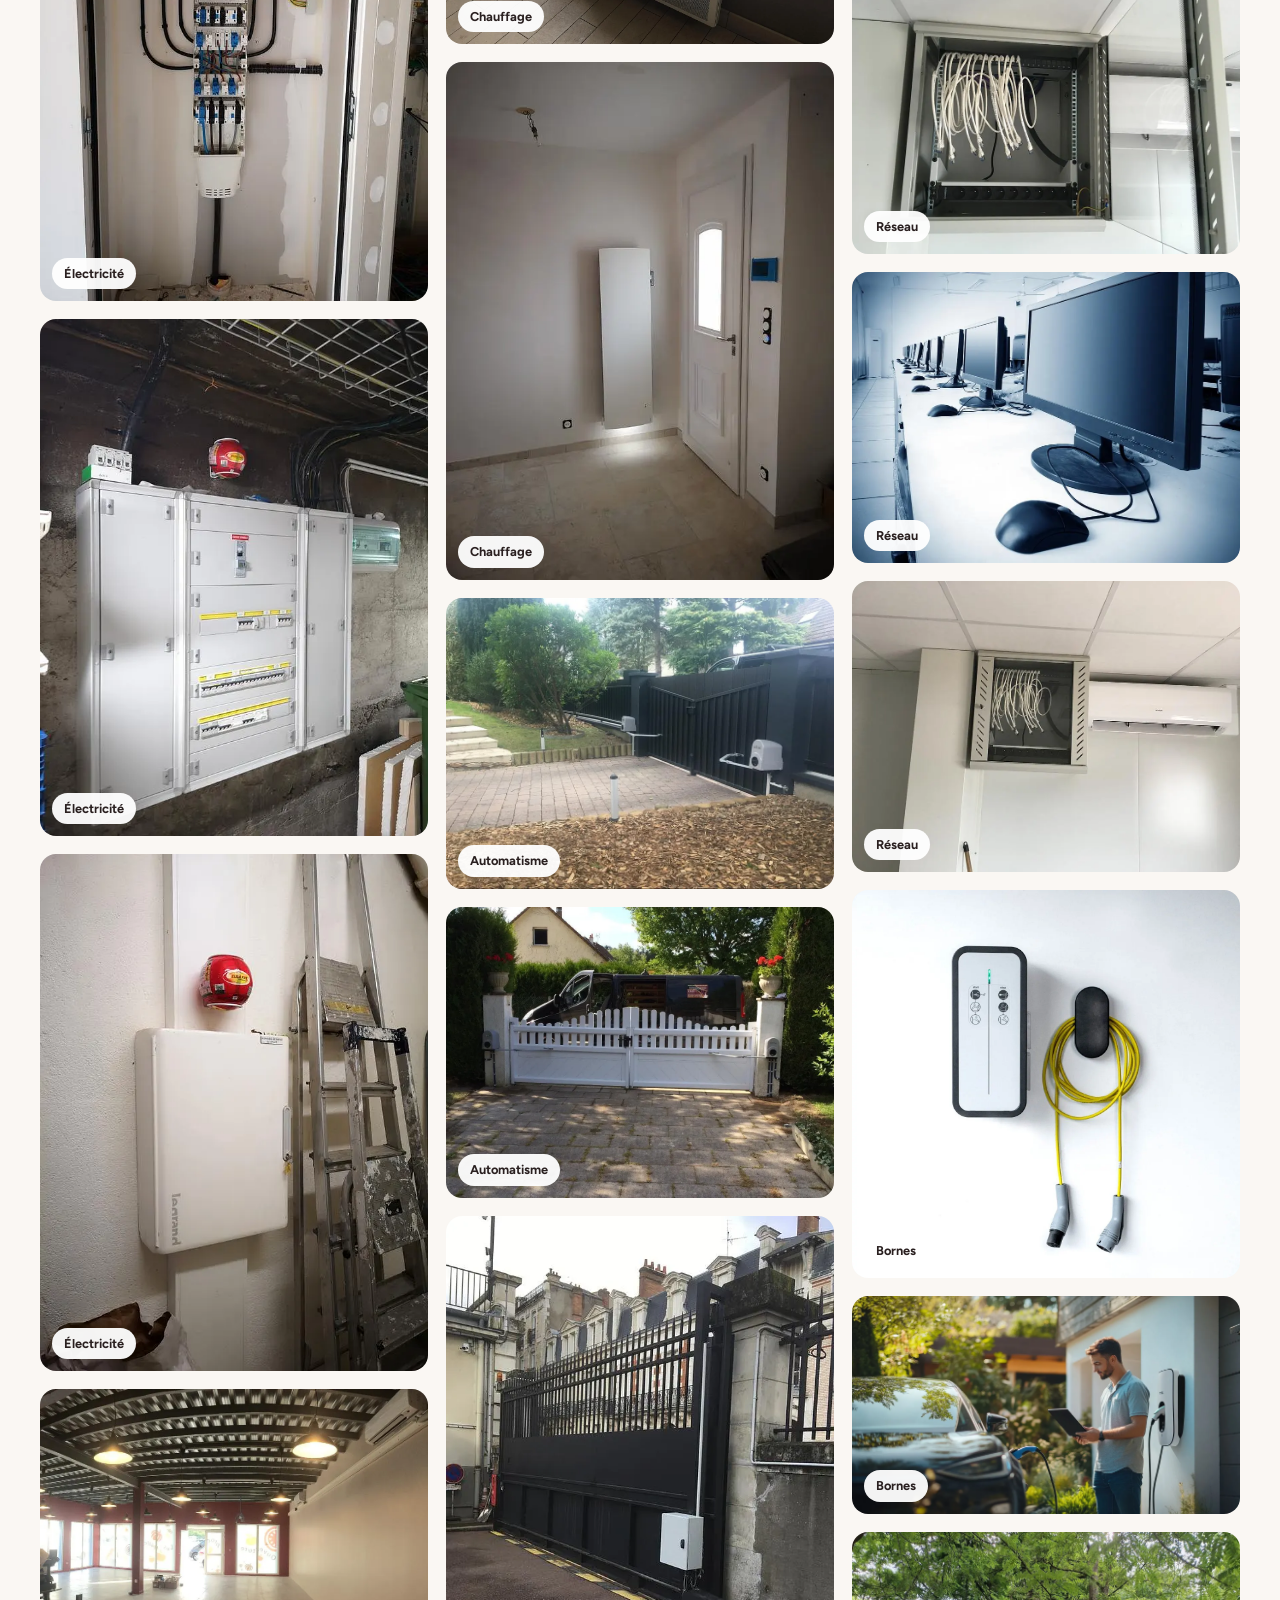
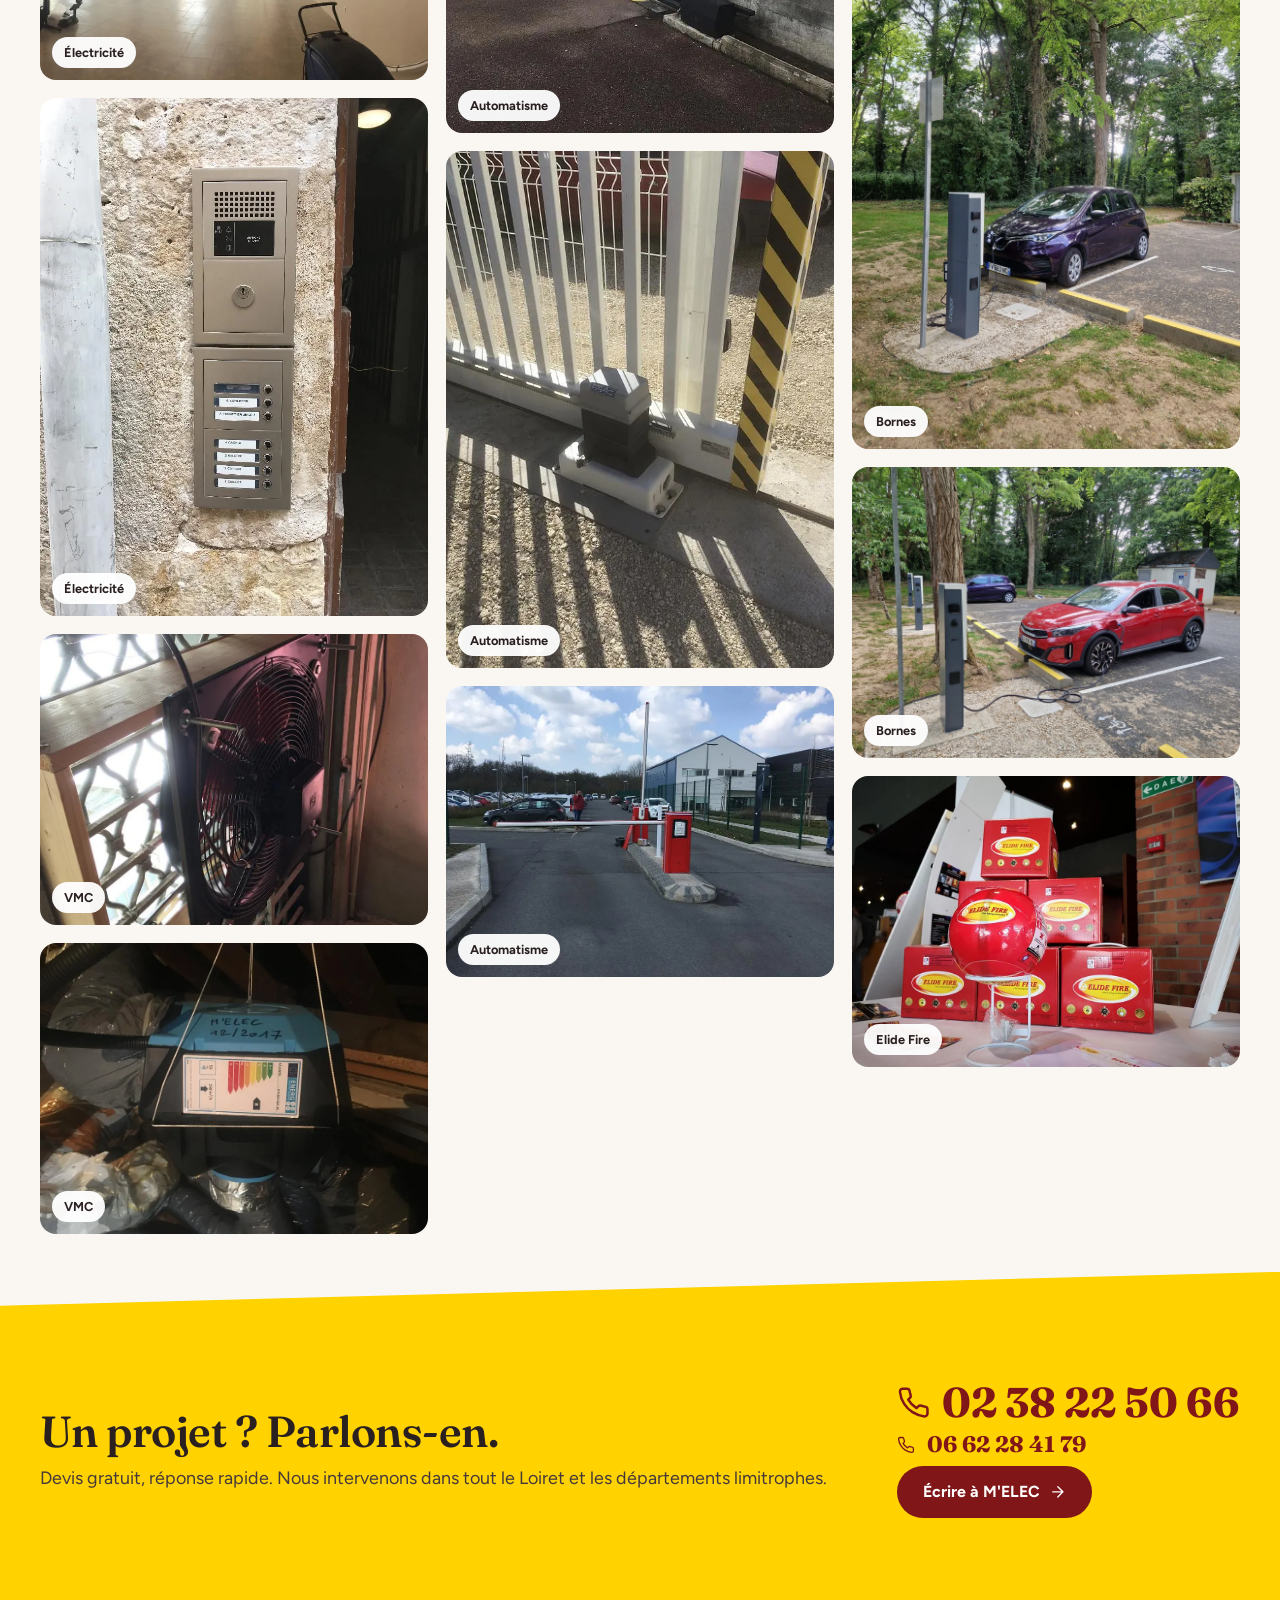
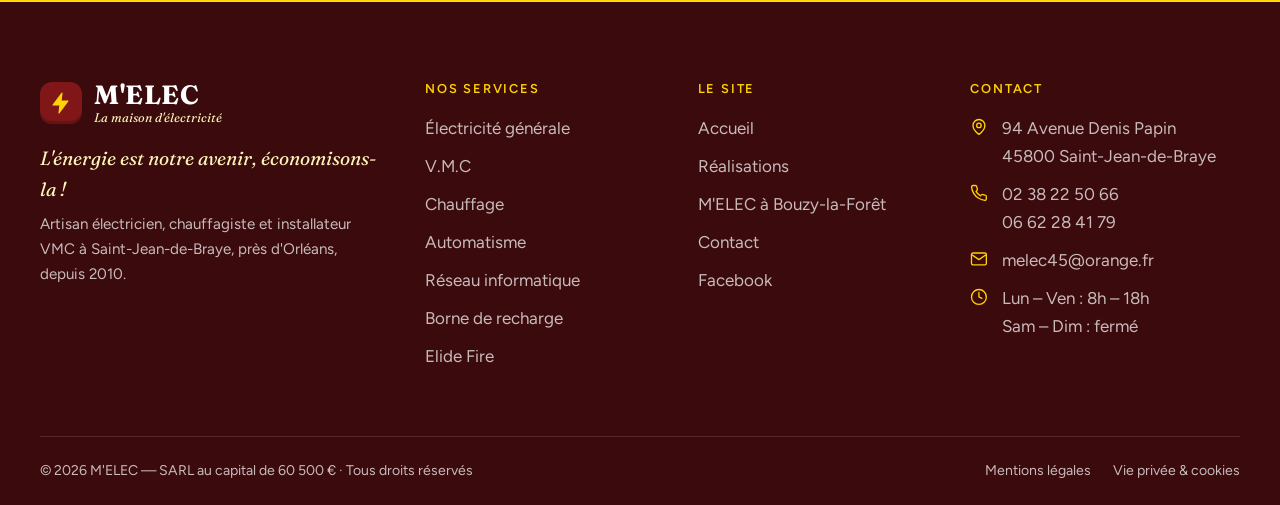
<file: realisations.html>
<!doctype html>
<html lang="fr" class="no-js">
<head>
<meta charset="utf-8">
<meta name="viewport" content="width=device-width, initial-scale=1">
<title>Réalisations · Chantiers d'électricité, VMC, chauffage | M'ELEC</title>
<meta name="description" content="Photos des réalisations de M'ELEC autour d'Orléans : tableaux électriques, VMC, chauffage, portails motorisés, réseaux, bornes de recharge.">
<meta name="theme-color" content="#801618">
<meta property="og:type" content="website"><meta property="og:locale" content="fr_FR">
<meta property="og:title" content="Réalisations · Chantiers d'électricité, VMC, chauffage | M'ELEC"><meta property="og:description" content="Photos des réalisations de M'ELEC autour d'Orléans : tableaux électriques, VMC, chauffage, portails motorisés, réseaux, bornes de recharge.">
<link rel="icon" href="assets/favicon.svg" type="image/svg+xml">
<link rel="preconnect" href="https://fonts.googleapis.com"><link rel="preconnect" href="https://fonts.gstatic.com" crossorigin>
<link href="https://fonts.googleapis.com/css2?family=Figtree:wght@400;500;600;700;800&family=Fraunces:ital,opsz,wght@0,9..144,500..700;1,9..144,500..600&display=swap" rel="stylesheet">
<link rel="stylesheet" href="assets/css/style.css">
<script type="application/ld+json">{"@context":"https://schema.org","@type":"Electrician","name":"M'ELEC","slogan":"L'énergie est notre avenir, économisons-la !","description":"Artisan électricien, chauffagiste et installateur VMC à Saint-Jean-de-Braye (Loiret), agréé FAAC, installateur IRVE, distributeur officiel Elide Fire.","telephone":"+33238225066","email":"melec45@orange.fr","foundingDate":"2010","address":{"@type":"PostalAddress","streetAddress":"94 Avenue Denis Papin","postalCode":"45800","addressLocality":"Saint-Jean-de-Braye","addressCountry":"FR"},"openingHoursSpecification":[{"@type":"OpeningHoursSpecification","dayOfWeek":["Monday","Tuesday","Wednesday","Thursday","Friday"],"opens":"08:00","closes":"18:00"}],"areaServed":[{"@type":"AdministrativeArea","name":"Loiret"},{"@type":"City","name":"Orléans"}],"sameAs":["https://facebook.com/Melec-290972847989474"]}</script>
</head>
<body class="">
<svg width="0" height="0" style="position:absolute" aria-hidden="true" focusable="false"><defs><symbol id="i-bolt" viewBox="0 0 24 24"><path d="M13 2 4 14h7l-1 8 9-12h-7z"/></symbol><symbol id="i-vmc" viewBox="0 0 24 24"><path d="M9.6 4.6A2 2 0 1 1 11 8H2M12.6 19.4A2 2 0 1 0 14 16H2M17.7 7.7A2.5 2.5 0 1 1 19.5 12H2"/></symbol><symbol id="i-heat" viewBox="0 0 24 24"><path d="M8.5 14.5A2.5 2.5 0 0 0 11 12c0-1.38-.5-2-1-3-1.07-2.14-.22-4.05 2-6 .5 2.5 2 4.9 4 6.5 2 1.6 3 3.5 3 5.5a7 7 0 1 1-14 0c0-1.15.43-2.29 1-3a2.5 2.5 0 0 0 2.5 2.5z"/></symbol><symbol id="i-gate" viewBox="0 0 24 24"><path d="M3 21V9l9-6 9 6v12M7 21v-8h10v8M7 15h10M7 18h10"/></symbol><symbol id="i-net" viewBox="0 0 24 24"><path d="M9 2h6v6H9zM2 16h6v6H2zM16 16h6v6h-6zM5 16v-4h14v4M12 12V8"/></symbol><symbol id="i-plug" viewBox="0 0 24 24"><path d="M12 22v-5M9 8V2M15 8V2M18 8v5a4 4 0 0 1-4 4h-4a4 4 0 0 1-4-4V8z"/></symbol><symbol id="i-phone" viewBox="0 0 24 24"><path d="M22 16.92v3a2 2 0 0 1-2.18 2 19.79 19.79 0 0 1-8.63-3.07 19.5 19.5 0 0 1-6-6 19.79 19.79 0 0 1-3.07-8.67A2 2 0 0 1 4.11 2h3a2 2 0 0 1 2 1.72c.13.96.36 1.9.7 2.81a2 2 0 0 1-.45 2.11L8.09 9.91a16 16 0 0 0 6 6l1.27-1.27a2 2 0 0 1 2.11-.45c.91.34 1.85.57 2.81.7A2 2 0 0 1 22 16.92z"/></symbol><symbol id="i-mail" viewBox="0 0 24 24"><path d="M4 4h16a2 2 0 0 1 2 2v12a2 2 0 0 1-2 2H4a2 2 0 0 1-2-2V6a2 2 0 0 1 2-2zM22 6l-10 7L2 6"/></symbol><symbol id="i-pin" viewBox="0 0 24 24"><path d="M20 10c0 6-8 12-8 12S4 16 4 10a8 8 0 0 1 16 0zM12 13a3 3 0 1 0 0-6 3 3 0 0 0 0 6z"/></symbol><symbol id="i-clock" viewBox="0 0 24 24"><path d="M12 22a10 10 0 1 0 0-20 10 10 0 0 0 0 20zM12 6v6l4 2"/></symbol><symbol id="i-check" viewBox="0 0 24 24"><path d="M20 6 9 17l-5-5"/></symbol><symbol id="i-arrow" viewBox="0 0 24 24"><path d="M5 12h14M12 5l7 7-7 7"/></symbol><symbol id="i-shield" viewBox="0 0 24 24"><path d="M12 22s8-4 8-10V5l-8-3-8 3v7c0 6 8 10 8 10zM9 12l2 2 4-4"/></symbol><symbol id="i-menu" viewBox="0 0 24 24"><path d="M4 6h16M4 12h16M4 18h16"/></symbol><symbol id="i-close" viewBox="0 0 24 24"><path d="M18 6 6 18M6 6l12 12"/></symbol><symbol id="i-plus" viewBox="0 0 24 24"><path d="M12 5v14M5 12h14"/></symbol><symbol id="i-chev" viewBox="0 0 24 24"><path d="m6 9 6 6 6-6"/></symbol><symbol id="i-home" viewBox="0 0 24 24"><path d="M3 10.5 12 3l9 7.5V21H3zM9 21v-6h6v6"/></symbol><symbol id="i-fire" viewBox="0 0 24 24"><path d="M12 2c1 3 4 5 4 9a4 4 0 0 1-8 0c0-1.5.6-2.6 1.4-3.6C10 9 11 7 12 2zM8 22h8M12 15v7"/></symbol><symbol id="i-euro" viewBox="0 0 24 24"><path d="M18 7a6 6 0 1 0 0 10M4 10h10M4 14h10"/></symbol><symbol id="i-users" viewBox="0 0 24 24"><path d="M16 21v-2a4 4 0 0 0-4-4H6a4 4 0 0 0-4 4v2M9 11a4 4 0 1 0 0-8 4 4 0 0 0 0 8zM22 21v-2a4 4 0 0 0-3-3.87M16 3.13a4 4 0 0 1 0 7.75"/></symbol><symbol id="i-tool" viewBox="0 0 24 24"><path d="M14.7 6.3a4 4 0 0 0-5.4 5.4L3 18l3 3 6.3-6.3a4 4 0 0 0 5.4-5.4l-2.6 2.6-2.4-.6-.6-2.4z"/></symbol><symbol id="i-play" viewBox="0 0 24 24"><path d="M5 3l14 9-14 9z"/></symbol></defs></svg>
<a class="skip" href="#main">Aller au contenu</a>
<div class="topbar"><div class="container">
  <ul>
    <li><svg class="icon " aria-hidden="true"><use href="#i-phone"/></svg><a href="tel:+33238225066">02 38 22 50 66</a> · <a href="tel:+33662284179">06 62 28 41 79</a></li>
    <li><svg class="icon " aria-hidden="true"><use href="#i-clock"/></svg>Lun – Ven · 8h – 18h</li>
  </ul>
  <span class="topbar-tag">L'énergie est notre avenir, économisons-la !</span>
</div></div>
<header class="header"><div class="container">
  <a class="logo" href="index.html" aria-label="M'ELEC, la maison d'électricité — accueil">
    <span class="logo-bolt"><svg class="icon " aria-hidden="true"><use href="#i-bolt"/></svg></span>
    <span class="logo-text"><span class="logo-name">M'ELEC</span><span class="logo-tag">La maison d'électricité</span></span>
  </a>
  <nav class="nav" id="nav" aria-label="Navigation principale"><ul>
    <li><a href="index.html">Accueil</a></li>
    <li class="has-sub"><a href="index.html#services" aria-haspopup="true">Services <svg class="icon icon-chev" aria-hidden="true"><use href="#i-chev"/></svg></a><ul class="sub"><li><a href="electricite-generale.html"><svg class="icon " aria-hidden="true"><use href="#i-bolt"/></svg>Électricité générale</a></li><li><a href="vmc.html"><svg class="icon " aria-hidden="true"><use href="#i-vmc"/></svg>V.M.C</a></li><li><a href="chauffage.html"><svg class="icon " aria-hidden="true"><use href="#i-heat"/></svg>Chauffage</a></li><li><a href="automatisme.html"><svg class="icon " aria-hidden="true"><use href="#i-gate"/></svg>Automatisme</a></li><li><a href="reseau-informatique.html"><svg class="icon " aria-hidden="true"><use href="#i-net"/></svg>Réseau informatique</a></li><li><a href="borne-de-recharge.html"><svg class="icon " aria-hidden="true"><use href="#i-plug"/></svg>Borne de recharge</a></li><li><a href="elide-fire.html"><svg class="icon " aria-hidden="true"><use href="#i-fire"/></svg>Elide Fire</a></li></ul></li>
    <li><a href="realisations.html" aria-current="page">Réalisations</a></li>
    <li><a href="bouzy-la-foret.html">Bouzy-la-Forêt</a></li>
    <li><a href="contact.html">Contact</a></li>
  </ul></nav>
  <div class="header-cta">
    <a class="btn btn-primary btn-sm" href="contact.html">Devis gratuit <svg class="icon icon-arrow" aria-hidden="true"><use href="#i-arrow"/></svg></a>
    <button class="burger" type="button" aria-expanded="false" aria-controls="nav" aria-label="Ouvrir le menu"><svg class="icon " aria-hidden="true"><use href="#i-menu"/></svg></button>
  </div>
</div></header>
<main id="main">

<section class="page-hero" style="padding-bottom:110px"><div class="container" style="grid-template-columns:1fr">
  <div><ol class="crumbs"><li><a href="index.html">Accueil</a></li><li aria-current="page">Réalisations</li></ol>
  <h1>Nos réalisations</h1><p class="hero-lead"><span class="d-only">Électricité, VMC, chauffage, automatismes, réseaux, bornes de recharge et Elide Fire : découvrez nos interventions en photos.</span><span class="m-only">Nos interventions en photos.</span></p></div>
</div></section>
<section class="section-sm" style="padding-top:0;margin-top:-30px;position:relative;z-index:2"><div class="container">
  <div class="filters" role="group" aria-label="Filtrer les réalisations"><button type="button" class="filter" data-filter="all" aria-pressed="true">Tout</button><button type="button" class="filter" data-filter="elec" aria-pressed="false">Électricité</button><button type="button" class="filter" data-filter="vmc" aria-pressed="false">VMC</button><button type="button" class="filter" data-filter="chauf" aria-pressed="false">Chauffage</button><button type="button" class="filter" data-filter="auto" aria-pressed="false">Automatisme</button><button type="button" class="filter" data-filter="reseau" aria-pressed="false">Réseau</button><button type="button" class="filter" data-filter="borne" aria-pressed="false">Bornes</button><button type="button" class="filter" data-filter="fire" aria-pressed="false">Elide Fire</button></div>
  <div class="gallery"><figure class="shot" data-cat="elec"><button type="button" aria-label="Agrandir : Maison avec éclairage extérieur au crépuscule"><img src="assets/img/maison-eclairage.webp" alt="Maison avec éclairage extérieur au crépuscule" loading="lazy" width="800" height="600"></button><figcaption>Électricité</figcaption></figure><figure class="shot" data-cat="elec"><button type="button" aria-label="Agrandir : Tableau électrique dans un local technique"><img src="assets/img/tableau-electrique.webp" alt="Tableau électrique dans un local technique" loading="lazy" width="800" height="600"></button><figcaption>Électricité</figcaption></figure><figure class="shot" data-cat="elec"><button type="button" aria-label="Agrandir : Tableau électrique câblé"><img src="assets/img/tableau-cablage.webp" alt="Tableau électrique câblé" loading="lazy" width="800" height="600"></button><figcaption>Électricité</figcaption></figure><figure class="shot" data-cat="elec"><button type="button" aria-label="Agrandir : Armoire électrique dans un local professionnel"><img src="assets/img/tableau-tertiaire.webp" alt="Armoire électrique dans un local professionnel" loading="lazy" width="800" height="600"></button><figcaption>Électricité</figcaption></figure><figure class="shot" data-cat="elec"><button type="button" aria-label="Agrandir : Coffret électrique mural"><img src="assets/img/tableau-mural.webp" alt="Coffret électrique mural" loading="lazy" width="800" height="600"></button><figcaption>Électricité</figcaption></figure><figure class="shot" data-cat="elec"><button type="button" aria-label="Agrandir : Grand local commercial, éclairage et plafond technique"><img src="assets/img/local-commercial.webp" alt="Grand local commercial, éclairage et plafond technique" loading="lazy" width="800" height="600"></button><figcaption>Électricité</figcaption></figure><figure class="shot" data-cat="elec"><button type="button" aria-label="Agrandir : Platine d'interphone"><img src="assets/img/interphone.webp" alt="Platine d'interphone" loading="lazy" width="800" height="600"></button><figcaption>Électricité</figcaption></figure><figure class="shot" data-cat="vmc"><button type="button" aria-label="Agrandir : Extracteur d'air motorisé derrière une grille décorative"><img src="assets/img/vmc-extracteur.webp" alt="Extracteur d'air motorisé derrière une grille décorative" loading="lazy" width="800" height="600"></button><figcaption>VMC</figcaption></figure><figure class="shot" data-cat="vmc"><button type="button" aria-label="Agrandir : VMC installée dans des combles"><img src="assets/img/vmc-combles.webp" alt="VMC installée dans des combles" loading="lazy" width="800" height="600"></button><figcaption>VMC</figcaption></figure><figure class="shot" data-cat="vmc"><button type="button" aria-label="Agrandir : Gaines de ventilation dans des combles"><img src="assets/img/vmc-gaines.webp" alt="Gaines de ventilation dans des combles" loading="lazy" width="800" height="600"></button><figcaption>VMC</figcaption></figure><figure class="shot" data-cat="chauf"><button type="button" aria-label="Agrandir : Radiateur à inertie dans une pièce lumineuse"><img src="assets/img/radiateur-inertie.webp" alt="Radiateur à inertie dans une pièce lumineuse" loading="lazy" width="800" height="600"></button><figcaption>Chauffage</figcaption></figure><figure class="shot" data-cat="chauf"><button type="button" aria-label="Agrandir : Radiateur mural dans une pièce avec parquet"><img src="assets/img/radiateur-parquet.webp" alt="Radiateur mural dans une pièce avec parquet" loading="lazy" width="800" height="600"></button><figcaption>Chauffage</figcaption></figure><figure class="shot" data-cat="chauf"><button type="button" aria-label="Agrandir : Radiateur sous une baie vitrée"><img src="assets/img/radiateur-veranda.webp" alt="Radiateur sous une baie vitrée" loading="lazy" width="800" height="600"></button><figcaption>Chauffage</figcaption></figure><figure class="shot" data-cat="chauf"><button type="button" aria-label="Agrandir : Radiateur vertical dans un couloir"><img src="assets/img/radiateur-vertical.webp" alt="Radiateur vertical dans un couloir" loading="lazy" width="800" height="600"></button><figcaption>Chauffage</figcaption></figure><figure class="shot" data-cat="auto"><button type="button" aria-label="Agrandir : Portail noir motorisé dans un jardin"><img src="assets/img/portail-motorise.webp" alt="Portail noir motorisé dans un jardin" loading="lazy" width="800" height="600"></button><figcaption>Automatisme</figcaption></figure><figure class="shot" data-cat="auto"><button type="button" aria-label="Agrandir : Portail blanc motorisé à l'entrée d'une propriété"><img src="assets/img/portail-blanc.webp" alt="Portail blanc motorisé à l'entrée d'une propriété" loading="lazy" width="800" height="600"></button><figcaption>Automatisme</figcaption></figure><figure class="shot" data-cat="auto"><button type="button" aria-label="Agrandir : Portail en fer forgé motorisé"><img src="assets/img/portail-fer.webp" alt="Portail en fer forgé motorisé" loading="lazy" width="800" height="600"></button><figcaption>Automatisme</figcaption></figure><figure class="shot" data-cat="auto"><button type="button" aria-label="Agrandir : Moteur de portail coulissant"><img src="assets/img/moteur-portail.webp" alt="Moteur de portail coulissant" loading="lazy" width="800" height="600"></button><figcaption>Automatisme</figcaption></figure><figure class="shot" data-cat="auto"><button type="button" aria-label="Agrandir : Barrière automatique de parking"><img src="assets/img/barriere-parking.webp" alt="Barrière automatique de parking" loading="lazy" width="800" height="600"></button><figcaption>Automatisme</figcaption></figure><figure class="shot" data-cat="auto"><button type="button" aria-label="Agrandir : Porte automatique d'un commerce"><img src="assets/img/porte-automatique.webp" alt="Porte automatique d'un commerce" loading="lazy" width="800" height="600"></button><figcaption>Automatisme</figcaption></figure><figure class="shot" data-cat="auto"><button type="button" aria-label="Agrandir : Porte automatique vitrée"><img src="assets/img/porte-vitree.webp" alt="Porte automatique vitrée" loading="lazy" width="800" height="600"></button><figcaption>Automatisme</figcaption></figure><figure class="shot" data-cat="auto"><button type="button" aria-label="Agrandir : Motorisation en caisson"><img src="assets/img/motorisation-volet.webp" alt="Motorisation en caisson" loading="lazy" width="800" height="600"></button><figcaption>Automatisme</figcaption></figure><figure class="shot" data-cat="reseau"><button type="button" aria-label="Agrandir : Baie de brassage réseau câblée"><img src="assets/img/baie-reseau.webp" alt="Baie de brassage réseau câblée" loading="lazy" width="800" height="600"></button><figcaption>Réseau</figcaption></figure><figure class="shot" data-cat="reseau"><button type="button" aria-label="Agrandir : Salle de postes informatiques câblés"><img src="assets/img/postes-informatiques.webp" alt="Salle de postes informatiques câblés" loading="lazy" width="800" height="600"></button><figcaption>Réseau</figcaption></figure><figure class="shot" data-cat="reseau"><button type="button" aria-label="Agrandir : Câblage réseau au-dessus d'une climatisation"><img src="assets/img/cablage-clim.webp" alt="Câblage réseau au-dessus d'une climatisation" loading="lazy" width="800" height="600"></button><figcaption>Réseau</figcaption></figure><figure class="shot" data-cat="borne"><button type="button" aria-label="Agrandir : Borne de recharge murale Hager"><img src="assets/img/borne-hager.webp" alt="Borne de recharge murale Hager" loading="lazy" width="800" height="600"></button><figcaption>Bornes</figcaption></figure><figure class="shot" data-cat="borne"><button type="button" aria-label="Agrandir : Installateur devant une borne et une voiture électrique"><img src="assets/img/borne-technicien.webp" alt="Installateur devant une borne et une voiture électrique" loading="lazy" width="800" height="600"></button><figcaption>Bornes</figcaption></figure><figure class="shot" data-cat="borne"><button type="button" aria-label="Agrandir : Bornes de recharge sur un parking arboré"><img src="assets/img/borne-parking.webp" alt="Bornes de recharge sur un parking arboré" loading="lazy" width="800" height="600"></button><figcaption>Bornes</figcaption></figure><figure class="shot" data-cat="borne"><button type="button" aria-label="Agrandir : Voiture électrique en charge"><img src="assets/img/borne-voiture.webp" alt="Voiture électrique en charge" loading="lazy" width="800" height="600"></button><figcaption>Bornes</figcaption></figure><figure class="shot" data-cat="fire"><button type="button" aria-label="Agrandir : Boules d'extinction automatique Elide Fire"><img src="assets/img/elide-fire-boules.webp" alt="Boules d'extinction automatique Elide Fire" loading="lazy" width="800" height="600"></button><figcaption>Elide Fire</figcaption></figure></div><dialog class="lightbox" id="lightbox" aria-label="Photo agrandie"><button class="lb-close" type="button" aria-label="Fermer"><svg class="icon " aria-hidden="true"><use href="#i-close"/></svg></button><img alt=""><p></p></dialog>
</div></section>
<section class="cta" aria-labelledby="cta-t"><div class="container cta-inner">
  <div><h2 id="cta-t">Un projet ? Parlons-en.</h2><p>Devis gratuit, réponse rapide. Nous intervenons dans tout le Loiret et les départements limitrophes.</p></div>
  <div class="cta-phones">
    <a class="cta-phone" href="tel:+33238225066"><svg class="icon " aria-hidden="true"><use href="#i-phone"/></svg>02 38 22 50 66</a>
    <a class="cta-phone" href="tel:+33662284179" style="font-size:1.4rem"><svg class="icon " aria-hidden="true"><use href="#i-phone"/></svg>06 62 28 41 79</a>
    <a class="btn btn-dark" href="contact.html">Écrire à M'ELEC <svg class="icon icon-arrow" aria-hidden="true"><use href="#i-arrow"/></svg></a>
  </div>
</div></section>
</main>
<footer class="footer"><div class="container">
  <div class="footer-grid">
    <div>
      <a class="logo" href="index.html"><span class="logo-bolt"><svg class="icon " aria-hidden="true"><use href="#i-bolt"/></svg></span><span class="logo-text"><span class="logo-name">M'ELEC</span><span class="logo-tag">La maison d'électricité</span></span></a>
      <p class="footer-motto">L'énergie est notre avenir, économisons-la !</p>
      <p style="font-size:.95rem">Artisan électricien, chauffagiste et installateur VMC à Saint-Jean-de-Braye, près d'Orléans, depuis 2010.</p>
    </div>
    <div><h4>Nos services</h4><ul><li><a href="electricite-generale.html">Électricité générale</a></li><li><a href="vmc.html">V.M.C</a></li><li><a href="chauffage.html">Chauffage</a></li><li><a href="automatisme.html">Automatisme</a></li><li><a href="reseau-informatique.html">Réseau informatique</a></li><li><a href="borne-de-recharge.html">Borne de recharge</a></li><li><a href="elide-fire.html">Elide Fire</a></li></ul></div>
    <div><h4>Le site</h4><ul>
      <li><a href="index.html">Accueil</a></li><li><a href="realisations.html">Réalisations</a></li><li><a href="bouzy-la-foret.html">M'ELEC à Bouzy-la-Forêt</a></li><li><a href="contact.html">Contact</a></li><li><a href="https://facebook.com/Melec-290972847989474" rel="noopener" target="_blank">Facebook</a></li></ul></div>
    <div class="contact"><h4>Contact</h4><ul>
      <li><svg class="icon " aria-hidden="true"><use href="#i-pin"/></svg><a href="https://www.google.com/maps/search/?api=1&query=94+Avenue+Denis+Papin+45800+Saint-Jean-de-Braye" target="_blank" rel="noopener">94 Avenue Denis Papin<br>45800 Saint-Jean-de-Braye</a></li>
      <li><svg class="icon " aria-hidden="true"><use href="#i-phone"/></svg><span><a href="tel:+33238225066">02 38 22 50 66</a><br><a href="tel:+33662284179">06 62 28 41 79</a></span></li>
      <li><svg class="icon " aria-hidden="true"><use href="#i-mail"/></svg><a href="mailto:melec45@orange.fr">melec45@orange.fr</a></li>
      <li><svg class="icon " aria-hidden="true"><use href="#i-clock"/></svg><span>Lun – Ven : 8h – 18h<br>Sam – Dim : fermé</span></li>
    </ul></div>
  </div>
  <div class="footer-bottom"><span>© <span data-year>2025</span> M'ELEC — SARL au capital de 60 500 € · Tous droits réservés</span>
    <ul><li><a href="mentions-legales.html">Mentions légales</a></li><li><a href="mentions-legales.html#vie-privee">Vie privée &amp; cookies</a></li></ul></div>
</div></footer>
<div class="fab"><a class="btn btn-primary" href="tel:+33662284179"><svg class="icon " aria-hidden="true"><use href="#i-phone"/></svg>Appeler M'ELEC · 06 62 28 41 79</a></div>
<script src="assets/js/app.js" defer></script>
</body>
</html>
</file>
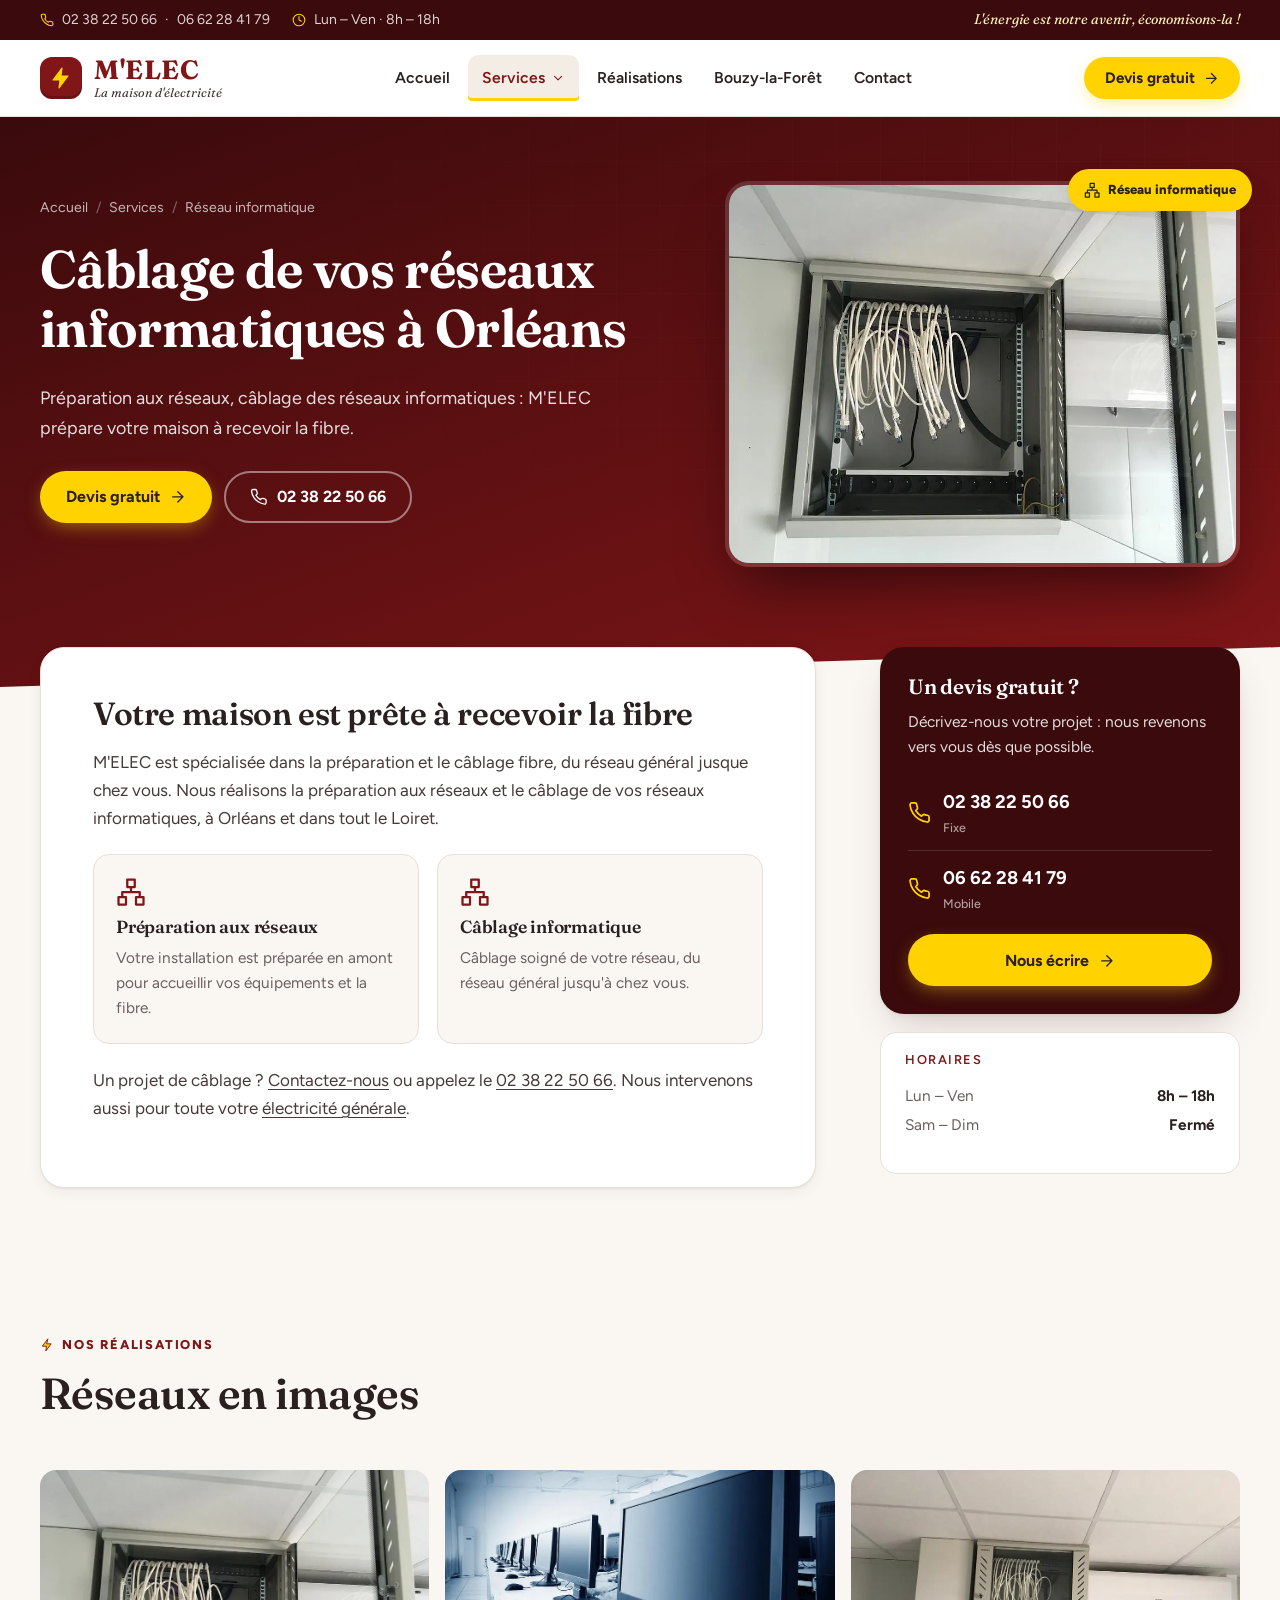
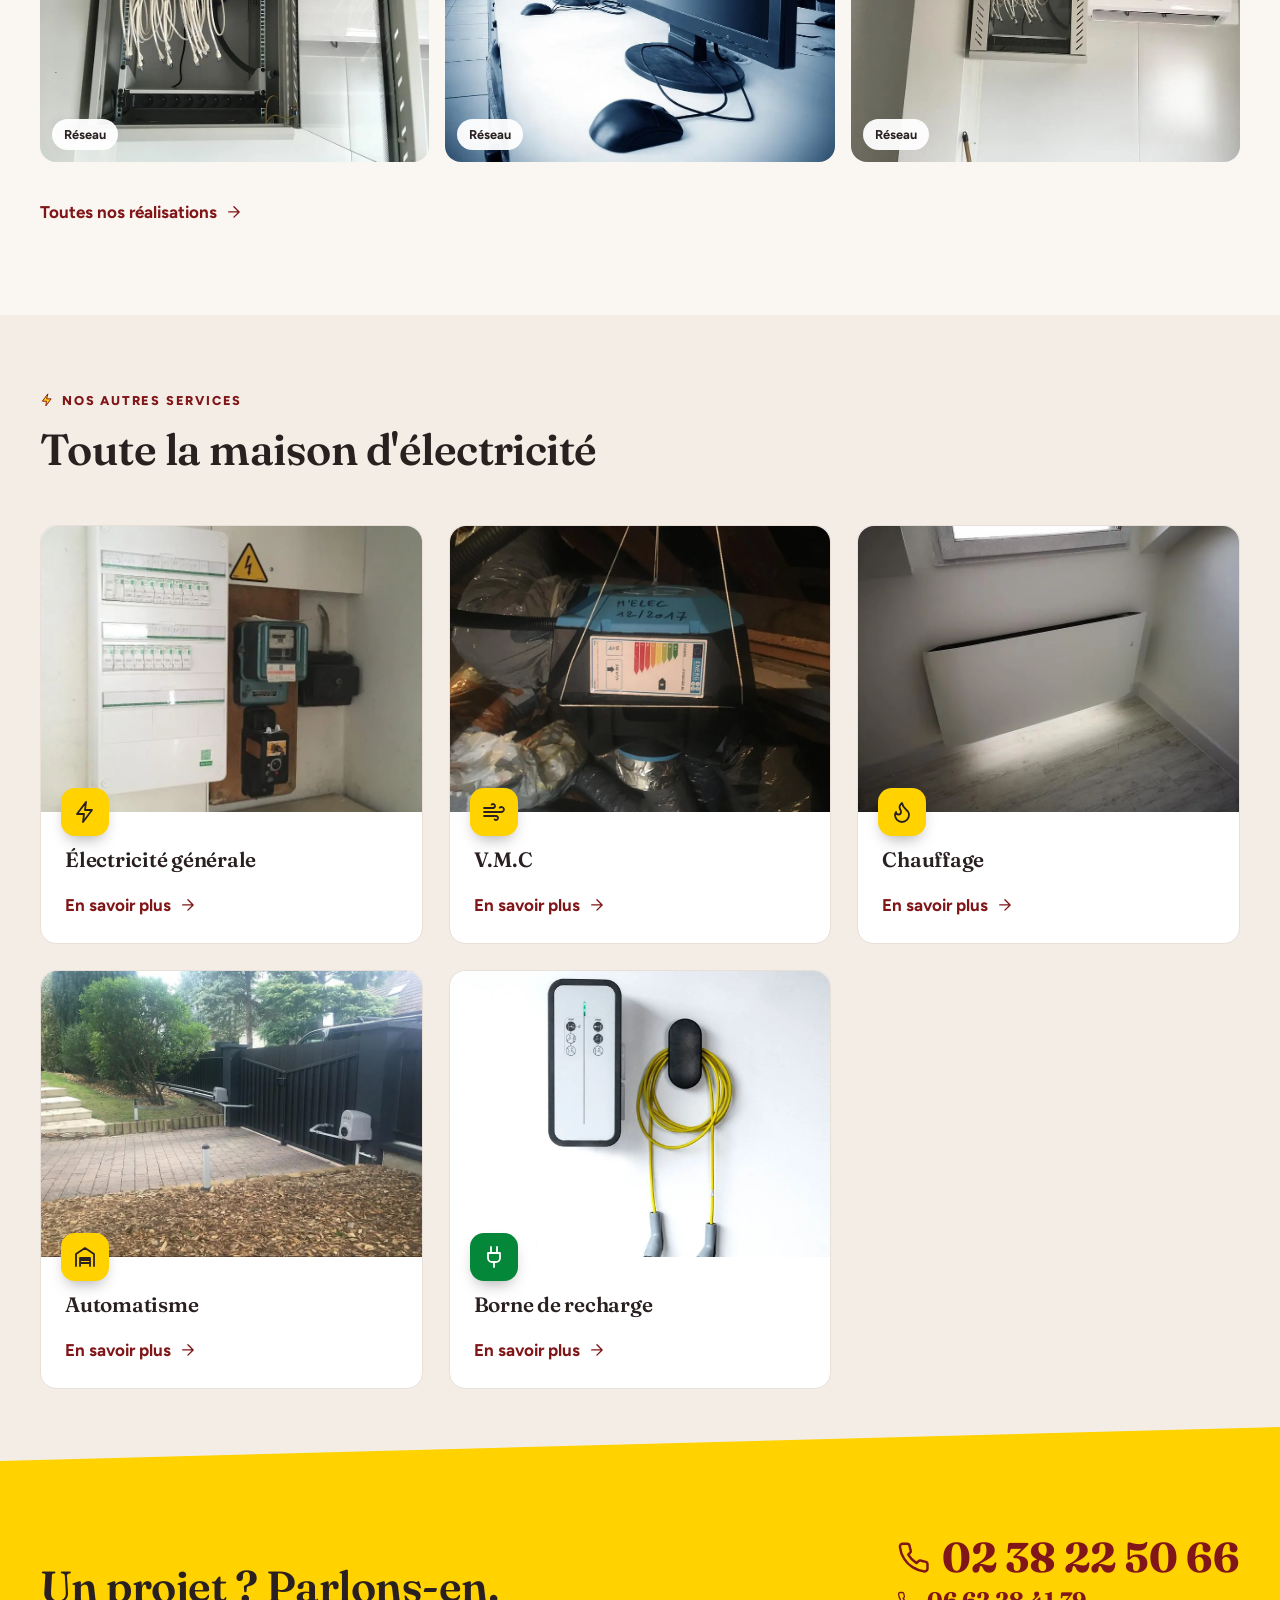
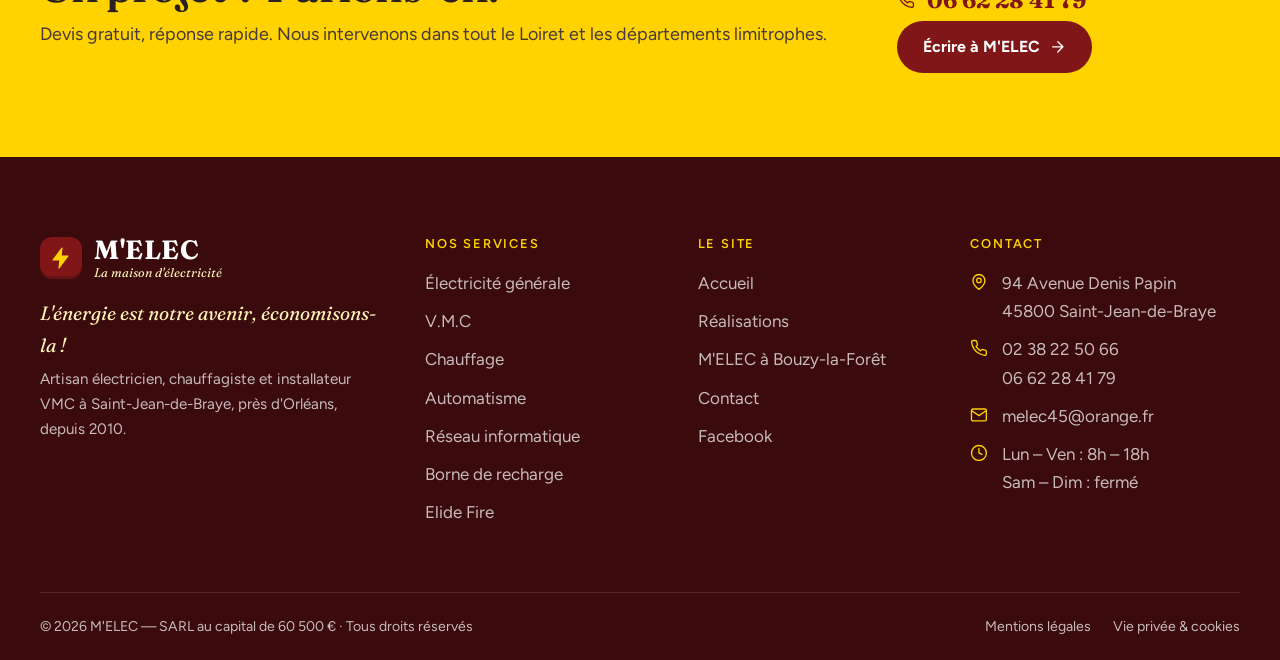
<file: reseau-informatique.html>
<!doctype html>
<html lang="fr" class="no-js">
<head>
<meta charset="utf-8">
<meta name="viewport" content="width=device-width, initial-scale=1">
<title>Câblage réseau informatique et fibre à Orléans | M'ELEC</title>
<meta name="description" content="Préparation et câblage de réseaux informatiques à Orléans et dans le Loiret : votre maison prête à recevoir la fibre. Devis gratuit.">
<meta name="theme-color" content="#801618">
<meta property="og:type" content="website"><meta property="og:locale" content="fr_FR">
<meta property="og:title" content="Câblage réseau informatique et fibre à Orléans | M'ELEC"><meta property="og:description" content="Préparation et câblage de réseaux informatiques à Orléans et dans le Loiret : votre maison prête à recevoir la fibre. Devis gratuit.">
<link rel="icon" href="assets/favicon.svg" type="image/svg+xml">
<link rel="preconnect" href="https://fonts.googleapis.com"><link rel="preconnect" href="https://fonts.gstatic.com" crossorigin>
<link href="https://fonts.googleapis.com/css2?family=Figtree:wght@400;500;600;700;800&family=Fraunces:ital,opsz,wght@0,9..144,500..700;1,9..144,500..600&display=swap" rel="stylesheet">
<link rel="stylesheet" href="assets/css/style.css">
<script type="application/ld+json">{"@context":"https://schema.org","@type":"Electrician","name":"M'ELEC","slogan":"L'énergie est notre avenir, économisons-la !","description":"Artisan électricien, chauffagiste et installateur VMC à Saint-Jean-de-Braye (Loiret), agréé FAAC, installateur IRVE, distributeur officiel Elide Fire.","telephone":"+33238225066","email":"melec45@orange.fr","foundingDate":"2010","address":{"@type":"PostalAddress","streetAddress":"94 Avenue Denis Papin","postalCode":"45800","addressLocality":"Saint-Jean-de-Braye","addressCountry":"FR"},"openingHoursSpecification":[{"@type":"OpeningHoursSpecification","dayOfWeek":["Monday","Tuesday","Wednesday","Thursday","Friday"],"opens":"08:00","closes":"18:00"}],"areaServed":[{"@type":"AdministrativeArea","name":"Loiret"},{"@type":"City","name":"Orléans"}],"sameAs":["https://facebook.com/Melec-290972847989474"]}</script>
</head>
<body class="">
<svg width="0" height="0" style="position:absolute" aria-hidden="true" focusable="false"><defs><symbol id="i-bolt" viewBox="0 0 24 24"><path d="M13 2 4 14h7l-1 8 9-12h-7z"/></symbol><symbol id="i-vmc" viewBox="0 0 24 24"><path d="M9.6 4.6A2 2 0 1 1 11 8H2M12.6 19.4A2 2 0 1 0 14 16H2M17.7 7.7A2.5 2.5 0 1 1 19.5 12H2"/></symbol><symbol id="i-heat" viewBox="0 0 24 24"><path d="M8.5 14.5A2.5 2.5 0 0 0 11 12c0-1.38-.5-2-1-3-1.07-2.14-.22-4.05 2-6 .5 2.5 2 4.9 4 6.5 2 1.6 3 3.5 3 5.5a7 7 0 1 1-14 0c0-1.15.43-2.29 1-3a2.5 2.5 0 0 0 2.5 2.5z"/></symbol><symbol id="i-gate" viewBox="0 0 24 24"><path d="M3 21V9l9-6 9 6v12M7 21v-8h10v8M7 15h10M7 18h10"/></symbol><symbol id="i-net" viewBox="0 0 24 24"><path d="M9 2h6v6H9zM2 16h6v6H2zM16 16h6v6h-6zM5 16v-4h14v4M12 12V8"/></symbol><symbol id="i-plug" viewBox="0 0 24 24"><path d="M12 22v-5M9 8V2M15 8V2M18 8v5a4 4 0 0 1-4 4h-4a4 4 0 0 1-4-4V8z"/></symbol><symbol id="i-phone" viewBox="0 0 24 24"><path d="M22 16.92v3a2 2 0 0 1-2.18 2 19.79 19.79 0 0 1-8.63-3.07 19.5 19.5 0 0 1-6-6 19.79 19.79 0 0 1-3.07-8.67A2 2 0 0 1 4.11 2h3a2 2 0 0 1 2 1.72c.13.96.36 1.9.7 2.81a2 2 0 0 1-.45 2.11L8.09 9.91a16 16 0 0 0 6 6l1.27-1.27a2 2 0 0 1 2.11-.45c.91.34 1.85.57 2.81.7A2 2 0 0 1 22 16.92z"/></symbol><symbol id="i-mail" viewBox="0 0 24 24"><path d="M4 4h16a2 2 0 0 1 2 2v12a2 2 0 0 1-2 2H4a2 2 0 0 1-2-2V6a2 2 0 0 1 2-2zM22 6l-10 7L2 6"/></symbol><symbol id="i-pin" viewBox="0 0 24 24"><path d="M20 10c0 6-8 12-8 12S4 16 4 10a8 8 0 0 1 16 0zM12 13a3 3 0 1 0 0-6 3 3 0 0 0 0 6z"/></symbol><symbol id="i-clock" viewBox="0 0 24 24"><path d="M12 22a10 10 0 1 0 0-20 10 10 0 0 0 0 20zM12 6v6l4 2"/></symbol><symbol id="i-check" viewBox="0 0 24 24"><path d="M20 6 9 17l-5-5"/></symbol><symbol id="i-arrow" viewBox="0 0 24 24"><path d="M5 12h14M12 5l7 7-7 7"/></symbol><symbol id="i-shield" viewBox="0 0 24 24"><path d="M12 22s8-4 8-10V5l-8-3-8 3v7c0 6 8 10 8 10zM9 12l2 2 4-4"/></symbol><symbol id="i-menu" viewBox="0 0 24 24"><path d="M4 6h16M4 12h16M4 18h16"/></symbol><symbol id="i-close" viewBox="0 0 24 24"><path d="M18 6 6 18M6 6l12 12"/></symbol><symbol id="i-plus" viewBox="0 0 24 24"><path d="M12 5v14M5 12h14"/></symbol><symbol id="i-chev" viewBox="0 0 24 24"><path d="m6 9 6 6 6-6"/></symbol><symbol id="i-home" viewBox="0 0 24 24"><path d="M3 10.5 12 3l9 7.5V21H3zM9 21v-6h6v6"/></symbol><symbol id="i-fire" viewBox="0 0 24 24"><path d="M12 2c1 3 4 5 4 9a4 4 0 0 1-8 0c0-1.5.6-2.6 1.4-3.6C10 9 11 7 12 2zM8 22h8M12 15v7"/></symbol><symbol id="i-euro" viewBox="0 0 24 24"><path d="M18 7a6 6 0 1 0 0 10M4 10h10M4 14h10"/></symbol><symbol id="i-users" viewBox="0 0 24 24"><path d="M16 21v-2a4 4 0 0 0-4-4H6a4 4 0 0 0-4 4v2M9 11a4 4 0 1 0 0-8 4 4 0 0 0 0 8zM22 21v-2a4 4 0 0 0-3-3.87M16 3.13a4 4 0 0 1 0 7.75"/></symbol><symbol id="i-tool" viewBox="0 0 24 24"><path d="M14.7 6.3a4 4 0 0 0-5.4 5.4L3 18l3 3 6.3-6.3a4 4 0 0 0 5.4-5.4l-2.6 2.6-2.4-.6-.6-2.4z"/></symbol><symbol id="i-play" viewBox="0 0 24 24"><path d="M5 3l14 9-14 9z"/></symbol></defs></svg>
<a class="skip" href="#main">Aller au contenu</a>
<div class="topbar"><div class="container">
  <ul>
    <li><svg class="icon " aria-hidden="true"><use href="#i-phone"/></svg><a href="tel:+33238225066">02 38 22 50 66</a> · <a href="tel:+33662284179">06 62 28 41 79</a></li>
    <li><svg class="icon " aria-hidden="true"><use href="#i-clock"/></svg>Lun – Ven · 8h – 18h</li>
  </ul>
  <span class="topbar-tag">L'énergie est notre avenir, économisons-la !</span>
</div></div>
<header class="header"><div class="container">
  <a class="logo" href="index.html" aria-label="M'ELEC, la maison d'électricité — accueil">
    <span class="logo-bolt"><svg class="icon " aria-hidden="true"><use href="#i-bolt"/></svg></span>
    <span class="logo-text"><span class="logo-name">M'ELEC</span><span class="logo-tag">La maison d'électricité</span></span>
  </a>
  <nav class="nav" id="nav" aria-label="Navigation principale"><ul>
    <li><a href="index.html">Accueil</a></li>
    <li class="has-sub"><a href="index.html#services" aria-current="page" aria-haspopup="true">Services <svg class="icon icon-chev" aria-hidden="true"><use href="#i-chev"/></svg></a><ul class="sub"><li><a href="electricite-generale.html"><svg class="icon " aria-hidden="true"><use href="#i-bolt"/></svg>Électricité générale</a></li><li><a href="vmc.html"><svg class="icon " aria-hidden="true"><use href="#i-vmc"/></svg>V.M.C</a></li><li><a href="chauffage.html"><svg class="icon " aria-hidden="true"><use href="#i-heat"/></svg>Chauffage</a></li><li><a href="automatisme.html"><svg class="icon " aria-hidden="true"><use href="#i-gate"/></svg>Automatisme</a></li><li><a href="reseau-informatique.html" aria-current="page"><svg class="icon " aria-hidden="true"><use href="#i-net"/></svg>Réseau informatique</a></li><li><a href="borne-de-recharge.html"><svg class="icon " aria-hidden="true"><use href="#i-plug"/></svg>Borne de recharge</a></li><li><a href="elide-fire.html"><svg class="icon " aria-hidden="true"><use href="#i-fire"/></svg>Elide Fire</a></li></ul></li>
    <li><a href="realisations.html">Réalisations</a></li>
    <li><a href="bouzy-la-foret.html">Bouzy-la-Forêt</a></li>
    <li><a href="contact.html">Contact</a></li>
  </ul></nav>
  <div class="header-cta">
    <a class="btn btn-primary btn-sm" href="contact.html">Devis gratuit <svg class="icon icon-arrow" aria-hidden="true"><use href="#i-arrow"/></svg></a>
    <button class="burger" type="button" aria-expanded="false" aria-controls="nav" aria-label="Ouvrir le menu"><svg class="icon " aria-hidden="true"><use href="#i-menu"/></svg></button>
  </div>
</div></header>
<main id="main">

<section class="page-hero"><div class="container">
  <div>
    <ol class="crumbs"><li><a href="index.html">Accueil</a></li><li><a href="index.html#services">Services</a></li><li aria-current="page">Réseau informatique</li></ol>
    <h1>Câblage de vos réseaux informatiques à Orléans</h1>
    <p class="hero-lead"><span class="d-only">Préparation aux réseaux, câblage des réseaux informatiques : M'ELEC prépare votre maison à recevoir la fibre.</span><span class="m-only">Préparation et câblage de vos réseaux, prêts pour la fibre.</span></p>
    <div class="hero-cta"><a class="btn btn-primary" href="contact.html">Devis gratuit <svg class="icon icon-arrow" aria-hidden="true"><use href="#i-arrow"/></svg></a><a class="btn btn-ghost" href="tel:+33238225066"><svg class="icon " aria-hidden="true"><use href="#i-phone"/></svg>02 38 22 50 66</a></div>
  </div>
  <div class="hero-photo"><img src="assets/img/baie-reseau.webp" alt="Baie de brassage réseau câblée" width="900" height="675"><span class="photo-badge"><svg class="icon " aria-hidden="true"><use href="#i-net"/></svg>Réseau informatique</span></div>
</div></section>

<section class="section-sm" style="padding-top:0"><div class="container content-grid">
  <article class="prose reveal"><h2>Votre maison est prête à recevoir la fibre</h2>
<p>M'ELEC est spécialisée dans la préparation et le câblage fibre, du réseau général jusque chez vous. Nous réalisons la préparation aux réseaux et le câblage de vos réseaux informatiques, à Orléans et dans tout le Loiret.</p>
<div class="compare swipe">
  <div class="mini"><svg class="icon " aria-hidden="true"><use href="#i-net"/></svg><h3>Préparation aux réseaux</h3><p>Votre installation est préparée en amont pour accueillir vos équipements et la fibre.</p></div>
  <div class="mini"><svg class="icon " aria-hidden="true"><use href="#i-net"/></svg><h3>Câblage informatique</h3><p>Câblage soigné de votre réseau, du réseau général jusqu'à chez vous.</p></div>
</div>
<p>Un projet de câblage ? <a href="contact.html">Contactez-nous</a> ou appelez le <a href="tel:+33238225066">02 38 22 50 66</a>. Nous intervenons aussi pour toute votre <a href="electricite-generale.html">électricité générale</a>.</p></article>
  <aside class="aside" aria-label="Contact">
    <div class="aside-card"><h3>Un devis gratuit ?</h3><p style="font-size:.97rem">Décrivez-nous votre projet : nous revenons vers vous dès que possible.</p>
      <a class="aside-phone" href="tel:+33238225066"><svg class="icon " aria-hidden="true"><use href="#i-phone"/></svg><span>02 38 22 50 66<small>Fixe</small></span></a>
      <a class="aside-phone" href="tel:+33662284179"><svg class="icon " aria-hidden="true"><use href="#i-phone"/></svg><span>06 62 28 41 79<small>Mobile</small></span></a>
      <a class="btn btn-primary btn-block" href="contact.html">Nous écrire <svg class="icon icon-arrow" aria-hidden="true"><use href="#i-arrow"/></svg></a></div>
    <div class="aside-hours"><h4>Horaires</h4><dl class="hours"><div><dt>Lun – Ven</dt><dd>8h – 18h</dd></div><div><dt>Sam – Dim</dt><dd>Fermé</dd></div></dl></div>
    
  </aside>
</div></section>
<section class="section-sm" aria-labelledby="g-t"><div class="container"><div class="section-head"><span class="eyebrow"><svg class="icon " aria-hidden="true"><use href="#i-bolt"/></svg>Nos réalisations</span><h2 id="g-t">Réseaux en images</h2></div><div class="strip swipe"><figure class="shot" data-cat="reseau"><button type="button" aria-label="Agrandir : Baie de brassage réseau câblée"><img src="assets/img/baie-reseau.webp" alt="Baie de brassage réseau câblée" loading="lazy" width="800" height="600"></button><figcaption>Réseau</figcaption></figure><figure class="shot" data-cat="reseau"><button type="button" aria-label="Agrandir : Salle de postes informatiques câblés"><img src="assets/img/postes-informatiques.webp" alt="Salle de postes informatiques câblés" loading="lazy" width="800" height="600"></button><figcaption>Réseau</figcaption></figure><figure class="shot" data-cat="reseau"><button type="button" aria-label="Agrandir : Câblage réseau au-dessus d'une climatisation"><img src="assets/img/cablage-clim.webp" alt="Câblage réseau au-dessus d'une climatisation" loading="lazy" width="800" height="600"></button><figcaption>Réseau</figcaption></figure></div><p style="margin-top:24px"><a class="link-arrow" href="realisations.html">Toutes nos réalisations <svg class="icon " aria-hidden="true"><use href="#i-arrow"/></svg></a></p><dialog class="lightbox" id="lightbox" aria-label="Photo agrandie"><button class="lb-close" type="button" aria-label="Fermer"><svg class="icon " aria-hidden="true"><use href="#i-close"/></svg></button><img alt=""><p></p></dialog></div></section>
<section class="section-sm section-alt" aria-labelledby="oth-t"><div class="container"><div class="section-head"><span class="eyebrow"><svg class="icon " aria-hidden="true"><use href="#i-bolt"/></svg>Nos autres services</span><h2 id="oth-t">Toute la maison d'électricité</h2></div><div class="grid-3 swipe"><article class="card"><div class="card-img"><img src="assets/img/tableau-electrique.webp" alt="Tableau électrique dans un local technique" loading="lazy" width="800" height="600"></div><div class="card-body"><span class="card-ico"><svg class="icon " aria-hidden="true"><use href="#i-bolt"/></svg></span><h3>Électricité générale</h3><a class="link-arrow stretch" href="electricite-generale.html">En savoir plus <svg class="icon " aria-hidden="true"><use href="#i-arrow"/></svg></a></div></article><article class="card"><div class="card-img"><img src="assets/img/vmc-combles.webp" alt="VMC installée dans des combles avec ses gaines" loading="lazy" width="800" height="600"></div><div class="card-body"><span class="card-ico"><svg class="icon " aria-hidden="true"><use href="#i-vmc"/></svg></span><h3>V.M.C</h3><a class="link-arrow stretch" href="vmc.html">En savoir plus <svg class="icon " aria-hidden="true"><use href="#i-arrow"/></svg></a></div></article><article class="card"><div class="card-img"><img src="assets/img/radiateur-inertie.webp" alt="Radiateur à inertie installé dans une pièce lumineuse" loading="lazy" width="800" height="600"></div><div class="card-body"><span class="card-ico"><svg class="icon " aria-hidden="true"><use href="#i-heat"/></svg></span><h3>Chauffage</h3><a class="link-arrow stretch" href="chauffage.html">En savoir plus <svg class="icon " aria-hidden="true"><use href="#i-arrow"/></svg></a></div></article><article class="card"><div class="card-img"><img src="assets/img/portail-motorise.webp" alt="Portail noir motorisé dans un jardin" loading="lazy" width="800" height="600"></div><div class="card-body"><span class="card-ico"><svg class="icon " aria-hidden="true"><use href="#i-gate"/></svg></span><h3>Automatisme</h3><a class="link-arrow stretch" href="automatisme.html">En savoir plus <svg class="icon " aria-hidden="true"><use href="#i-arrow"/></svg></a></div></article><article class="card is-ev"><div class="card-img"><img src="assets/img/borne-hager.webp" alt="Borne de recharge murale Hager avec câble jaune" loading="lazy" width="800" height="600"></div><div class="card-body"><span class="card-ico"><svg class="icon " aria-hidden="true"><use href="#i-plug"/></svg></span><h3>Borne de recharge</h3><a class="link-arrow stretch" href="borne-de-recharge.html">En savoir plus <svg class="icon " aria-hidden="true"><use href="#i-arrow"/></svg></a></div></article></div></div></section>
<section class="cta" aria-labelledby="cta-t"><div class="container cta-inner">
  <div><h2 id="cta-t">Un projet ? Parlons-en.</h2><p>Devis gratuit, réponse rapide. Nous intervenons dans tout le Loiret et les départements limitrophes.</p></div>
  <div class="cta-phones">
    <a class="cta-phone" href="tel:+33238225066"><svg class="icon " aria-hidden="true"><use href="#i-phone"/></svg>02 38 22 50 66</a>
    <a class="cta-phone" href="tel:+33662284179" style="font-size:1.4rem"><svg class="icon " aria-hidden="true"><use href="#i-phone"/></svg>06 62 28 41 79</a>
    <a class="btn btn-dark" href="contact.html">Écrire à M'ELEC <svg class="icon icon-arrow" aria-hidden="true"><use href="#i-arrow"/></svg></a>
  </div>
</div></section>
</main>
<footer class="footer"><div class="container">
  <div class="footer-grid">
    <div>
      <a class="logo" href="index.html"><span class="logo-bolt"><svg class="icon " aria-hidden="true"><use href="#i-bolt"/></svg></span><span class="logo-text"><span class="logo-name">M'ELEC</span><span class="logo-tag">La maison d'électricité</span></span></a>
      <p class="footer-motto">L'énergie est notre avenir, économisons-la !</p>
      <p style="font-size:.95rem">Artisan électricien, chauffagiste et installateur VMC à Saint-Jean-de-Braye, près d'Orléans, depuis 2010.</p>
    </div>
    <div><h4>Nos services</h4><ul><li><a href="electricite-generale.html">Électricité générale</a></li><li><a href="vmc.html">V.M.C</a></li><li><a href="chauffage.html">Chauffage</a></li><li><a href="automatisme.html">Automatisme</a></li><li><a href="reseau-informatique.html">Réseau informatique</a></li><li><a href="borne-de-recharge.html">Borne de recharge</a></li><li><a href="elide-fire.html">Elide Fire</a></li></ul></div>
    <div><h4>Le site</h4><ul>
      <li><a href="index.html">Accueil</a></li><li><a href="realisations.html">Réalisations</a></li><li><a href="bouzy-la-foret.html">M'ELEC à Bouzy-la-Forêt</a></li><li><a href="contact.html">Contact</a></li><li><a href="https://facebook.com/Melec-290972847989474" rel="noopener" target="_blank">Facebook</a></li></ul></div>
    <div class="contact"><h4>Contact</h4><ul>
      <li><svg class="icon " aria-hidden="true"><use href="#i-pin"/></svg><a href="https://www.google.com/maps/search/?api=1&query=94+Avenue+Denis+Papin+45800+Saint-Jean-de-Braye" target="_blank" rel="noopener">94 Avenue Denis Papin<br>45800 Saint-Jean-de-Braye</a></li>
      <li><svg class="icon " aria-hidden="true"><use href="#i-phone"/></svg><span><a href="tel:+33238225066">02 38 22 50 66</a><br><a href="tel:+33662284179">06 62 28 41 79</a></span></li>
      <li><svg class="icon " aria-hidden="true"><use href="#i-mail"/></svg><a href="mailto:melec45@orange.fr">melec45@orange.fr</a></li>
      <li><svg class="icon " aria-hidden="true"><use href="#i-clock"/></svg><span>Lun – Ven : 8h – 18h<br>Sam – Dim : fermé</span></li>
    </ul></div>
  </div>
  <div class="footer-bottom"><span>© <span data-year>2025</span> M'ELEC — SARL au capital de 60 500 € · Tous droits réservés</span>
    <ul><li><a href="mentions-legales.html">Mentions légales</a></li><li><a href="mentions-legales.html#vie-privee">Vie privée &amp; cookies</a></li></ul></div>
</div></footer>
<div class="fab"><a class="btn btn-primary" href="tel:+33662284179"><svg class="icon " aria-hidden="true"><use href="#i-phone"/></svg>Appeler M'ELEC · 06 62 28 41 79</a></div>
<script src="assets/js/app.js" defer></script>
</body>
</html>
</file>
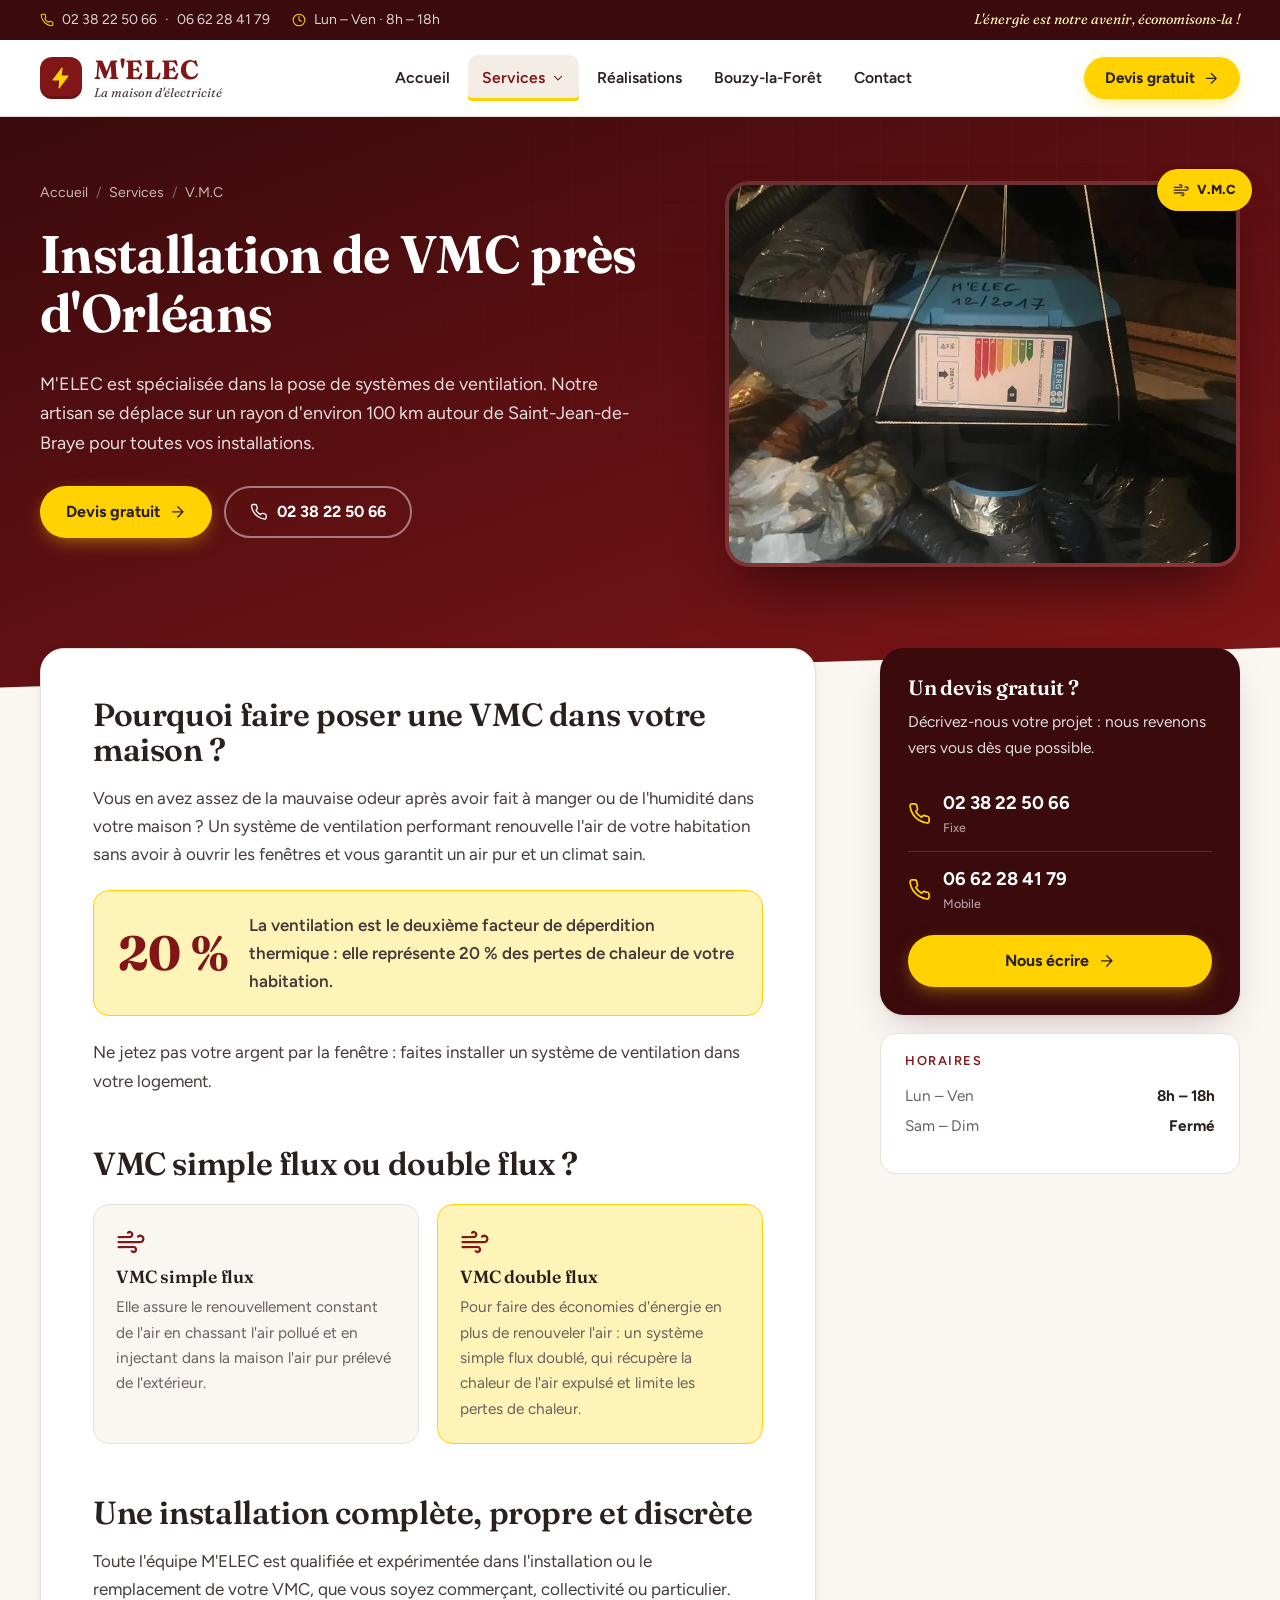
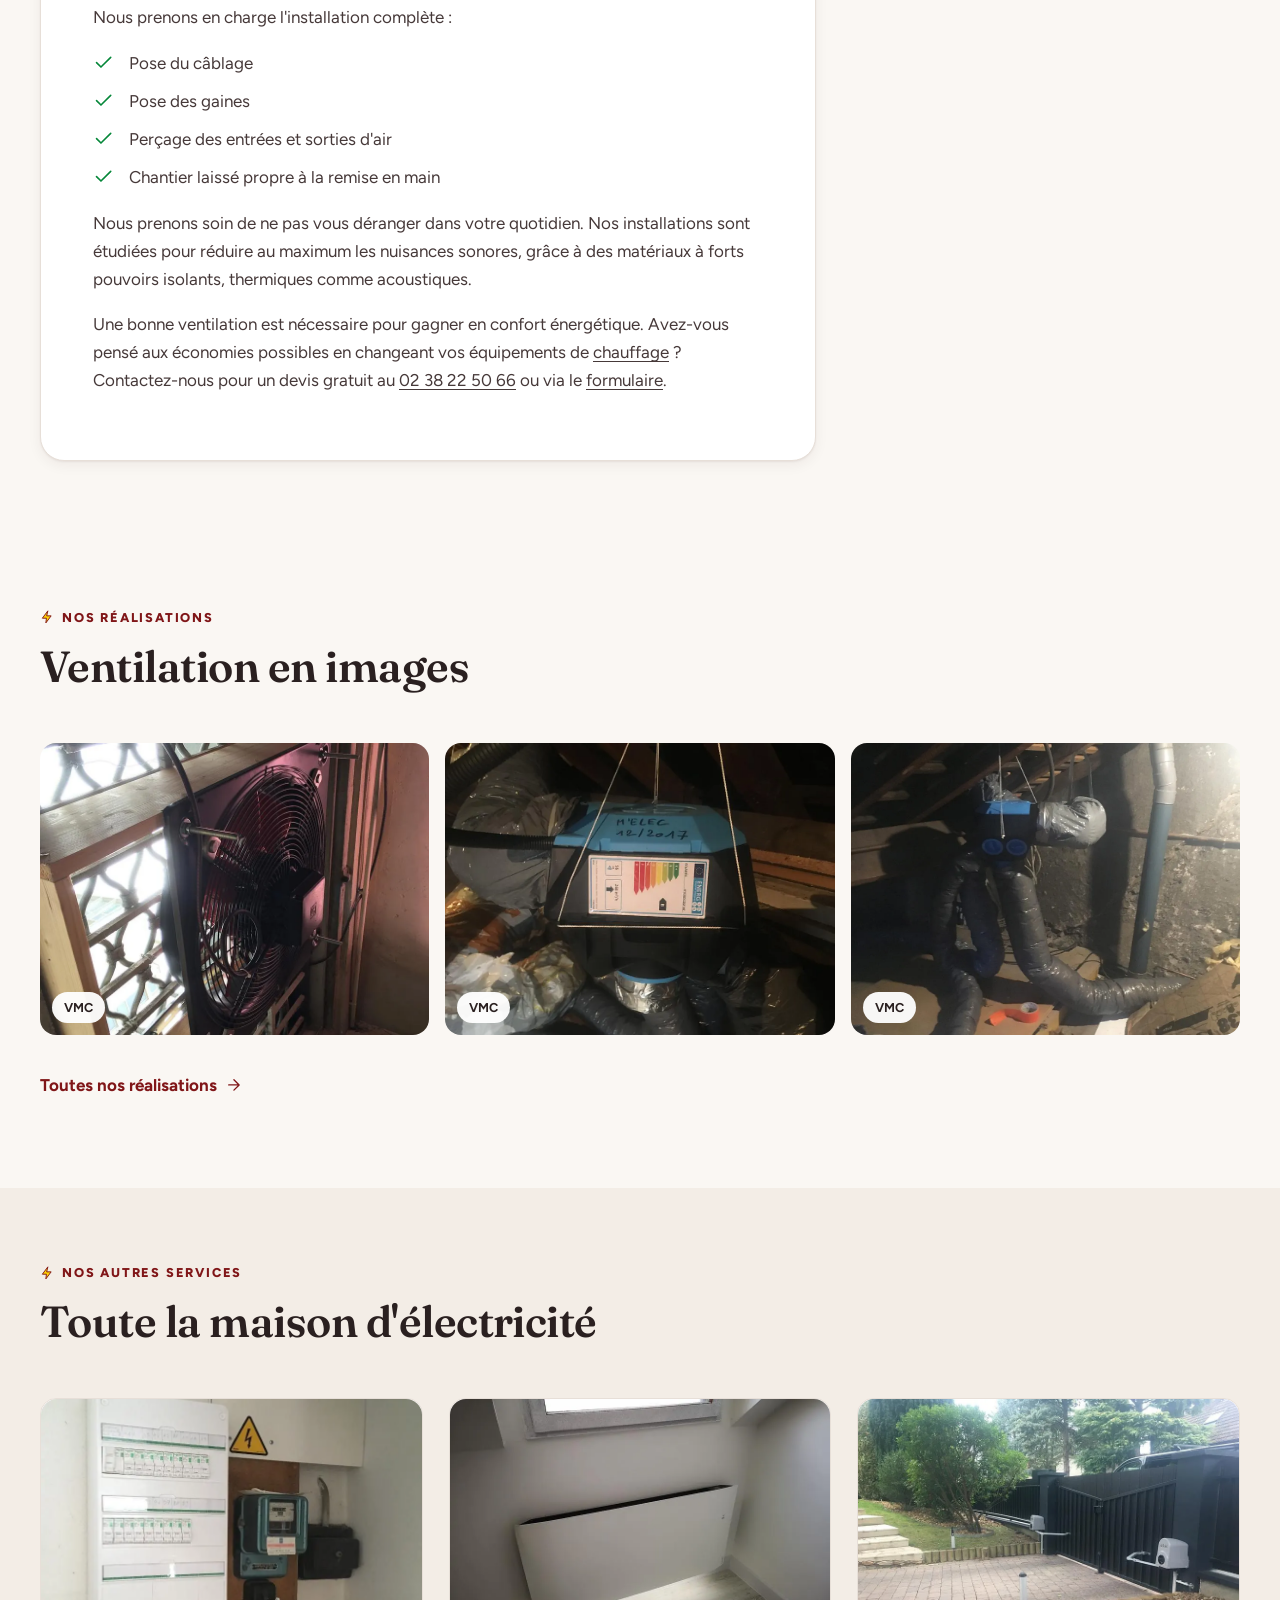
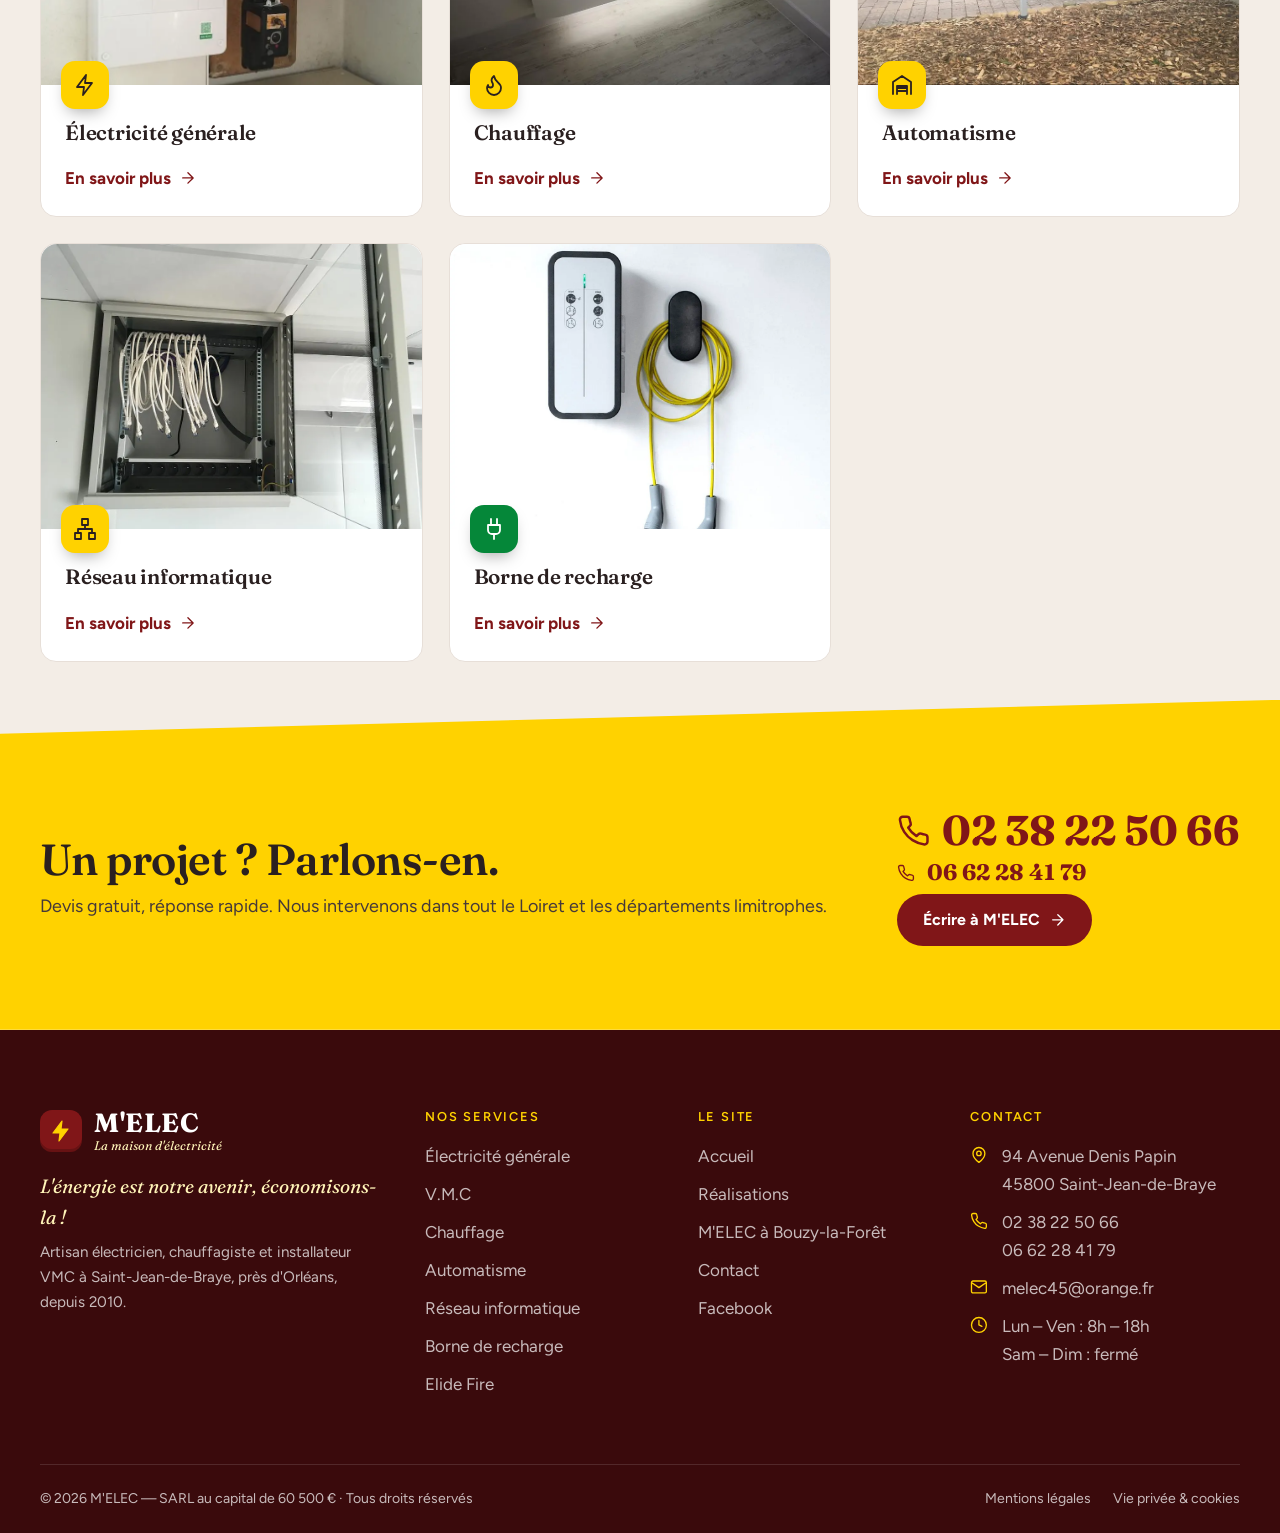
<file: vmc.html>
<!doctype html>
<html lang="fr" class="no-js">
<head>
<meta charset="utf-8">
<meta name="viewport" content="width=device-width, initial-scale=1">
<title>Installation de VMC près d'Orléans · Simple et double flux | M'ELEC</title>
<meta name="description" content="Installation de VMC simple flux et double flux à Orléans et dans le Loiret par un artisan qualifié. Air sain, moins d'humidité, économies d'énergie. Devis gratuit.">
<meta name="theme-color" content="#801618">
<meta property="og:type" content="website"><meta property="og:locale" content="fr_FR">
<meta property="og:title" content="Installation de VMC près d'Orléans · Simple et double flux | M'ELEC"><meta property="og:description" content="Installation de VMC simple flux et double flux à Orléans et dans le Loiret par un artisan qualifié. Air sain, moins d'humidité, économies d'énergie. Devis gratuit.">
<link rel="icon" href="assets/favicon.svg" type="image/svg+xml">
<link rel="preconnect" href="https://fonts.googleapis.com"><link rel="preconnect" href="https://fonts.gstatic.com" crossorigin>
<link href="https://fonts.googleapis.com/css2?family=Figtree:wght@400;500;600;700;800&family=Fraunces:ital,opsz,wght@0,9..144,500..700;1,9..144,500..600&display=swap" rel="stylesheet">
<link rel="stylesheet" href="assets/css/style.css">
<script type="application/ld+json">{"@context":"https://schema.org","@type":"Electrician","name":"M'ELEC","slogan":"L'énergie est notre avenir, économisons-la !","description":"Artisan électricien, chauffagiste et installateur VMC à Saint-Jean-de-Braye (Loiret), agréé FAAC, installateur IRVE, distributeur officiel Elide Fire.","telephone":"+33238225066","email":"melec45@orange.fr","foundingDate":"2010","address":{"@type":"PostalAddress","streetAddress":"94 Avenue Denis Papin","postalCode":"45800","addressLocality":"Saint-Jean-de-Braye","addressCountry":"FR"},"openingHoursSpecification":[{"@type":"OpeningHoursSpecification","dayOfWeek":["Monday","Tuesday","Wednesday","Thursday","Friday"],"opens":"08:00","closes":"18:00"}],"areaServed":[{"@type":"AdministrativeArea","name":"Loiret"},{"@type":"City","name":"Orléans"}],"sameAs":["https://facebook.com/Melec-290972847989474"]}</script>
</head>
<body class="">
<svg width="0" height="0" style="position:absolute" aria-hidden="true" focusable="false"><defs><symbol id="i-bolt" viewBox="0 0 24 24"><path d="M13 2 4 14h7l-1 8 9-12h-7z"/></symbol><symbol id="i-vmc" viewBox="0 0 24 24"><path d="M9.6 4.6A2 2 0 1 1 11 8H2M12.6 19.4A2 2 0 1 0 14 16H2M17.7 7.7A2.5 2.5 0 1 1 19.5 12H2"/></symbol><symbol id="i-heat" viewBox="0 0 24 24"><path d="M8.5 14.5A2.5 2.5 0 0 0 11 12c0-1.38-.5-2-1-3-1.07-2.14-.22-4.05 2-6 .5 2.5 2 4.9 4 6.5 2 1.6 3 3.5 3 5.5a7 7 0 1 1-14 0c0-1.15.43-2.29 1-3a2.5 2.5 0 0 0 2.5 2.5z"/></symbol><symbol id="i-gate" viewBox="0 0 24 24"><path d="M3 21V9l9-6 9 6v12M7 21v-8h10v8M7 15h10M7 18h10"/></symbol><symbol id="i-net" viewBox="0 0 24 24"><path d="M9 2h6v6H9zM2 16h6v6H2zM16 16h6v6h-6zM5 16v-4h14v4M12 12V8"/></symbol><symbol id="i-plug" viewBox="0 0 24 24"><path d="M12 22v-5M9 8V2M15 8V2M18 8v5a4 4 0 0 1-4 4h-4a4 4 0 0 1-4-4V8z"/></symbol><symbol id="i-phone" viewBox="0 0 24 24"><path d="M22 16.92v3a2 2 0 0 1-2.18 2 19.79 19.79 0 0 1-8.63-3.07 19.5 19.5 0 0 1-6-6 19.79 19.79 0 0 1-3.07-8.67A2 2 0 0 1 4.11 2h3a2 2 0 0 1 2 1.72c.13.96.36 1.9.7 2.81a2 2 0 0 1-.45 2.11L8.09 9.91a16 16 0 0 0 6 6l1.27-1.27a2 2 0 0 1 2.11-.45c.91.34 1.85.57 2.81.7A2 2 0 0 1 22 16.92z"/></symbol><symbol id="i-mail" viewBox="0 0 24 24"><path d="M4 4h16a2 2 0 0 1 2 2v12a2 2 0 0 1-2 2H4a2 2 0 0 1-2-2V6a2 2 0 0 1 2-2zM22 6l-10 7L2 6"/></symbol><symbol id="i-pin" viewBox="0 0 24 24"><path d="M20 10c0 6-8 12-8 12S4 16 4 10a8 8 0 0 1 16 0zM12 13a3 3 0 1 0 0-6 3 3 0 0 0 0 6z"/></symbol><symbol id="i-clock" viewBox="0 0 24 24"><path d="M12 22a10 10 0 1 0 0-20 10 10 0 0 0 0 20zM12 6v6l4 2"/></symbol><symbol id="i-check" viewBox="0 0 24 24"><path d="M20 6 9 17l-5-5"/></symbol><symbol id="i-arrow" viewBox="0 0 24 24"><path d="M5 12h14M12 5l7 7-7 7"/></symbol><symbol id="i-shield" viewBox="0 0 24 24"><path d="M12 22s8-4 8-10V5l-8-3-8 3v7c0 6 8 10 8 10zM9 12l2 2 4-4"/></symbol><symbol id="i-menu" viewBox="0 0 24 24"><path d="M4 6h16M4 12h16M4 18h16"/></symbol><symbol id="i-close" viewBox="0 0 24 24"><path d="M18 6 6 18M6 6l12 12"/></symbol><symbol id="i-plus" viewBox="0 0 24 24"><path d="M12 5v14M5 12h14"/></symbol><symbol id="i-chev" viewBox="0 0 24 24"><path d="m6 9 6 6 6-6"/></symbol><symbol id="i-home" viewBox="0 0 24 24"><path d="M3 10.5 12 3l9 7.5V21H3zM9 21v-6h6v6"/></symbol><symbol id="i-fire" viewBox="0 0 24 24"><path d="M12 2c1 3 4 5 4 9a4 4 0 0 1-8 0c0-1.5.6-2.6 1.4-3.6C10 9 11 7 12 2zM8 22h8M12 15v7"/></symbol><symbol id="i-euro" viewBox="0 0 24 24"><path d="M18 7a6 6 0 1 0 0 10M4 10h10M4 14h10"/></symbol><symbol id="i-users" viewBox="0 0 24 24"><path d="M16 21v-2a4 4 0 0 0-4-4H6a4 4 0 0 0-4 4v2M9 11a4 4 0 1 0 0-8 4 4 0 0 0 0 8zM22 21v-2a4 4 0 0 0-3-3.87M16 3.13a4 4 0 0 1 0 7.75"/></symbol><symbol id="i-tool" viewBox="0 0 24 24"><path d="M14.7 6.3a4 4 0 0 0-5.4 5.4L3 18l3 3 6.3-6.3a4 4 0 0 0 5.4-5.4l-2.6 2.6-2.4-.6-.6-2.4z"/></symbol><symbol id="i-play" viewBox="0 0 24 24"><path d="M5 3l14 9-14 9z"/></symbol></defs></svg>
<a class="skip" href="#main">Aller au contenu</a>
<div class="topbar"><div class="container">
  <ul>
    <li><svg class="icon " aria-hidden="true"><use href="#i-phone"/></svg><a href="tel:+33238225066">02 38 22 50 66</a> · <a href="tel:+33662284179">06 62 28 41 79</a></li>
    <li><svg class="icon " aria-hidden="true"><use href="#i-clock"/></svg>Lun – Ven · 8h – 18h</li>
  </ul>
  <span class="topbar-tag">L'énergie est notre avenir, économisons-la !</span>
</div></div>
<header class="header"><div class="container">
  <a class="logo" href="index.html" aria-label="M'ELEC, la maison d'électricité — accueil">
    <span class="logo-bolt"><svg class="icon " aria-hidden="true"><use href="#i-bolt"/></svg></span>
    <span class="logo-text"><span class="logo-name">M'ELEC</span><span class="logo-tag">La maison d'électricité</span></span>
  </a>
  <nav class="nav" id="nav" aria-label="Navigation principale"><ul>
    <li><a href="index.html">Accueil</a></li>
    <li class="has-sub"><a href="index.html#services" aria-current="page" aria-haspopup="true">Services <svg class="icon icon-chev" aria-hidden="true"><use href="#i-chev"/></svg></a><ul class="sub"><li><a href="electricite-generale.html"><svg class="icon " aria-hidden="true"><use href="#i-bolt"/></svg>Électricité générale</a></li><li><a href="vmc.html" aria-current="page"><svg class="icon " aria-hidden="true"><use href="#i-vmc"/></svg>V.M.C</a></li><li><a href="chauffage.html"><svg class="icon " aria-hidden="true"><use href="#i-heat"/></svg>Chauffage</a></li><li><a href="automatisme.html"><svg class="icon " aria-hidden="true"><use href="#i-gate"/></svg>Automatisme</a></li><li><a href="reseau-informatique.html"><svg class="icon " aria-hidden="true"><use href="#i-net"/></svg>Réseau informatique</a></li><li><a href="borne-de-recharge.html"><svg class="icon " aria-hidden="true"><use href="#i-plug"/></svg>Borne de recharge</a></li><li><a href="elide-fire.html"><svg class="icon " aria-hidden="true"><use href="#i-fire"/></svg>Elide Fire</a></li></ul></li>
    <li><a href="realisations.html">Réalisations</a></li>
    <li><a href="bouzy-la-foret.html">Bouzy-la-Forêt</a></li>
    <li><a href="contact.html">Contact</a></li>
  </ul></nav>
  <div class="header-cta">
    <a class="btn btn-primary btn-sm" href="contact.html">Devis gratuit <svg class="icon icon-arrow" aria-hidden="true"><use href="#i-arrow"/></svg></a>
    <button class="burger" type="button" aria-expanded="false" aria-controls="nav" aria-label="Ouvrir le menu"><svg class="icon " aria-hidden="true"><use href="#i-menu"/></svg></button>
  </div>
</div></header>
<main id="main">

<section class="page-hero"><div class="container">
  <div>
    <ol class="crumbs"><li><a href="index.html">Accueil</a></li><li><a href="index.html#services">Services</a></li><li aria-current="page">V.M.C</li></ol>
    <h1>Installation de VMC près d'Orléans</h1>
    <p class="hero-lead"><span class="d-only">M'ELEC est spécialisée dans la pose de systèmes de ventilation. Notre artisan se déplace sur un rayon d'environ 100 km autour de Saint-Jean-de-Braye pour toutes vos installations.</span><span class="m-only">Pose de VMC simple et double flux dans un rayon de 100 km.</span></p>
    <div class="hero-cta"><a class="btn btn-primary" href="contact.html">Devis gratuit <svg class="icon icon-arrow" aria-hidden="true"><use href="#i-arrow"/></svg></a><a class="btn btn-ghost" href="tel:+33238225066"><svg class="icon " aria-hidden="true"><use href="#i-phone"/></svg>02 38 22 50 66</a></div>
  </div>
  <div class="hero-photo"><img src="assets/img/vmc-combles.webp" alt="VMC installée dans des combles avec ses gaines" width="900" height="675"><span class="photo-badge"><svg class="icon " aria-hidden="true"><use href="#i-vmc"/></svg>V.M.C</span></div>
</div></section>

<section class="section-sm" style="padding-top:0"><div class="container content-grid">
  <article class="prose reveal"><h2>Pourquoi faire poser une VMC dans votre maison ?</h2>
<p>Vous en avez assez de la mauvaise odeur après avoir fait à manger ou de l'humidité dans votre maison ? Un système de ventilation performant renouvelle l'air de votre habitation sans avoir à ouvrir les fenêtres et vous garantit un air pur et un climat sain.</p>
<div class="fact"><b>20&nbsp;%</b><span>La ventilation est le deuxième facteur de déperdition thermique : elle représente 20 % des pertes de chaleur de votre habitation.</span></div>
<p>Ne jetez pas votre argent par la fenêtre : faites installer un système de ventilation dans votre logement.</p>
<h2>VMC simple flux ou double flux ?</h2>
<div class="compare swipe">
  <div class="mini"><svg class="icon " aria-hidden="true"><use href="#i-vmc"/></svg><h3>VMC simple flux</h3><p>Elle assure le renouvellement constant de l'air en chassant l'air pollué et en injectant dans la maison l'air pur prélevé de l'extérieur.</p></div>
  <div class="mini hl"><svg class="icon " aria-hidden="true"><use href="#i-vmc"/></svg><h3>VMC double flux</h3><p>Pour faire des économies d'énergie en plus de renouveler l'air : un système simple flux doublé, qui récupère la chaleur de l'air expulsé et limite les pertes de chaleur.</p></div>
</div>
<h2>Une installation complète, propre et discrète</h2>
<p>Toute l'équipe M'ELEC est qualifiée et expérimentée dans l'installation ou le remplacement de votre VMC, que vous soyez commerçant, collectivité ou particulier. Nous prenons en charge l'installation complète :</p>
<ul class="ticks"><li><svg class="icon " aria-hidden="true"><use href="#i-check"/></svg><span>Pose du câblage</span></li><li><svg class="icon " aria-hidden="true"><use href="#i-check"/></svg><span>Pose des gaines</span></li><li><svg class="icon " aria-hidden="true"><use href="#i-check"/></svg><span>Perçage des entrées et sorties d'air</span></li><li><svg class="icon " aria-hidden="true"><use href="#i-check"/></svg><span>Chantier laissé propre à la remise en main</span></li></ul>
<p>Nous prenons soin de ne pas vous déranger dans votre quotidien. Nos installations sont étudiées pour réduire au maximum les nuisances sonores, grâce à des matériaux à forts pouvoirs isolants, thermiques comme acoustiques.</p>
<p>Une bonne ventilation est nécessaire pour gagner en confort énergétique. Avez-vous pensé aux économies possibles en changeant vos équipements de <a href="chauffage.html">chauffage</a> ? Contactez-nous pour un devis gratuit au <a href="tel:+33238225066">02 38 22 50 66</a> ou via le <a href="contact.html">formulaire</a>.</p></article>
  <aside class="aside" aria-label="Contact">
    <div class="aside-card"><h3>Un devis gratuit ?</h3><p style="font-size:.97rem">Décrivez-nous votre projet : nous revenons vers vous dès que possible.</p>
      <a class="aside-phone" href="tel:+33238225066"><svg class="icon " aria-hidden="true"><use href="#i-phone"/></svg><span>02 38 22 50 66<small>Fixe</small></span></a>
      <a class="aside-phone" href="tel:+33662284179"><svg class="icon " aria-hidden="true"><use href="#i-phone"/></svg><span>06 62 28 41 79<small>Mobile</small></span></a>
      <a class="btn btn-primary btn-block" href="contact.html">Nous écrire <svg class="icon icon-arrow" aria-hidden="true"><use href="#i-arrow"/></svg></a></div>
    <div class="aside-hours"><h4>Horaires</h4><dl class="hours"><div><dt>Lun – Ven</dt><dd>8h – 18h</dd></div><div><dt>Sam – Dim</dt><dd>Fermé</dd></div></dl></div>
    
  </aside>
</div></section>
<section class="section-sm" aria-labelledby="g-t"><div class="container"><div class="section-head"><span class="eyebrow"><svg class="icon " aria-hidden="true"><use href="#i-bolt"/></svg>Nos réalisations</span><h2 id="g-t">Ventilation en images</h2></div><div class="strip swipe"><figure class="shot" data-cat="vmc"><button type="button" aria-label="Agrandir : Extracteur d'air motorisé derrière une grille décorative"><img src="assets/img/vmc-extracteur.webp" alt="Extracteur d'air motorisé derrière une grille décorative" loading="lazy" width="800" height="600"></button><figcaption>VMC</figcaption></figure><figure class="shot" data-cat="vmc"><button type="button" aria-label="Agrandir : VMC installée dans des combles"><img src="assets/img/vmc-combles.webp" alt="VMC installée dans des combles" loading="lazy" width="800" height="600"></button><figcaption>VMC</figcaption></figure><figure class="shot" data-cat="vmc"><button type="button" aria-label="Agrandir : Gaines de ventilation dans des combles"><img src="assets/img/vmc-gaines.webp" alt="Gaines de ventilation dans des combles" loading="lazy" width="800" height="600"></button><figcaption>VMC</figcaption></figure></div><p style="margin-top:24px"><a class="link-arrow" href="realisations.html">Toutes nos réalisations <svg class="icon " aria-hidden="true"><use href="#i-arrow"/></svg></a></p><dialog class="lightbox" id="lightbox" aria-label="Photo agrandie"><button class="lb-close" type="button" aria-label="Fermer"><svg class="icon " aria-hidden="true"><use href="#i-close"/></svg></button><img alt=""><p></p></dialog></div></section>
<section class="section-sm section-alt" aria-labelledby="oth-t"><div class="container"><div class="section-head"><span class="eyebrow"><svg class="icon " aria-hidden="true"><use href="#i-bolt"/></svg>Nos autres services</span><h2 id="oth-t">Toute la maison d'électricité</h2></div><div class="grid-3 swipe"><article class="card"><div class="card-img"><img src="assets/img/tableau-electrique.webp" alt="Tableau électrique dans un local technique" loading="lazy" width="800" height="600"></div><div class="card-body"><span class="card-ico"><svg class="icon " aria-hidden="true"><use href="#i-bolt"/></svg></span><h3>Électricité générale</h3><a class="link-arrow stretch" href="electricite-generale.html">En savoir plus <svg class="icon " aria-hidden="true"><use href="#i-arrow"/></svg></a></div></article><article class="card"><div class="card-img"><img src="assets/img/radiateur-inertie.webp" alt="Radiateur à inertie installé dans une pièce lumineuse" loading="lazy" width="800" height="600"></div><div class="card-body"><span class="card-ico"><svg class="icon " aria-hidden="true"><use href="#i-heat"/></svg></span><h3>Chauffage</h3><a class="link-arrow stretch" href="chauffage.html">En savoir plus <svg class="icon " aria-hidden="true"><use href="#i-arrow"/></svg></a></div></article><article class="card"><div class="card-img"><img src="assets/img/portail-motorise.webp" alt="Portail noir motorisé dans un jardin" loading="lazy" width="800" height="600"></div><div class="card-body"><span class="card-ico"><svg class="icon " aria-hidden="true"><use href="#i-gate"/></svg></span><h3>Automatisme</h3><a class="link-arrow stretch" href="automatisme.html">En savoir plus <svg class="icon " aria-hidden="true"><use href="#i-arrow"/></svg></a></div></article><article class="card"><div class="card-img"><img src="assets/img/baie-reseau.webp" alt="Baie de brassage réseau câblée" loading="lazy" width="800" height="600"></div><div class="card-body"><span class="card-ico"><svg class="icon " aria-hidden="true"><use href="#i-net"/></svg></span><h3>Réseau informatique</h3><a class="link-arrow stretch" href="reseau-informatique.html">En savoir plus <svg class="icon " aria-hidden="true"><use href="#i-arrow"/></svg></a></div></article><article class="card is-ev"><div class="card-img"><img src="assets/img/borne-hager.webp" alt="Borne de recharge murale Hager avec câble jaune" loading="lazy" width="800" height="600"></div><div class="card-body"><span class="card-ico"><svg class="icon " aria-hidden="true"><use href="#i-plug"/></svg></span><h3>Borne de recharge</h3><a class="link-arrow stretch" href="borne-de-recharge.html">En savoir plus <svg class="icon " aria-hidden="true"><use href="#i-arrow"/></svg></a></div></article></div></div></section>
<section class="cta" aria-labelledby="cta-t"><div class="container cta-inner">
  <div><h2 id="cta-t">Un projet ? Parlons-en.</h2><p>Devis gratuit, réponse rapide. Nous intervenons dans tout le Loiret et les départements limitrophes.</p></div>
  <div class="cta-phones">
    <a class="cta-phone" href="tel:+33238225066"><svg class="icon " aria-hidden="true"><use href="#i-phone"/></svg>02 38 22 50 66</a>
    <a class="cta-phone" href="tel:+33662284179" style="font-size:1.4rem"><svg class="icon " aria-hidden="true"><use href="#i-phone"/></svg>06 62 28 41 79</a>
    <a class="btn btn-dark" href="contact.html">Écrire à M'ELEC <svg class="icon icon-arrow" aria-hidden="true"><use href="#i-arrow"/></svg></a>
  </div>
</div></section>
</main>
<footer class="footer"><div class="container">
  <div class="footer-grid">
    <div>
      <a class="logo" href="index.html"><span class="logo-bolt"><svg class="icon " aria-hidden="true"><use href="#i-bolt"/></svg></span><span class="logo-text"><span class="logo-name">M'ELEC</span><span class="logo-tag">La maison d'électricité</span></span></a>
      <p class="footer-motto">L'énergie est notre avenir, économisons-la !</p>
      <p style="font-size:.95rem">Artisan électricien, chauffagiste et installateur VMC à Saint-Jean-de-Braye, près d'Orléans, depuis 2010.</p>
    </div>
    <div><h4>Nos services</h4><ul><li><a href="electricite-generale.html">Électricité générale</a></li><li><a href="vmc.html">V.M.C</a></li><li><a href="chauffage.html">Chauffage</a></li><li><a href="automatisme.html">Automatisme</a></li><li><a href="reseau-informatique.html">Réseau informatique</a></li><li><a href="borne-de-recharge.html">Borne de recharge</a></li><li><a href="elide-fire.html">Elide Fire</a></li></ul></div>
    <div><h4>Le site</h4><ul>
      <li><a href="index.html">Accueil</a></li><li><a href="realisations.html">Réalisations</a></li><li><a href="bouzy-la-foret.html">M'ELEC à Bouzy-la-Forêt</a></li><li><a href="contact.html">Contact</a></li><li><a href="https://facebook.com/Melec-290972847989474" rel="noopener" target="_blank">Facebook</a></li></ul></div>
    <div class="contact"><h4>Contact</h4><ul>
      <li><svg class="icon " aria-hidden="true"><use href="#i-pin"/></svg><a href="https://www.google.com/maps/search/?api=1&query=94+Avenue+Denis+Papin+45800+Saint-Jean-de-Braye" target="_blank" rel="noopener">94 Avenue Denis Papin<br>45800 Saint-Jean-de-Braye</a></li>
      <li><svg class="icon " aria-hidden="true"><use href="#i-phone"/></svg><span><a href="tel:+33238225066">02 38 22 50 66</a><br><a href="tel:+33662284179">06 62 28 41 79</a></span></li>
      <li><svg class="icon " aria-hidden="true"><use href="#i-mail"/></svg><a href="mailto:melec45@orange.fr">melec45@orange.fr</a></li>
      <li><svg class="icon " aria-hidden="true"><use href="#i-clock"/></svg><span>Lun – Ven : 8h – 18h<br>Sam – Dim : fermé</span></li>
    </ul></div>
  </div>
  <div class="footer-bottom"><span>© <span data-year>2025</span> M'ELEC — SARL au capital de 60 500 € · Tous droits réservés</span>
    <ul><li><a href="mentions-legales.html">Mentions légales</a></li><li><a href="mentions-legales.html#vie-privee">Vie privée &amp; cookies</a></li></ul></div>
</div></footer>
<div class="fab"><a class="btn btn-primary" href="tel:+33662284179"><svg class="icon " aria-hidden="true"><use href="#i-phone"/></svg>Appeler M'ELEC · 06 62 28 41 79</a></div>
<script src="assets/js/app.js" defer></script>
</body>
</html>
</file>
<file: assets/css/style.css>
/* =========================================================
   M'ELEC — La maison d'électricité
   Design tokens issus de la palette du client
   bordeaux #801618 · jaune #FFD200 · brun #463939 · vert IRVE #058739
   ========================================================= */
:root {
  --bx: #801618;
  --bx-700: #651113;
  --bx-900: #3a0a0c;
  --yl: #ffd200;
  --yl-600: #e6bc00;
  --yl-soft: #fff4b8;
  --ink: #2a2020;
  --brown: #463939;
  --muted: #6b5f5f;
  --paper: #faf7f3;
  --paper-2: #f3ede6;
  --line: #e7dfd8;
  --white: #fff;
  --ev: #058739;

  --font-display: "Fraunces", Georgia, "Times New Roman", serif;
  --font-body: "Figtree", system-ui, -apple-system, "Segoe UI", Roboto, sans-serif;

  --r-sm: 10px;
  --r: 16px;
  --r-lg: 24px;
  --shadow-sm: 0 1px 2px rgba(58, 10, 12, .06), 0 4px 14px rgba(58, 10, 12, .06);
  --shadow: 0 2px 4px rgba(58, 10, 12, .06), 0 18px 40px -12px rgba(58, 10, 12, .22);
  --wrap: 1200px;
  --header-h: 76px;
}

*, *::before, *::after { box-sizing: border-box; }
html { scroll-behavior: smooth; scroll-padding-top: calc(var(--header-h) + 16px); -webkit-text-size-adjust: 100%; }
body {
  margin: 0;
  font-family: var(--font-body);
  font-size: 1.0625rem;
  line-height: 1.65;
  color: var(--brown);
  background: var(--paper);
  -webkit-font-smoothing: antialiased;
  text-rendering: optimizeLegibility;
}
img, svg { display: block; max-width: 100%; }
img { height: auto; }
a { color: inherit; text-decoration-thickness: 1px; text-underline-offset: 3px; }
h1, h2, h3, h4 { font-family: var(--font-display); color: var(--ink); line-height: 1.12; margin: 0 0 .5em; font-weight: 600; letter-spacing: -.012em; }
h1 { font-size: clamp(2.3rem, 5.2vw, 4rem); font-weight: 650; }
h2 { font-size: clamp(1.8rem, 3.4vw, 2.75rem); }
h3 { font-size: 1.3rem; }
p { margin: 0 0 1em; }
ul, ol { margin: 0; padding: 0; list-style: none; }
button { font: inherit; cursor: pointer; }
:focus-visible { outline: 3px solid var(--yl); outline-offset: 3px; border-radius: 6px; }
.skip { position: absolute; left: -999px; top: 8px; background: var(--yl); color: var(--ink); padding: 10px 16px; border-radius: 8px; z-index: 200; font-weight: 700; }
.skip:focus { left: 8px; }
.sr-only { position: absolute; width: 1px; height: 1px; overflow: hidden; clip: rect(0 0 0 0); white-space: nowrap; }

.container { width: min(100% - 40px, var(--wrap)); margin-inline: auto; }
.icon { width: 1.25em; height: 1.25em; fill: none; stroke: currentColor; stroke-width: 1.8; stroke-linecap: round; stroke-linejoin: round; flex: none; }

/* ---------- Buttons ---------- */
.btn {
  display: inline-flex; align-items: center; justify-content: center; gap: .55em;
  padding: .95em 1.5em; border-radius: 999px; border: 2px solid transparent;
  font-weight: 700; font-size: 1rem; line-height: 1.1; text-decoration: none; white-space: nowrap;
  transition: transform .18s ease, box-shadow .18s ease, background .18s ease, color .18s ease, border-color .18s ease;
}
.btn .icon { width: 1.1em; height: 1.1em; transition: transform .18s ease; }
.btn:hover .icon-arrow { transform: translateX(3px); }
.btn-primary { background: var(--yl); color: var(--ink); box-shadow: 0 6px 20px -6px rgba(255, 210, 0, .6); }
.btn-primary:hover { background: #ffdd33; transform: translateY(-2px); }
.btn-dark { background: var(--bx); color: #fff; }
.btn-dark:hover { background: var(--bx-700); transform: translateY(-2px); }
.btn-ghost { border-color: rgba(255, 255, 255, .45); color: #fff; }
.btn-ghost:hover { background: rgba(255, 255, 255, .12); border-color: #fff; }
.btn-outline { border-color: var(--bx); color: var(--bx); }
.btn-outline:hover { background: var(--bx); color: #fff; }
.btn-sm { padding: .7em 1.2em; font-size: .95rem; }
.btn-block { width: 100%; }

/* ---------- Topbar + Header ---------- */
.topbar { background: var(--bx-900); color: rgba(255, 255, 255, .82); font-size: .875rem; }
.topbar .container { display: flex; justify-content: space-between; align-items: center; gap: 16px; min-height: 40px; }
.topbar ul { display: flex; gap: 22px; flex-wrap: wrap; }
.topbar li { display: inline-flex; align-items: center; gap: 8px; }
.topbar a { text-decoration: none; }
.topbar a:hover { color: var(--yl); }
.topbar .icon { width: 1em; height: 1em; color: var(--yl); }
.topbar-tag { font-family: var(--font-display); font-style: italic; color: var(--yl-soft); }

.header { position: sticky; top: 0; z-index: 100; background: rgba(255, 255, 255, .94); backdrop-filter: saturate(1.4) blur(10px); border-bottom: 1px solid var(--line); transition: box-shadow .2s ease; }
.header.is-stuck { box-shadow: 0 8px 30px -14px rgba(58, 10, 12, .35); }
.header .container { display: flex; align-items: center; justify-content: space-between; gap: 24px; height: var(--header-h); }
.logo { display: inline-flex; align-items: center; gap: 12px; text-decoration: none; color: var(--bx); }
.logo-bolt { width: 42px; height: 42px; border-radius: 12px; background: var(--bx); color: var(--yl); display: grid; place-items: center; box-shadow: inset 0 -3px 0 rgba(0, 0, 0, .2); }
.logo-bolt .icon { width: 24px; height: 24px; fill: var(--yl); stroke: var(--yl); stroke-width: 1.2; }
.logo-text { display: grid; line-height: 1; }
.logo-name { font-family: var(--font-display); font-weight: 700; font-size: 1.65rem; letter-spacing: .02em; color: var(--bx); }
.logo-tag { font-family: var(--font-display); font-style: italic; font-size: .78rem; color: var(--brown); margin-top: 4px; }

.nav ul { display: flex; align-items: center; gap: 4px; }
.nav a, .nav .nav-btn { display: inline-flex; align-items: center; gap: 6px; padding: 10px 14px; border-radius: 10px; font-weight: 600; font-size: .98rem; color: var(--ink); text-decoration: none; background: none; border: 0; }
.nav a:hover, .nav .nav-btn:hover, .nav a[aria-current="page"] { background: var(--paper-2); color: var(--bx); }
.nav a[aria-current="page"] { box-shadow: inset 0 -3px 0 var(--yl); border-radius: 10px 10px 4px 4px; }
.has-sub { position: relative; }
.has-sub .icon { width: .9em; height: .9em; transition: transform .2s; }
.sub { position: absolute; left: 0; top: calc(100% + 6px); min-width: 280px; background: #fff; border: 1px solid var(--line); border-radius: var(--r); box-shadow: var(--shadow); padding: 8px; opacity: 0; visibility: hidden; transform: translateY(6px); transition: .18s ease; display: block !important; }
.sub li { display: block; }
.sub a { display: flex; width: 100%; gap: 12px; padding: 10px 12px; }
.sub a .icon { color: var(--bx); }
.has-sub:hover .sub, .has-sub:focus-within .sub { opacity: 1; visibility: visible; transform: none; }
.has-sub:hover .icon-chev { transform: rotate(180deg); }
.header-cta { display: flex; align-items: center; gap: 10px; }
.burger { display: none; width: 46px; height: 46px; border-radius: 12px; border: 1px solid var(--line); background: #fff; color: var(--bx); place-items: center; }

/* ---------- Hero ---------- */
.hero {
  position: relative; overflow: hidden; color: #fff;
  background:
    radial-gradient(900px 500px at 88% -10%, rgba(255, 210, 0, .22), transparent 60%),
    radial-gradient(700px 480px at -10% 110%, rgba(255, 210, 0, .10), transparent 60%),
    linear-gradient(160deg, var(--bx-900) 0%, var(--bx-700) 55%, var(--bx) 100%);
  clip-path: polygon(0 0, 100% 0, 100% calc(100% - 46px), 0 100%);
  padding: 72px 0 150px;
}
.hero::before { /* circuit pattern */
  content: ""; position: absolute; inset: 0; opacity: .5; pointer-events: none;
  background-image:
    linear-gradient(rgba(255, 255, 255, .045) 1px, transparent 1px),
    linear-gradient(90deg, rgba(255, 255, 255, .045) 1px, transparent 1px);
  background-size: 44px 44px;
  mask-image: radial-gradient(ellipse at 70% 30%, #000 10%, transparent 70%);
}
.hero .container { position: relative; display: grid; grid-template-columns: 1.02fr .98fr; gap: 56px; align-items: center; }
.hero h1 { color: #fff; margin-bottom: .45em; }
.mark { color: var(--yl); position: relative; white-space: nowrap; }
.mark::after { content: ""; position: absolute; left: 0; right: 0; bottom: -.06em; height: .1em; background: var(--yl); border-radius: 4px; transform-origin: left; animation: draw 1s .5s cubic-bezier(.2, .8, .2, 1) both; }
@keyframes draw { from { transform: scaleX(0); } }
.hero-lead { font-size: 1.18rem; color: rgba(255, 255, 255, .86); max-width: 54ch; }
.badge { display: inline-flex; align-items: center; gap: 10px; padding: 8px 16px 8px 10px; border-radius: 999px; background: rgba(255, 255, 255, .1); border: 1px solid rgba(255, 255, 255, .2); font-size: .9rem; font-weight: 600; margin-bottom: 22px; }
.badge .dot { width: 22px; height: 22px; border-radius: 50%; background: var(--yl); color: var(--ink); display: grid; place-items: center; }
.badge .dot .icon { width: 13px; height: 13px; fill: var(--ink); stroke: var(--ink); }
.hero-cta { display: flex; flex-wrap: wrap; gap: 12px; margin: 28px 0 30px; }
.chips { display: flex; flex-wrap: wrap; gap: 10px 22px; font-size: .95rem; color: rgba(255, 255, 255, .88); }
.chips li { display: inline-flex; align-items: center; gap: 8px; }
.chips .icon { color: var(--yl); width: 1.15em; height: 1.15em; }

/* Project selector */
.selector { background: #fff; border-radius: var(--r-lg); box-shadow: 0 40px 80px -30px rgba(0, 0, 0, .55); padding: 14px; color: var(--brown); }
.selector-head { display: flex; align-items: center; justify-content: space-between; padding: 6px 8px 12px; }
.selector-head strong { font-family: var(--font-display); font-size: 1.15rem; color: var(--ink); }
.selector-head span { font-size: .8rem; color: var(--muted); }
.tabs { display: grid; grid-template-columns: repeat(3, 1fr); gap: 8px; }
.tab { display: flex; flex-direction: column; align-items: center; gap: 6px; padding: 12px 6px; border-radius: 14px; border: 1.5px solid var(--line); background: var(--paper); color: var(--ink); font-weight: 600; font-size: .86rem; line-height: 1.15; text-align: center; transition: .18s; }
.tab .icon { width: 24px; height: 24px; color: var(--bx); }
.tab:hover { border-color: var(--bx); }
.tab[aria-selected="true"] { background: var(--bx); border-color: var(--bx); color: #fff; box-shadow: 0 8px 18px -8px rgba(128, 22, 24, .7); }
.tab[aria-selected="true"] .icon { color: var(--yl); }
.panel { margin-top: 12px; border-radius: 16px; overflow: hidden; position: relative; background: var(--bx-900); }
.panel[hidden] { display: none; }
.panel img { width: 100%; aspect-ratio: 16 / 10; object-fit: cover; }
.panel-body { position: absolute; inset: auto 0 0 0; padding: 60px 20px 18px; background: linear-gradient(transparent, rgba(30, 6, 8, .92)); color: #fff; }
.panel-body p { margin: 0 0 10px; font-size: .98rem; line-height: 1.45; color: rgba(255, 255, 255, .92); }
.panel-body a { color: var(--yl); font-weight: 700; text-decoration: none; display: inline-flex; gap: 8px; align-items: center; }
.panel-body a:hover { text-decoration: underline; }
.panel.is-in { animation: fadein .35s ease; }
@keyframes fadein { from { opacity: 0; transform: translateY(6px); } }

/* ---------- Stats strip ---------- */
.stats { margin-top: -84px; position: relative; z-index: 2; }
.stats-grid { display: grid; grid-template-columns: repeat(4, 1fr); background: #fff; border-radius: var(--r-lg); box-shadow: var(--shadow); overflow: hidden; }
.stat { padding: 28px 26px; border-right: 1px solid var(--line); display: flex; flex-direction: column; gap: 4px; }
.stat:last-child { border-right: 0; }
.stat b { font-family: var(--font-display); font-size: 2.6rem; line-height: 1; color: var(--bx); font-weight: 700; }
.stat b small { font-size: 1.2rem; font-weight: 600; margin-left: 2px; }
.stat span { font-size: .95rem; color: var(--muted); line-height: 1.35; }

/* ---------- Sections ---------- */
.section { padding: 104px 0; }
.section-sm { padding: 72px 0; }
.section-alt { background: var(--paper-2); }
.eyebrow { display: inline-flex; align-items: center; gap: 8px; font-weight: 800; font-size: .8rem; letter-spacing: .14em; text-transform: uppercase; color: var(--bx); margin-bottom: 14px; }
.eyebrow .icon { width: 1.1em; height: 1.1em; fill: var(--yl); stroke: var(--bx); stroke-width: 1.6; }
.on-dark .eyebrow { color: var(--yl); }
.on-dark .eyebrow .icon { stroke: var(--yl); }
.section-head { max-width: 720px; margin-bottom: 52px; }
.section-head.center { margin-inline: auto; text-align: center; }
.section-head p { font-size: 1.12rem; color: var(--muted); }

/* Services grid */
.grid-3 { display: grid; grid-template-columns: repeat(3, 1fr); gap: 26px; }
.card { background: #fff; border: 1px solid var(--line); border-radius: var(--r); display: flex; flex-direction: column; transition: transform .25s ease, box-shadow .25s ease, border-color .25s; position: relative; }
.card:hover { transform: translateY(-6px); box-shadow: var(--shadow); border-color: transparent; }
.card-img { position: relative; aspect-ratio: 4 / 3; overflow: hidden; background: var(--paper-2); border-radius: var(--r) var(--r) 0 0; }
.card-img img { width: 100%; height: 100%; object-fit: cover; transition: transform .6s ease; }
.card:hover .card-img img { transform: scale(1.06); }
.card-ico { position: absolute; left: 20px; top: -24px; width: 48px; height: 48px; border-radius: 14px; background: var(--yl); color: var(--ink); display: grid; place-items: center; box-shadow: 0 8px 16px -6px rgba(0, 0, 0, .35); z-index: 1; }
.card-ico .icon { width: 24px; height: 24px; }
.card-body { position: relative; padding: 36px 24px 24px; display: flex; flex-direction: column; gap: 8px; flex: 1; }
.card-body h3 { margin: 0; }
.card-body p { color: var(--muted); margin: 0; font-size: 1rem; }
.link-arrow { margin-top: auto; padding-top: 12px; display: inline-flex; align-items: center; gap: 8px; font-weight: 700; color: var(--bx); text-decoration: none; }
.link-arrow .icon { width: 1.05em; height: 1.05em; transition: transform .18s; }
.card:hover .link-arrow .icon, .link-arrow:hover .icon { transform: translateX(4px); }
.card a.stretch::after { content: ""; position: absolute; inset: 0; }
.card.is-ev .card-ico { background: var(--ev); color: #fff; }

/* Split / why */
.split { display: grid; grid-template-columns: 1fr 1fr; gap: 72px; align-items: center; }
.split.rev > :first-child { order: 2; }
.photo-frame { position: relative; }
.photo-frame img { border-radius: var(--r-lg); width: 100%; aspect-ratio: 4 / 5; object-fit: cover; box-shadow: var(--shadow); }
.photo-frame::before { content: ""; position: absolute; inset: 18px -18px -18px 18px; border-radius: var(--r-lg); background: var(--yl); z-index: -1; }
.photo-tag { position: absolute; left: -18px; bottom: 34px; background: var(--bx); color: #fff; border-radius: 14px; padding: 14px 18px; box-shadow: var(--shadow); max-width: 230px; font-size: .92rem; line-height: 1.3; }
.photo-tag b { display: block; font-family: var(--font-display); font-size: 1.5rem; color: var(--yl); }
.features { display: grid; gap: 20px; margin: 30px 0; }
.feature { display: grid; grid-template-columns: 52px 1fr; gap: 16px; align-items: start; }
.feature-ico { width: 52px; height: 52px; border-radius: 14px; background: var(--yl-soft); color: var(--bx); display: grid; place-items: center; }
.feature h3 { font-size: 1.12rem; margin: 2px 0 2px; font-family: var(--font-body); font-weight: 700; letter-spacing: 0; }
.feature p { margin: 0; color: var(--muted); font-size: .98rem; }

.callout { background: var(--bx-900); color: rgba(255, 255, 255, .88); border-radius: var(--r); padding: 26px 28px; border-left: 6px solid var(--yl); }
.callout h3 { color: #fff; font-size: 1.25rem; display: flex; align-items: center; gap: 10px; }
.callout h3 .icon { color: var(--yl); }
.callout p:last-child { margin-bottom: 0; }

/* EV band */
.ev { background: linear-gradient(135deg, #2a2020 0%, #463939 100%); color: #eadfd8; position: relative; overflow: hidden; }
.ev::before { content: ""; position: absolute; width: 620px; height: 620px; right: -160px; top: -200px; border-radius: 50%; background: radial-gradient(circle, rgba(5, 135, 57, .55), transparent 65%); }
.ev .container { position: relative; }
.ev h2 { color: #fff; }
.ev-badges { display: flex; flex-wrap: wrap; gap: 14px; align-items: center; margin: 24px 0 30px; }
.ev-badges img { height: 64px; width: auto; border-radius: 10px; background: #fff; }
.pill { display: inline-flex; align-items: center; gap: 8px; padding: 8px 16px; border-radius: 999px; background: rgba(255, 255, 255, .08); border: 1px solid rgba(255, 255, 255, .18); font-weight: 600; font-size: .92rem; color: #fff; }
.pill .icon { color: #5be093; width: 1.05em; height: 1.05em; }
.ev-photos { display: grid; grid-template-columns: 1fr 1fr; gap: 16px; }
.ev-photos img { border-radius: var(--r); width: 100%; height: 100%; object-fit: cover; }
.ev-photos img:first-child { grid-row: span 2; aspect-ratio: 3/4; }
.ev-photos img:not(:first-child) { aspect-ratio: 1; }

/* Gallery */
.filters { display: flex; flex-wrap: wrap; gap: 8px; margin-bottom: 28px; }
.filter { padding: 9px 18px; border-radius: 999px; border: 1.5px solid var(--line); background: #fff; font-weight: 600; font-size: .92rem; color: var(--ink); transition: .18s; }
.filter:hover { border-color: var(--bx); }
.filter[aria-pressed="true"] { background: var(--bx); border-color: var(--bx); color: #fff; }
.gallery { columns: 3 280px; column-gap: 18px; }
.shot { break-inside: avoid; margin: 0 0 18px; position: relative; border-radius: var(--r); overflow: hidden; background: var(--paper-2); }
.shot[hidden] { display: none; }
.shot button { display: block; width: 100%; padding: 0; border: 0; background: none; cursor: zoom-in; }
.shot img { width: 100%; transition: transform .5s ease; }
.shot:hover img { transform: scale(1.04); }
.shot figcaption { position: absolute; left: 12px; bottom: 12px; background: rgba(255, 255, 255, .95); color: var(--ink); font-size: .8rem; font-weight: 700; padding: 5px 12px; border-radius: 999px; pointer-events: none; }
.lightbox { border: 0; padding: 0; background: transparent; max-width: 96vw; max-height: 96vh; overflow: visible; }
.lightbox::backdrop { background: rgba(20, 4, 6, .88); backdrop-filter: blur(4px); }
.lightbox img { max-width: 92vw; max-height: 86vh; border-radius: 14px; margin: auto; }
.lightbox p { color: #fff; text-align: center; margin: 12px 0 0; }
.lb-close { position: absolute; top: -14px; right: -14px; width: 44px; height: 44px; border-radius: 50%; border: 0; background: var(--yl); color: var(--ink); display: grid; place-items: center; }

/* Elide Fire */
.fire { background: var(--bx); color: rgba(255, 255, 255, .88); position: relative; overflow: hidden; }
.fire::after { content: ""; position: absolute; inset: 0; background: radial-gradient(600px 400px at 100% 100%, rgba(255, 210, 0, .18), transparent 60%); pointer-events: none; }
.fire .container { position: relative; z-index: 1; }
.fire h2 { color: #fff; }
.big-num { font-family: var(--font-display); font-weight: 700; font-size: clamp(3.4rem, 8vw, 6rem); line-height: 1; color: var(--yl); display: block; }
.fire-photos { display: grid; gap: 16px; grid-template-columns: 1fr 1fr; align-items: stretch; }
.fire-photos img:first-child { grid-column: 1 / -1; aspect-ratio: 16 / 9; }
.fire-photos img { border-radius: var(--r); width: 100%; height: 100%; object-fit: cover; background: #fff; }

/* Trust logos */
.trust { display: flex; flex-wrap: wrap; justify-content: center; align-items: center; gap: 22px 56px; }
.trust-item { display: flex; align-items: center; gap: 14px; color: var(--muted); font-weight: 600; font-size: .95rem; }
.trust-item img { height: 58px; width: auto; border-radius: 10px; }
.trust-item .icon { width: 40px; height: 40px; color: var(--bx); }

/* Zone */
.zone-grid { display: grid; grid-template-columns: 1fr 1.05fr; gap: 64px; align-items: center; }
.rings { width: 100%; max-width: 480px; margin-inline: auto; }
.rings text { font-family: var(--font-body); }
.price-table { width: 100%; border-collapse: collapse; margin: 22px 0 10px; background: #fff; border-radius: var(--r); overflow: hidden; box-shadow: var(--shadow-sm); }
.price-table th, .price-table td { padding: 14px 18px; text-align: left; border-bottom: 1px solid var(--line); }
.price-table th { background: var(--bx); color: #fff; font-weight: 700; font-size: .9rem; letter-spacing: .04em; text-transform: uppercase; }
.price-table tr:last-child td { border-bottom: 0; }
.price-table td:last-child { font-weight: 800; color: var(--bx); }
.note { font-size: .9rem; color: var(--muted); }
.towns { display: flex; flex-wrap: wrap; gap: 10px; margin: 20px 0; }
.towns li { display: inline-flex; gap: 8px; align-items: center; padding: 9px 16px; border-radius: 999px; background: #fff; border: 1px solid var(--line); font-weight: 600; font-size: .95rem; color: var(--ink); }
.towns .icon { color: var(--bx); width: 1.05em; height: 1.05em; }

/* Reviews */
.review-card { display: grid; grid-template-columns: auto 1fr auto; gap: 32px; align-items: center; background: #fff; border: 1px solid var(--line); border-radius: var(--r-lg); padding: 34px 40px; box-shadow: var(--shadow-sm); }
.review-num { font-family: var(--font-display); font-size: 4.4rem; line-height: 1; color: var(--bx); font-weight: 700; }
.review-card h3 { margin: 0 0 6px; }
.review-card p { margin: 0; color: var(--muted); }

/* FAQ */
.faq { max-width: 860px; margin-inline: auto; display: grid; gap: 12px; }
.faq details { background: #fff; border: 1px solid var(--line); border-radius: var(--r); transition: box-shadow .2s, border-color .2s; }
.faq details[open] { box-shadow: var(--shadow-sm); border-color: var(--bx); }
.faq summary { list-style: none; cursor: pointer; padding: 20px 24px; font-weight: 700; color: var(--ink); display: flex; justify-content: space-between; align-items: center; gap: 16px; font-size: 1.06rem; }
.faq summary::-webkit-details-marker { display: none; }
.faq summary .icon { color: var(--bx); transition: transform .25s; }
.faq details[open] summary .icon { transform: rotate(45deg); }
.faq .answer { padding: 0 24px 22px; color: var(--muted); }
.faq .answer p:last-child { margin: 0; }

/* CTA band */
.cta { background: var(--yl); color: var(--ink); clip-path: polygon(0 34px, 100% 0, 100% 100%, 0 100%); margin-top: -34px; padding: 110px 0 84px; position: relative; }
.cta-inner { display: flex; align-items: center; justify-content: space-between; gap: 36px; flex-wrap: wrap; }
.cta h2 { margin: 0 0 8px; max-width: 18ch; }
.cta p { margin: 0; font-size: 1.12rem; color: var(--brown); }
.cta-phones { display: grid; gap: 10px; justify-items: start; }
.cta-phone { font-family: var(--font-display); font-size: clamp(1.8rem, 3.6vw, 2.6rem); font-weight: 700; color: var(--bx); text-decoration: none; display: inline-flex; gap: 12px; align-items: center; line-height: 1; }
.cta-phone .icon { width: .8em; height: .8em; }
.cta-phone:hover { color: var(--bx-900); }

/* ---------- Page hero (inner pages) ---------- */
.page-hero { position: relative; overflow: hidden; color: #fff; padding: 64px 0 120px; background: linear-gradient(160deg, var(--bx-900), var(--bx-700) 60%, var(--bx)); clip-path: polygon(0 0, 100% 0, 100% calc(100% - 40px), 0 100%); }
.page-hero::before { content: ""; position: absolute; inset: 0; opacity: .5; background-image: linear-gradient(rgba(255, 255, 255, .045) 1px, transparent 1px), linear-gradient(90deg, rgba(255, 255, 255, .045) 1px, transparent 1px); background-size: 44px 44px; mask-image: radial-gradient(ellipse at 80% 20%, #000 5%, transparent 70%); }
.page-hero .container { position: relative; display: grid; grid-template-columns: 1.1fr .9fr; gap: 56px; align-items: center; }
.page-hero h1 { color: #fff; font-size: clamp(2.1rem, 4.4vw, 3.3rem); }
.page-hero .hero-lead { font-size: 1.12rem; }
.crumbs { display: flex; flex-wrap: wrap; gap: 8px; font-size: .88rem; color: rgba(255, 255, 255, .7); margin-bottom: 20px; }
.crumbs a { text-decoration: none; }
.crumbs a:hover { color: var(--yl); }
.crumbs li + li::before { content: "/"; margin-right: 8px; opacity: .5; }
.hero-photo { position: relative; }
.hero-photo img { border-radius: var(--r-lg); aspect-ratio: 4 / 3; width: 100%; object-fit: cover; box-shadow: 0 30px 60px -20px rgba(0, 0, 0, .6); border: 4px solid rgba(255, 255, 255, .14); }
.hero-photo .photo-badge { position: absolute; right: -12px; top: -12px; background: var(--yl); color: var(--ink); font-weight: 800; font-size: .82rem; padding: 10px 16px; border-radius: 999px; display: inline-flex; gap: 8px; align-items: center; box-shadow: var(--shadow); }

.content-grid { display: grid; grid-template-columns: minmax(0, 1fr) 360px; gap: 64px; align-items: start; margin-top: -40px; position: relative; z-index: 2; }
.prose { min-width: 0; background: #fff; border-radius: var(--r-lg); padding: 48px 52px; box-shadow: var(--shadow-sm); border: 1px solid var(--line); }
.prose h2 { font-size: clamp(1.5rem, 2.6vw, 2rem); margin-top: 1.6em; }
.prose h2:first-child { margin-top: 0; }
.prose h3 { margin-top: 1.4em; }
.prose p, .prose li { color: var(--brown); }
.ticks { display: grid; gap: 10px; margin: 18px 0; }
.ticks li { display: grid; grid-template-columns: 26px 1fr; gap: 10px; align-items: start; }
.ticks .icon { color: var(--ev); margin-top: 3px; }
.ticks.two { grid-template-columns: 1fr 1fr; gap: 10px 24px; }
.compare { display: grid; grid-template-columns: 1fr 1fr; gap: 18px; margin: 22px 0; }
.compare.three { grid-template-columns: repeat(3, 1fr); }
.mini { background: var(--paper); border: 1px solid var(--line); border-radius: var(--r); padding: 22px; }
.mini h3 { margin: 0 0 8px; font-size: 1.1rem; }
.mini p { margin: 0; font-size: .96rem; color: var(--muted); }
.mini .icon { width: 30px; height: 30px; color: var(--bx); margin-bottom: 10px; }
.mini.hl { background: var(--yl-soft); border-color: var(--yl); }
.fact { display: flex; gap: 20px; align-items: center; background: var(--yl-soft); border: 1px solid var(--yl); border-radius: var(--r); padding: 20px 24px; margin: 22px 0; }
.fact b { font-family: var(--font-display); font-size: 3rem; line-height: 1; color: var(--bx); }
.fact span { color: var(--brown); font-weight: 600; }
.steps { counter-reset: s; display: grid; gap: 16px; margin: 22px 0; }
.steps li { counter-increment: s; display: grid; grid-template-columns: 46px 1fr; gap: 16px; align-items: start; }
.steps li::before { content: counter(s); width: 46px; height: 46px; border-radius: 50%; background: var(--bx); color: var(--yl); font-family: var(--font-display); font-weight: 700; font-size: 1.3rem; display: grid; place-items: center; }
.steps b { color: var(--ink); display: block; }
.steps span { color: var(--muted); font-size: .97rem; }

.aside { position: sticky; top: calc(var(--header-h) + 20px); display: grid; gap: 18px; }
.aside-card { background: var(--bx-900); color: rgba(255, 255, 255, .86); border-radius: var(--r-lg); padding: 28px; box-shadow: var(--shadow); }
.aside-card h3 { color: #fff; }
.aside-card .btn { margin-top: 8px; }
.aside-phone { display: flex; align-items: center; gap: 12px; padding: 12px 0; text-decoration: none; color: #fff; font-weight: 700; font-size: 1.15rem; border-top: 1px solid rgba(255, 255, 255, .14); }
.aside-phone:first-of-type { border-top: 0; }
.aside-phone .icon { color: var(--yl); }
.aside-phone small { display: block; font-weight: 500; font-size: .78rem; color: rgba(255, 255, 255, .6); }
.aside-hours { background: #fff; border: 1px solid var(--line); border-radius: var(--r); padding: 20px 24px; font-size: .96rem; }
.aside-hours h4 { font-family: var(--font-body); font-size: .8rem; text-transform: uppercase; letter-spacing: .12em; color: var(--bx); margin: 0 0 10px; }
.hours { display: grid; gap: 4px; }
.hours div { display: flex; justify-content: space-between; gap: 14px; }
.hours dt { color: var(--muted); }
.hours dd { margin: 0; font-weight: 700; color: var(--ink); }
.partner { background: #fff; border: 1px solid var(--line); border-radius: var(--r); padding: 16px; display: flex; gap: 14px; align-items: center; }
.partner img { height: 54px; width: auto; border-radius: 8px; }
.partner span { font-size: .9rem; line-height: 1.3; color: var(--muted); }

/* strip gallery on service pages */
.strip { display: grid; grid-template-columns: repeat(auto-fit, minmax(220px, 1fr)); gap: 16px; }
.strip .shot { margin: 0; aspect-ratio: 4 / 3; }
.strip .shot img { height: 100%; object-fit: cover; }

/* ---------- Contact ---------- */
.contact-grid { display: grid; grid-template-columns: 1.15fr .85fr; gap: 48px; align-items: start; }
.form { background: #fff; border: 1px solid var(--line); border-radius: var(--r-lg); padding: 40px; box-shadow: var(--shadow-sm); display: grid; gap: 18px; }
.form .row { display: grid; grid-template-columns: 1fr 1fr; gap: 18px; }
.field { display: grid; gap: 6px; }
.field label { font-weight: 700; font-size: .92rem; color: var(--ink); }
.field label i { color: var(--bx); font-style: normal; }
.field input, .field select, .field textarea { font: inherit; padding: 14px 16px; border: 1.5px solid var(--line); border-radius: 12px; background: var(--paper); color: var(--ink); width: 100%; transition: border-color .15s, box-shadow .15s, background .15s; }
.field textarea { min-height: 150px; resize: vertical; }
.field input:focus, .field select:focus, .field textarea:focus { outline: none; border-color: var(--bx); background: #fff; box-shadow: 0 0 0 4px rgba(128, 22, 24, .12); }
.field input:user-invalid, .field textarea:user-invalid { border-color: #c0392b; }
.consent { display: grid; grid-template-columns: 22px 1fr; gap: 12px; font-size: .86rem; color: var(--muted); align-items: start; }
.consent input { width: 20px; height: 20px; margin-top: 3px; accent-color: var(--bx); }
.hp { position: absolute; left: -9999px; }
.form-status { padding: 14px 18px; border-radius: 12px; font-weight: 600; display: none; }
.form-status.ok { display: block; background: #e6f5ec; color: #0b5a2a; }
.form-status.err { display: block; background: #fdeceb; color: #8a1f14; }
.info-list { display: grid; gap: 18px; }
.info-item { display: grid; grid-template-columns: 48px 1fr; gap: 16px; align-items: start; background: #fff; border: 1px solid var(--line); border-radius: var(--r); padding: 20px; }
.info-item .ico { width: 48px; height: 48px; border-radius: 14px; background: var(--bx); color: var(--yl); display: grid; place-items: center; }
.info-item h3 { font-family: var(--font-body); font-size: .8rem; text-transform: uppercase; letter-spacing: .12em; color: var(--muted); margin: 2px 0 4px; }
.info-item p, .info-item a { margin: 0; font-weight: 700; color: var(--ink); text-decoration: none; }
.info-item a:hover { color: var(--bx); }
.info-item small { display: block; font-weight: 500; color: var(--muted); }

/* Legal */
.legal { max-width: 860px; margin-inline: auto; background: #fff; border: 1px solid var(--line); border-radius: var(--r-lg); padding: 48px 52px; }
.legal h2 { font-size: 1.6rem; margin-top: 1.8em; }
.legal h2:first-child { margin-top: 0; }
.legal dl { display: grid; grid-template-columns: 240px 1fr; gap: 10px 24px; margin: 0; }
.legal dt { font-weight: 700; color: var(--ink); }
.legal dd { margin: 0; }
.todo { background: var(--yl-soft); border: 1px dashed var(--yl-600); padding: 2px 8px; border-radius: 6px; font-size: .92em; }

/* ---------- Footer ---------- */
.footer { background: var(--bx-900); color: rgba(255, 255, 255, .72); padding: 80px 0 0; }
.footer-grid { display: grid; grid-template-columns: 1.5fr 1fr 1fr 1.2fr; gap: 48px; padding-bottom: 56px; }
.footer .logo { color: #fff; margin-bottom: 18px; }
.footer .logo-name { color: #fff; }
.footer .logo-tag { color: var(--yl-soft); }
.footer h4 { font-family: var(--font-body); font-size: .8rem; text-transform: uppercase; letter-spacing: .14em; color: var(--yl); margin: 0 0 18px; }
.footer li { margin-bottom: 10px; }
.footer a { text-decoration: none; }
.footer a:hover { color: var(--yl); }
.footer .contact li { display: grid; grid-template-columns: 22px 1fr; gap: 10px; align-items: start; }
.footer .contact .icon { color: var(--yl); margin-top: 4px; width: 1.05em; height: 1.05em; }
.footer-motto { font-family: var(--font-display); font-style: italic; font-size: 1.2rem; color: var(--yl-soft); margin: 0 0 6px; }
.footer-bottom { border-top: 1px solid rgba(255, 255, 255, .12); padding: 22px 0; display: flex; justify-content: space-between; flex-wrap: wrap; gap: 12px; font-size: .88rem; }
.footer-bottom ul { display: flex; gap: 22px; flex-wrap: wrap; }
.footer-bottom li { margin: 0; }

.fab { display: none; position: fixed; left: 16px; right: 16px; bottom: 16px; z-index: 90; }
.fab .btn { width: 100%; box-shadow: 0 14px 30px -8px rgba(0, 0, 0, .5); }

/* ---------- Reveal ---------- */
.reveal { opacity: 0; transform: translateY(22px); transition: opacity .7s ease, transform .7s cubic-bezier(.2, .7, .2, 1); }
.reveal.in { opacity: 1; transform: none; }
.reveal[data-d="1"] { transition-delay: .08s; } .reveal[data-d="2"] { transition-delay: .16s; } .reveal[data-d="3"] { transition-delay: .24s; }
@media (prefers-reduced-motion: reduce) {
  html { scroll-behavior: auto; }
  .reveal { opacity: 1; transform: none; transition: none; }
  .mark::after, .panel.is-in { animation: none; }
  * { transition-duration: .01ms !important; }
}
.no-js .reveal { opacity: 1; transform: none; }

/* ---------- Responsive ---------- */
@media (max-width: 1080px) {
  .grid-3 { grid-template-columns: repeat(2, 1fr); }
  .hero .container, .page-hero .container { grid-template-columns: minmax(0, 1fr); gap: 40px; }
  .split, .zone-grid, .contact-grid { grid-template-columns: minmax(0, 1fr); gap: 48px; }
  .hero .container > *, .page-hero .container > *, .split > *, .zone-grid > *, .contact-grid > * { min-width: 0; }
  .split.rev > :first-child { order: 0; }
  .content-grid { grid-template-columns: minmax(0, 1fr); gap: 32px; }
  .aside { position: static; }
  .stats-grid { grid-template-columns: repeat(2, 1fr); }
  .stat:nth-child(2) { border-right: 0; }
  .stat:nth-child(-n+2) { border-bottom: 1px solid var(--line); }
  .footer-grid { grid-template-columns: 1fr 1fr; }
  .photo-frame { max-width: 520px; }
}
@media (max-width: 960px) {
  :root { --header-h: 68px; }
  .burger { display: grid; }
  .header-cta .btn { display: none; }
  .nav { position: absolute; top: 100%; left: 0; right: 0; max-height: calc(100vh - var(--header-h) - 44px); background: #fff; padding: 12px 20px 24px; overflow: auto; border-bottom: 1px solid var(--line); box-shadow: 0 30px 40px -20px rgba(58, 10, 12, .35); opacity: 0; transform: translateY(-10px); transition: opacity .25s ease, transform .25s ease, visibility .25s; visibility: hidden; }
  .nav.open { opacity: 1; transform: none; visibility: visible; }
  .nav ul { flex-direction: column; align-items: stretch; gap: 2px; }
  .nav a, .nav .nav-btn { font-size: 1.1rem; padding: 14px 12px; width: 100%; justify-content: space-between; }
  .sub { position: static; opacity: 1; visibility: visible; transform: none; box-shadow: none; border: 0; padding: 0 0 8px 12px; min-width: 0; }
  .sub a { justify-content: flex-start; font-size: 1.02rem; padding: 12px; }
  .topbar .topbar-tag { display: none; }
}
@media (max-width: 720px) {
  body { font-size: 1rem; }
  .section { padding: 72px 0; }
  .grid-3 { grid-template-columns: 1fr; }
  .hero { padding: 44px 0 120px; }
  .page-hero { padding: 40px 0 96px; }
  .tabs { grid-template-columns: repeat(3, 1fr); }
  .tab { font-size: .78rem; padding: 10px 4px; }
  .stat { padding: 20px 16px; }
  .stat b { font-size: 2rem; }
  .prose { padding: 30px 22px; }
  .compare, .compare.three, .ticks.two { grid-template-columns: 1fr; }
  .review-card { grid-template-columns: 1fr; padding: 28px 24px; gap: 16px; text-align: left; }
  .form { padding: 26px 20px; }
  .form .row { grid-template-columns: 1fr; }
  .footer-grid { grid-template-columns: 1fr; gap: 36px; }
  .legal { padding: 30px 22px; }
  .legal dl { grid-template-columns: 1fr; gap: 2px; }
  .legal dd { margin-bottom: 12px; }
  .fab { display: block; }
  body { padding-bottom: 84px; }
  .photo-tag { left: 8px; }
  .photo-frame::before { inset: 12px -8px -12px 12px; }
  .ev-photos img:first-child { aspect-ratio: 3/4; }
  .fire-photos { grid-template-columns: 1fr; }
  .topbar li:nth-child(2) { display: none; }
}

/* ---------- Mobile : contenu court + carrousels à balayer ---------- */
.d-only { display: inline; }
.m-only { display: none; }
.dots { display: none; }
@media (max-width: 720px) {
  .d-only { display: none; }
  .m-only { display: inline; }

  /* hero compact */
  .hero { padding: 28px 0 104px; clip-path: polygon(0 0, 100% 0, 100% calc(100% - 28px), 0 100%); }
  .hero .container { gap: 26px; }
  .badge { font-size: .8rem; padding: 6px 12px 6px 8px; margin-bottom: 14px; }
  .badge .dot { width: 18px; height: 18px; }
  .hero h1 { font-size: 2.05rem; margin-bottom: .35em; }
  .hero-lead { font-size: 1.02rem; line-height: 1.5; margin-bottom: 0; }
  .hero-cta { display: grid; grid-template-columns: 1fr auto; gap: 10px; margin: 18px 0 16px; }
  .hero-cta .btn { padding: .85em 1.05em; font-size: .95rem; }
  .chips { gap: 6px 16px; font-size: .86rem; }
  .chips li:nth-child(n+4) { display: none; }
  .selector { padding: 10px; border-radius: 20px; }
  .selector-head { padding: 2px 6px 8px; }
  .selector-head strong { font-size: 1.02rem; }
  .selector-head span { display: none; }
  .tabs { display: flex; overflow-x: auto; scroll-snap-type: x mandatory; gap: 8px; scrollbar-width: none; margin-inline: -10px; padding: 2px 10px 8px; scroll-padding-inline: 10px; }
  .tabs::-webkit-scrollbar { display: none; }
  .tab { flex: 0 0 86px; scroll-snap-align: start; padding: 10px 4px; }
  .panel img { aspect-ratio: 16 / 9; }
  .panel-body { padding: 44px 14px 12px; }
  .panel-body p { font-size: .9rem; margin-bottom: 6px; }
  .stats { margin-top: -74px; }
  .page-hero { padding: 26px 0 84px; }
  .page-hero .container { gap: 22px; }
  .page-hero h1 { font-size: 1.9rem; }
  .crumbs { margin-bottom: 12px; }
  .hero-photo img { aspect-ratio: 16 / 9; }
  .section-head { margin-bottom: 30px; }
  .section-head p { font-size: 1rem; }

  /* carrousels */
  .swipe { display: flex !important; flex-wrap: nowrap; gap: 14px; overflow-x: auto; overscroll-behavior-x: contain; scroll-snap-type: x mandatory; -webkit-overflow-scrolling: touch; margin-inline: -20px; padding: 6px 20px 12px; scroll-padding-inline: 20px; scrollbar-width: none; columns: auto; grid-template-columns: none; }
  .swipe::-webkit-scrollbar { display: none; }
  .swipe > * { flex: 0 0 80%; max-width: 80%; min-width: 0; scroll-snap-align: start; margin: 0 !important; }
  .prose .swipe { margin-inline: -22px; padding-inline: 22px; scroll-padding-inline: 22px; }
  .prose .swipe > * { flex-basis: 78%; max-width: 78%; }
  .swipe .card.reveal { opacity: 1; transform: none; }
  .swipe .shot img { aspect-ratio: 4 / 3; height: 100%; object-fit: cover; }
  .swipe .shot { aspect-ratio: 4 / 3; }
  .ev-photos.swipe > *, .fire-photos.swipe > * { flex-basis: 74%; max-width: 74%; }
  .ev-photos.swipe img, .fire-photos.swipe img { grid-row: auto; grid-column: auto; aspect-ratio: 4 / 5 !important; height: auto; }
  .fire-photos.swipe img { aspect-ratio: 4 / 3 !important; }
  .dots { display: flex; justify-content: center; gap: 6px; margin: 4px 0 0; }
  .dots i { width: 7px; height: 7px; border-radius: 99px; background: #d9cdc4; transition: width .25s, background .25s; }
  .dots i.on { width: 22px; background: var(--bx); }
  .on-dark .dots i { background: rgba(255, 255, 255, .3); }
  .on-dark .dots i.on { background: var(--yl); }
  .section-alt .dots { margin-bottom: 4px; }

  /* galerie complète (réalisations) : 2 colonnes compactes */
  .gallery:not(.swipe) { columns: 2 140px; column-gap: 10px; }
  .gallery:not(.swipe) .shot { margin-bottom: 10px; }
  .shot figcaption { left: 8px; bottom: 8px; font-size: .68rem; padding: 4px 9px; }
}

@media print { .header, .topbar, .fab, .cta { display: none; } }
</file>
